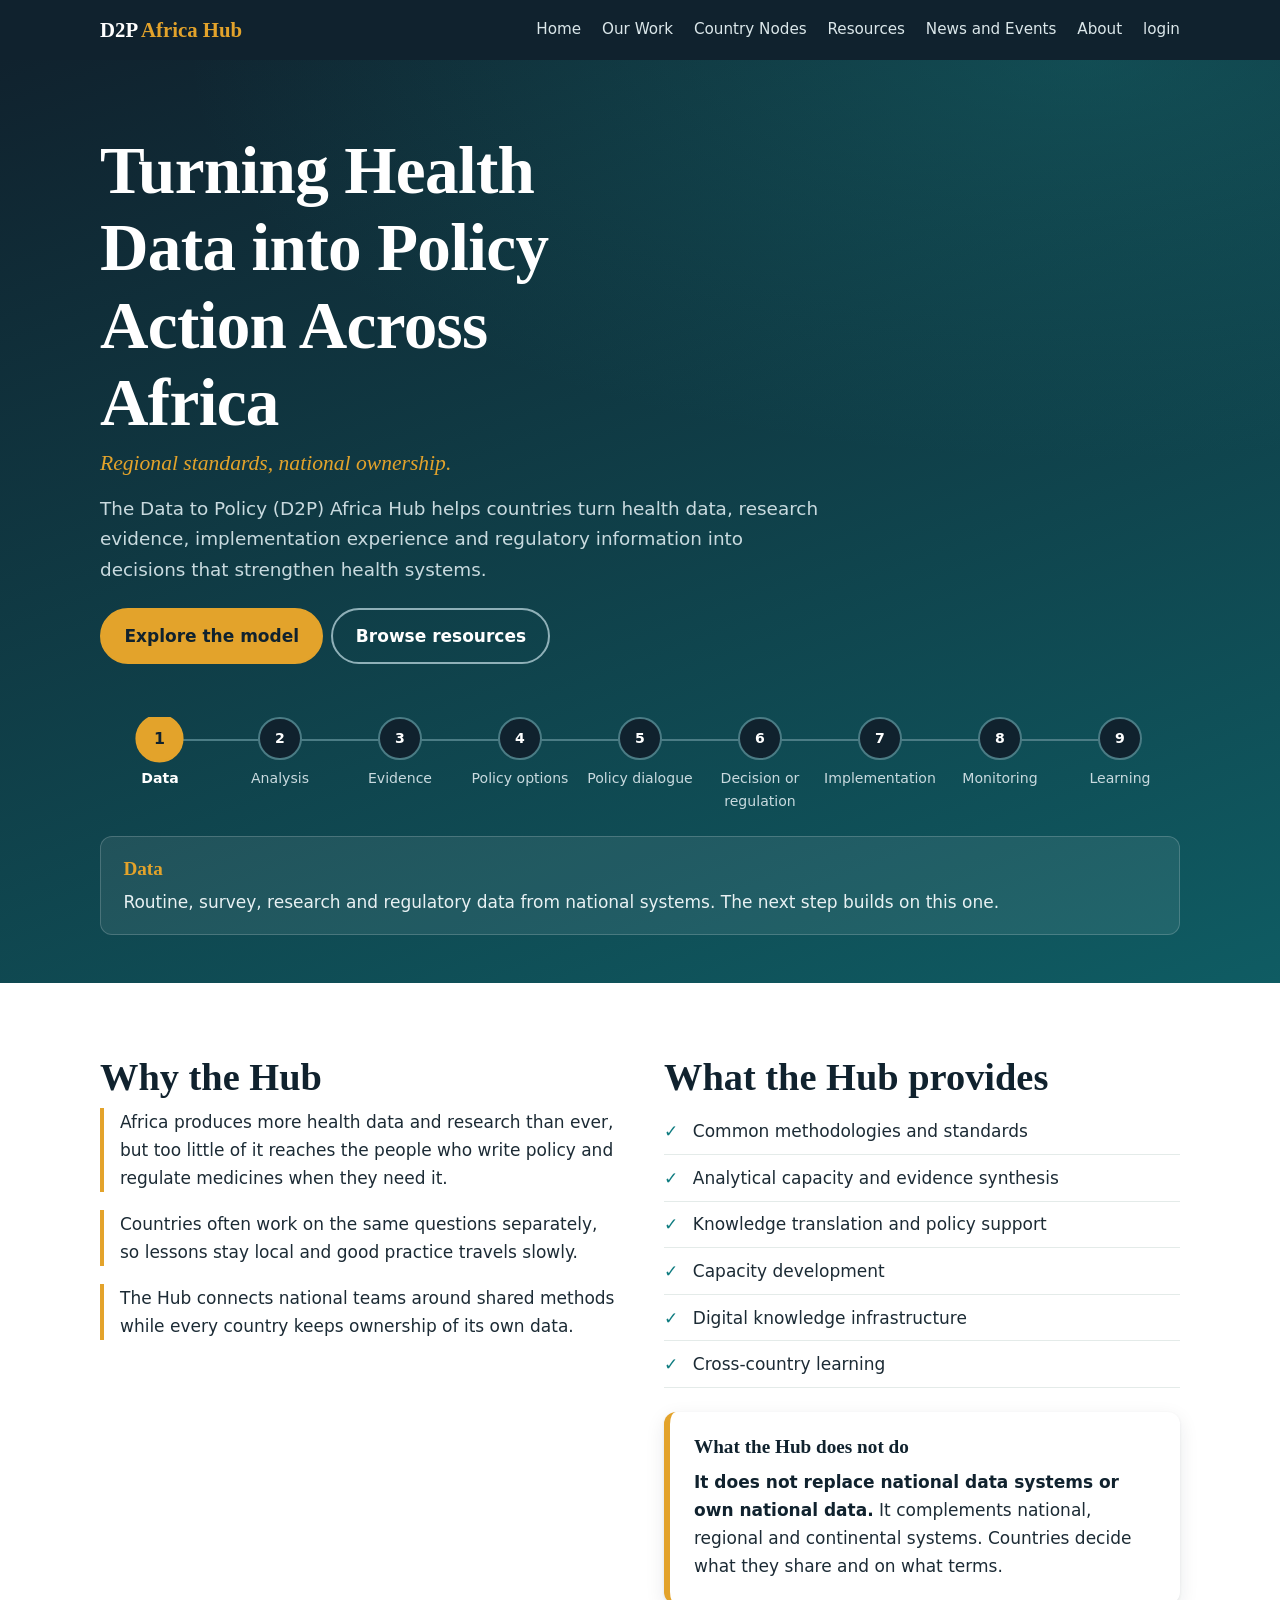
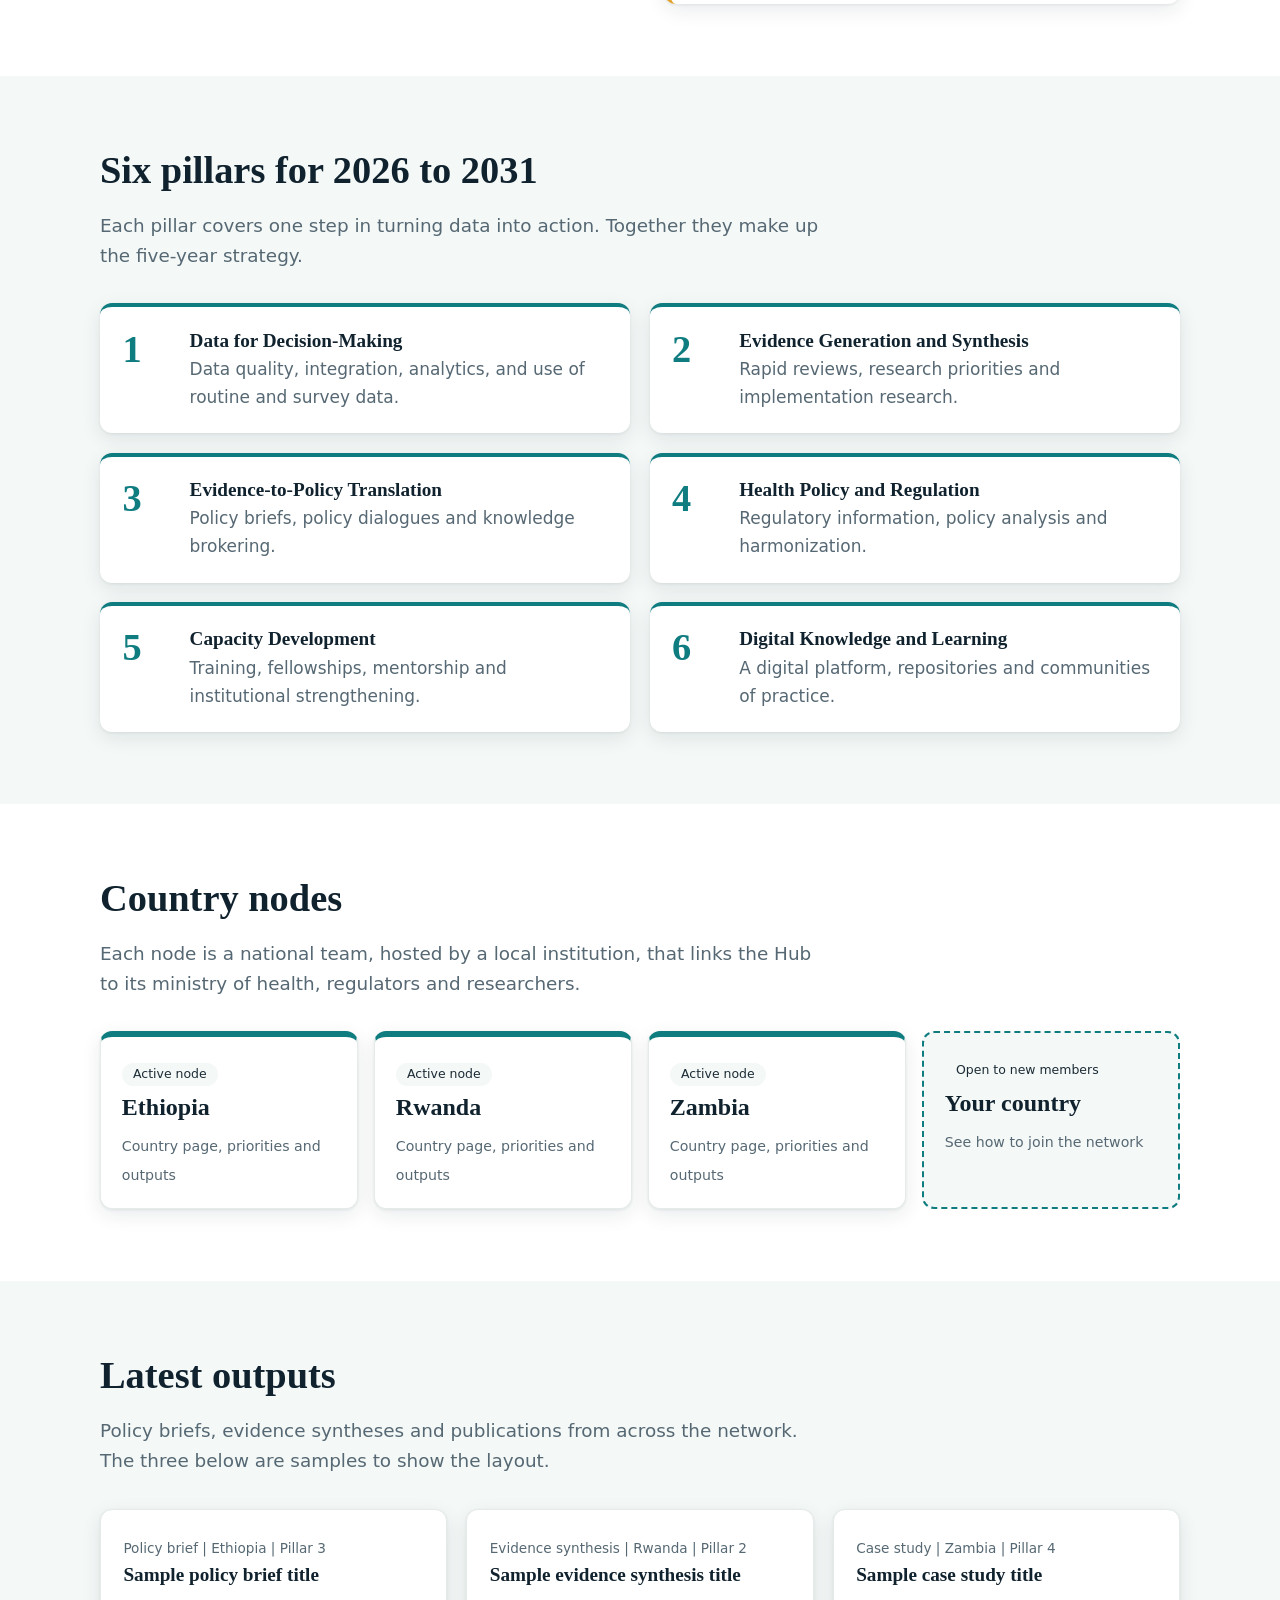
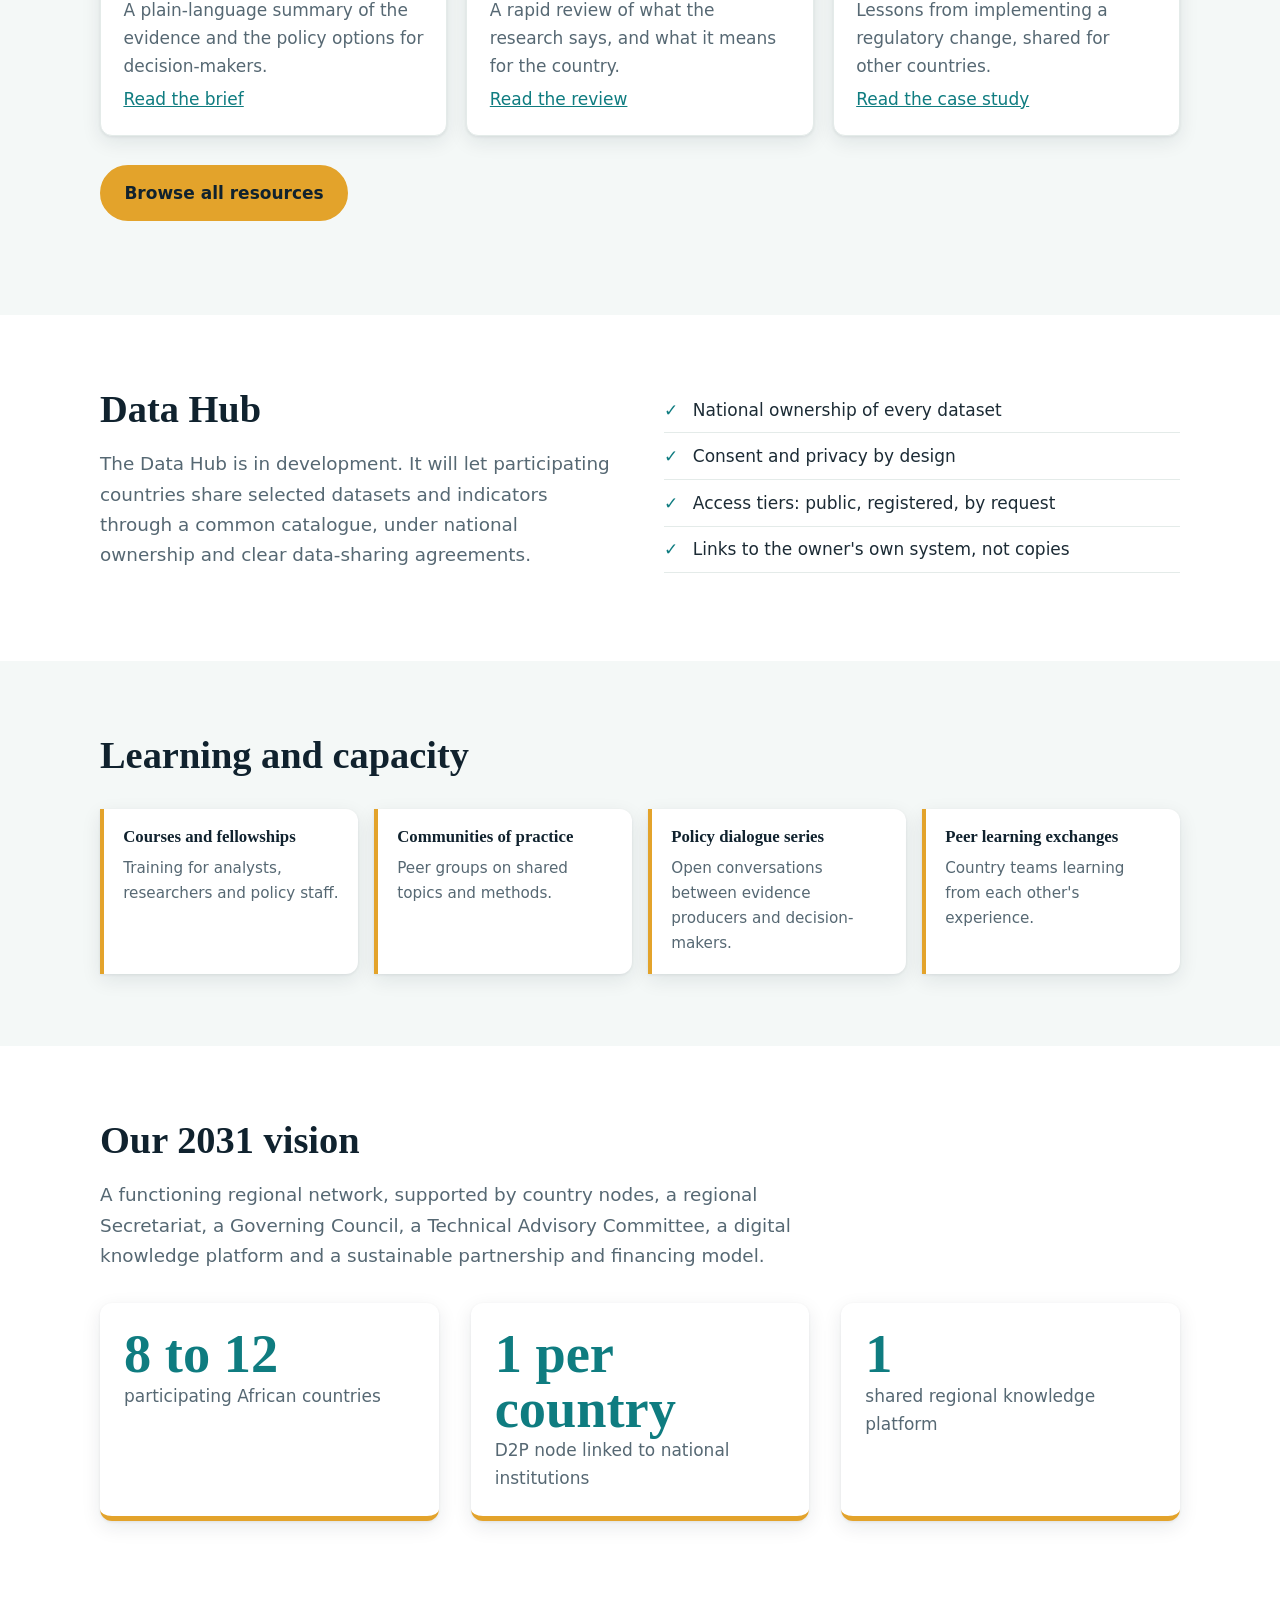
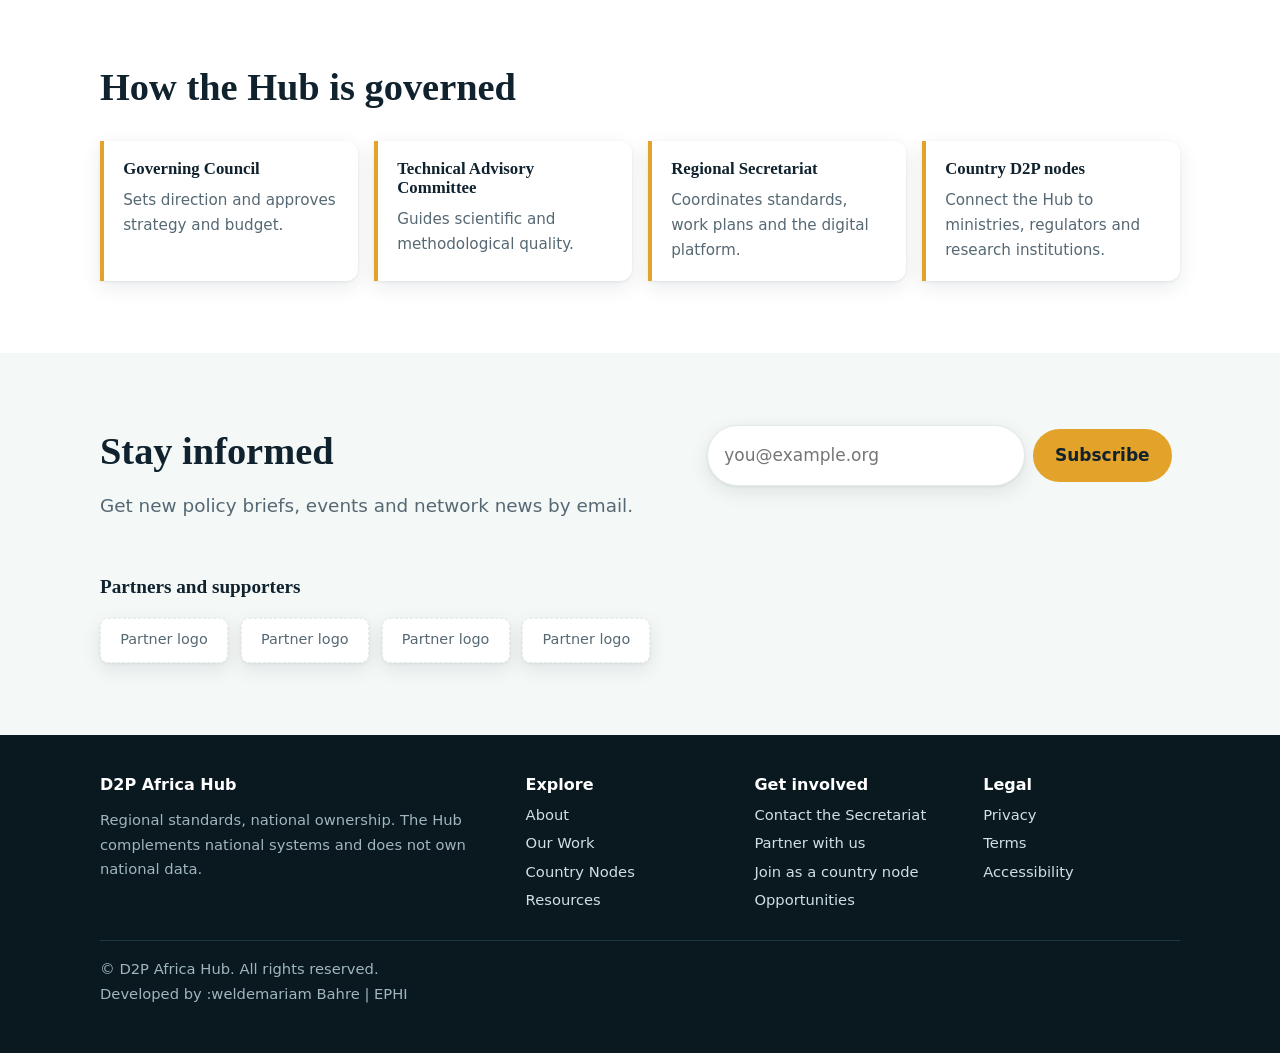
<file: index.html>
<!doctype html>
<html lang="en">
<head>
<meta charset="utf-8">
<meta name="viewport" content="width=device-width, initial-scale=1, viewport-fit=cover">
<title>D2P Africa Hub | Turning health data into policy action</title>
 <link rel="stylesheet" href="css/style.css">
</head>

<body>
<header class="top">
 <div class="w bar">
  <a class="brand" href="#top">D2P <b>Africa Hub</b></a>
  <button class="mb" id="mb" aria-expanded="false" aria-controls="nav">Menu</button>
  <nav class="main" id="nav" aria-label="Main">
   <a href="index.html">Home</a>
   <a href="Work.html">Our Work</a>
   <a href="Africa_Hub.html">Country Nodes</a>
   <a href="Resources.html">Resources</a> 
   <a href="Events.html">News and Events</a>
   <a href="About.html">About</a>
   <a href="Login.html">login</a>  
  </nav>
 </div>
</header>

<main id="top">
<section class="hero">
 <div class="w">
  <h1>Turning Health Data into Policy Action Across Africa</h1>
  <p class="tag">Regional standards, national ownership.</p>
  <p class="lede">The Data to Policy (D2P) Africa Hub helps countries turn health data, research evidence, implementation experience and regulatory information into decisions that strengthen health systems.</p>
  <p><a class="btn" href="#model">Explore the model</a><a class="btn o" href="#resources">Browse resources</a></p>
  <div class="pipe" id="model">
   <ol class="rail" role="tablist" aria-label="The D2P model"></ol>
   <div class="panel" aria-live="polite"></div>
  </div>
 </div>
</section>

<section class="sec" id="about">
 <div class="w cols">
  <div class="why">
   <h2>Why the Hub</h2>
   <p>Africa produces more health data and research than ever, but too little of it reaches the people who write policy and regulate medicines when they need it.</p>
   <p>Countries often work on the same questions separately, so lessons stay local and good practice travels slowly.</p>
   <p>The Hub connects national teams around shared methods while every country keeps ownership of its own data.</p>
  </div>
  <div>
   <h2>What the Hub provides</h2>
   <ul class="does"><li>Common methodologies and standards</li><li>Analytical capacity and evidence synthesis</li><li>Knowledge translation and policy support</li><li>Capacity development</li><li>Digital knowledge infrastructure</li><li>Cross-country learning</li></ul>
   <div class="not" style="margin-top:1.5rem"><h3>What the Hub does not do</h3><p style="margin:0"><strong>It does not replace national data systems or own national data.</strong> It complements national, regional and continental systems. Countries decide what they share and on what terms.</p></div>
  </div>
 </div>
</section>

<section class="sec alt" id="work">
 <div class="w">
  <h2>Six pillars for 2026 to 2031</h2>
  <p class="lede">Each pillar covers one step in turning data into action. Together they make up the five-year strategy.</p>
  <ul class="pl" id="pillars"></ul>
 </div>
</section>

<section class="sec" id="nodes">
 <div class="w">
  <h2>Country nodes</h2>
  <p class="lede">Each node is a national team, hosted by a local institution, that links the Hub to its ministry of health, regulators and researchers.</p>
  <div class="nodes">
   <a class="node" href="#ethiopia"><span class="badge">Active node</span><h3>Ethiopia</h3><small>Country page, priorities and outputs</small></a>
   <a class="node" href="#rwanda"><span class="badge">Active node</span><h3>Rwanda</h3><small>Country page, priorities and outputs</small></a>
   <a class="node" href="#zambia"><span class="badge">Active node</span><h3>Zambia</h3><small>Country page, priorities and outputs</small></a>
   <a class="node next" href="#involved"><span class="badge">Open to new members</span><h3>Your country</h3><small>See how to join the network</small></a>
  </div>
 </div>
</section>

<section class="sec alt" id="resources">
 <div class="w">
  <h2>Latest outputs</h2>
  <p class="lede">Policy briefs, evidence syntheses and publications from across the network. The three below are samples to show the layout.</p>
  <div class="outs">
   <article class="out"><p class="meta">Policy brief | Ethiopia | Pillar 3</p><h3>Sample policy brief title</h3><p>A plain-language summary of the evidence and the policy options for decision-makers.</p><a href="#resources">Read the brief</a></article>
   <article class="out"><p class="meta">Evidence synthesis | Rwanda | Pillar 2</p><h3>Sample evidence synthesis title</h3><p>A rapid review of what the research says, and what it means for the country.</p><a href="#resources">Read the review</a></article>
   <article class="out"><p class="meta">Case study | Zambia | Pillar 4</p><h3>Sample case study title</h3><p>Lessons from implementing a regulatory change, shared for other countries.</p><a href="#resources">Read the case study</a></article>
  </div>
  <p style="margin-top:1.5rem"><a class="btn" href="#resources">Browse all resources</a></p>
 </div>
</section>

<section class="sec" id="data">
 <div class="w cols">
  <div>
   <h2>Data Hub</h2>
   <p class="lede">The Data Hub is in development. It will let participating countries share selected datasets and indicators through a common catalogue, under national ownership and clear data-sharing agreements.</p>
  </div>
  <div>
   <ul class="does"><li>National ownership of every dataset</li><li>Consent and privacy by design</li><li>Access tiers: public, registered, by request</li><li>Links to the owner's own system, not copies</li></ul>
  </div>
 </div>
</section>

<section class="sec alt" id="learning">
 <div class="w">
  <h2>Learning and capacity</h2>
  <div class="gov">
   <div><h3>Courses and fellowships</h3><p>Training for analysts, researchers and policy staff.</p></div>
   <div><h3>Communities of practice</h3><p>Peer groups on shared topics and methods.</p></div>
   <div><h3>Policy dialogue series</h3><p>Open conversations between evidence producers and decision-makers.</p></div>
   <div><h3>Peer learning exchanges</h3><p>Country teams learning from each other's experience.</p></div>
  </div>
 </div>
</section>

<section class="sec vision">
 <div class="w">
  <h2>Our 2031 vision</h2>
  <p class="lede">A functioning regional network, supported by country nodes, a regional Secretariat, a Governing Council, a Technical Advisory Committee, a digital knowledge platform and a sustainable partnership and financing model.</p>
  <div class="stats"><div><strong>8 to 12</strong><span>participating African countries</span></div><div><strong>1 per country</strong><span>D2P node linked to national institutions</span></div><div><strong>1</strong><span>shared regional knowledge platform</span></div></div>
 </div>
</section>

<section class="sec" id="governance">
 <div class="w">
  <h2>How the Hub is governed</h2>
  <div class="gov">
   <div><h3>Governing Council</h3><p>Sets direction and approves strategy and budget.</p></div>
   <div><h3>Technical Advisory Committee</h3><p>Guides scientific and methodological quality.</p></div>
   <div><h3>Regional Secretariat</h3><p>Coordinates standards, work plans and the digital platform.</p></div>
   <div><h3>Country D2P nodes</h3><p>Connect the Hub to ministries, regulators and research institutions.</p></div>
  </div>
 </div>
</section>

<section class="sec alt" id="news">
 <div class="w news">
  <div><h2>Stay informed</h2><p class="lede">Get new policy briefs, events and network news by email.</p></div>
  <div>
   <form id="nf"><input type="email" required placeholder="you@example.org" aria-label="Email address"><button class="btn" type="submit">Subscribe</button></form>
   <p id="ok" role="status"></p>
  </div>
 </div>
 <div class="w"><h3 style="margin-top:2rem">Partners and supporters</h3><div class="logos"><span>Partner logo</span><span>Partner logo</span><span>Partner logo</span><span>Partner logo</span></div></div>
</section>
</main>

<footer id="involved">
 <div class="w">
  <div class="f">
   <div><h3>D2P Africa Hub</h3><p>Regional standards, national ownership. The Hub complements national systems and does not own national data.</p></div>
   <div><h3>Explore</h3><a href="#about">About</a><a href="#work">Our Work</a><a href="#nodes">Country Nodes</a><a href="#resources">Resources</a></div>
   <div><h3>Get involved</h3><a href="#involved">Contact the Secretariat</a><a href="#involved">Partner with us</a><a href="#involved">Join as a country node</a><a href="#involved">Opportunities</a></div>
   <div><h3>Legal</h3><a href="#top">Privacy</a><a href="#top">Terms</a><a href="#top">Accessibility</a></div>
  </div>
  <p class="ow">&copy; D2P Africa Hub. All rights reserved. <br> Developed by :weldemariam Bahre | EPHI </p>
 </div>
</footer>
<script src="js/script.js"></script>
 </body>
</html>
</file>
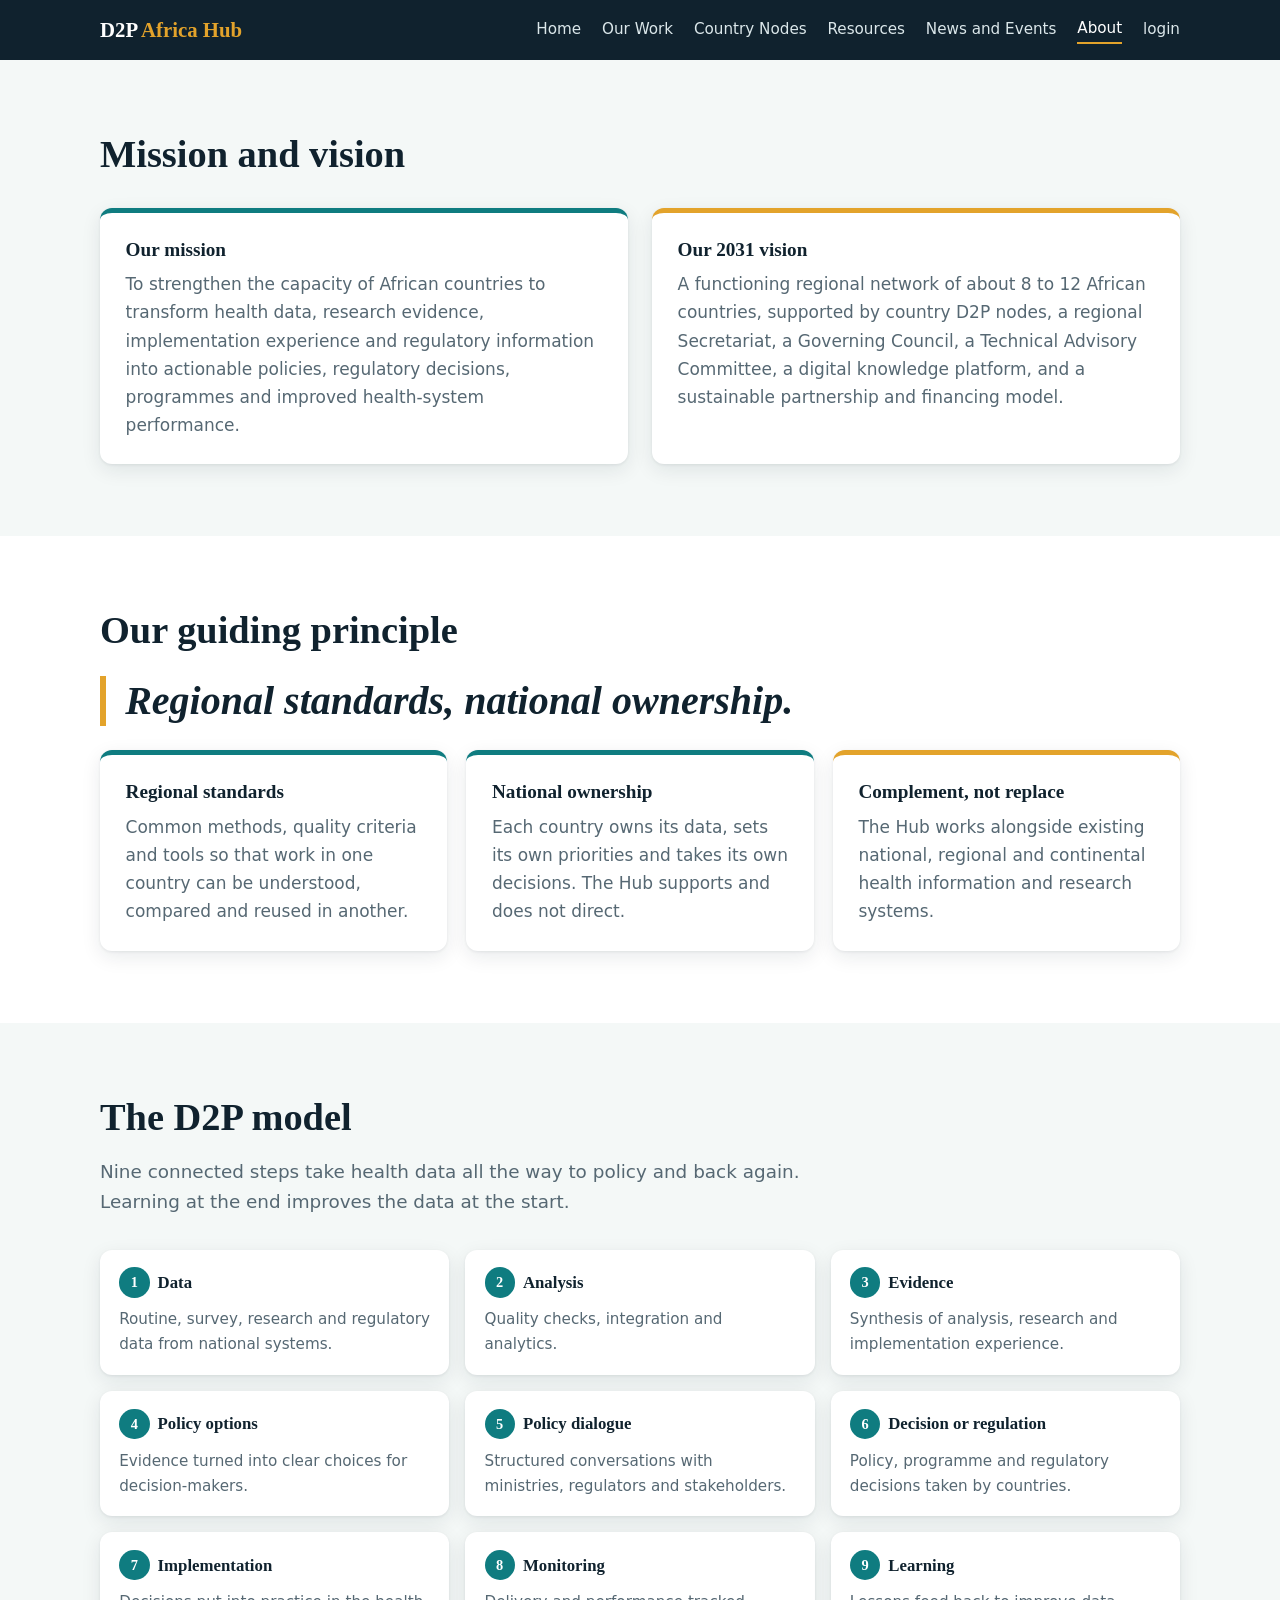
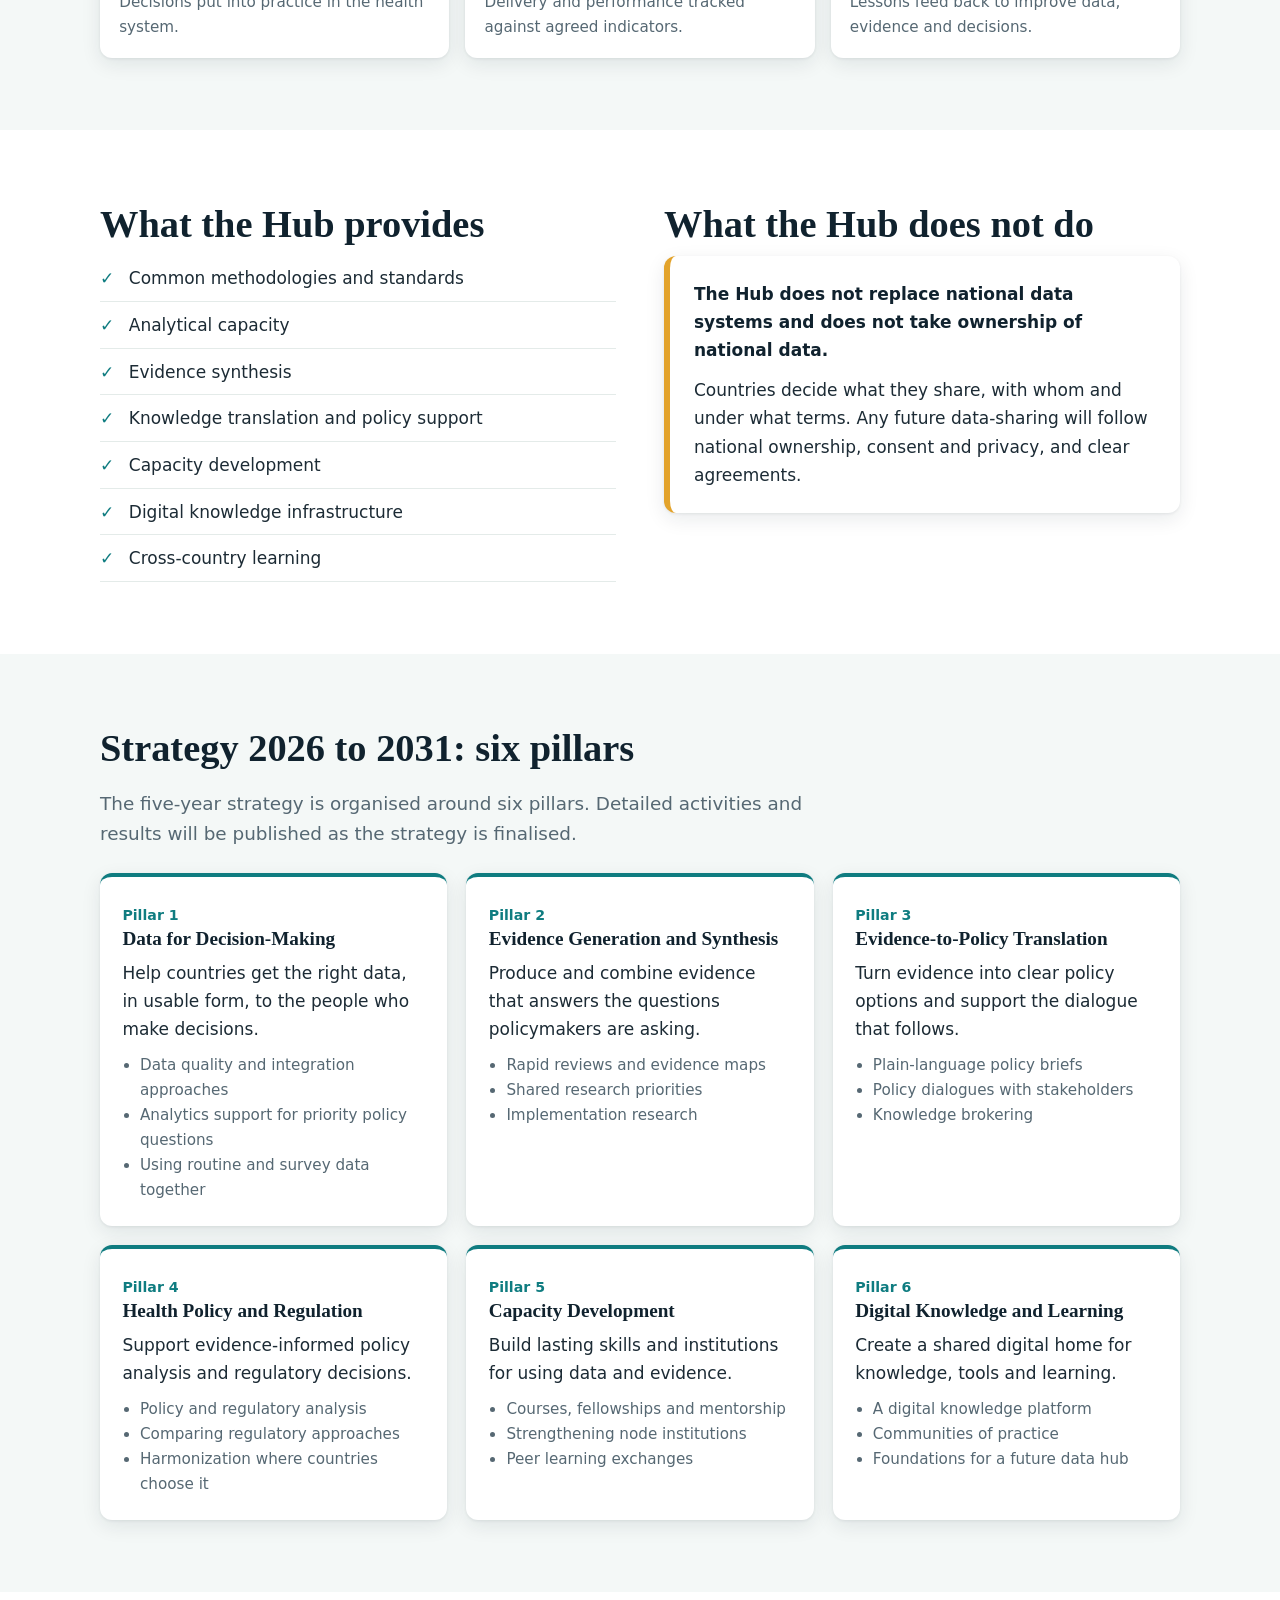
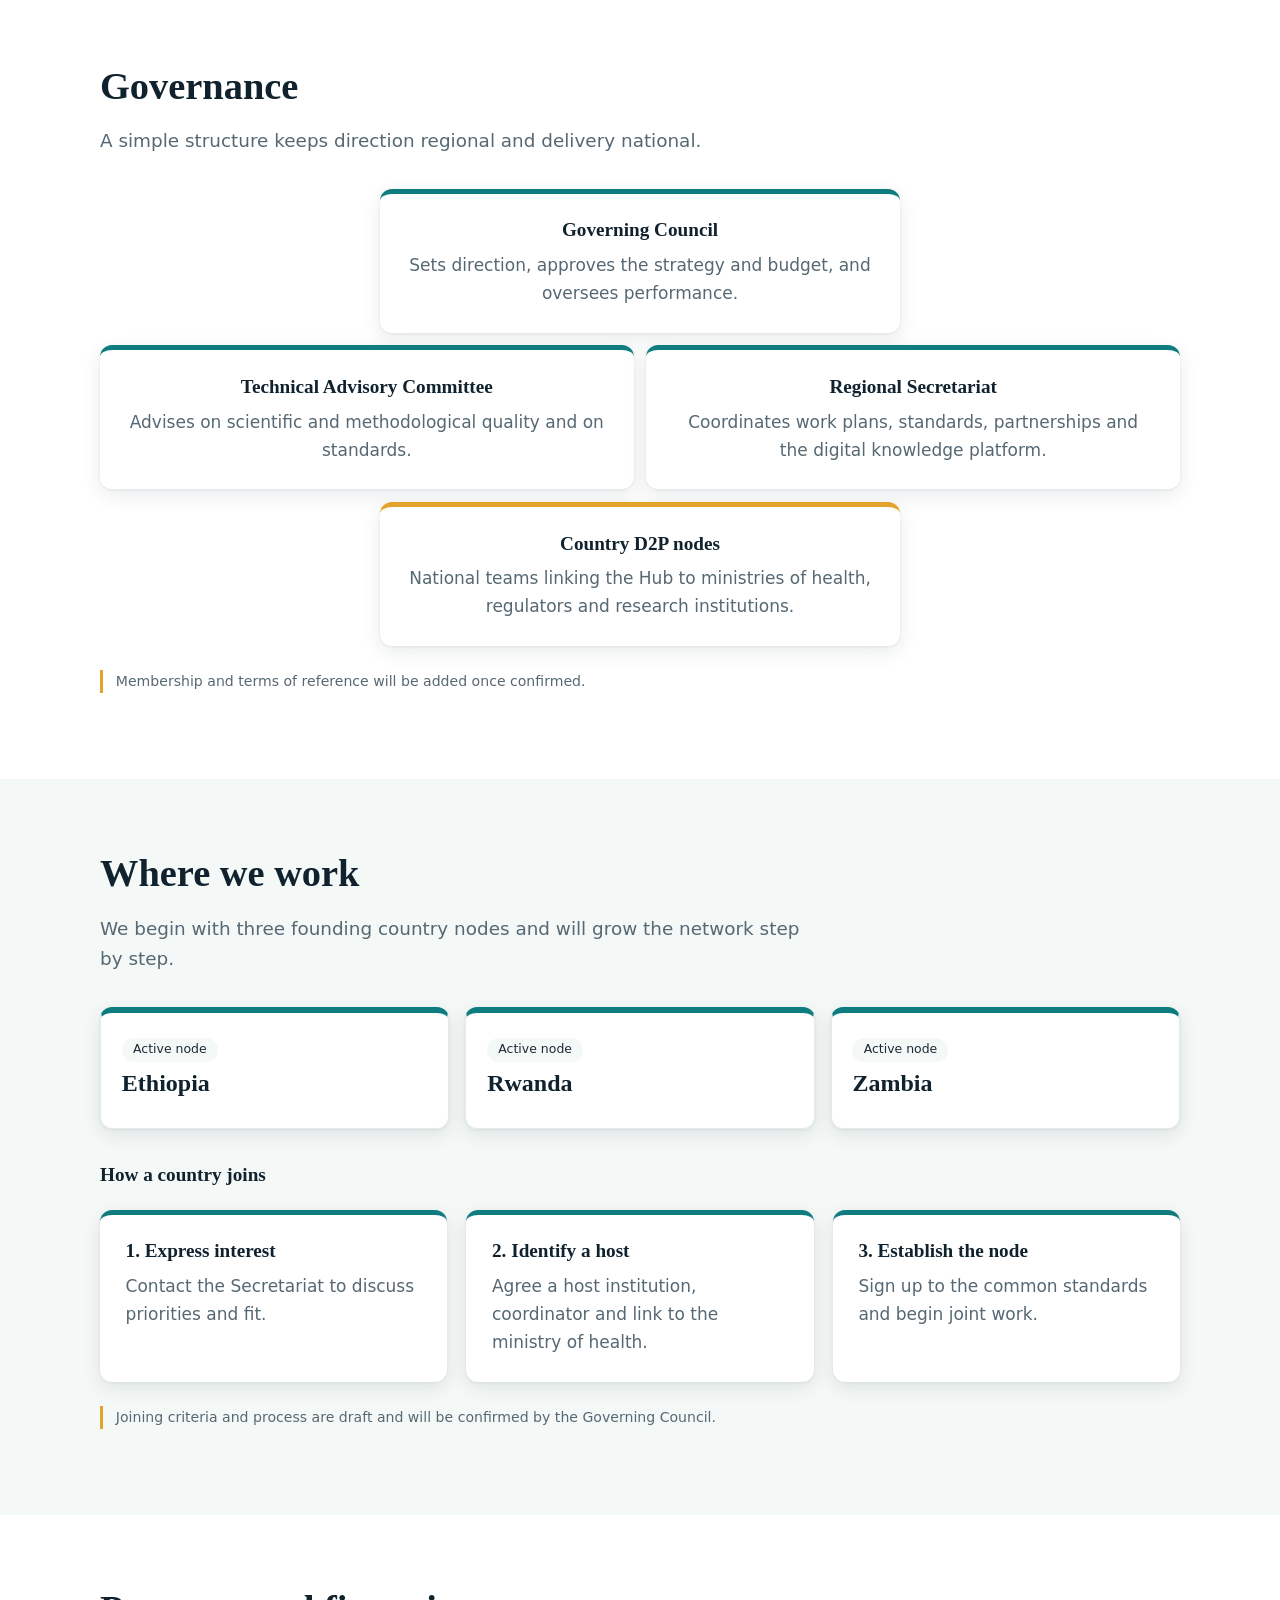
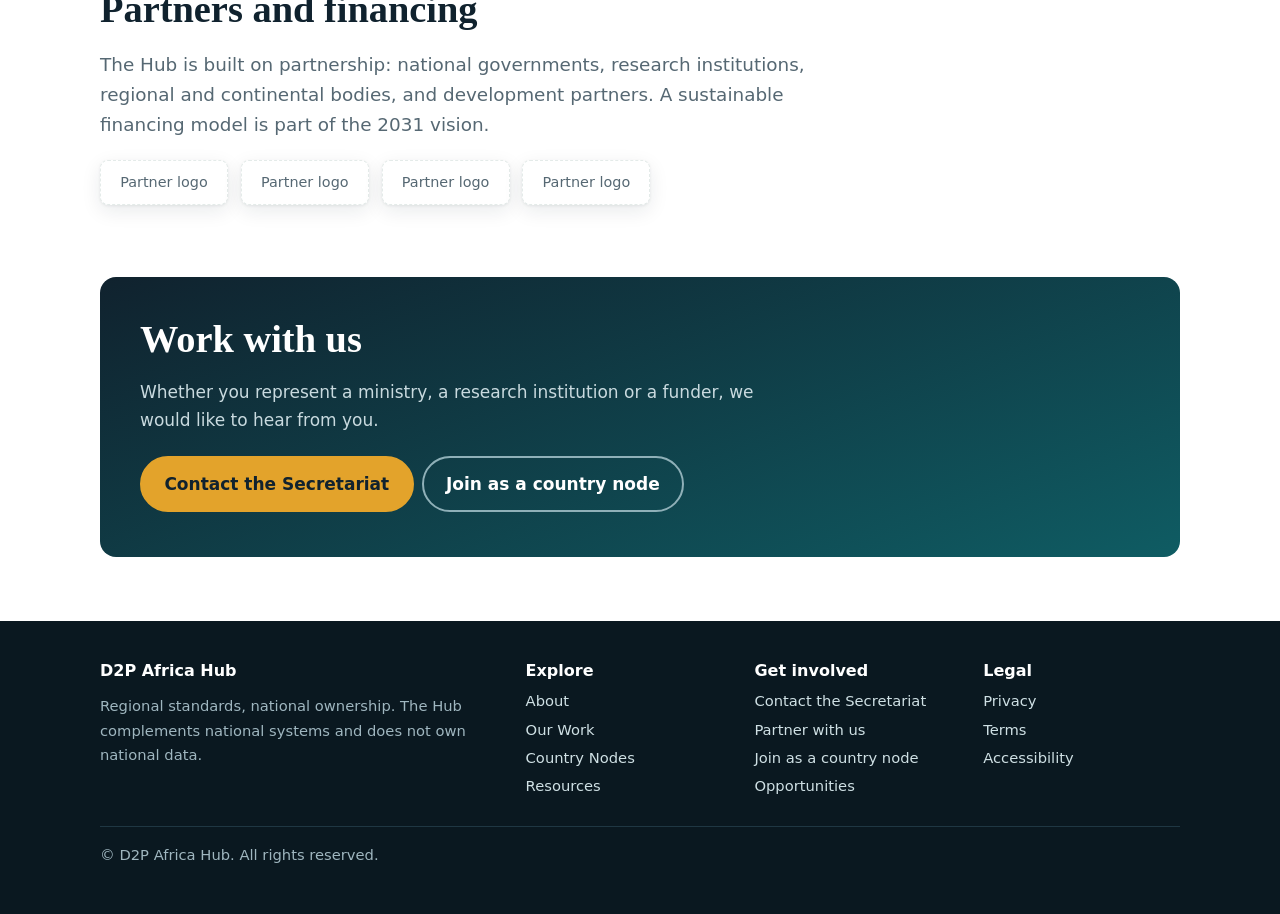
<file: About.html>
<!doctype html>
<html lang="en">
<head>
<meta charset="utf-8">
<meta name="viewport" content="width=device-width, initial-scale=1, viewport-fit=cover">
<title>About | D2P Africa Hub</title>
<style>
:root{--ink:#10222e;--lagoon:#0f7c80;--ochre:#e3a32b;--paper:#ffffff;--sage:#f4f8f7;--text:#1c2b35;--muted:#566873;--line:#e4ebe9;--sh:0 6px 20px rgba(16,34,46,.09),0 1px 3px rgba(16,34,46,.07);--card:#fff;--hero1:#10222e;--hero2:#0f5c63;
--serif:Georgia,"Iowan Old Style","Times New Roman",serif;--sans:system-ui,-apple-system,"Segoe UI",Roboto,Arial,sans-serif;
box-sizing:border-box;padding-top:env(safe-area-inset-top,0px);padding-bottom:env(safe-area-inset-bottom,0px)}
:root[data-theme="dark"]{--paper:#0c161d;--sage:#122029;--text:#e6eef1;--muted:#9bb0ba;--line:#243845;--card:#12202a;--ink:#e6eef1;--lagoon:#46c2c6;--sh:0 6px 20px rgba(0,0,0,.45)}
html{scroll-behavior:smooth;scroll-padding-top:calc(4.5rem + env(safe-area-inset-top,0px))}
*{box-sizing:border-box}
body{margin:0;background:var(--paper);color:var(--text);font:1.0625rem/1.65 var(--sans)}
a{color:var(--lagoon)}
:focus-visible{outline:3px solid var(--ochre);outline-offset:2px}
.w{max-width:1120px;margin:0 auto;padding:0 1.25rem}
h1,h2,h3{font-family:var(--serif);line-height:1.15;color:var(--ink);margin:0 0 .6rem}
h2{font-size:clamp(1.7rem,3.6vw,2.4rem)}h3{font-size:1.2rem}
.sec{padding:4.5rem 0}.alt{background:var(--sage)}
.lede{max-width:62ch;color:var(--muted);font-size:1.15rem}
/* header */
header.top{position:sticky;top:0;z-index:20;background:#10222e;color:#fff;padding-top:env(safe-area-inset-top,0px)}
.bar{display:flex;align-items:center;justify-content:space-between;gap:1rem;min-height:3.75rem}
.brand{font:700 1.3rem var(--serif);color:#fff;text-decoration:none}.brand b{color:var(--ochre)}
nav.main{display:flex;gap:1.3rem;align-items:center}nav.main a{color:#dbe7ea;text-decoration:none;font-size:.95rem}
nav.main a:hover{color:#fff}
.join{background:var(--ochre);color:#10222e!important;padding:.45rem 1rem;border-radius:999px;font-weight:700}
.mb{display:none;background:none;border:1px solid #6b8591;color:#fff;border-radius:6px;padding:.35rem .8rem;font:inherit}
.util{background:#0a1820;color:#9fb6bf;font-size:.82rem}.util .w{display:flex;justify-content:flex-end;gap:1.2rem;padding-top:.3rem;padding-bottom:.3rem}
.util a,.util button{color:#9fb6bf;text-decoration:none;background:none;border:0;font:inherit;cursor:pointer}
@media(max-width:860px){.mb{display:block}nav.main{display:none;position:absolute;left:0;right:0;top:100%;background:#10222e;flex-direction:column;align-items:flex-start;padding:1rem 1.25rem 1.5rem}nav.main.open{display:flex}}
/* hero */
.hero{background:radial-gradient(900px 400px at 85% 0,#17808055,transparent),linear-gradient(160deg,var(--hero1),var(--hero2));color:#fff;padding:4.5rem 0 3rem}
.hero h1{color:#fff;font-size:clamp(2.3rem,6vw,4.2rem);max-width:15ch;letter-spacing:-.01em}
.hero .tag{font:italic 1.35rem var(--serif);color:var(--ochre);margin:.2rem 0 1rem}
.hero p.lede{color:#c9dadf}
.btn{display:inline-block;padding:.75rem 1.4rem;border-radius:999px;font-weight:700;text-decoration:none;background:var(--ochre);color:#10222e;border:2px solid var(--ochre);margin:.3rem .5rem .3rem 0}
.btn.o{background:transparent;color:#fff;border-color:#8fb0b8}
/* pipeline */
.pipe{margin-top:3rem}
.rail{display:flex;list-style:none;margin:0;padding:0;overflow-x:auto;gap:0;scrollbar-width:thin}
.rail li{flex:1 0 108px;position:relative;text-align:center}
.rail li:not(:last-child)::after{content:"";position:absolute;top:1.35rem;left:50%;width:100%;height:2px;background:#4b7c85}
.rail button{position:relative;z-index:1;background:none;border:0;color:#c9dadf;font:inherit;font-size:.88rem;cursor:pointer;padding:0 .2rem;width:100%}
.rail .dot{display:grid;place-items:center;width:2.7rem;height:2.7rem;margin:0 auto .4rem;border-radius:50%;background:#10222e;border:2px solid #4b7c85;font-weight:700;color:#fff}
.rail button[aria-selected=true] .dot{background:var(--ochre);border-color:var(--ochre);color:#10222e;transform:scale(1.12)}
.rail button[aria-selected=true]{color:#fff;font-weight:700}
.panel{margin-top:1.4rem;background:#ffffff14;border:1px solid #ffffff2e;border-radius:12px;padding:1.1rem 1.4rem;min-height:5.5rem}
.panel strong{font:600 1.2rem var(--serif);color:var(--ochre)}.panel p{margin:.3rem 0 0;color:#e8f1f3}
/* two col */
.cols{display:grid;grid-template-columns:1fr 1fr;gap:3rem;align-items:start}
@media(max-width:800px){.cols{grid-template-columns:1fr;gap:1.5rem}}
.why p{border-left:4px solid var(--ochre);padding-left:1rem;margin:0 0 1.1rem}
.does{list-style:none;padding:0;margin:0}.does li{padding:.55rem 0 .55rem 1.8rem;border-bottom:1px solid var(--line);position:relative}
.does li::before{content:"\2713";position:absolute;left:0;color:var(--lagoon);font-weight:700}
.not{background:var(--card);color:var(--text);border-left:6px solid var(--ochre);border-radius:12px;padding:1.5rem;box-shadow:var(--sh)}.not h3{color:var(--ink)}.not strong{color:var(--ink)}
/* pillars */
.pl{list-style:none;margin:2rem 0 0;padding:0;display:grid;grid-template-columns:1fr 1fr;gap:1.2rem}
@media(max-width:800px){.pl{grid-template-columns:1fr}}
.pl li{display:grid;grid-template-columns:3.2rem 1fr;gap:1rem;padding:1.4rem;background:var(--card);border-radius:12px;box-shadow:var(--sh);border-top:4px solid var(--lagoon)}
.pl .n{font:700 2.4rem/1 var(--serif);color:var(--lagoon)}
.pl h3{margin-bottom:.2rem}.pl p{margin:0;color:var(--muted)}
.pl a{text-decoration:none;color:inherit}.pl a:hover h3{color:var(--lagoon)}
/* nodes */
.nodes{display:grid;grid-template-columns:repeat(4,1fr);gap:1rem;margin-top:2rem}
@media(max-width:900px){.nodes{grid-template-columns:1fr 1fr}}@media(max-width:560px){.nodes{grid-template-columns:1fr}}
.node{background:var(--card);border:1px solid var(--line);border-top:6px solid var(--lagoon);border-radius:12px;padding:1.3rem;box-shadow:var(--sh);text-decoration:none;color:var(--text)}
.node h3{font-size:1.5rem}.node small{color:var(--muted)}
.node.next{border:2px dashed var(--lagoon);border-top-width:2px;box-shadow:none;background:var(--sage)}
.badge{display:inline-block;font-size:.78rem;background:var(--sage);border-radius:999px;padding:.1rem .7rem;margin-bottom:.5rem}
/* outputs */
.outs{display:grid;grid-template-columns:repeat(3,1fr);gap:1.2rem;margin-top:2rem}
@media(max-width:860px){.outs{grid-template-columns:1fr}}
.out{background:var(--card);border:1px solid var(--line);border-radius:12px;padding:1.4rem;box-shadow:var(--sh)}
.out p{margin:.3rem 0;color:var(--muted)}.meta{font-size:.85rem;color:var(--muted)}
/* vision */
.vision{background:var(--paper)}
.stats{display:grid;grid-template-columns:repeat(3,1fr);gap:2rem;margin-top:2rem}
@media(max-width:760px){.stats{grid-template-columns:1fr}}
.stats>div{background:var(--card);border-radius:12px;padding:1.5rem;box-shadow:var(--sh);border-bottom:5px solid var(--ochre)}
.stats strong{display:block;font:700 clamp(2.4rem,5vw,3.4rem)/1 var(--serif);color:var(--lagoon)}
.stats span{color:var(--muted)}
/* governance */
.gov{display:grid;grid-template-columns:repeat(4,1fr);gap:1rem;margin-top:2rem}
@media(max-width:900px){.gov{grid-template-columns:1fr 1fr}}@media(max-width:560px){.gov{grid-template-columns:1fr}}
.gov div{border-left:4px solid var(--ochre);background:var(--card);padding:1.1rem 1.2rem;border-radius:0 12px 12px 0;box-shadow:var(--sh)}
.gov h3{font-size:1.05rem}.gov p{margin:0;font-size:.95rem;color:var(--muted)}
/* footer */
.news{display:grid;grid-template-columns:1.2fr 1fr;gap:2.5rem;align-items:center}
@media(max-width:800px){.news{grid-template-columns:1fr}}
.news form{display:flex;gap:.5rem;flex-wrap:wrap}
.news input{box-shadow:var(--sh);flex:1 1 220px;padding:.8rem 1rem;border-radius:999px;border:1px solid var(--line);background:var(--card);color:var(--text);font:inherit}
.news button{border:0;cursor:pointer;font:inherit;font-weight:700}
#ok{color:var(--lagoon);font-weight:600;min-height:1.5rem}
.logos{display:flex;gap:.8rem;flex-wrap:wrap;margin-top:1.2rem}.logos span{border:1px dashed var(--line);border-radius:8px;padding:.6rem 1.2rem;background:var(--card);box-shadow:var(--sh);color:var(--muted);font-size:.9rem}
footer{background:#0a1820;color:#9fb6bf;padding:2.5rem 0 calc(2rem + env(safe-area-inset-bottom,0px));font-size:.92rem}
footer .f{display:grid;grid-template-columns:2fr 1fr 1fr 1fr;gap:2rem}
@media(max-width:800px){footer .f{grid-template-columns:1fr 1fr}}
footer a{color:#cfe0e4;display:block;text-decoration:none;margin:.25rem 0}footer h3{color:#fff;font:600 1rem var(--sans)}
footer .ow{border-top:1px solid #1f3743;margin-top:1.5rem;padding-top:1rem}
@media(prefers-reduced-motion:reduce){html{scroll-behavior:auto}*{transition:none!important}}

.ph{background:radial-gradient(900px 360px at 85% 0,#17808055,transparent),linear-gradient(160deg,var(--hero1),var(--hero2));color:#fff;padding:3.5rem 0 2.5rem}
.ph h1{color:#fff;font-size:clamp(2.1rem,5vw,3.4rem);max-width:18ch}.ph .lede{color:#c9dadf}
.chips{display:flex;flex-wrap:wrap;gap:.5rem;margin-top:1.5rem}.chips a{color:#fff;text-decoration:none;border:1px solid #8fb0b8;border-radius:999px;padding:.35rem .95rem;font-size:.9rem}.chips a:hover{background:#ffffff22}
.two{display:grid;grid-template-columns:1fr 1fr;gap:1.5rem;margin-top:2rem}@media(max-width:800px){.two{grid-template-columns:1fr}}
.cd{background:var(--card);border-radius:12px;padding:1.6rem;box-shadow:var(--sh);border-top:5px solid var(--lagoon)}.cd.g{border-top-color:var(--ochre)}.cd p{margin:.4rem 0 0;color:var(--muted)}
.big{font:italic 600 clamp(1.6rem,4vw,2.5rem)/1.25 var(--serif);color:var(--ink);border-left:6px solid var(--ochre);padding-left:1.2rem;margin:1.5rem 0}
.three{display:grid;grid-template-columns:repeat(3,1fr);gap:1.2rem;margin-top:1.5rem}@media(max-width:860px){.three{grid-template-columns:1fr}}
.chain{display:grid;grid-template-columns:repeat(3,1fr);gap:1rem;margin-top:2rem;counter-reset:s}@media(max-width:860px){.chain{grid-template-columns:1fr 1fr}}@media(max-width:560px){.chain{grid-template-columns:1fr}}
.chain div{background:var(--card);border-radius:12px;padding:1.1rem 1.2rem;box-shadow:var(--sh)}.chain b{display:inline-grid;place-items:center;width:1.9rem;height:1.9rem;border-radius:50%;background:var(--lagoon);color:#fff;margin-right:.5rem;font-size:.9rem}
.chain h3{display:flex;align-items:center;font-size:1.05rem}.chain p{margin:.2rem 0 0;color:var(--muted);font-size:.95rem}
.pc{background:var(--card);border-radius:12px;padding:1.4rem;box-shadow:var(--sh);border-top:4px solid var(--lagoon)}.pc ul{margin:.6rem 0 0;padding-left:1.1rem;color:var(--muted);font-size:.95rem}.pc p{margin:.3rem 0;color:var(--text)}.pc small{color:var(--lagoon);font-weight:700}
.tree{display:grid;gap:.8rem;margin-top:2rem}.tree .row{display:grid;gap:.8rem}.tree .r2{grid-template-columns:1fr 1fr}.tree .r1{grid-template-columns:minmax(0,520px);justify-content:center}.tree .r3{grid-template-columns:minmax(0,520px);justify-content:center}
@media(max-width:700px){.tree .r2{grid-template-columns:1fr}}
.tree .cd{text-align:center}.tree .cd.g{background:var(--paper)}
.stp{display:grid;grid-template-columns:repeat(3,1fr);gap:1.2rem;margin-top:1.5rem;counter-reset:q}@media(max-width:860px){.stp{grid-template-columns:1fr}}
.cta{background:linear-gradient(160deg,var(--hero1),var(--hero2));color:#fff;border-radius:16px;padding:2.5rem;margin:0 0 4rem}.cta h2{color:#fff}.cta p{color:#c9dadf;max-width:60ch}
.note{font-size:.88rem;color:var(--muted);border-left:3px solid var(--ochre);padding-left:.8rem;margin-top:1.5rem}
</style>
</head>
<body>
<header class="top">
 <div class="w bar">
  <a class="brand" href="#top">D2P <b>Africa Hub</b></a>
  <button class="mb" id="mb" aria-expanded="false" aria-controls="nav">Menu</button>
  <nav class="main" id="nav" aria-label="Main">
  <a href="index.html">Home</a>
   <a href="Work.html">Our Work</a>
   <a href="Africa_Hub.html">Country Nodes</a>
   <a href="Resources.html">Resources</a> 
   <a href="Events.html">News and Events</a>
   <a href="About.html" aria-current="page" style="color:#fff;border-bottom:2px solid var(--ochre)">About</a>
   <a href="Login.html">login</a>  
  
 
  </nav>
 </div>
</header>

<main id="top">
<section class="sec alt" id="mission"><div class="w">
 <h2>Mission and vision</h2>
 <div class="two">
  <div class="cd"><h3>Our mission</h3><p>To strengthen the capacity of African countries to transform health data, research evidence, implementation experience and regulatory information into actionable policies, regulatory decisions, programmes and improved health-system performance.</p></div>
  <div class="cd g"><h3>Our 2031 vision</h3><p>A functioning regional network of about 8 to 12 African countries, supported by country D2P nodes, a regional Secretariat, a Governing Council, a Technical Advisory Committee, a digital knowledge platform, and a sustainable partnership and financing model.</p></div>
 </div>
</div></section>

<section class="sec" id="principle"><div class="w">
 <h2>Our guiding principle</h2>
 <p class="big">Regional standards, national ownership.</p>
 <div class="three">
  <div class="cd"><h3>Regional standards</h3><p>Common methods, quality criteria and tools so that work in one country can be understood, compared and reused in another.</p></div>
  <div class="cd"><h3>National ownership</h3><p>Each country owns its data, sets its own priorities and takes its own decisions. The Hub supports and does not direct.</p></div>
  <div class="cd g"><h3>Complement, not replace</h3><p>The Hub works alongside existing national, regional and continental health information and research systems.</p></div>
 </div>
</div></section>

<section class="sec alt" id="model"><div class="w">
 <h2>The D2P model</h2>
 <p class="lede">Nine connected steps take health data all the way to policy and back again. Learning at the end improves the data at the start.</p>
 <div class="chain"><div><h3><b>1</b>Data</h3><p>Routine, survey, research and regulatory data from national systems.</p></div><div><h3><b>2</b>Analysis</h3><p>Quality checks, integration and analytics.</p></div><div><h3><b>3</b>Evidence</h3><p>Synthesis of analysis, research and implementation experience.</p></div><div><h3><b>4</b>Policy options</h3><p>Evidence turned into clear choices for decision-makers.</p></div><div><h3><b>5</b>Policy dialogue</h3><p>Structured conversations with ministries, regulators and stakeholders.</p></div><div><h3><b>6</b>Decision or regulation</h3><p>Policy, programme and regulatory decisions taken by countries.</p></div><div><h3><b>7</b>Implementation</h3><p>Decisions put into practice in the health system.</p></div><div><h3><b>8</b>Monitoring</h3><p>Delivery and performance tracked against agreed indicators.</p></div><div><h3><b>9</b>Learning</h3><p>Lessons feed back to improve data, evidence and decisions.</p></div></div>
</div></section>

<section class="sec" id="does"><div class="w cols">
 <div><h2>What the Hub provides</h2>
  <ul class="does"><li>Common methodologies and standards</li><li>Analytical capacity</li><li>Evidence synthesis</li><li>Knowledge translation and policy support</li><li>Capacity development</li><li>Digital knowledge infrastructure</li><li>Cross-country learning</li></ul></div>
 <div><h2>What the Hub does not do</h2>
  <div class="not"><p style="margin:0"><strong>The Hub does not replace national data systems and does not take ownership of national data.</strong></p><p style="margin:.8rem 0 0">Countries decide what they share, with whom and under what terms. Any future data-sharing will follow national ownership, consent and privacy, and clear agreements.</p></div></div>
</div></section>

<section class="sec alt" id="strategy"><div class="w">
 <h2>Strategy 2026 to 2031: six pillars</h2>
 <p class="lede">The five-year strategy is organised around six pillars. Detailed activities and results will be published as the strategy is finalised.</p>
 <div class="three"><div class="pc"><small>Pillar 1</small><h3>Data for Decision-Making</h3><p>Help countries get the right data, in usable form, to the people who make decisions.</p><ul><li>Data quality and integration approaches</li><li>Analytics support for priority policy questions</li><li>Using routine and survey data together</li></ul></div><div class="pc"><small>Pillar 2</small><h3>Evidence Generation and Synthesis</h3><p>Produce and combine evidence that answers the questions policymakers are asking.</p><ul><li>Rapid reviews and evidence maps</li><li>Shared research priorities</li><li>Implementation research</li></ul></div><div class="pc"><small>Pillar 3</small><h3>Evidence-to-Policy Translation</h3><p>Turn evidence into clear policy options and support the dialogue that follows.</p><ul><li>Plain-language policy briefs</li><li>Policy dialogues with stakeholders</li><li>Knowledge brokering</li></ul></div><div class="pc"><small>Pillar 4</small><h3>Health Policy and Regulation</h3><p>Support evidence-informed policy analysis and regulatory decisions.</p><ul><li>Policy and regulatory analysis</li><li>Comparing regulatory approaches</li><li>Harmonization where countries choose it</li></ul></div><div class="pc"><small>Pillar 5</small><h3>Capacity Development</h3><p>Build lasting skills and institutions for using data and evidence.</p><ul><li>Courses, fellowships and mentorship</li><li>Strengthening node institutions</li><li>Peer learning exchanges</li></ul></div><div class="pc"><small>Pillar 6</small><h3>Digital Knowledge and Learning</h3><p>Create a shared digital home for knowledge, tools and learning.</p><ul><li>A digital knowledge platform</li><li>Communities of practice</li><li>Foundations for a future data hub</li></ul></div></div>
</div></section>

<section class="sec" id="governance"><div class="w">
 <h2>Governance</h2>
 <p class="lede">A simple structure keeps direction regional and delivery national.</p>
 <div class="tree">
  <div class="row r1"><div class="cd"><h3>Governing Council</h3><p>Sets direction, approves the strategy and budget, and oversees performance.</p></div></div>
  <div class="row r2"><div class="cd"><h3>Technical Advisory Committee</h3><p>Advises on scientific and methodological quality and on standards.</p></div><div class="cd"><h3>Regional Secretariat</h3><p>Coordinates work plans, standards, partnerships and the digital knowledge platform.</p></div></div>
  <div class="row r3"><div class="cd g"><h3>Country D2P nodes</h3><p>National teams linking the Hub to ministries of health, regulators and research institutions.</p></div></div>
 </div>
 <p class="note">Membership and terms of reference will be added once confirmed.</p>
</div></section>

<section class="sec alt" id="where"><div class="w">
 <h2>Where we work</h2>
 <p class="lede">We begin with three founding country nodes and will grow the network step by step.</p>
 <div class="nodes" style="grid-template-columns:repeat(3,1fr)">
  <div class="node"><span class="badge">Active node</span><h3>Ethiopia</h3></div>
  <div class="node"><span class="badge">Active node</span><h3>Rwanda</h3></div>
  <div class="node"><span class="badge">Active node</span><h3>Zambia</h3></div>
 </div>
 <h3 style="margin-top:2.2rem">How a country joins</h3>
 <div class="stp">
  <div class="cd"><h3>1. Express interest</h3><p>Contact the Secretariat to discuss priorities and fit.</p></div>
  <div class="cd"><h3>2. Identify a host</h3><p>Agree a host institution, coordinator and link to the ministry of health.</p></div>
  <div class="cd"><h3>3. Establish the node</h3><p>Sign up to the common standards and begin joint work.</p></div>
 </div>
 <p class="note">Joining criteria and process are draft and will be confirmed by the Governing Council.</p>
</div></section>

<section class="sec" id="partners"><div class="w">
 <h2>Partners and financing</h2>
 <p class="lede">The Hub is built on partnership: national governments, research institutions, regional and continental bodies, and development partners. A sustainable financing model is part of the 2031 vision.</p>
 <div class="logos"><span>Partner logo</span><span>Partner logo</span><span>Partner logo</span><span>Partner logo</span></div>
</div></section>

<div class="w"><div class="cta"><h2>Work with us</h2><p>Whether you represent a ministry, a research institution or a funder, we would like to hear from you.</p><a class="btn" href="#involved">Contact the Secretariat</a><a class="btn o" href="#involved">Join as a country node</a></div></div>
</main>

<footer id="involved">
 <div class="w">
  <div class="f">
   <div><h3>D2P Africa Hub</h3><p>Regional standards, national ownership. The Hub complements national systems and does not own national data.</p></div>
   <div><h3>Explore</h3><a href="#about">About</a><a href="#work">Our Work</a><a href="#nodes">Country Nodes</a><a href="#resources">Resources</a></div>
   <div><h3>Get involved</h3><a href="#involved">Contact the Secretariat</a><a href="#involved">Partner with us</a><a href="#involved">Join as a country node</a><a href="#involved">Opportunities</a></div>
   <div><h3>Legal</h3><a href="#top">Privacy</a><a href="#top">Terms</a><a href="#top">Accessibility</a></div>
  </div>
  <p class="ow">&copy; D2P Africa Hub. All rights reserved.</p>
 </div>
</footer>
<script>
var mb=document.getElementById('mb'),nav=document.getElementById('nav');
mb.onclick=function(){var o=nav.classList.toggle('open');mb.setAttribute('aria-expanded',o)};
nav.addEventListener('click',function(){nav.classList.remove('open');mb.setAttribute('aria-expanded',false)});
document.getElementById('th').onclick=function(){var r=document.documentElement;r.dataset.theme=r.dataset.theme==='dark'?'light':'dark'};
</script>
</body>
</html>
</file>
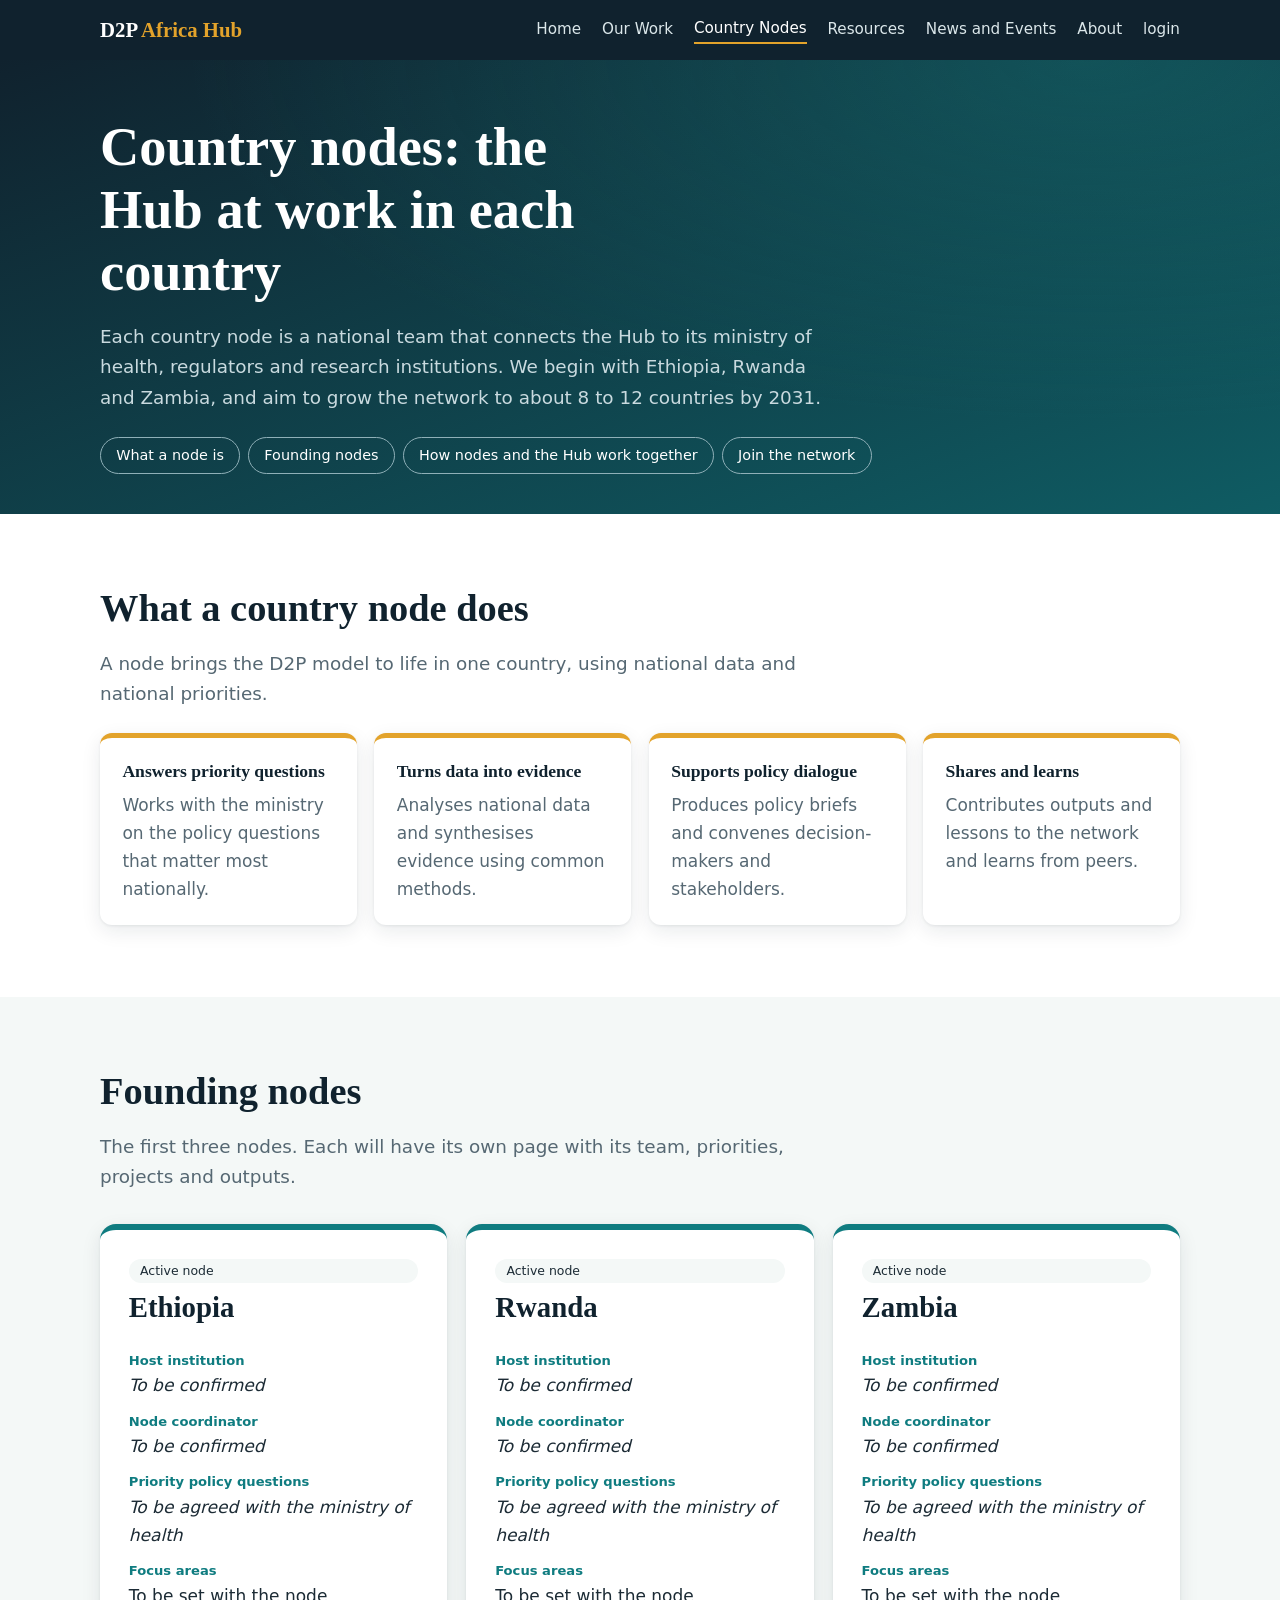
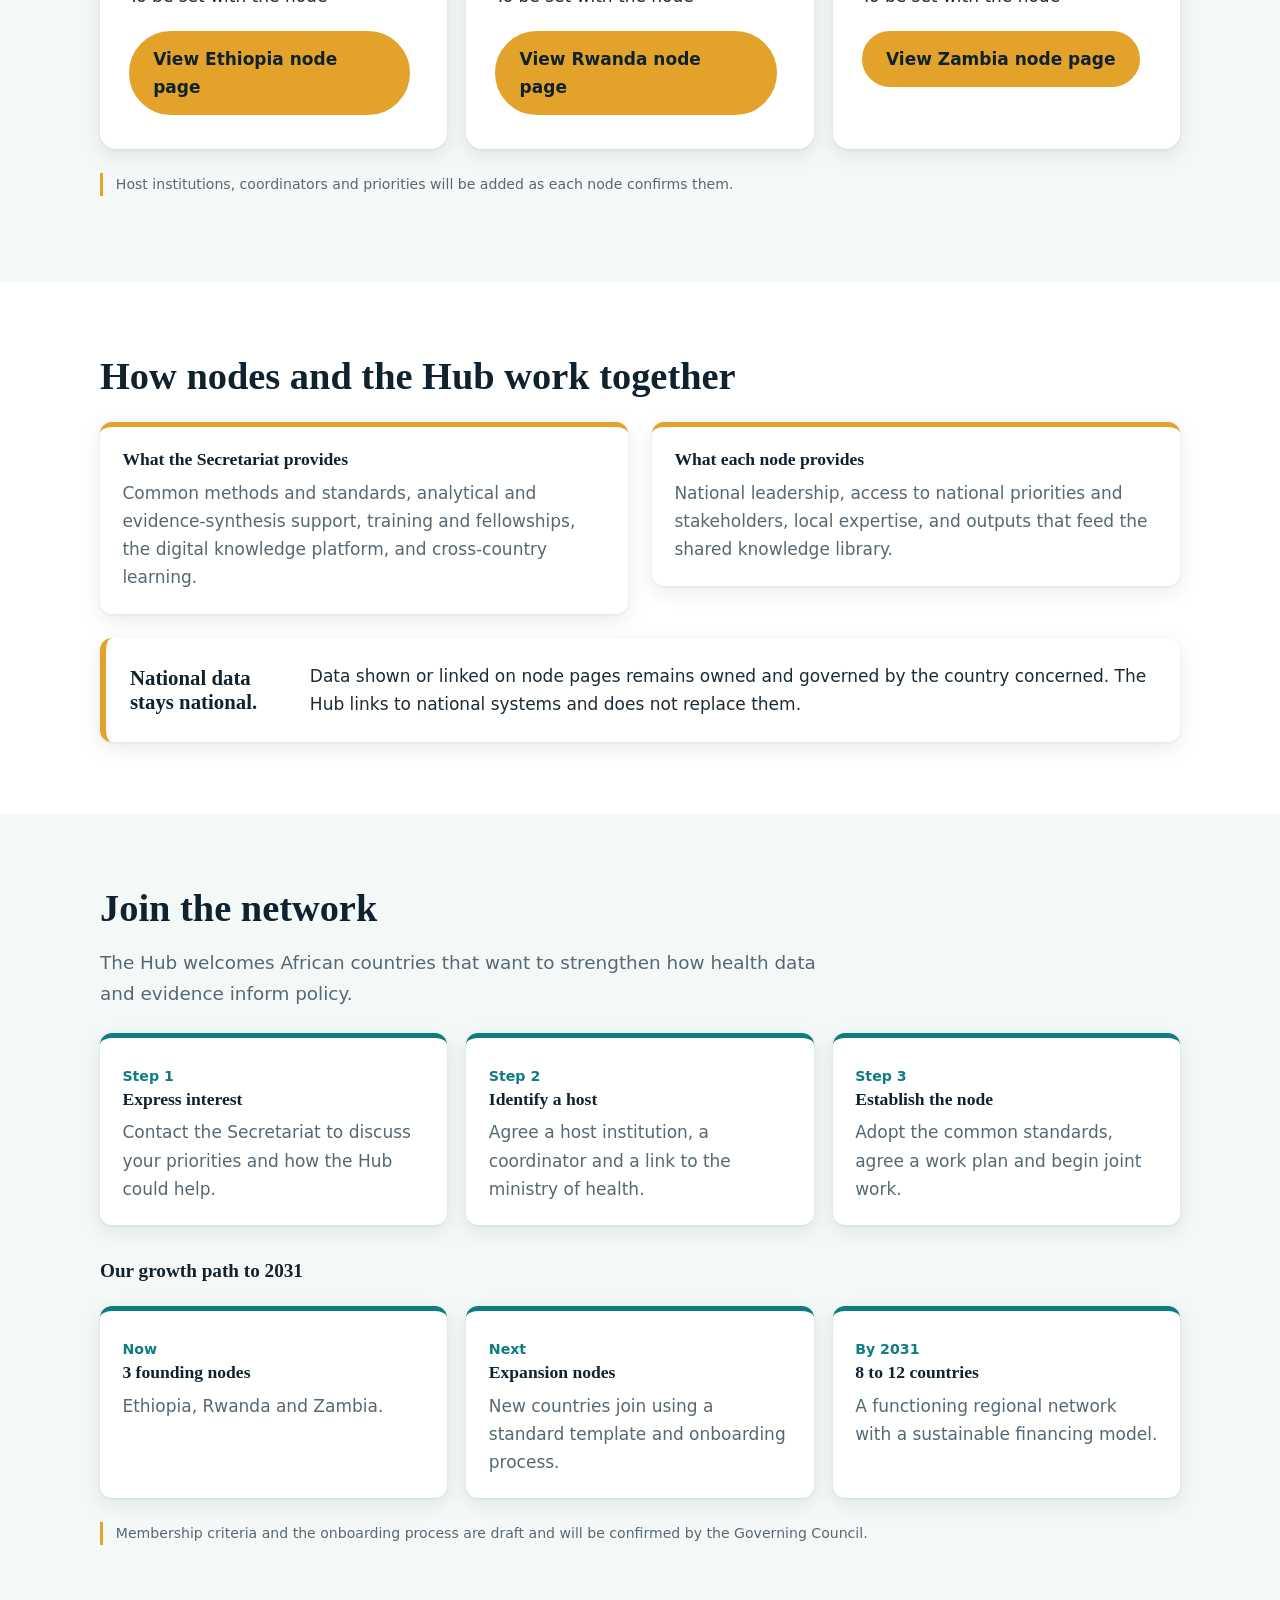
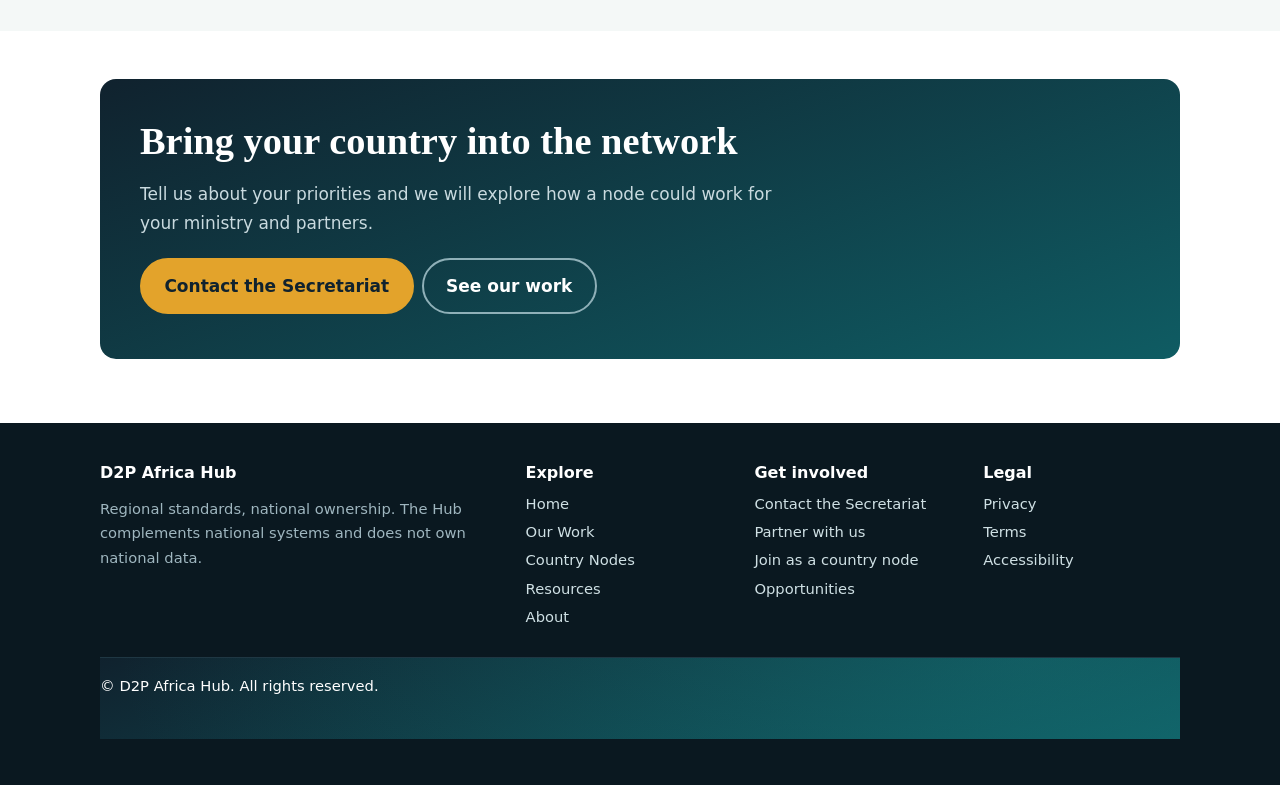
<file: Africa_Hub.html>
<!doctype html>
<html lang="en">
<head>
<meta charset="utf-8">
<meta name="viewport" content="width=device-width, initial-scale=1, viewport-fit=cover">
<title>Country Nodes | D2P Africa Hub</title>
<style>
:root{--ink:#10222e;--lagoon:#0f7c80;--ochre:#e3a32b;--paper:#ffffff;--sage:#f4f8f7;--text:#1c2b35;--muted:#566873;--line:#e4ebe9;--sh:0 6px 20px rgba(16,34,46,.09),0 1px 3px rgba(16,34,46,.07);--card:#fff;--hero1:#10222e;--hero2:#0f5c63;
--serif:Georgia,"Iowan Old Style","Times New Roman",serif;--sans:system-ui,-apple-system,"Segoe UI",Roboto,Arial,sans-serif;
box-sizing:border-box;padding-top:env(safe-area-inset-top,0px);padding-bottom:env(safe-area-inset-bottom,0px)}
:root[data-theme="dark"]{--paper:#0c161d;--sage:#122029;--text:#e6eef1;--muted:#9bb0ba;--line:#243845;--card:#12202a;--ink:#e6eef1;--lagoon:#46c2c6;--sh:0 6px 20px rgba(0,0,0,.45)}
html{scroll-behavior:smooth;scroll-padding-top:calc(4.5rem + env(safe-area-inset-top,0px))}
*{box-sizing:border-box}
body{margin:0;background:var(--paper);color:var(--text);font:1.0625rem/1.65 var(--sans)}
a{color:var(--lagoon)}
:focus-visible{outline:3px solid var(--ochre);outline-offset:2px}
.w{max-width:1120px;margin:0 auto;padding:0 1.25rem}
h1,h2,h3{font-family:var(--serif);line-height:1.15;color:var(--ink);margin:0 0 .6rem}
h2{font-size:clamp(1.7rem,3.6vw,2.4rem)}h3{font-size:1.2rem}
.sec{padding:4.5rem 0}.alt{background:var(--sage)}
.lede{max-width:62ch;color:var(--muted);font-size:1.15rem}
/* header */
header.top{position:sticky;top:0;z-index:20;background:#10222e;color:#fff;padding-top:env(safe-area-inset-top,0px)}
.bar{display:flex;align-items:center;justify-content:space-between;gap:1rem;min-height:3.75rem}
.brand{font:700 1.3rem var(--serif);color:#fff;text-decoration:none}.brand b{color:var(--ochre)}
nav.main{display:flex;gap:1.3rem;align-items:center}nav.main a{color:#dbe7ea;text-decoration:none;font-size:.95rem}
nav.main a:hover{color:#fff}
.join{background:var(--ochre);color:#10222e!important;padding:.45rem 1rem;border-radius:999px;font-weight:700}
.mb{display:none;background:none;border:1px solid #6b8591;color:#fff;border-radius:6px;padding:.35rem .8rem;font:inherit}
.util{background:#0a1820;color:#9fb6bf;font-size:.82rem}.util .w{display:flex;justify-content:flex-end;gap:1.2rem;padding-top:.3rem;padding-bottom:.3rem}
.util a,.util button{color:#9fb6bf;text-decoration:none;background:none;border:0;font:inherit;cursor:pointer}
@media(max-width:860px){.mb{display:block}nav.main{display:none;position:absolute;left:0;right:0;top:100%;background:#10222e;flex-direction:column;align-items:flex-start;padding:1rem 1.25rem 1.5rem}nav.main.open{display:flex}}
/* hero */
.hero{background:radial-gradient(900px 400px at 85% 0,#17808055,transparent),linear-gradient(160deg,var(--hero1),var(--hero2));color:#fff;padding:4.5rem 0 3rem}
.hero h1{color:#fff;font-size:clamp(2.3rem,6vw,4.2rem);max-width:15ch;letter-spacing:-.01em}
.hero .tag{font:italic 1.35rem var(--serif);color:var(--ochre);margin:.2rem 0 1rem}
.hero p.lede{color:#c9dadf}
.btn{display:inline-block;padding:.75rem 1.4rem;border-radius:999px;font-weight:700;text-decoration:none;background:var(--ochre);color:#10222e;border:2px solid var(--ochre);margin:.3rem .5rem .3rem 0}
.btn.o{background:transparent;color:#fff;border-color:#8fb0b8}
/* pipeline */
.pipe{margin-top:3rem}
.rail{display:flex;list-style:none;margin:0;padding:0;overflow-x:auto;gap:0;scrollbar-width:thin}
.rail li{flex:1 0 108px;position:relative;text-align:center}
.rail li:not(:last-child)::after{content:"";position:absolute;top:1.35rem;left:50%;width:100%;height:2px;background:#4b7c85}
.rail button{position:relative;z-index:1;background:none;border:0;color:#c9dadf;font:inherit;font-size:.88rem;cursor:pointer;padding:0 .2rem;width:100%}
.rail .dot{display:grid;place-items:center;width:2.7rem;height:2.7rem;margin:0 auto .4rem;border-radius:50%;background:#10222e;border:2px solid #4b7c85;font-weight:700;color:#fff}
.rail button[aria-selected=true] .dot{background:var(--ochre);border-color:var(--ochre);color:#10222e;transform:scale(1.12)}
.rail button[aria-selected=true]{color:#fff;font-weight:700}
.panel{margin-top:1.4rem;background:#ffffff14;border:1px solid #ffffff2e;border-radius:12px;padding:1.1rem 1.4rem;min-height:5.5rem}
.panel strong{font:600 1.2rem var(--serif);color:var(--ochre)}.panel p{margin:.3rem 0 0;color:#e8f1f3}
/* two col */
.cols{display:grid;grid-template-columns:1fr 1fr;gap:3rem;align-items:start}
@media(max-width:800px){.cols{grid-template-columns:1fr;gap:1.5rem}}
.why p{border-left:4px solid var(--ochre);padding-left:1rem;margin:0 0 1.1rem}
.does{list-style:none;padding:0;margin:0}.does li{padding:.55rem 0 .55rem 1.8rem;border-bottom:1px solid var(--line);position:relative}
.does li::before{content:"\2713";position:absolute;left:0;color:var(--lagoon);font-weight:700}
.not{background:var(--card);color:var(--text);border-left:6px solid var(--ochre);border-radius:12px;padding:1.5rem;box-shadow:var(--sh)}.not h3{color:var(--ink)}.not strong{color:var(--ink)}
/* pillars */
.pl{list-style:none;margin:2rem 0 0;padding:0;display:grid;grid-template-columns:1fr 1fr;gap:1.2rem}
@media(max-width:800px){.pl{grid-template-columns:1fr}}
.pl li{display:grid;grid-template-columns:3.2rem 1fr;gap:1rem;padding:1.4rem;background:var(--card);border-radius:12px;box-shadow:var(--sh);border-top:4px solid var(--lagoon)}
.pl .n{font:700 2.4rem/1 var(--serif);color:var(--lagoon)}
.pl h3{margin-bottom:.2rem}.pl p{margin:0;color:var(--muted)}
.pl a{text-decoration:none;color:inherit}.pl a:hover h3{color:var(--lagoon)}
/* nodes */
.nodes{display:grid;grid-template-columns:repeat(4,1fr);gap:1rem;margin-top:2rem}
@media(max-width:900px){.nodes{grid-template-columns:1fr 1fr}}@media(max-width:560px){.nodes{grid-template-columns:1fr}}
.node{background:var(--card);border:1px solid var(--line);border-top:6px solid var(--lagoon);border-radius:12px;padding:1.3rem;box-shadow:var(--sh);text-decoration:none;color:var(--text)}
.node h3{font-size:1.5rem}.node small{color:var(--muted)}
.node.next{border:2px dashed var(--lagoon);border-top-width:2px;box-shadow:none;background:var(--sage)}
.badge{display:inline-block;font-size:.78rem;background:var(--sage);border-radius:999px;padding:.1rem .7rem;margin-bottom:.5rem}
/* outputs */
.outs{display:grid;grid-template-columns:repeat(3,1fr);gap:1.2rem;margin-top:2rem}
@media(max-width:860px){.outs{grid-template-columns:1fr}}
.out{background:var(--card);border:1px solid var(--line);border-radius:12px;padding:1.4rem;box-shadow:var(--sh)}
.out p{margin:.3rem 0;color:var(--muted)}.meta{font-size:.85rem;color:var(--muted)}
/* vision */
.vision{background:var(--paper)}
.stats{display:grid;grid-template-columns:repeat(3,1fr);gap:2rem;margin-top:2rem}
@media(max-width:760px){.stats{grid-template-columns:1fr}}
.stats>div{background:var(--card);border-radius:12px;padding:1.5rem;box-shadow:var(--sh);border-bottom:5px solid var(--ochre)}
.stats strong{display:block;font:700 clamp(2.4rem,5vw,3.4rem)/1 var(--serif);color:var(--lagoon)}
.stats span{color:var(--muted)}
/* governance */
.gov{display:grid;grid-template-columns:repeat(4,1fr);gap:1rem;margin-top:2rem}
@media(max-width:900px){.gov{grid-template-columns:1fr 1fr}}@media(max-width:560px){.gov{grid-template-columns:1fr}}
.gov div{border-left:4px solid var(--ochre);background:var(--card);padding:1.1rem 1.2rem;border-radius:0 12px 12px 0;box-shadow:var(--sh)}
.gov h3{font-size:1.05rem}.gov p{margin:0;font-size:.95rem;color:var(--muted)}
/* footer */
.news{display:grid;grid-template-columns:1.2fr 1fr;gap:2.5rem;align-items:center}
@media(max-width:800px){.news{grid-template-columns:1fr}}
.news form{display:flex;gap:.5rem;flex-wrap:wrap}
.news input{box-shadow:var(--sh);flex:1 1 220px;padding:.8rem 1rem;border-radius:999px;border:1px solid var(--line);background:var(--card);color:var(--text);font:inherit}
.news button{border:0;cursor:pointer;font:inherit;font-weight:700}
#ok{color:var(--lagoon);font-weight:600;min-height:1.5rem}
.logos{display:flex;gap:.8rem;flex-wrap:wrap;margin-top:1.2rem}.logos span{border:1px dashed var(--line);border-radius:8px;padding:.6rem 1.2rem;background:var(--card);box-shadow:var(--sh);color:var(--muted);font-size:.9rem}
footer{background:#0a1820;color:#9fb6bf;padding:2.5rem 0 calc(2rem + env(safe-area-inset-bottom,0px));font-size:.92rem}
footer .f{display:grid;grid-template-columns:2fr 1fr 1fr 1fr;gap:2rem}
@media(max-width:800px){footer .f{grid-template-columns:1fr 1fr}}
footer a{color:#cfe0e4;display:block;text-decoration:none;margin:.25rem 0}footer h3{color:#fff;font:600 1rem var(--sans)}
footer .ow{border-top:1px solid #1f3743;margin-top:1.5rem;padding-top:1rem}
@media(prefers-reduced-motion:reduce){html{scroll-behavior:auto}*{transition:none!important}}

.ph{background:radial-gradient(900px 360px at 85% 0,#17808055,transparent),linear-gradient(160deg,var(--hero1),var(--hero2));color:#fff;padding:3.5rem 0 2.5rem}
.ph h1{color:#fff;font-size:clamp(2.1rem,5vw,3.4rem);max-width:18ch}.ph .lede{color:#c9dadf}
.chips{display:flex;flex-wrap:wrap;gap:.5rem;margin-top:1.5rem}.chips a{color:#fff;text-decoration:none;border:1px solid #8fb0b8;border-radius:999px;padding:.35rem .95rem;font-size:.9rem}.chips a:hover{background:#ffffff22}
.two{display:grid;grid-template-columns:1fr 1fr;gap:1.5rem;margin-top:2rem}@media(max-width:800px){.two{grid-template-columns:1fr}}
.cd{background:var(--card);border-radius:12px;padding:1.6rem;box-shadow:var(--sh);border-top:5px solid var(--lagoon)}.cd.g{border-top-color:var(--ochre)}.cd p{margin:.4rem 0 0;color:var(--muted)}
.big{font:italic 600 clamp(1.6rem,4vw,2.5rem)/1.25 var(--serif);color:var(--ink);border-left:6px solid var(--ochre);padding-left:1.2rem;margin:1.5rem 0}
.three{display:grid;grid-template-columns:repeat(3,1fr);gap:1.2rem;margin-top:1.5rem}@media(max-width:860px){.three{grid-template-columns:1fr}}
.chain{display:grid;grid-template-columns:repeat(3,1fr);gap:1rem;margin-top:2rem;counter-reset:s}@media(max-width:860px){.chain{grid-template-columns:1fr 1fr}}@media(max-width:560px){.chain{grid-template-columns:1fr}}
.chain div{background:var(--card);border-radius:12px;padding:1.1rem 1.2rem;box-shadow:var(--sh)}.chain b{display:inline-grid;place-items:center;width:1.9rem;height:1.9rem;border-radius:50%;background:var(--lagoon);color:#fff;margin-right:.5rem;font-size:.9rem}
.chain h3{display:flex;align-items:center;font-size:1.05rem}.chain p{margin:.2rem 0 0;color:var(--muted);font-size:.95rem}
.pc{background:var(--card);border-radius:12px;padding:1.4rem;box-shadow:var(--sh);border-top:4px solid var(--lagoon)}.pc ul{margin:.6rem 0 0;padding-left:1.1rem;color:var(--muted);font-size:.95rem}.pc p{margin:.3rem 0;color:var(--text)}.pc small{color:var(--lagoon);font-weight:700}
.tree{display:grid;gap:.8rem;margin-top:2rem}.tree .row{display:grid;gap:.8rem}.tree .r2{grid-template-columns:1fr 1fr}.tree .r1{grid-template-columns:minmax(0,520px);justify-content:center}.tree .r3{grid-template-columns:minmax(0,520px);justify-content:center}
@media(max-width:700px){.tree .r2{grid-template-columns:1fr}}
.tree .cd{text-align:center}.tree .cd.g{background:var(--paper)}
.stp{display:grid;grid-template-columns:repeat(3,1fr);gap:1.2rem;margin-top:1.5rem;counter-reset:q}@media(max-width:860px){.stp{grid-template-columns:1fr}}
.cta{background:linear-gradient(160deg,var(--hero1),var(--hero2));color:#fff;border-radius:16px;padding:2.5rem;margin:0 0 4rem}.cta h2{color:#fff}.cta p{color:#c9dadf;max-width:60ch}
.note{font-size:.88rem;color:var(--muted);border-left:3px solid var(--ochre);padding-left:.8rem;margin-top:1.5rem}

.ow{background:radial-gradient(900px 360px at 85% 0,#17808055,transparent),linear-gradient(160deg,var(--hero1),var(--hero2));color:#fff;padding:3.5rem 0 2.5rem}
.ow h1{color:#fff;font-size:clamp(2.1rem,5vw,3.4rem);max-width:18ch}.ow .lede{color:#c9dadf}
.chips{display:flex;flex-wrap:wrap;gap:.5rem;margin-top:1.5rem}.chips a{color:#fff;text-decoration:none;border:1px solid #8fb0b8;border-radius:999px;padding:.35rem .95rem;font-size:.9rem}.chips a:hover{background:#ffffff22}
.map{width:100%;border-collapse:separate;border-spacing:0;background:var(--card);border-radius:12px;box-shadow:var(--sh);overflow:hidden;margin-top:1.5rem;font-size:.95rem}
.mw{overflow-x:auto}.map th,.map td{padding:.7rem 1rem;text-align:left;border-bottom:1px solid var(--line)}.map th{background:var(--sage);color:var(--ink)}.map tr:last-child td{border-bottom:0}
.pr{background:var(--card);border-radius:16px;box-shadow:var(--sh);padding:2rem;border-top:6px solid var(--lagoon)}
.ph2{display:flex;gap:1.2rem;align-items:flex-start;flex-wrap:wrap}.num{font:700 3.6rem/1 var(--serif);color:var(--lagoon)}
.steps{display:flex;flex-wrap:wrap;gap:.4rem;margin:.6rem 0 0}.steps span{background:var(--sage);border-radius:999px;padding:.1rem .8rem;font-size:.82rem;color:var(--ink)}
.g4{display:grid;grid-template-columns:1fr 1fr;gap:1.5rem;margin-top:1.5rem}@media(max-width:800px){.g4{grid-template-columns:1fr}}
.g4 h3{font-size:1.05rem;color:var(--lagoon)}.g4 p,.g4 ul{margin:.2rem 0 0}.g4 ul{padding-left:1.1rem}.g4 li{margin:.2rem 0}
.rel{margin-top:1.5rem;padding-top:1rem;border-top:1px solid var(--line);display:flex;gap:1rem;flex-wrap:wrap;align-items:center;justify-content:space-between}
.draft{font-size:.85rem;color:var(--muted)}
.together{display:grid;grid-template-columns:repeat(3,1fr);gap:1.2rem;margin-top:1.5rem}@media(max-width:860px){.together{grid-template-columns:1fr}}
.cd{background:var(--card);border-radius:12px;padding:1.5rem;box-shadow:var(--sh);border-top:5px solid var(--ochre)}.cd p{margin:.4rem 0 0;color:var(--muted)}
.cta{background:linear-gradient(160deg,var(--hero1),var(--hero2));color:#fff;border-radius:16px;padding:2.5rem;margin:0 0 4rem}.cta h2{color:#fff}.cta p{color:#c9dadf;max-width:60ch}
.note{font-size:.88rem;color:var(--muted);border-left:3px solid var(--ochre);padding-left:.8rem;margin-top:1.5rem}

.nd{background:var(--card);border-radius:16px;box-shadow:var(--sh);border-top:6px solid var(--lagoon);padding:1.8rem;display:flex;flex-direction:column}
.nd h3{font-size:1.8rem}.nd dl{margin:1rem 0 0;display:grid;gap:.7rem}.nd dt{font-size:.82rem;color:var(--lagoon);font-weight:700}.nd dd{margin:0;color:var(--text)}
.tbc{color:var(--muted);font-style:italic}.nd .btn{margin-top:1.3rem;align-self:flex-start}
.n3{display:grid;grid-template-columns:repeat(3,1fr);gap:1.2rem;margin-top:2rem}@media(max-width:900px){.n3{grid-template-columns:1fr}}
.f4{display:grid;grid-template-columns:repeat(4,1fr);gap:1.1rem;margin-top:1.5rem}@media(max-width:900px){.f4{grid-template-columns:1fr 1fr}}@media(max-width:560px){.f4{grid-template-columns:1fr}}
.cd{background:var(--card);border-radius:12px;padding:1.4rem;box-shadow:var(--sh);border-top:5px solid var(--ochre)}.cd p{margin:.4rem 0 0;color:var(--muted)}.cd h3{font-size:1.1rem}
.road{display:grid;grid-template-columns:repeat(3,1fr);gap:1.2rem;margin-top:1.5rem}@media(max-width:860px){.road{grid-template-columns:1fr}}
.road .cd{border-top-color:var(--lagoon)}.road small{color:var(--lagoon);font-weight:700}
.note{font-size:.88rem;color:var(--muted);border-left:3px solid var(--ochre);padding-left:.8rem;margin-top:1.5rem}
.keep{display:flex;gap:1.2rem;align-items:center;background:var(--card);border-left:6px solid var(--ochre);border-radius:12px;box-shadow:var(--sh);padding:1.5rem}
.keep strong{font:700 1.3rem var(--serif);color:var(--ink)}
</style>
</head>
<body>
<header class="top">
 <div class="w bar">
  <a class="brand" href="index.html">D2P <b>Africa Hub</b></a>
  <button class="mb" id="mb" aria-expanded="false" aria-controls="nav">Menu</button>
  <nav class="main" id="nav" aria-label="Main">
   <a href="index.html">Home</a>
   <a href="Work.html">Our Work</a>
   <a href="Africa_Hub.html" aria-current="page" style="color:#fff;border-bottom:2px solid var(--ochre)">Country Nodes</a>
   <a href="Resources.html">Resources</a>
   <a href="Events.html">News and Events</a>
   <a href="About.html">About</a>
   <a href="Login.html">login</a>  
  </nav>
 </div>
</header>
<main id="top">
<section class="ow"><div class="w">
 <h1>Country nodes: the Hub at work in each country</h1>
 <p class="lede">Each country node is a national team that connects the Hub to its ministry of health, regulators and research institutions. We begin with Ethiopia, Rwanda and Zambia, and aim to grow the network to about 8 to 12 countries by 2031.</p>
 <nav class="chips" aria-label="On this page"><a href="#what">What a node is</a><a href="#founding">Founding nodes</a><a href="#together">How nodes and the Hub work together</a><a href="#join">Join the network</a></nav>
</div></section>

<section class="sec" id="what"><div class="w">
 <h2>What a country node does</h2>
 <p class="lede">A node brings the D2P model to life in one country, using national data and national priorities.</p>
 <div class="f4">
  <div class="cd"><h3>Answers priority questions</h3><p>Works with the ministry on the policy questions that matter most nationally.</p></div>
  <div class="cd"><h3>Turns data into evidence</h3><p>Analyses national data and synthesises evidence using common methods.</p></div>
  <div class="cd"><h3>Supports policy dialogue</h3><p>Produces policy briefs and convenes decision-makers and stakeholders.</p></div>
  <div class="cd"><h3>Shares and learns</h3><p>Contributes outputs and lessons to the network and learns from peers.</p></div>
 </div>
</div></section>

<section class="sec alt" id="founding"><div class="w">
 <h2>Founding nodes</h2>
 <p class="lede">The first three nodes. Each will have its own page with its team, priorities, projects and outputs.</p>
 <div class="n3"><article class="nd" id="ethiopia"><span class="badge">Active node</span><h3>Ethiopia</h3>
<dl><div><dt>Host institution</dt><dd class="tbc">To be confirmed</dd></div><div><dt>Node coordinator</dt><dd class="tbc">To be confirmed</dd></div>
<div><dt>Priority policy questions</dt><dd class="tbc">To be agreed with the ministry of health</dd></div><div><dt>Focus areas</dt><dd>To be set with the node</dd></div></dl>
<a class="btn" href="Ethiopia.html">View Ethiopia node page</a></article><article class="nd" id="rwanda"><span class="badge">Active node</span><h3>Rwanda</h3>
<dl><div><dt>Host institution</dt><dd class="tbc">To be confirmed</dd></div><div><dt>Node coordinator</dt><dd class="tbc">To be confirmed</dd></div>
<div><dt>Priority policy questions</dt><dd class="tbc">To be agreed with the ministry of health</dd></div><div><dt>Focus areas</dt><dd>To be set with the node</dd></div></dl>
<a class="btn" href="Rwanda.html">View Rwanda node page</a></article><article class="nd" id="zambia"><span class="badge">Active node</span><h3>Zambia</h3>
<dl><div><dt>Host institution</dt><dd class="tbc">To be confirmed</dd></div><div><dt>Node coordinator</dt><dd class="tbc">To be confirmed</dd></div>
<div><dt>Priority policy questions</dt><dd class="tbc">To be agreed with the ministry of health</dd></div><div><dt>Focus areas</dt><dd>To be set with the node</dd></div></dl>
<a class="btn" href="Zambia.html">View Zambia node page</a></article></div>
 <p class="note">Host institutions, coordinators and priorities will be added as each node confirms them.</p>
</div></section>

<section class="sec" id="together"><div class="w">
 <h2>How nodes and the Hub work together</h2>
 <div class="two cols" style="margin-top:1.5rem">
  <div class="cd"><h3>What the Secretariat provides</h3><p>Common methods and standards, analytical and evidence-synthesis support, training and fellowships, the digital knowledge platform, and cross-country learning.</p></div>
  <div class="cd"><h3>What each node provides</h3><p>National leadership, access to national priorities and stakeholders, local expertise, and outputs that feed the shared knowledge library.</p></div>
 </div>
 <div class="keep" style="margin-top:1.5rem"><strong>National data stays national.</strong><span>Data shown or linked on node pages remains owned and governed by the country concerned. The Hub links to national systems and does not replace them.</span></div>
</div></section>

<section class="sec alt" id="join"><div class="w">
 <h2>Join the network</h2>
 <p class="lede">The Hub welcomes African countries that want to strengthen how health data and evidence inform policy.</p>
 <div class="road">
  <div class="cd"><small>Step 1</small><h3>Express interest</h3><p>Contact the Secretariat to discuss your priorities and how the Hub could help.</p></div>
  <div class="cd"><small>Step 2</small><h3>Identify a host</h3><p>Agree a host institution, a coordinator and a link to the ministry of health.</p></div>
  <div class="cd"><small>Step 3</small><h3>Establish the node</h3><p>Adopt the common standards, agree a work plan and begin joint work.</p></div>
 </div>
 <h3 style="margin-top:2.2rem">Our growth path to 2031</h3>
 <div class="road">
  <div class="cd"><small>Now</small><h3>3 founding nodes</h3><p>Ethiopia, Rwanda and Zambia.</p></div>
  <div class="cd"><small>Next</small><h3>Expansion nodes</h3><p>New countries join using a standard template and onboarding process.</p></div>
  <div class="cd"><small>By 2031</small><h3>8 to 12 countries</h3><p>A functioning regional network with a sustainable financing model.</p></div>
 </div>
 <p class="note">Membership criteria and the onboarding process are draft and will be confirmed by the Governing Council.</p>
</div></section>

<div class="w" style="padding-top:3rem"><div class="cta"><h2>Bring your country into the network</h2><p>Tell us about your priorities and we will explore how a node could work for your ministry and partners.</p><a class="btn" href="#join">Contact the Secretariat</a><a class="btn o" href="OurWork.html">See our work</a></div></div>
</main>
<footer id="involved">
 <div class="w">
  <div class="f">
   <div><h3>D2P Africa Hub</h3><p>Regional standards, national ownership. The Hub complements national systems and does not own national data.</p></div>
   <div><h3>Explore</h3><a href="index.html">Home</a><a href="OurWork.html">Our Work</a><a href="CountryNodes.html">Country Nodes</a><a href="#resources">Resources</a><a href="About.html">About</a></div>
   <div><h3>Get involved</h3><a href="#involved">Contact the Secretariat</a><a href="#involved">Partner with us</a><a href="#involved">Join as a country node</a><a href="#involved">Opportunities</a></div>
   <div><h3>Legal</h3><a href="#top">Privacy</a><a href="#top">Terms</a><a href="#top">Accessibility</a></div>
  </div>
  <p class="ow">&copy; D2P Africa Hub. All rights reserved.</p>
 </div>
</footer>
<script>
var mb=document.getElementById('mb'),nav=document.getElementById('nav');
mb.onclick=function(){var o=nav.classList.toggle('open');mb.setAttribute('aria-expanded',o)};
nav.addEventListener('click',function(){nav.classList.remove('open');mb.setAttribute('aria-expanded',false)});
</script>
</body>
</html>
</file>
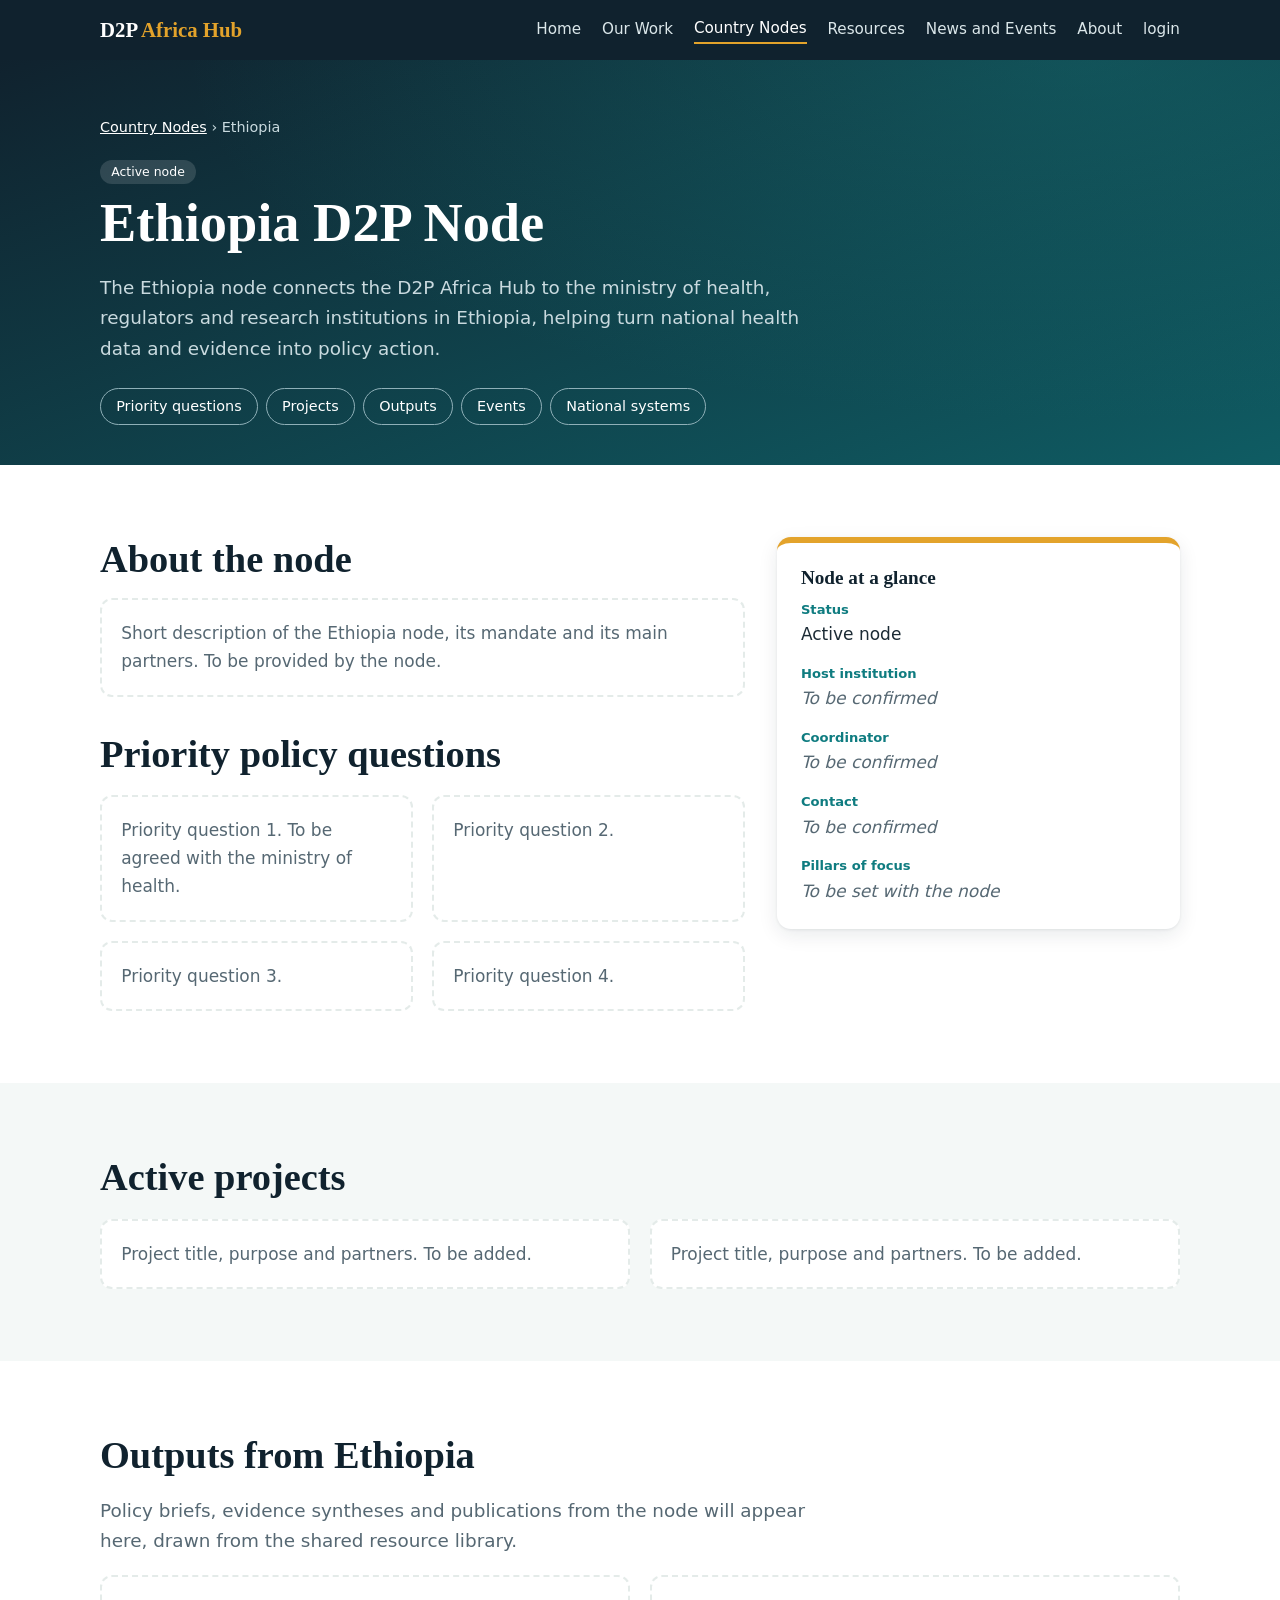
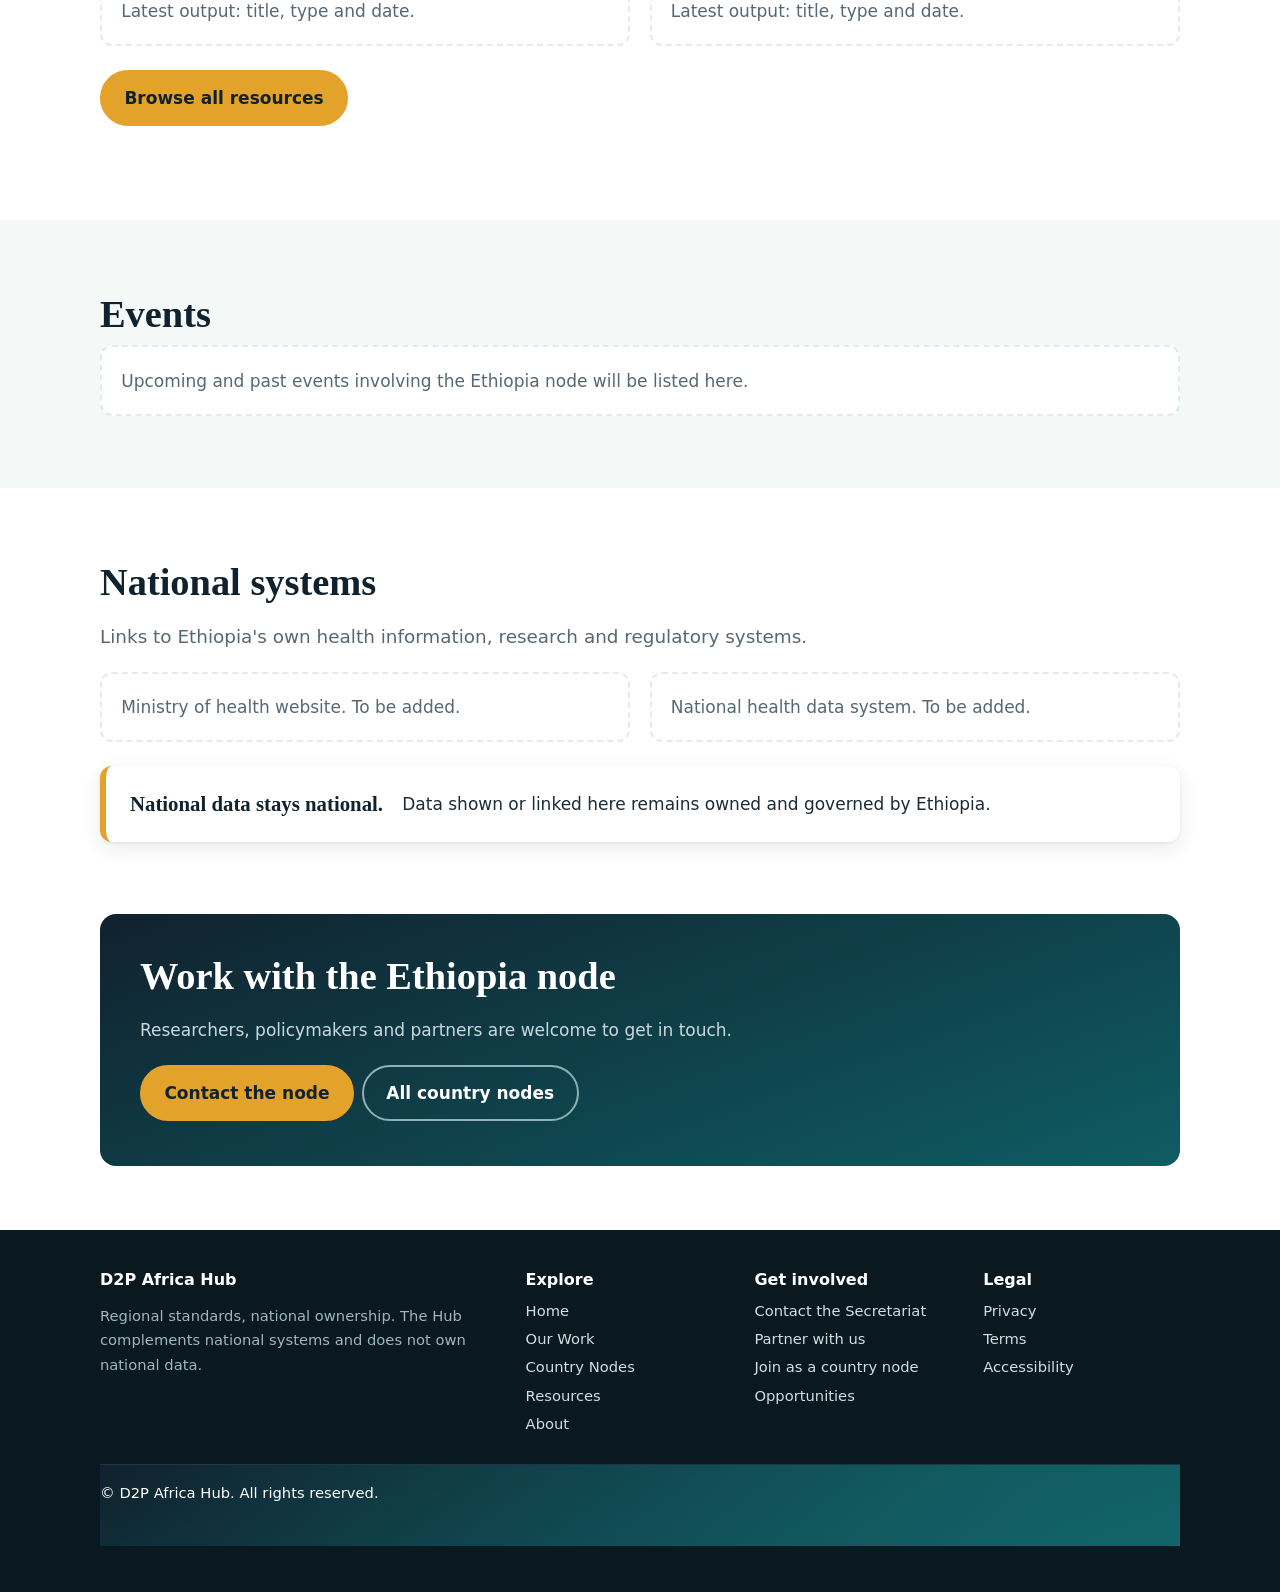
<file: Ethiopian.html>
<!doctype html>
<html lang="en">
<head>
<meta charset="utf-8">
<meta name="viewport" content="width=device-width, initial-scale=1, viewport-fit=cover">
<title>Ethiopia Node | D2P Africa Hub</title>
<style>
:root{--ink:#10222e;--lagoon:#0f7c80;--ochre:#e3a32b;--paper:#ffffff;--sage:#f4f8f7;--text:#1c2b35;--muted:#566873;--line:#e4ebe9;--sh:0 6px 20px rgba(16,34,46,.09),0 1px 3px rgba(16,34,46,.07);--card:#fff;--hero1:#10222e;--hero2:#0f5c63;
--serif:Georgia,"Iowan Old Style","Times New Roman",serif;--sans:system-ui,-apple-system,"Segoe UI",Roboto,Arial,sans-serif;
box-sizing:border-box;padding-top:env(safe-area-inset-top,0px);padding-bottom:env(safe-area-inset-bottom,0px)}
:root[data-theme="dark"]{--paper:#0c161d;--sage:#122029;--text:#e6eef1;--muted:#9bb0ba;--line:#243845;--card:#12202a;--ink:#e6eef1;--lagoon:#46c2c6;--sh:0 6px 20px rgba(0,0,0,.45)}
html{scroll-behavior:smooth;scroll-padding-top:calc(4.5rem + env(safe-area-inset-top,0px))}
*{box-sizing:border-box}
body{margin:0;background:var(--paper);color:var(--text);font:1.0625rem/1.65 var(--sans)}
a{color:var(--lagoon)}
:focus-visible{outline:3px solid var(--ochre);outline-offset:2px}
.w{max-width:1120px;margin:0 auto;padding:0 1.25rem}
h1,h2,h3{font-family:var(--serif);line-height:1.15;color:var(--ink);margin:0 0 .6rem}
h2{font-size:clamp(1.7rem,3.6vw,2.4rem)}h3{font-size:1.2rem}
.sec{padding:4.5rem 0}.alt{background:var(--sage)}
.lede{max-width:62ch;color:var(--muted);font-size:1.15rem}
/* header */
header.top{position:sticky;top:0;z-index:20;background:#10222e;color:#fff;padding-top:env(safe-area-inset-top,0px)}
.bar{display:flex;align-items:center;justify-content:space-between;gap:1rem;min-height:3.75rem}
.brand{font:700 1.3rem var(--serif);color:#fff;text-decoration:none}.brand b{color:var(--ochre)}
nav.main{display:flex;gap:1.3rem;align-items:center}nav.main a{color:#dbe7ea;text-decoration:none;font-size:.95rem}
nav.main a:hover{color:#fff}
.join{background:var(--ochre);color:#10222e!important;padding:.45rem 1rem;border-radius:999px;font-weight:700}
.mb{display:none;background:none;border:1px solid #6b8591;color:#fff;border-radius:6px;padding:.35rem .8rem;font:inherit}
.util{background:#0a1820;color:#9fb6bf;font-size:.82rem}.util .w{display:flex;justify-content:flex-end;gap:1.2rem;padding-top:.3rem;padding-bottom:.3rem}
.util a,.util button{color:#9fb6bf;text-decoration:none;background:none;border:0;font:inherit;cursor:pointer}
@media(max-width:860px){.mb{display:block}nav.main{display:none;position:absolute;left:0;right:0;top:100%;background:#10222e;flex-direction:column;align-items:flex-start;padding:1rem 1.25rem 1.5rem}nav.main.open{display:flex}}
/* hero */
.hero{background:radial-gradient(900px 400px at 85% 0,#17808055,transparent),linear-gradient(160deg,var(--hero1),var(--hero2));color:#fff;padding:4.5rem 0 3rem}
.hero h1{color:#fff;font-size:clamp(2.3rem,6vw,4.2rem);max-width:15ch;letter-spacing:-.01em}
.hero .tag{font:italic 1.35rem var(--serif);color:var(--ochre);margin:.2rem 0 1rem}
.hero p.lede{color:#c9dadf}
.btn{display:inline-block;padding:.75rem 1.4rem;border-radius:999px;font-weight:700;text-decoration:none;background:var(--ochre);color:#10222e;border:2px solid var(--ochre);margin:.3rem .5rem .3rem 0}
.btn.o{background:transparent;color:#fff;border-color:#8fb0b8}
/* pipeline */
.pipe{margin-top:3rem}
.rail{display:flex;list-style:none;margin:0;padding:0;overflow-x:auto;gap:0;scrollbar-width:thin}
.rail li{flex:1 0 108px;position:relative;text-align:center}
.rail li:not(:last-child)::after{content:"";position:absolute;top:1.35rem;left:50%;width:100%;height:2px;background:#4b7c85}
.rail button{position:relative;z-index:1;background:none;border:0;color:#c9dadf;font:inherit;font-size:.88rem;cursor:pointer;padding:0 .2rem;width:100%}
.rail .dot{display:grid;place-items:center;width:2.7rem;height:2.7rem;margin:0 auto .4rem;border-radius:50%;background:#10222e;border:2px solid #4b7c85;font-weight:700;color:#fff}
.rail button[aria-selected=true] .dot{background:var(--ochre);border-color:var(--ochre);color:#10222e;transform:scale(1.12)}
.rail button[aria-selected=true]{color:#fff;font-weight:700}
.panel{margin-top:1.4rem;background:#ffffff14;border:1px solid #ffffff2e;border-radius:12px;padding:1.1rem 1.4rem;min-height:5.5rem}
.panel strong{font:600 1.2rem var(--serif);color:var(--ochre)}.panel p{margin:.3rem 0 0;color:#e8f1f3}
/* two col */
.cols{display:grid;grid-template-columns:1fr 1fr;gap:3rem;align-items:start}
@media(max-width:800px){.cols{grid-template-columns:1fr;gap:1.5rem}}
.why p{border-left:4px solid var(--ochre);padding-left:1rem;margin:0 0 1.1rem}
.does{list-style:none;padding:0;margin:0}.does li{padding:.55rem 0 .55rem 1.8rem;border-bottom:1px solid var(--line);position:relative}
.does li::before{content:"\2713";position:absolute;left:0;color:var(--lagoon);font-weight:700}
.not{background:var(--card);color:var(--text);border-left:6px solid var(--ochre);border-radius:12px;padding:1.5rem;box-shadow:var(--sh)}.not h3{color:var(--ink)}.not strong{color:var(--ink)}
/* pillars */
.pl{list-style:none;margin:2rem 0 0;padding:0;display:grid;grid-template-columns:1fr 1fr;gap:1.2rem}
@media(max-width:800px){.pl{grid-template-columns:1fr}}
.pl li{display:grid;grid-template-columns:3.2rem 1fr;gap:1rem;padding:1.4rem;background:var(--card);border-radius:12px;box-shadow:var(--sh);border-top:4px solid var(--lagoon)}
.pl .n{font:700 2.4rem/1 var(--serif);color:var(--lagoon)}
.pl h3{margin-bottom:.2rem}.pl p{margin:0;color:var(--muted)}
.pl a{text-decoration:none;color:inherit}.pl a:hover h3{color:var(--lagoon)}
/* nodes */
.nodes{display:grid;grid-template-columns:repeat(4,1fr);gap:1rem;margin-top:2rem}
@media(max-width:900px){.nodes{grid-template-columns:1fr 1fr}}@media(max-width:560px){.nodes{grid-template-columns:1fr}}
.node{background:var(--card);border:1px solid var(--line);border-top:6px solid var(--lagoon);border-radius:12px;padding:1.3rem;box-shadow:var(--sh);text-decoration:none;color:var(--text)}
.node h3{font-size:1.5rem}.node small{color:var(--muted)}
.node.next{border:2px dashed var(--lagoon);border-top-width:2px;box-shadow:none;background:var(--sage)}
.badge{display:inline-block;font-size:.78rem;background:var(--sage);border-radius:999px;padding:.1rem .7rem;margin-bottom:.5rem}
/* outputs */
.outs{display:grid;grid-template-columns:repeat(3,1fr);gap:1.2rem;margin-top:2rem}
@media(max-width:860px){.outs{grid-template-columns:1fr}}
.out{background:var(--card);border:1px solid var(--line);border-radius:12px;padding:1.4rem;box-shadow:var(--sh)}
.out p{margin:.3rem 0;color:var(--muted)}.meta{font-size:.85rem;color:var(--muted)}
/* vision */
.vision{background:var(--paper)}
.stats{display:grid;grid-template-columns:repeat(3,1fr);gap:2rem;margin-top:2rem}
@media(max-width:760px){.stats{grid-template-columns:1fr}}
.stats>div{background:var(--card);border-radius:12px;padding:1.5rem;box-shadow:var(--sh);border-bottom:5px solid var(--ochre)}
.stats strong{display:block;font:700 clamp(2.4rem,5vw,3.4rem)/1 var(--serif);color:var(--lagoon)}
.stats span{color:var(--muted)}
/* governance */
.gov{display:grid;grid-template-columns:repeat(4,1fr);gap:1rem;margin-top:2rem}
@media(max-width:900px){.gov{grid-template-columns:1fr 1fr}}@media(max-width:560px){.gov{grid-template-columns:1fr}}
.gov div{border-left:4px solid var(--ochre);background:var(--card);padding:1.1rem 1.2rem;border-radius:0 12px 12px 0;box-shadow:var(--sh)}
.gov h3{font-size:1.05rem}.gov p{margin:0;font-size:.95rem;color:var(--muted)}
/* footer */
.news{display:grid;grid-template-columns:1.2fr 1fr;gap:2.5rem;align-items:center}
@media(max-width:800px){.news{grid-template-columns:1fr}}
.news form{display:flex;gap:.5rem;flex-wrap:wrap}
.news input{box-shadow:var(--sh);flex:1 1 220px;padding:.8rem 1rem;border-radius:999px;border:1px solid var(--line);background:var(--card);color:var(--text);font:inherit}
.news button{border:0;cursor:pointer;font:inherit;font-weight:700}
#ok{color:var(--lagoon);font-weight:600;min-height:1.5rem}
.logos{display:flex;gap:.8rem;flex-wrap:wrap;margin-top:1.2rem}.logos span{border:1px dashed var(--line);border-radius:8px;padding:.6rem 1.2rem;background:var(--card);box-shadow:var(--sh);color:var(--muted);font-size:.9rem}
footer{background:#0a1820;color:#9fb6bf;padding:2.5rem 0 calc(2rem + env(safe-area-inset-bottom,0px));font-size:.92rem}
footer .f{display:grid;grid-template-columns:2fr 1fr 1fr 1fr;gap:2rem}
@media(max-width:800px){footer .f{grid-template-columns:1fr 1fr}}
footer a{color:#cfe0e4;display:block;text-decoration:none;margin:.25rem 0}footer h3{color:#fff;font:600 1rem var(--sans)}
footer .ow{border-top:1px solid #1f3743;margin-top:1.5rem;padding-top:1rem}
@media(prefers-reduced-motion:reduce){html{scroll-behavior:auto}*{transition:none!important}}

.ph{background:radial-gradient(900px 360px at 85% 0,#17808055,transparent),linear-gradient(160deg,var(--hero1),var(--hero2));color:#fff;padding:3.5rem 0 2.5rem}
.ph h1{color:#fff;font-size:clamp(2.1rem,5vw,3.4rem);max-width:18ch}.ph .lede{color:#c9dadf}
.chips{display:flex;flex-wrap:wrap;gap:.5rem;margin-top:1.5rem}.chips a{color:#fff;text-decoration:none;border:1px solid #8fb0b8;border-radius:999px;padding:.35rem .95rem;font-size:.9rem}.chips a:hover{background:#ffffff22}
.two{display:grid;grid-template-columns:1fr 1fr;gap:1.5rem;margin-top:2rem}@media(max-width:800px){.two{grid-template-columns:1fr}}
.cd{background:var(--card);border-radius:12px;padding:1.6rem;box-shadow:var(--sh);border-top:5px solid var(--lagoon)}.cd.g{border-top-color:var(--ochre)}.cd p{margin:.4rem 0 0;color:var(--muted)}
.big{font:italic 600 clamp(1.6rem,4vw,2.5rem)/1.25 var(--serif);color:var(--ink);border-left:6px solid var(--ochre);padding-left:1.2rem;margin:1.5rem 0}
.three{display:grid;grid-template-columns:repeat(3,1fr);gap:1.2rem;margin-top:1.5rem}@media(max-width:860px){.three{grid-template-columns:1fr}}
.chain{display:grid;grid-template-columns:repeat(3,1fr);gap:1rem;margin-top:2rem;counter-reset:s}@media(max-width:860px){.chain{grid-template-columns:1fr 1fr}}@media(max-width:560px){.chain{grid-template-columns:1fr}}
.chain div{background:var(--card);border-radius:12px;padding:1.1rem 1.2rem;box-shadow:var(--sh)}.chain b{display:inline-grid;place-items:center;width:1.9rem;height:1.9rem;border-radius:50%;background:var(--lagoon);color:#fff;margin-right:.5rem;font-size:.9rem}
.chain h3{display:flex;align-items:center;font-size:1.05rem}.chain p{margin:.2rem 0 0;color:var(--muted);font-size:.95rem}
.pc{background:var(--card);border-radius:12px;padding:1.4rem;box-shadow:var(--sh);border-top:4px solid var(--lagoon)}.pc ul{margin:.6rem 0 0;padding-left:1.1rem;color:var(--muted);font-size:.95rem}.pc p{margin:.3rem 0;color:var(--text)}.pc small{color:var(--lagoon);font-weight:700}
.tree{display:grid;gap:.8rem;margin-top:2rem}.tree .row{display:grid;gap:.8rem}.tree .r2{grid-template-columns:1fr 1fr}.tree .r1{grid-template-columns:minmax(0,520px);justify-content:center}.tree .r3{grid-template-columns:minmax(0,520px);justify-content:center}
@media(max-width:700px){.tree .r2{grid-template-columns:1fr}}
.tree .cd{text-align:center}.tree .cd.g{background:var(--paper)}
.stp{display:grid;grid-template-columns:repeat(3,1fr);gap:1.2rem;margin-top:1.5rem;counter-reset:q}@media(max-width:860px){.stp{grid-template-columns:1fr}}
.cta{background:linear-gradient(160deg,var(--hero1),var(--hero2));color:#fff;border-radius:16px;padding:2.5rem;margin:0 0 4rem}.cta h2{color:#fff}.cta p{color:#c9dadf;max-width:60ch}
.note{font-size:.88rem;color:var(--muted);border-left:3px solid var(--ochre);padding-left:.8rem;margin-top:1.5rem}

.ow{background:radial-gradient(900px 360px at 85% 0,#17808055,transparent),linear-gradient(160deg,var(--hero1),var(--hero2));color:#fff;padding:3.5rem 0 2.5rem}
.ow h1{color:#fff;font-size:clamp(2.1rem,5vw,3.4rem);max-width:18ch}.ow .lede{color:#c9dadf}
.chips{display:flex;flex-wrap:wrap;gap:.5rem;margin-top:1.5rem}.chips a{color:#fff;text-decoration:none;border:1px solid #8fb0b8;border-radius:999px;padding:.35rem .95rem;font-size:.9rem}.chips a:hover{background:#ffffff22}
.map{width:100%;border-collapse:separate;border-spacing:0;background:var(--card);border-radius:12px;box-shadow:var(--sh);overflow:hidden;margin-top:1.5rem;font-size:.95rem}
.mw{overflow-x:auto}.map th,.map td{padding:.7rem 1rem;text-align:left;border-bottom:1px solid var(--line)}.map th{background:var(--sage);color:var(--ink)}.map tr:last-child td{border-bottom:0}
.pr{background:var(--card);border-radius:16px;box-shadow:var(--sh);padding:2rem;border-top:6px solid var(--lagoon)}
.ph2{display:flex;gap:1.2rem;align-items:flex-start;flex-wrap:wrap}.num{font:700 3.6rem/1 var(--serif);color:var(--lagoon)}
.steps{display:flex;flex-wrap:wrap;gap:.4rem;margin:.6rem 0 0}.steps span{background:var(--sage);border-radius:999px;padding:.1rem .8rem;font-size:.82rem;color:var(--ink)}
.g4{display:grid;grid-template-columns:1fr 1fr;gap:1.5rem;margin-top:1.5rem}@media(max-width:800px){.g4{grid-template-columns:1fr}}
.g4 h3{font-size:1.05rem;color:var(--lagoon)}.g4 p,.g4 ul{margin:.2rem 0 0}.g4 ul{padding-left:1.1rem}.g4 li{margin:.2rem 0}
.rel{margin-top:1.5rem;padding-top:1rem;border-top:1px solid var(--line);display:flex;gap:1rem;flex-wrap:wrap;align-items:center;justify-content:space-between}
.draft{font-size:.85rem;color:var(--muted)}
.together{display:grid;grid-template-columns:repeat(3,1fr);gap:1.2rem;margin-top:1.5rem}@media(max-width:860px){.together{grid-template-columns:1fr}}
.cd{background:var(--card);border-radius:12px;padding:1.5rem;box-shadow:var(--sh);border-top:5px solid var(--ochre)}.cd p{margin:.4rem 0 0;color:var(--muted)}
.cta{background:linear-gradient(160deg,var(--hero1),var(--hero2));color:#fff;border-radius:16px;padding:2.5rem;margin:0 0 4rem}.cta h2{color:#fff}.cta p{color:#c9dadf;max-width:60ch}
.note{font-size:.88rem;color:var(--muted);border-left:3px solid var(--ochre);padding-left:.8rem;margin-top:1.5rem}

.nd{background:var(--card);border-radius:16px;box-shadow:var(--sh);border-top:6px solid var(--lagoon);padding:1.8rem;display:flex;flex-direction:column}
.nd h3{font-size:1.8rem}.nd dl{margin:1rem 0 0;display:grid;gap:.7rem}.nd dt{font-size:.82rem;color:var(--lagoon);font-weight:700}.nd dd{margin:0;color:var(--text)}
.tbc{color:var(--muted);font-style:italic}.nd .btn{margin-top:1.3rem;align-self:flex-start}
.n3{display:grid;grid-template-columns:repeat(3,1fr);gap:1.2rem;margin-top:2rem}@media(max-width:900px){.n3{grid-template-columns:1fr}}
.f4{display:grid;grid-template-columns:repeat(4,1fr);gap:1.1rem;margin-top:1.5rem}@media(max-width:900px){.f4{grid-template-columns:1fr 1fr}}@media(max-width:560px){.f4{grid-template-columns:1fr}}
.cd{background:var(--card);border-radius:12px;padding:1.4rem;box-shadow:var(--sh);border-top:5px solid var(--ochre)}.cd p{margin:.4rem 0 0;color:var(--muted)}.cd h3{font-size:1.1rem}
.road{display:grid;grid-template-columns:repeat(3,1fr);gap:1.2rem;margin-top:1.5rem}@media(max-width:860px){.road{grid-template-columns:1fr}}
.road .cd{border-top-color:var(--lagoon)}.road small{color:var(--lagoon);font-weight:700}
.note{font-size:.88rem;color:var(--muted);border-left:3px solid var(--ochre);padding-left:.8rem;margin-top:1.5rem}
.keep{display:flex;gap:1.2rem;align-items:center;background:var(--card);border-left:6px solid var(--ochre);border-radius:12px;box-shadow:var(--sh);padding:1.5rem}
.keep strong{font:700 1.3rem var(--serif);color:var(--ink)}

.fx{display:grid;grid-template-columns:1.6fr 1fr;gap:2rem;align-items:start}@media(max-width:860px){.fx{grid-template-columns:1fr}}
.side{background:var(--card);border-radius:14px;box-shadow:var(--sh);border-top:6px solid var(--ochre);padding:1.5rem}.side dl{margin:0;display:grid;gap:.9rem}.side dt{font-size:.82rem;color:var(--lagoon);font-weight:700}.side dd{margin:0}
.crumb{font-size:.9rem;color:#c9dadf;margin:0 0 1rem}.crumb a{color:#fff}
.slot{border:2px dashed var(--line);border-radius:12px;padding:1.2rem;color:var(--muted);background:var(--card)}
.g2{display:grid;grid-template-columns:1fr 1fr;gap:1.2rem;margin-top:1.2rem}@media(max-width:760px){.g2{grid-template-columns:1fr}}
</style>
</head>
<body>
<header class="top">
 <div class="w bar">
  <a class="brand" href="index.html">D2P <b>Africa Hub</b></a>
  <button class="mb" id="mb" aria-expanded="false" aria-controls="nav">Menu</button>
  <nav class="main" id="nav" aria-label="Main">
   <a href="index.html">Home</a>
   <a href="OurWork.html">Our Work</a>
   <a href="CountryNodes.html" aria-current="page" style="color:#fff;border-bottom:2px solid var(--ochre)">Country Nodes</a>
   <a href="#resources">Resources</a>
   <a href="#news">News and Events</a>
   <a href="About.html">About</a>
   <a href="Login.html">login</a>  
  </nav>
 </div>
</header>
<main id="top">
<section class="ow"><div class="w">
 <p class="crumb"><a href="CountryNodes.html">Country Nodes</a> &rsaquo; Ethiopia</p>
 <span class="badge" style="background:#ffffff22;color:#fff">Active node</span>
 <h1>Ethiopia D2P Node</h1>
 <p class="lede">The Ethiopia node connects the D2P Africa Hub to the ministry of health, regulators and research institutions in Ethiopia, helping turn national health data and evidence into policy action.</p>
 <nav class="chips" aria-label="On this page"><a href="#priorities">Priority questions</a><a href="#projects">Projects</a><a href="#outputs">Outputs</a><a href="#events">Events</a><a href="#systems">National systems</a></nav>
</div></section>

<section class="sec" id="about"><div class="w fx">
 <div>
  <h2>About the node</h2>
  <p class="slot">Short description of the Ethiopia node, its mandate and its main partners. To be provided by the node.</p>
  <h2 id="priorities" style="margin-top:2.2rem">Priority policy questions</h2>
  <div class="g2"><div class="slot">Priority question 1. To be agreed with the ministry of health.</div><div class="slot">Priority question 2.</div><div class="slot">Priority question 3.</div><div class="slot">Priority question 4.</div></div>
 </div>
 <aside class="side"><h3>Node at a glance</h3>
  <dl><div><dt>Status</dt><dd>Active node</dd></div><div><dt>Host institution</dt><dd class="tbc">To be confirmed</dd></div><div><dt>Coordinator</dt><dd class="tbc">To be confirmed</dd></div><div><dt>Contact</dt><dd class="tbc">To be confirmed</dd></div><div><dt>Pillars of focus</dt><dd class="tbc">To be set with the node</dd></div></dl>
 </aside>
</div></section>

<section class="sec alt" id="projects"><div class="w">
 <h2>Active projects</h2>
 <div class="g2"><div class="slot">Project title, purpose and partners. To be added.</div><div class="slot">Project title, purpose and partners. To be added.</div></div>
</div></section>

<section class="sec" id="outputs"><div class="w">
 <h2>Outputs from Ethiopia</h2>
 <p class="lede">Policy briefs, evidence syntheses and publications from the node will appear here, drawn from the shared resource library.</p>
 <div class="g2"><div class="slot">Latest output: title, type and date.</div><div class="slot">Latest output: title, type and date.</div></div>
 <p style="margin-top:1.2rem"><a class="btn" href="#resources">Browse all resources</a></p>
</div></section>

<section class="sec alt" id="events"><div class="w">
 <h2>Events</h2>
 <div class="slot">Upcoming and past events involving the Ethiopia node will be listed here.</div>
</div></section>

<section class="sec" id="systems"><div class="w">
 <h2>National systems</h2>
 <p class="lede">Links to Ethiopia's own health information, research and regulatory systems.</p>
 <div class="g2"><div class="slot">Ministry of health website. To be added.</div><div class="slot">National health data system. To be added.</div></div>
 <div class="keep" style="margin-top:1.5rem"><strong>National data stays national.</strong><span>Data shown or linked here remains owned and governed by Ethiopia.</span></div>
</div></section>

<div class="w"><div class="cta"><h2>Work with the Ethiopia node</h2><p>Researchers, policymakers and partners are welcome to get in touch.</p><a class="btn" href="#systems">Contact the node</a><a class="btn o" href="CountryNodes.html">All country nodes</a></div></div>
</main>
<footer id="involved">
 <div class="w">
  <div class="f">
   <div><h3>D2P Africa Hub</h3><p>Regional standards, national ownership. The Hub complements national systems and does not own national data.</p></div>
   <div><h3>Explore</h3><a href="index.html">Home</a><a href="OurWork.html">Our Work</a><a href="CountryNodes.html">Country Nodes</a><a href="#resources">Resources</a><a href="About.html">About</a></div>
   <div><h3>Get involved</h3><a href="#involved">Contact the Secretariat</a><a href="#involved">Partner with us</a><a href="#involved">Join as a country node</a><a href="#involved">Opportunities</a></div>
   <div><h3>Legal</h3><a href="#top">Privacy</a><a href="#top">Terms</a><a href="#top">Accessibility</a></div>
  </div>
  <p class="ow">&copy; D2P Africa Hub. All rights reserved.</p>
 </div>
</footer>
<script>
var mb=document.getElementById('mb'),nav=document.getElementById('nav');
mb.onclick=function(){var o=nav.classList.toggle('open');mb.setAttribute('aria-expanded',o)};
nav.addEventListener('click',function(){nav.classList.remove('open');mb.setAttribute('aria-expanded',false)});
</script>
</body>
</html>
</file>
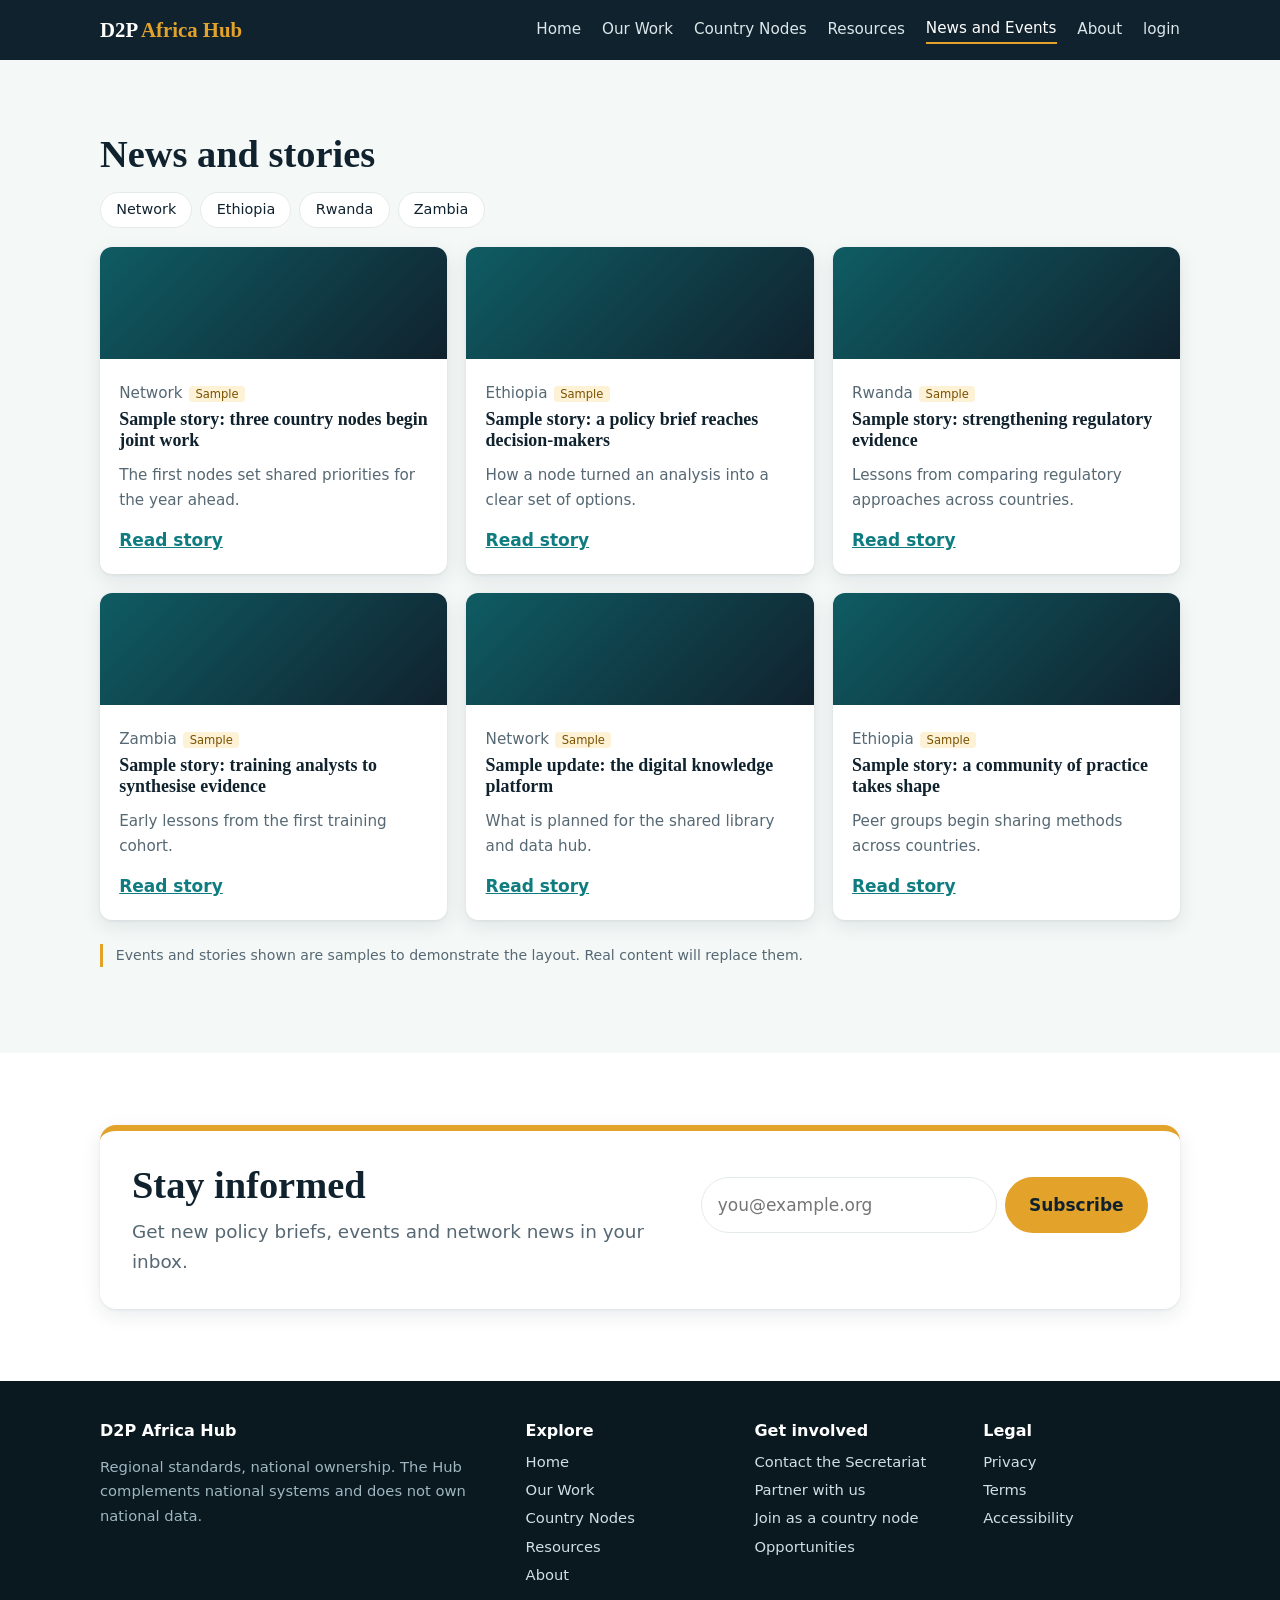
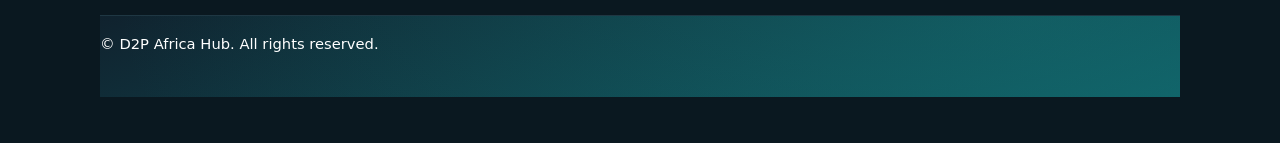
<file: Events.html>
<!doctype html>
<html lang="en">
<head>
<meta charset="utf-8">
<meta name="viewport" content="width=device-width, initial-scale=1, viewport-fit=cover">
<title>News and Events | D2P Africa Hub</title>
<style>
:root{--ink:#10222e;--lagoon:#0f7c80;--ochre:#e3a32b;--paper:#ffffff;--sage:#f4f8f7;--text:#1c2b35;--muted:#566873;--line:#e4ebe9;--sh:0 6px 20px rgba(16,34,46,.09),0 1px 3px rgba(16,34,46,.07);--card:#fff;--hero1:#10222e;--hero2:#0f5c63;
--serif:Georgia,"Iowan Old Style","Times New Roman",serif;--sans:system-ui,-apple-system,"Segoe UI",Roboto,Arial,sans-serif;
box-sizing:border-box;padding-top:env(safe-area-inset-top,0px);padding-bottom:env(safe-area-inset-bottom,0px)}
:root[data-theme="dark"]{--paper:#0c161d;--sage:#122029;--text:#e6eef1;--muted:#9bb0ba;--line:#243845;--card:#12202a;--ink:#e6eef1;--lagoon:#46c2c6;--sh:0 6px 20px rgba(0,0,0,.45)}
html{scroll-behavior:smooth;scroll-padding-top:calc(4.5rem + env(safe-area-inset-top,0px))}
*{box-sizing:border-box}
body{margin:0;background:var(--paper);color:var(--text);font:1.0625rem/1.65 var(--sans)}
a{color:var(--lagoon)}
:focus-visible{outline:3px solid var(--ochre);outline-offset:2px}
.w{max-width:1120px;margin:0 auto;padding:0 1.25rem}
h1,h2,h3{font-family:var(--serif);line-height:1.15;color:var(--ink);margin:0 0 .6rem}
h2{font-size:clamp(1.7rem,3.6vw,2.4rem)}h3{font-size:1.2rem}
.sec{padding:4.5rem 0}.alt{background:var(--sage)}
.lede{max-width:62ch;color:var(--muted);font-size:1.15rem}
/* header */
header.top{position:sticky;top:0;z-index:20;background:#10222e;color:#fff;padding-top:env(safe-area-inset-top,0px)}
.bar{display:flex;align-items:center;justify-content:space-between;gap:1rem;min-height:3.75rem}
.brand{font:700 1.3rem var(--serif);color:#fff;text-decoration:none}.brand b{color:var(--ochre)}
nav.main{display:flex;gap:1.3rem;align-items:center}nav.main a{color:#dbe7ea;text-decoration:none;font-size:.95rem}
nav.main a:hover{color:#fff}
.join{background:var(--ochre);color:#10222e!important;padding:.45rem 1rem;border-radius:999px;font-weight:700}
.mb{display:none;background:none;border:1px solid #6b8591;color:#fff;border-radius:6px;padding:.35rem .8rem;font:inherit}
.util{background:#0a1820;color:#9fb6bf;font-size:.82rem}.util .w{display:flex;justify-content:flex-end;gap:1.2rem;padding-top:.3rem;padding-bottom:.3rem}
.util a,.util button{color:#9fb6bf;text-decoration:none;background:none;border:0;font:inherit;cursor:pointer}
@media(max-width:860px){.mb{display:block}nav.main{display:none;position:absolute;left:0;right:0;top:100%;background:#10222e;flex-direction:column;align-items:flex-start;padding:1rem 1.25rem 1.5rem}nav.main.open{display:flex}}
/* hero */
.hero{background:radial-gradient(900px 400px at 85% 0,#17808055,transparent),linear-gradient(160deg,var(--hero1),var(--hero2));color:#fff;padding:4.5rem 0 3rem}
.hero h1{color:#fff;font-size:clamp(2.3rem,6vw,4.2rem);max-width:15ch;letter-spacing:-.01em}
.hero .tag{font:italic 1.35rem var(--serif);color:var(--ochre);margin:.2rem 0 1rem}
.hero p.lede{color:#c9dadf}
.btn{display:inline-block;padding:.75rem 1.4rem;border-radius:999px;font-weight:700;text-decoration:none;background:var(--ochre);color:#10222e;border:2px solid var(--ochre);margin:.3rem .5rem .3rem 0}
.btn.o{background:transparent;color:#fff;border-color:#8fb0b8}
/* pipeline */
.pipe{margin-top:3rem}
.rail{display:flex;list-style:none;margin:0;padding:0;overflow-x:auto;gap:0;scrollbar-width:thin}
.rail li{flex:1 0 108px;position:relative;text-align:center}
.rail li:not(:last-child)::after{content:"";position:absolute;top:1.35rem;left:50%;width:100%;height:2px;background:#4b7c85}
.rail button{position:relative;z-index:1;background:none;border:0;color:#c9dadf;font:inherit;font-size:.88rem;cursor:pointer;padding:0 .2rem;width:100%}
.rail .dot{display:grid;place-items:center;width:2.7rem;height:2.7rem;margin:0 auto .4rem;border-radius:50%;background:#10222e;border:2px solid #4b7c85;font-weight:700;color:#fff}
.rail button[aria-selected=true] .dot{background:var(--ochre);border-color:var(--ochre);color:#10222e;transform:scale(1.12)}
.rail button[aria-selected=true]{color:#fff;font-weight:700}
.panel{margin-top:1.4rem;background:#ffffff14;border:1px solid #ffffff2e;border-radius:12px;padding:1.1rem 1.4rem;min-height:5.5rem}
.panel strong{font:600 1.2rem var(--serif);color:var(--ochre)}.panel p{margin:.3rem 0 0;color:#e8f1f3}
/* two col */
.cols{display:grid;grid-template-columns:1fr 1fr;gap:3rem;align-items:start}
@media(max-width:800px){.cols{grid-template-columns:1fr;gap:1.5rem}}
.why p{border-left:4px solid var(--ochre);padding-left:1rem;margin:0 0 1.1rem}
.does{list-style:none;padding:0;margin:0}.does li{padding:.55rem 0 .55rem 1.8rem;border-bottom:1px solid var(--line);position:relative}
.does li::before{content:"\2713";position:absolute;left:0;color:var(--lagoon);font-weight:700}
.not{background:var(--card);color:var(--text);border-left:6px solid var(--ochre);border-radius:12px;padding:1.5rem;box-shadow:var(--sh)}.not h3{color:var(--ink)}.not strong{color:var(--ink)}
/* pillars */
.pl{list-style:none;margin:2rem 0 0;padding:0;display:grid;grid-template-columns:1fr 1fr;gap:1.2rem}
@media(max-width:800px){.pl{grid-template-columns:1fr}}
.pl li{display:grid;grid-template-columns:3.2rem 1fr;gap:1rem;padding:1.4rem;background:var(--card);border-radius:12px;box-shadow:var(--sh);border-top:4px solid var(--lagoon)}
.pl .n{font:700 2.4rem/1 var(--serif);color:var(--lagoon)}
.pl h3{margin-bottom:.2rem}.pl p{margin:0;color:var(--muted)}
.pl a{text-decoration:none;color:inherit}.pl a:hover h3{color:var(--lagoon)}
/* nodes */
.nodes{display:grid;grid-template-columns:repeat(4,1fr);gap:1rem;margin-top:2rem}
@media(max-width:900px){.nodes{grid-template-columns:1fr 1fr}}@media(max-width:560px){.nodes{grid-template-columns:1fr}}
.node{background:var(--card);border:1px solid var(--line);border-top:6px solid var(--lagoon);border-radius:12px;padding:1.3rem;box-shadow:var(--sh);text-decoration:none;color:var(--text)}
.node h3{font-size:1.5rem}.node small{color:var(--muted)}
.node.next{border:2px dashed var(--lagoon);border-top-width:2px;box-shadow:none;background:var(--sage)}
.badge{display:inline-block;font-size:.78rem;background:var(--sage);border-radius:999px;padding:.1rem .7rem;margin-bottom:.5rem}
/* outputs */
.outs{display:grid;grid-template-columns:repeat(3,1fr);gap:1.2rem;margin-top:2rem}
@media(max-width:860px){.outs{grid-template-columns:1fr}}
.out{background:var(--card);border:1px solid var(--line);border-radius:12px;padding:1.4rem;box-shadow:var(--sh)}
.out p{margin:.3rem 0;color:var(--muted)}.meta{font-size:.85rem;color:var(--muted)}
/* vision */
.vision{background:var(--paper)}
.stats{display:grid;grid-template-columns:repeat(3,1fr);gap:2rem;margin-top:2rem}
@media(max-width:760px){.stats{grid-template-columns:1fr}}
.stats>div{background:var(--card);border-radius:12px;padding:1.5rem;box-shadow:var(--sh);border-bottom:5px solid var(--ochre)}
.stats strong{display:block;font:700 clamp(2.4rem,5vw,3.4rem)/1 var(--serif);color:var(--lagoon)}
.stats span{color:var(--muted)}
/* governance */
.gov{display:grid;grid-template-columns:repeat(4,1fr);gap:1rem;margin-top:2rem}
@media(max-width:900px){.gov{grid-template-columns:1fr 1fr}}@media(max-width:560px){.gov{grid-template-columns:1fr}}
.gov div{border-left:4px solid var(--ochre);background:var(--card);padding:1.1rem 1.2rem;border-radius:0 12px 12px 0;box-shadow:var(--sh)}
.gov h3{font-size:1.05rem}.gov p{margin:0;font-size:.95rem;color:var(--muted)}
/* footer */
.news{display:grid;grid-template-columns:1.2fr 1fr;gap:2.5rem;align-items:center}
@media(max-width:800px){.news{grid-template-columns:1fr}}
.news form{display:flex;gap:.5rem;flex-wrap:wrap}
.news input{box-shadow:var(--sh);flex:1 1 220px;padding:.8rem 1rem;border-radius:999px;border:1px solid var(--line);background:var(--card);color:var(--text);font:inherit}
.news button{border:0;cursor:pointer;font:inherit;font-weight:700}
#ok{color:var(--lagoon);font-weight:600;min-height:1.5rem}
.logos{display:flex;gap:.8rem;flex-wrap:wrap;margin-top:1.2rem}.logos span{border:1px dashed var(--line);border-radius:8px;padding:.6rem 1.2rem;background:var(--card);box-shadow:var(--sh);color:var(--muted);font-size:.9rem}
footer{background:#0a1820;color:#9fb6bf;padding:2.5rem 0 calc(2rem + env(safe-area-inset-bottom,0px));font-size:.92rem}
footer .f{display:grid;grid-template-columns:2fr 1fr 1fr 1fr;gap:2rem}
@media(max-width:800px){footer .f{grid-template-columns:1fr 1fr}}
footer a{color:#cfe0e4;display:block;text-decoration:none;margin:.25rem 0}footer h3{color:#fff;font:600 1rem var(--sans)}
footer .ow{border-top:1px solid #1f3743;margin-top:1.5rem;padding-top:1rem}
@media(prefers-reduced-motion:reduce){html{scroll-behavior:auto}*{transition:none!important}}

.ph{background:radial-gradient(900px 360px at 85% 0,#17808055,transparent),linear-gradient(160deg,var(--hero1),var(--hero2));color:#fff;padding:3.5rem 0 2.5rem}
.ph h1{color:#fff;font-size:clamp(2.1rem,5vw,3.4rem);max-width:18ch}.ph .lede{color:#c9dadf}
.chips{display:flex;flex-wrap:wrap;gap:.5rem;margin-top:1.5rem}.chips a{color:#fff;text-decoration:none;border:1px solid #8fb0b8;border-radius:999px;padding:.35rem .95rem;font-size:.9rem}.chips a:hover{background:#ffffff22}
.two{display:grid;grid-template-columns:1fr 1fr;gap:1.5rem;margin-top:2rem}@media(max-width:800px){.two{grid-template-columns:1fr}}
.cd{background:var(--card);border-radius:12px;padding:1.6rem;box-shadow:var(--sh);border-top:5px solid var(--lagoon)}.cd.g{border-top-color:var(--ochre)}.cd p{margin:.4rem 0 0;color:var(--muted)}
.big{font:italic 600 clamp(1.6rem,4vw,2.5rem)/1.25 var(--serif);color:var(--ink);border-left:6px solid var(--ochre);padding-left:1.2rem;margin:1.5rem 0}
.three{display:grid;grid-template-columns:repeat(3,1fr);gap:1.2rem;margin-top:1.5rem}@media(max-width:860px){.three{grid-template-columns:1fr}}
.chain{display:grid;grid-template-columns:repeat(3,1fr);gap:1rem;margin-top:2rem;counter-reset:s}@media(max-width:860px){.chain{grid-template-columns:1fr 1fr}}@media(max-width:560px){.chain{grid-template-columns:1fr}}
.chain div{background:var(--card);border-radius:12px;padding:1.1rem 1.2rem;box-shadow:var(--sh)}.chain b{display:inline-grid;place-items:center;width:1.9rem;height:1.9rem;border-radius:50%;background:var(--lagoon);color:#fff;margin-right:.5rem;font-size:.9rem}
.chain h3{display:flex;align-items:center;font-size:1.05rem}.chain p{margin:.2rem 0 0;color:var(--muted);font-size:.95rem}
.pc{background:var(--card);border-radius:12px;padding:1.4rem;box-shadow:var(--sh);border-top:4px solid var(--lagoon)}.pc ul{margin:.6rem 0 0;padding-left:1.1rem;color:var(--muted);font-size:.95rem}.pc p{margin:.3rem 0;color:var(--text)}.pc small{color:var(--lagoon);font-weight:700}
.tree{display:grid;gap:.8rem;margin-top:2rem}.tree .row{display:grid;gap:.8rem}.tree .r2{grid-template-columns:1fr 1fr}.tree .r1{grid-template-columns:minmax(0,520px);justify-content:center}.tree .r3{grid-template-columns:minmax(0,520px);justify-content:center}
@media(max-width:700px){.tree .r2{grid-template-columns:1fr}}
.tree .cd{text-align:center}.tree .cd.g{background:var(--paper)}
.stp{display:grid;grid-template-columns:repeat(3,1fr);gap:1.2rem;margin-top:1.5rem;counter-reset:q}@media(max-width:860px){.stp{grid-template-columns:1fr}}
.cta{background:linear-gradient(160deg,var(--hero1),var(--hero2));color:#fff;border-radius:16px;padding:2.5rem;margin:0 0 4rem}.cta h2{color:#fff}.cta p{color:#c9dadf;max-width:60ch}
.note{font-size:.88rem;color:var(--muted);border-left:3px solid var(--ochre);padding-left:.8rem;margin-top:1.5rem}

.ow{background:radial-gradient(900px 360px at 85% 0,#17808055,transparent),linear-gradient(160deg,var(--hero1),var(--hero2));color:#fff;padding:3.5rem 0 2.5rem}
.ow h1{color:#fff;font-size:clamp(2.1rem,5vw,3.4rem);max-width:18ch}.ow .lede{color:#c9dadf}
.chips{display:flex;flex-wrap:wrap;gap:.5rem;margin-top:1.5rem}.chips a{color:#fff;text-decoration:none;border:1px solid #8fb0b8;border-radius:999px;padding:.35rem .95rem;font-size:.9rem}.chips a:hover{background:#ffffff22}
.map{width:100%;border-collapse:separate;border-spacing:0;background:var(--card);border-radius:12px;box-shadow:var(--sh);overflow:hidden;margin-top:1.5rem;font-size:.95rem}
.mw{overflow-x:auto}.map th,.map td{padding:.7rem 1rem;text-align:left;border-bottom:1px solid var(--line)}.map th{background:var(--sage);color:var(--ink)}.map tr:last-child td{border-bottom:0}
.pr{background:var(--card);border-radius:16px;box-shadow:var(--sh);padding:2rem;border-top:6px solid var(--lagoon)}
.ph2{display:flex;gap:1.2rem;align-items:flex-start;flex-wrap:wrap}.num{font:700 3.6rem/1 var(--serif);color:var(--lagoon)}
.steps{display:flex;flex-wrap:wrap;gap:.4rem;margin:.6rem 0 0}.steps span{background:var(--sage);border-radius:999px;padding:.1rem .8rem;font-size:.82rem;color:var(--ink)}
.g4{display:grid;grid-template-columns:1fr 1fr;gap:1.5rem;margin-top:1.5rem}@media(max-width:800px){.g4{grid-template-columns:1fr}}
.g4 h3{font-size:1.05rem;color:var(--lagoon)}.g4 p,.g4 ul{margin:.2rem 0 0}.g4 ul{padding-left:1.1rem}.g4 li{margin:.2rem 0}
.rel{margin-top:1.5rem;padding-top:1rem;border-top:1px solid var(--line);display:flex;gap:1rem;flex-wrap:wrap;align-items:center;justify-content:space-between}
.draft{font-size:.85rem;color:var(--muted)}
.together{display:grid;grid-template-columns:repeat(3,1fr);gap:1.2rem;margin-top:1.5rem}@media(max-width:860px){.together{grid-template-columns:1fr}}
.cd{background:var(--card);border-radius:12px;padding:1.5rem;box-shadow:var(--sh);border-top:5px solid var(--ochre)}.cd p{margin:.4rem 0 0;color:var(--muted)}
.cta{background:linear-gradient(160deg,var(--hero1),var(--hero2));color:#fff;border-radius:16px;padding:2.5rem;margin:0 0 4rem}.cta h2{color:#fff}.cta p{color:#c9dadf;max-width:60ch}
.note{font-size:.88rem;color:var(--muted);border-left:3px solid var(--ochre);padding-left:.8rem;margin-top:1.5rem}

.nd{background:var(--card);border-radius:16px;box-shadow:var(--sh);border-top:6px solid var(--lagoon);padding:1.8rem;display:flex;flex-direction:column}
.nd h3{font-size:1.8rem}.nd dl{margin:1rem 0 0;display:grid;gap:.7rem}.nd dt{font-size:.82rem;color:var(--lagoon);font-weight:700}.nd dd{margin:0;color:var(--text)}
.tbc{color:var(--muted);font-style:italic}.nd .btn{margin-top:1.3rem;align-self:flex-start}
.n3{display:grid;grid-template-columns:repeat(3,1fr);gap:1.2rem;margin-top:2rem}@media(max-width:900px){.n3{grid-template-columns:1fr}}
.f4{display:grid;grid-template-columns:repeat(4,1fr);gap:1.1rem;margin-top:1.5rem}@media(max-width:900px){.f4{grid-template-columns:1fr 1fr}}@media(max-width:560px){.f4{grid-template-columns:1fr}}
.cd{background:var(--card);border-radius:12px;padding:1.4rem;box-shadow:var(--sh);border-top:5px solid var(--ochre)}.cd p{margin:.4rem 0 0;color:var(--muted)}.cd h3{font-size:1.1rem}
.road{display:grid;grid-template-columns:repeat(3,1fr);gap:1.2rem;margin-top:1.5rem}@media(max-width:860px){.road{grid-template-columns:1fr}}
.road .cd{border-top-color:var(--lagoon)}.road small{color:var(--lagoon);font-weight:700}
.note{font-size:.88rem;color:var(--muted);border-left:3px solid var(--ochre);padding-left:.8rem;margin-top:1.5rem}
.keep{display:flex;gap:1.2rem;align-items:center;background:var(--card);border-left:6px solid var(--ochre);border-radius:12px;box-shadow:var(--sh);padding:1.5rem}
.keep strong{font:700 1.3rem var(--serif);color:var(--ink)}

.tiles{display:grid;grid-template-columns:repeat(4,1fr);gap:1rem;margin-top:1.5rem}@media(max-width:900px){.tiles{grid-template-columns:1fr 1fr}}@media(max-width:520px){.tiles{grid-template-columns:1fr}}
.tile{background:var(--card);border:0;border-top:5px solid var(--lagoon);border-radius:12px;box-shadow:var(--sh);padding:1rem 1.1rem;text-align:left;font:inherit;color:var(--text);cursor:pointer}.tile b{display:block;font:600 1.05rem var(--serif);color:var(--ink)}.tile span{font-size:.85rem;color:var(--muted)}.tile[aria-pressed=true]{background:var(--ink);border-top-color:var(--ochre)}.tile[aria-pressed=true] b,.tile[aria-pressed=true] span{color:#fff}
.fbar{background:var(--card);border-radius:14px;box-shadow:var(--sh);padding:1.2rem;display:grid;grid-template-columns:2fr repeat(5,1fr);gap:.7rem;margin-top:1.5rem}@media(max-width:1000px){.fbar{grid-template-columns:1fr 1fr}.fbar .q{grid-column:1/-1}}@media(max-width:520px){.fbar{grid-template-columns:1fr}}
.fbar input,.fbar select{width:100%;padding:.65rem .8rem;border:1px solid var(--line);border-radius:8px;background:var(--paper);color:var(--text);font:inherit}
.bar2{display:flex;justify-content:space-between;align-items:center;margin:1.2rem 0 0;gap:1rem;flex-wrap:wrap}.bar2 button{background:none;border:0;color:var(--lagoon);font:inherit;font-weight:700;cursor:pointer;text-decoration:underline}
.rg{display:grid;grid-template-columns:repeat(3,1fr);gap:1.2rem;margin-top:1rem}@media(max-width:900px){.rg{grid-template-columns:1fr 1fr}}@media(max-width:600px){.rg{grid-template-columns:1fr}}
.rc{background:var(--card);border-radius:12px;box-shadow:var(--sh);padding:1.3rem;display:flex;flex-direction:column;border-top:5px solid var(--lagoon)}.rc h3{font-size:1.12rem}.rc p{margin:.2rem 0;color:var(--muted);font-size:.95rem}.rc .tg{margin:.7rem 0;display:flex;flex-wrap:wrap;gap:.3rem}.rc .tg span{background:var(--sage);border-radius:999px;padding:.05rem .65rem;font-size:.78rem;color:var(--ink)}.rc a{margin-top:auto;font-weight:700}
.smp{font-size:.72rem;background:#fdf1d6;color:#7a5200;border-radius:4px;padding:.05rem .4rem;margin-left:.4rem}
.note{font-size:.88rem;color:var(--muted);border-left:3px solid var(--ochre);padding-left:.8rem;margin-top:1.5rem}

.tabs{display:flex;gap:.5rem;margin:1.2rem 0}.tabs button{border:1px solid var(--line);background:var(--card);color:var(--ink);border-radius:999px;padding:.5rem 1.2rem;font:inherit;font-weight:700;cursor:pointer;box-shadow:var(--sh)}.tabs button[aria-selected=true]{background:var(--ink);color:#fff;border-color:var(--ink)}
.ev{display:grid;grid-template-columns:5rem 1fr auto;gap:1.2rem;align-items:center;background:var(--card);border-radius:12px;box-shadow:var(--sh);padding:1.1rem 1.3rem;margin-bottom:1rem;border-left:6px solid var(--lagoon)}
@media(max-width:640px){.ev{grid-template-columns:4rem 1fr}.ev .btn{grid-column:1/-1;justify-self:start}}
.dt{text-align:center;background:var(--sage);border-radius:10px;padding:.5rem .2rem;line-height:1.1}.dt b{display:block;font:700 1.9rem var(--serif);color:var(--lagoon)}.dt span{font-size:.8rem;color:var(--muted)}
.ev h3{font-size:1.15rem;margin:.1rem 0}.ev p{margin:0;color:var(--muted);font-size:.93rem}
.ev .btn{margin:0;padding:.55rem 1.1rem;font-size:.9rem}
.smp{font-size:.72rem;background:#fdf1d6;color:#7a5200;border-radius:4px;padding:.05rem .4rem;margin-left:.4rem}
.nw{display:grid;grid-template-columns:repeat(3,1fr);gap:1.2rem;margin-top:1.2rem}@media(max-width:900px){.nw{grid-template-columns:1fr 1fr}}@media(max-width:600px){.nw{grid-template-columns:1fr}}
.nc{background:var(--card);border-radius:12px;box-shadow:var(--sh);overflow:hidden;display:flex;flex-direction:column}.nc .im{height:7rem;background:linear-gradient(135deg,var(--hero2),var(--hero1))}.nc div.b{padding:1.2rem;display:flex;flex-direction:column;flex:1}.nc h3{font-size:1.12rem}.nc p{margin:.2rem 0;color:var(--muted);font-size:.95rem}.nc a{margin-top:auto;font-weight:700;padding-top:.6rem}
.fc{display:flex;flex-wrap:wrap;gap:.5rem;margin-top:1rem}.fc button{border:1px solid var(--line);background:var(--card);border-radius:999px;padding:.3rem .95rem;font:inherit;font-size:.9rem;cursor:pointer;color:var(--ink)}.fc button[aria-pressed=true]{background:var(--lagoon);color:#fff;border-color:var(--lagoon)}
.nl{display:grid;grid-template-columns:1.2fr 1fr;gap:2rem;align-items:center;background:var(--card);border-radius:16px;box-shadow:var(--sh);padding:2rem;border-top:6px solid var(--ochre)}@media(max-width:800px){.nl{grid-template-columns:1fr}}
.nl form{display:flex;gap:.5rem;flex-wrap:wrap}.nl input{flex:1 1 220px;padding:.8rem 1rem;border-radius:999px;border:1px solid var(--line);background:var(--paper);color:var(--text);font:inherit}.nl .btn{margin:0;cursor:pointer;font:inherit;font-weight:700}
#ok{color:var(--lagoon);font-weight:600;margin:.5rem 0 0;min-height:1.4rem}
.note{font-size:.88rem;color:var(--muted);border-left:3px solid var(--ochre);padding-left:.8rem;margin-top:1.5rem}
[hidden]{display:none!important}</style>
</head>
<body>
<header class="top">
 <div class="w bar">
  <a class="brand" href="index.html">D2P <b>Africa Hub</b></a>
  <button class="mb" id="mb" aria-expanded="false" aria-controls="nav">Menu</button>
  <nav class="main" id="nav" aria-label="Main">
   <a href="index.html">Home</a>
   <a href="Work.html">Our Work</a>
   <a href="Africa_Hub.html">Country Nodes</a>
   <a href="Resources.html">Resources</a>
   <a href="Events.html" aria-current="page" style="color:#fff;border-bottom:2px solid var(--ochre)">News and Events</a>
   <a href="About.html">About</a>
   <a href="Login.html">login</a>  
  </nav>
 </div>
</header>
<main id="top">


<section class="sec alt" id="news"><div class="w">
 <h2>News and stories</h2>
 <div class="fc" id="fc"><button type="button" data-c="Network" aria-pressed="false">Network</button><button type="button" data-c="Ethiopia" aria-pressed="false">Ethiopia</button><button type="button" data-c="Rwanda" aria-pressed="false">Rwanda</button><button type="button" data-c="Zambia" aria-pressed="false">Zambia</button></div>
 <div class="nw" id="nw"><article class="nc" data-c="Network"><div class="im"></div><div class="b"><p class="meta">Network<span class="smp">Sample</span></p><h3>Sample story: three country nodes begin joint work</h3><p>The first nodes set shared priorities for the year ahead.</p><a href="#top">Read story</a></div></article><article class="nc" data-c="Ethiopia"><div class="im"></div><div class="b"><p class="meta">Ethiopia<span class="smp">Sample</span></p><h3>Sample story: a policy brief reaches decision-makers</h3><p>How a node turned an analysis into a clear set of options.</p><a href="#top">Read story</a></div></article><article class="nc" data-c="Rwanda"><div class="im"></div><div class="b"><p class="meta">Rwanda<span class="smp">Sample</span></p><h3>Sample story: strengthening regulatory evidence</h3><p>Lessons from comparing regulatory approaches across countries.</p><a href="#top">Read story</a></div></article><article class="nc" data-c="Zambia"><div class="im"></div><div class="b"><p class="meta">Zambia<span class="smp">Sample</span></p><h3>Sample story: training analysts to synthesise evidence</h3><p>Early lessons from the first training cohort.</p><a href="#top">Read story</a></div></article><article class="nc" data-c="Network"><div class="im"></div><div class="b"><p class="meta">Network<span class="smp">Sample</span></p><h3>Sample update: the digital knowledge platform</h3><p>What is planned for the shared library and data hub.</p><a href="#top">Read story</a></div></article><article class="nc" data-c="Ethiopia"><div class="im"></div><div class="b"><p class="meta">Ethiopia<span class="smp">Sample</span></p><h3>Sample story: a community of practice takes shape</h3><p>Peer groups begin sharing methods across countries.</p><a href="#top">Read story</a></div></article></div>
 <p class="note">Events and stories shown are samples to demonstrate the layout. Real content will replace them.</p>
</div></section>

<section class="sec" id="subscribe"><div class="w"><div class="nl">
 <div><h2>Stay informed</h2><p class="lede" style="margin:0">Get new policy briefs, events and network news in your inbox.</p></div>
 <div><form id="nf"><input type="email" required placeholder="you@example.org" aria-label="Email address"><button class="btn" type="submit">Subscribe</button></form><p id="ok" role="status"></p></div>
</div></div></section>
</main>
<footer id="involved">
 <div class="w">
  <div class="f">
   <div><h3>D2P Africa Hub</h3><p>Regional standards, national ownership. The Hub complements national systems and does not own national data.</p></div>
   <div><h3>Explore</h3><a href="index.html">Home</a><a href="OurWork.html">Our Work</a><a href="CountryNodes.html">Country Nodes</a><a href="Resources.html">Resources</a><a href="About.html">About</a></div>
   <div><h3>Get involved</h3><a href="#involved">Contact the Secretariat</a><a href="#involved">Partner with us</a><a href="#involved">Join as a country node</a><a href="#involved">Opportunities</a></div>
   <div><h3>Legal</h3><a href="#top">Privacy</a><a href="#top">Terms</a><a href="#top">Accessibility</a></div>
  </div>
  <p class="ow">&copy; D2P Africa Hub. All rights reserved.</p>
 </div>
</footer>
<script>
var $=function(i){return document.getElementById(i)};
var mb=$('mb'),nav=$('nav');
mb.onclick=function(){var o=nav.classList.toggle('open');mb.setAttribute('aria-expanded',o)};
nav.addEventListener('click',function(){nav.classList.remove('open');mb.setAttribute('aria-expanded',false)});
function tab(u){$('eu').hidden=!u;$('ep').hidden=u;$('tu').setAttribute('aria-selected',u);$('tp').setAttribute('aria-selected',!u)}
$('tu').onclick=function(){tab(true)};$('tp').onclick=function(){tab(false)};
var cur='';
$('fc').addEventListener('click',function(e){var b=e.target.closest('button');if(!b)return;cur=cur===b.dataset.c?'':b.dataset.c;
 document.querySelectorAll('#fc button').forEach(function(x){x.setAttribute('aria-pressed',x.dataset.c===cur)});
 document.querySelectorAll('#nw .nc').forEach(function(n){n.hidden=!!cur&&n.dataset.c!==cur})});
$('nf').onsubmit=function(e){e.preventDefault();$('ok').textContent='Thank you. You are on the list.';this.reset()};
</script>
</body>
</html>
</file>
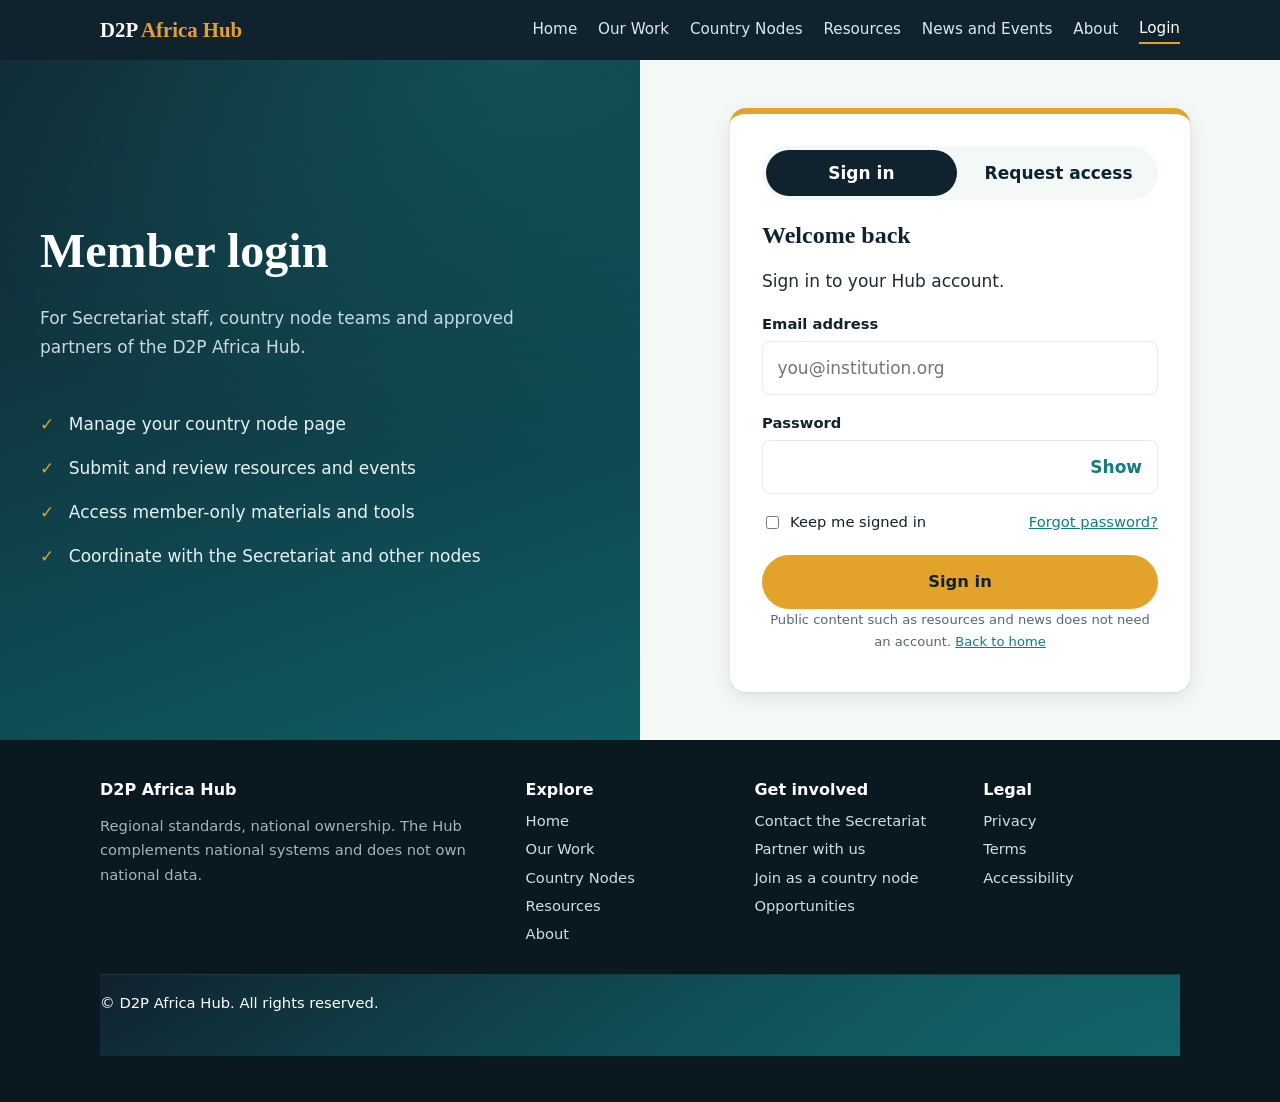
<file: Login.html>
<!doctype html>
<html lang="en">
<head>
<meta charset="utf-8">
<meta name="viewport" content="width=device-width, initial-scale=1, viewport-fit=cover">
<title>Login | D2P Africa Hub</title>
<style>
:root{--ink:#10222e;--lagoon:#0f7c80;--ochre:#e3a32b;--paper:#ffffff;--sage:#f4f8f7;--text:#1c2b35;--muted:#566873;--line:#e4ebe9;--sh:0 6px 20px rgba(16,34,46,.09),0 1px 3px rgba(16,34,46,.07);--card:#fff;--hero1:#10222e;--hero2:#0f5c63;
--serif:Georgia,"Iowan Old Style","Times New Roman",serif;--sans:system-ui,-apple-system,"Segoe UI",Roboto,Arial,sans-serif;
box-sizing:border-box;padding-top:env(safe-area-inset-top,0px);padding-bottom:env(safe-area-inset-bottom,0px)}
:root[data-theme="dark"]{--paper:#0c161d;--sage:#122029;--text:#e6eef1;--muted:#9bb0ba;--line:#243845;--card:#12202a;--ink:#e6eef1;--lagoon:#46c2c6;--sh:0 6px 20px rgba(0,0,0,.45)}
html{scroll-behavior:smooth;scroll-padding-top:calc(4.5rem + env(safe-area-inset-top,0px))}
*{box-sizing:border-box}
body{margin:0;background:var(--paper);color:var(--text);font:1.0625rem/1.65 var(--sans)}
a{color:var(--lagoon)}
:focus-visible{outline:3px solid var(--ochre);outline-offset:2px}
.w{max-width:1120px;margin:0 auto;padding:0 1.25rem}
h1,h2,h3{font-family:var(--serif);line-height:1.15;color:var(--ink);margin:0 0 .6rem}
h2{font-size:clamp(1.7rem,3.6vw,2.4rem)}h3{font-size:1.2rem}
.sec{padding:4.5rem 0}.alt{background:var(--sage)}
.lede{max-width:62ch;color:var(--muted);font-size:1.15rem}
/* header */
header.top{position:sticky;top:0;z-index:20;background:#10222e;color:#fff;padding-top:env(safe-area-inset-top,0px)}
.bar{display:flex;align-items:center;justify-content:space-between;gap:1rem;min-height:3.75rem}
.brand{font:700 1.3rem var(--serif);color:#fff;text-decoration:none}.brand b{color:var(--ochre)}
nav.main{display:flex;gap:1.3rem;align-items:center}nav.main a{color:#dbe7ea;text-decoration:none;font-size:.95rem}
nav.main a:hover{color:#fff}
.join{background:var(--ochre);color:#10222e!important;padding:.45rem 1rem;border-radius:999px;font-weight:700}
.mb{display:none;background:none;border:1px solid #6b8591;color:#fff;border-radius:6px;padding:.35rem .8rem;font:inherit}
.util{background:#0a1820;color:#9fb6bf;font-size:.82rem}.util .w{display:flex;justify-content:flex-end;gap:1.2rem;padding-top:.3rem;padding-bottom:.3rem}
.util a,.util button{color:#9fb6bf;text-decoration:none;background:none;border:0;font:inherit;cursor:pointer}
@media(max-width:860px){.mb{display:block}nav.main{display:none;position:absolute;left:0;right:0;top:100%;background:#10222e;flex-direction:column;align-items:flex-start;padding:1rem 1.25rem 1.5rem}nav.main.open{display:flex}}
/* hero */
.hero{background:radial-gradient(900px 400px at 85% 0,#17808055,transparent),linear-gradient(160deg,var(--hero1),var(--hero2));color:#fff;padding:4.5rem 0 3rem}
.hero h1{color:#fff;font-size:clamp(2.3rem,6vw,4.2rem);max-width:15ch;letter-spacing:-.01em}
.hero .tag{font:italic 1.35rem var(--serif);color:var(--ochre);margin:.2rem 0 1rem}
.hero p.lede{color:#c9dadf}
.btn{display:inline-block;padding:.75rem 1.4rem;border-radius:999px;font-weight:700;text-decoration:none;background:var(--ochre);color:#10222e;border:2px solid var(--ochre);margin:.3rem .5rem .3rem 0}
.btn.o{background:transparent;color:#fff;border-color:#8fb0b8}
/* pipeline */
.pipe{margin-top:3rem}
.rail{display:flex;list-style:none;margin:0;padding:0;overflow-x:auto;gap:0;scrollbar-width:thin}
.rail li{flex:1 0 108px;position:relative;text-align:center}
.rail li:not(:last-child)::after{content:"";position:absolute;top:1.35rem;left:50%;width:100%;height:2px;background:#4b7c85}
.rail button{position:relative;z-index:1;background:none;border:0;color:#c9dadf;font:inherit;font-size:.88rem;cursor:pointer;padding:0 .2rem;width:100%}
.rail .dot{display:grid;place-items:center;width:2.7rem;height:2.7rem;margin:0 auto .4rem;border-radius:50%;background:#10222e;border:2px solid #4b7c85;font-weight:700;color:#fff}
.rail button[aria-selected=true] .dot{background:var(--ochre);border-color:var(--ochre);color:#10222e;transform:scale(1.12)}
.rail button[aria-selected=true]{color:#fff;font-weight:700}
.panel{margin-top:1.4rem;background:#ffffff14;border:1px solid #ffffff2e;border-radius:12px;padding:1.1rem 1.4rem;min-height:5.5rem}
.panel strong{font:600 1.2rem var(--serif);color:var(--ochre)}.panel p{margin:.3rem 0 0;color:#e8f1f3}
/* two col */
.cols{display:grid;grid-template-columns:1fr 1fr;gap:3rem;align-items:start}
@media(max-width:800px){.cols{grid-template-columns:1fr;gap:1.5rem}}
.why p{border-left:4px solid var(--ochre);padding-left:1rem;margin:0 0 1.1rem}
.does{list-style:none;padding:0;margin:0}.does li{padding:.55rem 0 .55rem 1.8rem;border-bottom:1px solid var(--line);position:relative}
.does li::before{content:"\2713";position:absolute;left:0;color:var(--lagoon);font-weight:700}
.not{background:var(--card);color:var(--text);border-left:6px solid var(--ochre);border-radius:12px;padding:1.5rem;box-shadow:var(--sh)}.not h3{color:var(--ink)}.not strong{color:var(--ink)}
/* pillars */
.pl{list-style:none;margin:2rem 0 0;padding:0;display:grid;grid-template-columns:1fr 1fr;gap:1.2rem}
@media(max-width:800px){.pl{grid-template-columns:1fr}}
.pl li{display:grid;grid-template-columns:3.2rem 1fr;gap:1rem;padding:1.4rem;background:var(--card);border-radius:12px;box-shadow:var(--sh);border-top:4px solid var(--lagoon)}
.pl .n{font:700 2.4rem/1 var(--serif);color:var(--lagoon)}
.pl h3{margin-bottom:.2rem}.pl p{margin:0;color:var(--muted)}
.pl a{text-decoration:none;color:inherit}.pl a:hover h3{color:var(--lagoon)}
/* nodes */
.nodes{display:grid;grid-template-columns:repeat(4,1fr);gap:1rem;margin-top:2rem}
@media(max-width:900px){.nodes{grid-template-columns:1fr 1fr}}@media(max-width:560px){.nodes{grid-template-columns:1fr}}
.node{background:var(--card);border:1px solid var(--line);border-top:6px solid var(--lagoon);border-radius:12px;padding:1.3rem;box-shadow:var(--sh);text-decoration:none;color:var(--text)}
.node h3{font-size:1.5rem}.node small{color:var(--muted)}
.node.next{border:2px dashed var(--lagoon);border-top-width:2px;box-shadow:none;background:var(--sage)}
.badge{display:inline-block;font-size:.78rem;background:var(--sage);border-radius:999px;padding:.1rem .7rem;margin-bottom:.5rem}
/* outputs */
.outs{display:grid;grid-template-columns:repeat(3,1fr);gap:1.2rem;margin-top:2rem}
@media(max-width:860px){.outs{grid-template-columns:1fr}}
.out{background:var(--card);border:1px solid var(--line);border-radius:12px;padding:1.4rem;box-shadow:var(--sh)}
.out p{margin:.3rem 0;color:var(--muted)}.meta{font-size:.85rem;color:var(--muted)}
/* vision */
.vision{background:var(--paper)}
.stats{display:grid;grid-template-columns:repeat(3,1fr);gap:2rem;margin-top:2rem}
@media(max-width:760px){.stats{grid-template-columns:1fr}}
.stats>div{background:var(--card);border-radius:12px;padding:1.5rem;box-shadow:var(--sh);border-bottom:5px solid var(--ochre)}
.stats strong{display:block;font:700 clamp(2.4rem,5vw,3.4rem)/1 var(--serif);color:var(--lagoon)}
.stats span{color:var(--muted)}
/* governance */
.gov{display:grid;grid-template-columns:repeat(4,1fr);gap:1rem;margin-top:2rem}
@media(max-width:900px){.gov{grid-template-columns:1fr 1fr}}@media(max-width:560px){.gov{grid-template-columns:1fr}}
.gov div{border-left:4px solid var(--ochre);background:var(--card);padding:1.1rem 1.2rem;border-radius:0 12px 12px 0;box-shadow:var(--sh)}
.gov h3{font-size:1.05rem}.gov p{margin:0;font-size:.95rem;color:var(--muted)}
/* footer */
.news{display:grid;grid-template-columns:1.2fr 1fr;gap:2.5rem;align-items:center}
@media(max-width:800px){.news{grid-template-columns:1fr}}
.news form{display:flex;gap:.5rem;flex-wrap:wrap}
.news input{box-shadow:var(--sh);flex:1 1 220px;padding:.8rem 1rem;border-radius:999px;border:1px solid var(--line);background:var(--card);color:var(--text);font:inherit}
.news button{border:0;cursor:pointer;font:inherit;font-weight:700}
#ok{color:var(--lagoon);font-weight:600;min-height:1.5rem}
.logos{display:flex;gap:.8rem;flex-wrap:wrap;margin-top:1.2rem}.logos span{border:1px dashed var(--line);border-radius:8px;padding:.6rem 1.2rem;background:var(--card);box-shadow:var(--sh);color:var(--muted);font-size:.9rem}
footer{background:#0a1820;color:#9fb6bf;padding:2.5rem 0 calc(2rem + env(safe-area-inset-bottom,0px));font-size:.92rem}
footer .f{display:grid;grid-template-columns:2fr 1fr 1fr 1fr;gap:2rem}
@media(max-width:800px){footer .f{grid-template-columns:1fr 1fr}}
footer a{color:#cfe0e4;display:block;text-decoration:none;margin:.25rem 0}footer h3{color:#fff;font:600 1rem var(--sans)}
footer .ow{border-top:1px solid #1f3743;margin-top:1.5rem;padding-top:1rem}
@media(prefers-reduced-motion:reduce){html{scroll-behavior:auto}*{transition:none!important}}

.ph{background:radial-gradient(900px 360px at 85% 0,#17808055,transparent),linear-gradient(160deg,var(--hero1),var(--hero2));color:#fff;padding:3.5rem 0 2.5rem}
.ph h1{color:#fff;font-size:clamp(2.1rem,5vw,3.4rem);max-width:18ch}.ph .lede{color:#c9dadf}
.chips{display:flex;flex-wrap:wrap;gap:.5rem;margin-top:1.5rem}.chips a{color:#fff;text-decoration:none;border:1px solid #8fb0b8;border-radius:999px;padding:.35rem .95rem;font-size:.9rem}.chips a:hover{background:#ffffff22}
.two{display:grid;grid-template-columns:1fr 1fr;gap:1.5rem;margin-top:2rem}@media(max-width:800px){.two{grid-template-columns:1fr}}
.cd{background:var(--card);border-radius:12px;padding:1.6rem;box-shadow:var(--sh);border-top:5px solid var(--lagoon)}.cd.g{border-top-color:var(--ochre)}.cd p{margin:.4rem 0 0;color:var(--muted)}
.big{font:italic 600 clamp(1.6rem,4vw,2.5rem)/1.25 var(--serif);color:var(--ink);border-left:6px solid var(--ochre);padding-left:1.2rem;margin:1.5rem 0}
.three{display:grid;grid-template-columns:repeat(3,1fr);gap:1.2rem;margin-top:1.5rem}@media(max-width:860px){.three{grid-template-columns:1fr}}
.chain{display:grid;grid-template-columns:repeat(3,1fr);gap:1rem;margin-top:2rem;counter-reset:s}@media(max-width:860px){.chain{grid-template-columns:1fr 1fr}}@media(max-width:560px){.chain{grid-template-columns:1fr}}
.chain div{background:var(--card);border-radius:12px;padding:1.1rem 1.2rem;box-shadow:var(--sh)}.chain b{display:inline-grid;place-items:center;width:1.9rem;height:1.9rem;border-radius:50%;background:var(--lagoon);color:#fff;margin-right:.5rem;font-size:.9rem}
.chain h3{display:flex;align-items:center;font-size:1.05rem}.chain p{margin:.2rem 0 0;color:var(--muted);font-size:.95rem}
.pc{background:var(--card);border-radius:12px;padding:1.4rem;box-shadow:var(--sh);border-top:4px solid var(--lagoon)}.pc ul{margin:.6rem 0 0;padding-left:1.1rem;color:var(--muted);font-size:.95rem}.pc p{margin:.3rem 0;color:var(--text)}.pc small{color:var(--lagoon);font-weight:700}
.tree{display:grid;gap:.8rem;margin-top:2rem}.tree .row{display:grid;gap:.8rem}.tree .r2{grid-template-columns:1fr 1fr}.tree .r1{grid-template-columns:minmax(0,520px);justify-content:center}.tree .r3{grid-template-columns:minmax(0,520px);justify-content:center}
@media(max-width:700px){.tree .r2{grid-template-columns:1fr}}
.tree .cd{text-align:center}.tree .cd.g{background:var(--paper)}
.stp{display:grid;grid-template-columns:repeat(3,1fr);gap:1.2rem;margin-top:1.5rem;counter-reset:q}@media(max-width:860px){.stp{grid-template-columns:1fr}}
.cta{background:linear-gradient(160deg,var(--hero1),var(--hero2));color:#fff;border-radius:16px;padding:2.5rem;margin:0 0 4rem}.cta h2{color:#fff}.cta p{color:#c9dadf;max-width:60ch}
.note{font-size:.88rem;color:var(--muted);border-left:3px solid var(--ochre);padding-left:.8rem;margin-top:1.5rem}

.ow{background:radial-gradient(900px 360px at 85% 0,#17808055,transparent),linear-gradient(160deg,var(--hero1),var(--hero2));color:#fff;padding:3.5rem 0 2.5rem}
.ow h1{color:#fff;font-size:clamp(2.1rem,5vw,3.4rem);max-width:18ch}.ow .lede{color:#c9dadf}
.chips{display:flex;flex-wrap:wrap;gap:.5rem;margin-top:1.5rem}.chips a{color:#fff;text-decoration:none;border:1px solid #8fb0b8;border-radius:999px;padding:.35rem .95rem;font-size:.9rem}.chips a:hover{background:#ffffff22}
.map{width:100%;border-collapse:separate;border-spacing:0;background:var(--card);border-radius:12px;box-shadow:var(--sh);overflow:hidden;margin-top:1.5rem;font-size:.95rem}
.mw{overflow-x:auto}.map th,.map td{padding:.7rem 1rem;text-align:left;border-bottom:1px solid var(--line)}.map th{background:var(--sage);color:var(--ink)}.map tr:last-child td{border-bottom:0}
.pr{background:var(--card);border-radius:16px;box-shadow:var(--sh);padding:2rem;border-top:6px solid var(--lagoon)}
.ph2{display:flex;gap:1.2rem;align-items:flex-start;flex-wrap:wrap}.num{font:700 3.6rem/1 var(--serif);color:var(--lagoon)}
.steps{display:flex;flex-wrap:wrap;gap:.4rem;margin:.6rem 0 0}.steps span{background:var(--sage);border-radius:999px;padding:.1rem .8rem;font-size:.82rem;color:var(--ink)}
.g4{display:grid;grid-template-columns:1fr 1fr;gap:1.5rem;margin-top:1.5rem}@media(max-width:800px){.g4{grid-template-columns:1fr}}
.g4 h3{font-size:1.05rem;color:var(--lagoon)}.g4 p,.g4 ul{margin:.2rem 0 0}.g4 ul{padding-left:1.1rem}.g4 li{margin:.2rem 0}
.rel{margin-top:1.5rem;padding-top:1rem;border-top:1px solid var(--line);display:flex;gap:1rem;flex-wrap:wrap;align-items:center;justify-content:space-between}
.draft{font-size:.85rem;color:var(--muted)}
.together{display:grid;grid-template-columns:repeat(3,1fr);gap:1.2rem;margin-top:1.5rem}@media(max-width:860px){.together{grid-template-columns:1fr}}
.cd{background:var(--card);border-radius:12px;padding:1.5rem;box-shadow:var(--sh);border-top:5px solid var(--ochre)}.cd p{margin:.4rem 0 0;color:var(--muted)}
.cta{background:linear-gradient(160deg,var(--hero1),var(--hero2));color:#fff;border-radius:16px;padding:2.5rem;margin:0 0 4rem}.cta h2{color:#fff}.cta p{color:#c9dadf;max-width:60ch}
.note{font-size:.88rem;color:var(--muted);border-left:3px solid var(--ochre);padding-left:.8rem;margin-top:1.5rem}

.nd{background:var(--card);border-radius:16px;box-shadow:var(--sh);border-top:6px solid var(--lagoon);padding:1.8rem;display:flex;flex-direction:column}
.nd h3{font-size:1.8rem}.nd dl{margin:1rem 0 0;display:grid;gap:.7rem}.nd dt{font-size:.82rem;color:var(--lagoon);font-weight:700}.nd dd{margin:0;color:var(--text)}
.tbc{color:var(--muted);font-style:italic}.nd .btn{margin-top:1.3rem;align-self:flex-start}
.n3{display:grid;grid-template-columns:repeat(3,1fr);gap:1.2rem;margin-top:2rem}@media(max-width:900px){.n3{grid-template-columns:1fr}}
.f4{display:grid;grid-template-columns:repeat(4,1fr);gap:1.1rem;margin-top:1.5rem}@media(max-width:900px){.f4{grid-template-columns:1fr 1fr}}@media(max-width:560px){.f4{grid-template-columns:1fr}}
.cd{background:var(--card);border-radius:12px;padding:1.4rem;box-shadow:var(--sh);border-top:5px solid var(--ochre)}.cd p{margin:.4rem 0 0;color:var(--muted)}.cd h3{font-size:1.1rem}
.road{display:grid;grid-template-columns:repeat(3,1fr);gap:1.2rem;margin-top:1.5rem}@media(max-width:860px){.road{grid-template-columns:1fr}}
.road .cd{border-top-color:var(--lagoon)}.road small{color:var(--lagoon);font-weight:700}
.note{font-size:.88rem;color:var(--muted);border-left:3px solid var(--ochre);padding-left:.8rem;margin-top:1.5rem}
.keep{display:flex;gap:1.2rem;align-items:center;background:var(--card);border-left:6px solid var(--ochre);border-radius:12px;box-shadow:var(--sh);padding:1.5rem}
.keep strong{font:700 1.3rem var(--serif);color:var(--ink)}

.tiles{display:grid;grid-template-columns:repeat(4,1fr);gap:1rem;margin-top:1.5rem}@media(max-width:900px){.tiles{grid-template-columns:1fr 1fr}}@media(max-width:520px){.tiles{grid-template-columns:1fr}}
.tile{background:var(--card);border:0;border-top:5px solid var(--lagoon);border-radius:12px;box-shadow:var(--sh);padding:1rem 1.1rem;text-align:left;font:inherit;color:var(--text);cursor:pointer}.tile b{display:block;font:600 1.05rem var(--serif);color:var(--ink)}.tile span{font-size:.85rem;color:var(--muted)}.tile[aria-pressed=true]{background:var(--ink);border-top-color:var(--ochre)}.tile[aria-pressed=true] b,.tile[aria-pressed=true] span{color:#fff}
.fbar{background:var(--card);border-radius:14px;box-shadow:var(--sh);padding:1.2rem;display:grid;grid-template-columns:2fr repeat(5,1fr);gap:.7rem;margin-top:1.5rem}@media(max-width:1000px){.fbar{grid-template-columns:1fr 1fr}.fbar .q{grid-column:1/-1}}@media(max-width:520px){.fbar{grid-template-columns:1fr}}
.fbar input,.fbar select{width:100%;padding:.65rem .8rem;border:1px solid var(--line);border-radius:8px;background:var(--paper);color:var(--text);font:inherit}
.bar2{display:flex;justify-content:space-between;align-items:center;margin:1.2rem 0 0;gap:1rem;flex-wrap:wrap}.bar2 button{background:none;border:0;color:var(--lagoon);font:inherit;font-weight:700;cursor:pointer;text-decoration:underline}
.rg{display:grid;grid-template-columns:repeat(3,1fr);gap:1.2rem;margin-top:1rem}@media(max-width:900px){.rg{grid-template-columns:1fr 1fr}}@media(max-width:600px){.rg{grid-template-columns:1fr}}
.rc{background:var(--card);border-radius:12px;box-shadow:var(--sh);padding:1.3rem;display:flex;flex-direction:column;border-top:5px solid var(--lagoon)}.rc h3{font-size:1.12rem}.rc p{margin:.2rem 0;color:var(--muted);font-size:.95rem}.rc .tg{margin:.7rem 0;display:flex;flex-wrap:wrap;gap:.3rem}.rc .tg span{background:var(--sage);border-radius:999px;padding:.05rem .65rem;font-size:.78rem;color:var(--ink)}.rc a{margin-top:auto;font-weight:700}
.smp{font-size:.72rem;background:#fdf1d6;color:#7a5200;border-radius:4px;padding:.05rem .4rem;margin-left:.4rem}
.note{font-size:.88rem;color:var(--muted);border-left:3px solid var(--ochre);padding-left:.8rem;margin-top:1.5rem}

.tabs{display:flex;gap:.5rem;margin:1.2rem 0}.tabs button{border:1px solid var(--line);background:var(--card);color:var(--ink);border-radius:999px;padding:.5rem 1.2rem;font:inherit;font-weight:700;cursor:pointer;box-shadow:var(--sh)}.tabs button[aria-selected=true]{background:var(--ink);color:#fff;border-color:var(--ink)}
.ev{display:grid;grid-template-columns:5rem 1fr auto;gap:1.2rem;align-items:center;background:var(--card);border-radius:12px;box-shadow:var(--sh);padding:1.1rem 1.3rem;margin-bottom:1rem;border-left:6px solid var(--lagoon)}
@media(max-width:640px){.ev{grid-template-columns:4rem 1fr}.ev .btn{grid-column:1/-1;justify-self:start}}
.dt{text-align:center;background:var(--sage);border-radius:10px;padding:.5rem .2rem;line-height:1.1}.dt b{display:block;font:700 1.9rem var(--serif);color:var(--lagoon)}.dt span{font-size:.8rem;color:var(--muted)}
.ev h3{font-size:1.15rem;margin:.1rem 0}.ev p{margin:0;color:var(--muted);font-size:.93rem}
.ev .btn{margin:0;padding:.55rem 1.1rem;font-size:.9rem}
.smp{font-size:.72rem;background:#fdf1d6;color:#7a5200;border-radius:4px;padding:.05rem .4rem;margin-left:.4rem}
.nw{display:grid;grid-template-columns:repeat(3,1fr);gap:1.2rem;margin-top:1.2rem}@media(max-width:900px){.nw{grid-template-columns:1fr 1fr}}@media(max-width:600px){.nw{grid-template-columns:1fr}}
.nc{background:var(--card);border-radius:12px;box-shadow:var(--sh);overflow:hidden;display:flex;flex-direction:column}.nc .im{height:7rem;background:linear-gradient(135deg,var(--hero2),var(--hero1))}.nc div.b{padding:1.2rem;display:flex;flex-direction:column;flex:1}.nc h3{font-size:1.12rem}.nc p{margin:.2rem 0;color:var(--muted);font-size:.95rem}.nc a{margin-top:auto;font-weight:700;padding-top:.6rem}
.fc{display:flex;flex-wrap:wrap;gap:.5rem;margin-top:1rem}.fc button{border:1px solid var(--line);background:var(--card);border-radius:999px;padding:.3rem .95rem;font:inherit;font-size:.9rem;cursor:pointer;color:var(--ink)}.fc button[aria-pressed=true]{background:var(--lagoon);color:#fff;border-color:var(--lagoon)}
.nl{display:grid;grid-template-columns:1.2fr 1fr;gap:2rem;align-items:center;background:var(--card);border-radius:16px;box-shadow:var(--sh);padding:2rem;border-top:6px solid var(--ochre)}@media(max-width:800px){.nl{grid-template-columns:1fr}}
.nl form{display:flex;gap:.5rem;flex-wrap:wrap}.nl input{flex:1 1 220px;padding:.8rem 1rem;border-radius:999px;border:1px solid var(--line);background:var(--paper);color:var(--text);font:inherit}.nl .btn{margin:0;cursor:pointer;font:inherit;font-weight:700}
#ok{color:var(--lagoon);font-weight:600;margin:.5rem 0 0;min-height:1.4rem}
.note{font-size:.88rem;color:var(--muted);border-left:3px solid var(--ochre);padding-left:.8rem;margin-top:1.5rem}
[hidden]{display:none!important}
.lg{min-height:calc(100vh - 14rem);display:grid;grid-template-columns:1fr 1fr;background:var(--sage)}@media(max-width:860px){.lg{grid-template-columns:1fr}}
.lp{background:radial-gradient(700px 400px at 80% 0,#17808066,transparent),linear-gradient(160deg,var(--hero1),var(--hero2));color:#fff;padding:4rem 2.5rem;display:flex;flex-direction:column;justify-content:center}
.lp h1{color:#fff;font-size:clamp(2rem,4vw,3rem)}.lp p{color:#c9dadf;max-width:44ch}.lp ul{list-style:none;padding:0;margin:1.5rem 0 0}.lp li{padding:.5rem 0 .5rem 1.8rem;position:relative;color:#e8f1f3}.lp li::before{content:"\2713";position:absolute;left:0;color:var(--ochre);font-weight:700}
.rp{display:grid;place-items:center;padding:3rem 1.25rem}
.box{background:var(--card);width:100%;max-width:460px;border-radius:16px;box-shadow:var(--sh);padding:2rem;border-top:6px solid var(--ochre)}
.tb{display:flex;gap:.4rem;background:var(--sage);border-radius:999px;padding:.25rem;margin-bottom:1.4rem}.tb button{flex:1;border:0;background:none;border-radius:999px;padding:.55rem;font:inherit;font-weight:700;color:var(--ink);cursor:pointer}.tb button[aria-selected=true]{background:var(--ink);color:#fff}
label{display:block;font-weight:600;font-size:.92rem;margin:1rem 0 .3rem;color:var(--ink)}
input,select,textarea{width:100%;padding:.75rem .9rem;border:1px solid var(--line);border-radius:8px;background:var(--paper);color:var(--text);font:inherit}
input:focus,select:focus,textarea:focus{outline:3px solid var(--ochre);outline-offset:1px}
.pw{position:relative}.pw button{position:absolute;right:.4rem;top:50%;transform:translateY(-50%);background:none;border:0;color:var(--lagoon);font:inherit;font-weight:700;cursor:pointer;padding:.4rem .6rem}
.row{display:flex;justify-content:space-between;align-items:center;gap:1rem;margin:1rem 0 1.3rem;font-size:.92rem;flex-wrap:wrap}.row label{display:flex;gap:.5rem;align-items:center;font-weight:400;margin:0}.row input{width:auto}
.sub{width:100%;border:0;cursor:pointer;font:inherit;font-weight:700;margin:0;padding:.85rem;font-size:1.02rem}
.msg{margin:1rem 0 0;padding:.8rem 1rem;border-radius:8px;background:#fdf1d6;color:#5f4100;font-size:.92rem}.msg[hidden]{display:none}
.fine{font-size:.82rem;color:var(--muted);margin:1.2rem 0 0;text-align:center}
.box h2{font-size:1.5rem;margin-bottom:.2rem}.box>p{margin:0 0 .5rem;color:var(--muted)}
[hidden]{display:none!important}
</style>
</head>
<body>
<header class="top">
 <div class="w bar">
  <a class="brand" href="index.html">D2P <b>Africa Hub</b></a>
  <button class="mb" id="mb" aria-expanded="false" aria-controls="nav">Menu</button>
  <nav class="main" id="nav" aria-label="Main">
   <a href="index.html">Home</a>
   <a href="OurWork.html">Our Work</a>
   <a href="CountryNodes.html">Country Nodes</a>
   <a href="Resources.html">Resources</a>
   <a href="Events.html">News and Events</a>
   <a href="About.html">About</a>
   <a href="Login.html" aria-current="page" style="color:#fff;border-bottom:2px solid var(--ochre)">Login</a>
  </nav>
 </div>
</header>
<main id="top"><div class="lg">
 <section class="lp"><h1>Member login</h1>
  <p>For Secretariat staff, country node teams and approved partners of the D2P Africa Hub.</p>
  <ul><li>Manage your country node page</li><li>Submit and review resources and events</li><li>Access member-only materials and tools</li><li>Coordinate with the Secretariat and other nodes</li></ul>
 </section>
 <section class="rp"><div class="box">
  <div class="tb" role="tablist" aria-label="Account"><button type="button" role="tab" id="t1" aria-selected="true">Sign in</button><button type="button" role="tab" id="t2" aria-selected="false">Request access</button></div>

  <form id="f1" novalidate>
   <h2>Welcome back</h2><p>Sign in to your Hub account.</p>
   <label for="em">Email address</label><input id="em" type="email" autocomplete="username" required placeholder="you@institution.org">
   <label for="pw">Password</label>
   <div class="pw"><input id="pw" type="password" autocomplete="current-password" required><button type="button" id="sp" aria-pressed="false">Show</button></div>
   <div class="row"><label><input type="checkbox" id="rm"> Keep me signed in</label><a href="#reset" id="fg">Forgot password?</a></div>
   <button class="btn sub" type="submit">Sign in</button>
   <p class="msg" id="m1" role="status" hidden></p>
  </form>

  <form id="f2" hidden novalidate>
   <h2>Request access</h2><p>Accounts are approved by the Secretariat.</p>
   <label for="nm">Full name</label><input id="nm" required autocomplete="name">
   <label for="e2">Work email</label><input id="e2" type="email" required autocomplete="email">
   <label for="in">Institution</label><input id="in" required autocomplete="organization">
   <label for="co">Country</label><select id="co" required><option value="">Select</option><option>Ethiopia</option><option>Rwanda</option><option>Zambia</option><option>Other African country</option><option>Outside Africa</option></select>
   <label for="rl">Role</label><select id="rl" required><option value="">Select</option><option>Country node team</option><option>Ministry or regulator</option><option>Researcher</option><option>Development partner</option><option>Other</option></select>
   <label for="rs">Why do you need access?</label><textarea id="rs" rows="3"></textarea>
   <p></p><button class="btn sub" type="submit">Send request</button>
   <p class="msg" id="m2" role="status" hidden></p>
  </form>
  <p class="fine">Public content such as resources and news does not need an account. <a href="index.html">Back to home</a></p>
 </div></section>
</div></main>
<footer id="involved">
 <div class="w">
  <div class="f">
   <div><h3>D2P Africa Hub</h3><p>Regional standards, national ownership. The Hub complements national systems and does not own national data.</p></div>
   <div><h3>Explore</h3><a href="index.html">Home</a><a href="OurWork.html">Our Work</a><a href="CountryNodes.html">Country Nodes</a><a href="Resources.html">Resources</a><a href="About.html">About</a></div>
   <div><h3>Get involved</h3><a href="#involved">Contact the Secretariat</a><a href="#involved">Partner with us</a><a href="#involved">Join as a country node</a><a href="#involved">Opportunities</a></div>
   <div><h3>Legal</h3><a href="#top">Privacy</a><a href="#top">Terms</a><a href="#top">Accessibility</a></div>
  </div>
  <p class="ow">&copy; D2P Africa Hub. All rights reserved.</p>
 </div>
</footer>
<script>
var $=function(i){return document.getElementById(i)};
var mb=$('mb'),nav=$('nav');
mb.onclick=function(){var o=nav.classList.toggle('open');mb.setAttribute('aria-expanded',o)};
function tab(n){$('f1').hidden=n!==1;$('f2').hidden=n!==2;$('t1').setAttribute('aria-selected',n===1);$('t2').setAttribute('aria-selected',n===2)}
$('t1').onclick=function(){tab(1)};$('t2').onclick=function(){tab(2)};
$('sp').onclick=function(){var s=$('pw').type==='password';$('pw').type=s?'text':'password';this.textContent=s?'Hide':'Show';this.setAttribute('aria-pressed',s)};
function show(id,t){var m=$(id);m.textContent=t;m.hidden=false}
$('f1').onsubmit=function(e){e.preventDefault();
 if(!$('em').validity.valid||!$('pw').value){show('m1','Please enter a valid email address and your password.');return}
 show('m1','Sign-in is not connected yet. This page is the design; the website will connect it to the Hub account system.')};
$('fg').onclick=function(e){e.preventDefault();show('m1','Password reset will be available once accounts are connected.')};
$('f2').onsubmit=function(e){e.preventDefault();var f=e.target,ok=true;f.querySelectorAll('[required]').forEach(function(x){if(!x.value||!x.validity.valid)ok=false});
 if(!ok){show('m2','Please complete all required fields with a valid email.');return}
 show('m2','Thank you. Request received. (Demo only: nothing has been sent yet.)');f.reset()};
</script>
</body>
</html>
</file>
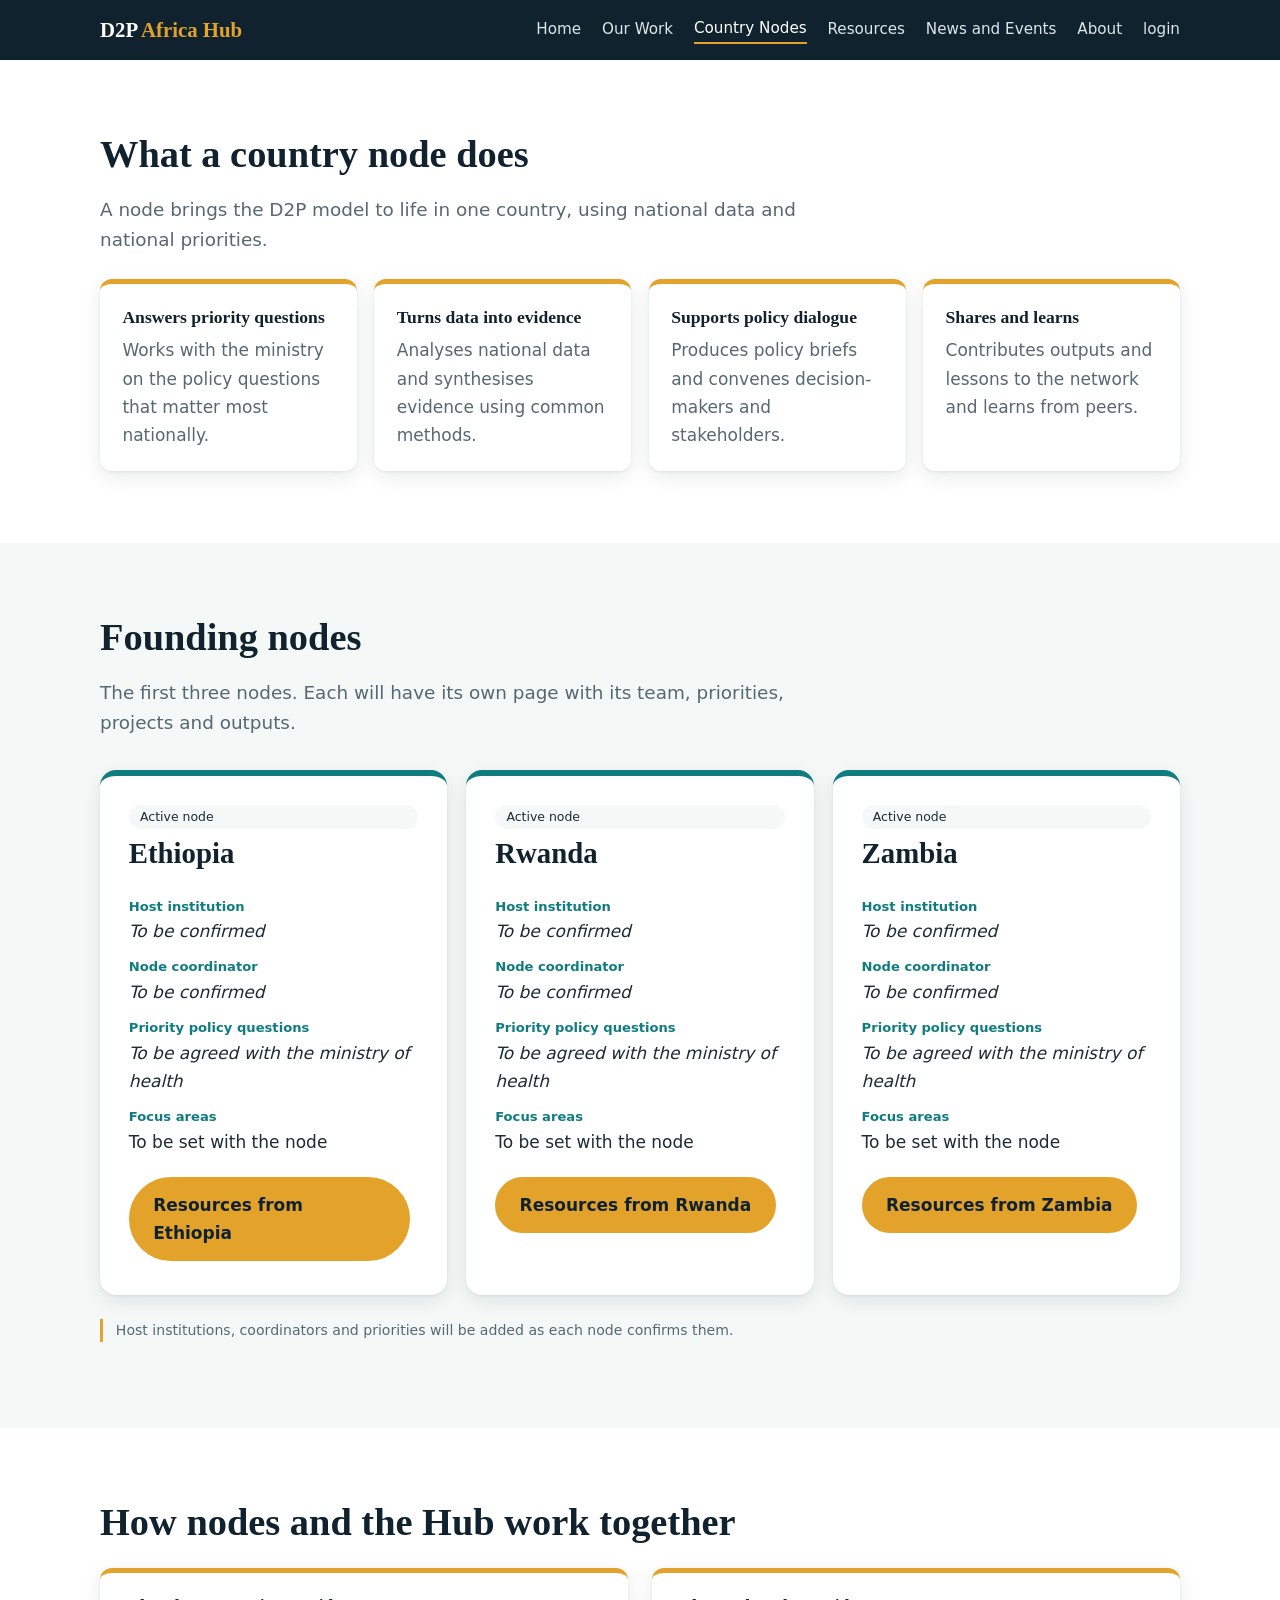
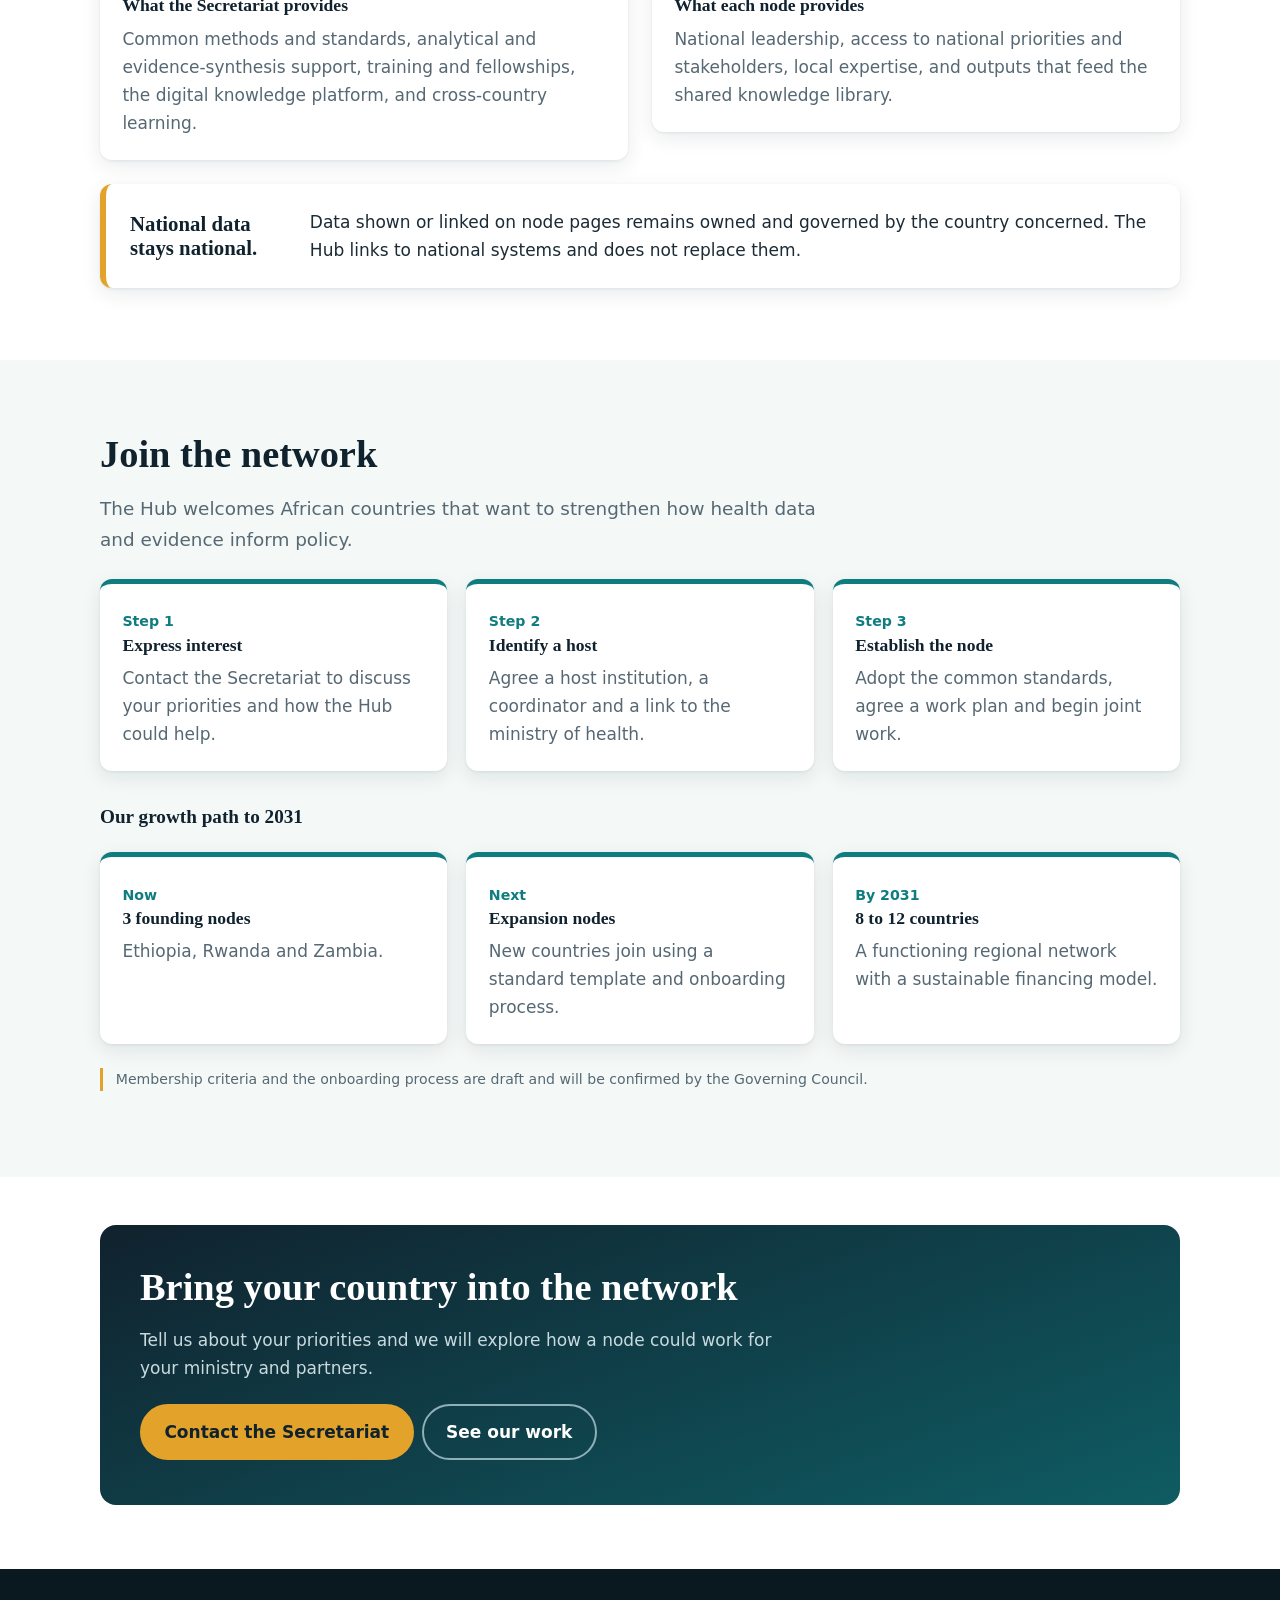
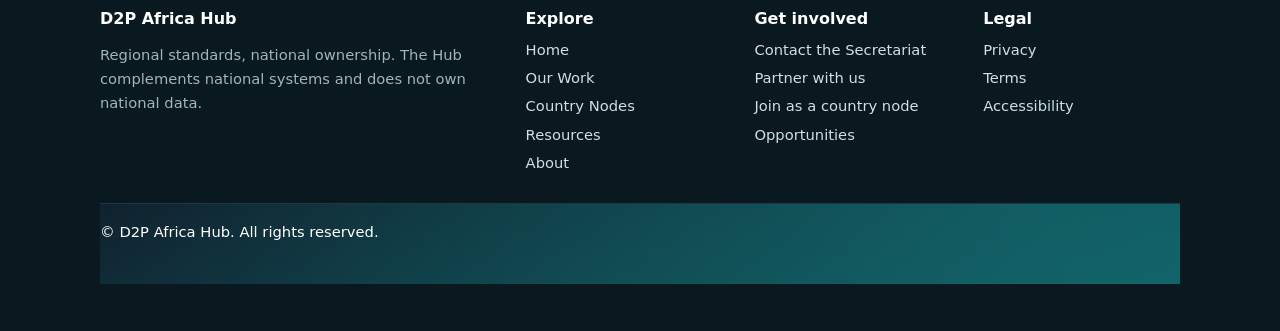
<file: Nodes.html>
<!doctype html>
<html lang="en">
<head>
<meta charset="utf-8">
<meta name="viewport" content="width=device-width, initial-scale=1, viewport-fit=cover">
<title>Country Nodes | D2P Africa Hub</title>
<style>
:root{--ink:#10222e;--lagoon:#0f7c80;--ochre:#e3a32b;--paper:#ffffff;--sage:#f4f8f7;--text:#1c2b35;--muted:#566873;--line:#e4ebe9;--sh:0 6px 20px rgba(16,34,46,.09),0 1px 3px rgba(16,34,46,.07);--card:#fff;--hero1:#10222e;--hero2:#0f5c63;
--serif:Georgia,"Iowan Old Style","Times New Roman",serif;--sans:system-ui,-apple-system,"Segoe UI",Roboto,Arial,sans-serif;
box-sizing:border-box;padding-top:env(safe-area-inset-top,0px);padding-bottom:env(safe-area-inset-bottom,0px)}
:root[data-theme="dark"]{--paper:#0c161d;--sage:#122029;--text:#e6eef1;--muted:#9bb0ba;--line:#243845;--card:#12202a;--ink:#e6eef1;--lagoon:#46c2c6;--sh:0 6px 20px rgba(0,0,0,.45)}
html{scroll-behavior:smooth;scroll-padding-top:calc(4.5rem + env(safe-area-inset-top,0px))}
*{box-sizing:border-box}
body{margin:0;background:var(--paper);color:var(--text);font:1.0625rem/1.65 var(--sans)}
a{color:var(--lagoon)}
:focus-visible{outline:3px solid var(--ochre);outline-offset:2px}
.w{max-width:1120px;margin:0 auto;padding:0 1.25rem}
h1,h2,h3{font-family:var(--serif);line-height:1.15;color:var(--ink);margin:0 0 .6rem}
h2{font-size:clamp(1.7rem,3.6vw,2.4rem)}h3{font-size:1.2rem}
.sec{padding:4.5rem 0}.alt{background:var(--sage)}
.lede{max-width:62ch;color:var(--muted);font-size:1.15rem}
/* header */
header.top{position:sticky;top:0;z-index:20;background:#10222e;color:#fff;padding-top:env(safe-area-inset-top,0px)}
.bar{display:flex;align-items:center;justify-content:space-between;gap:1rem;min-height:3.75rem}
.brand{font:700 1.3rem var(--serif);color:#fff;text-decoration:none}.brand b{color:var(--ochre)}
nav.main{display:flex;gap:1.3rem;align-items:center}nav.main a{color:#dbe7ea;text-decoration:none;font-size:.95rem}
nav.main a:hover{color:#fff}
.join{background:var(--ochre);color:#10222e!important;padding:.45rem 1rem;border-radius:999px;font-weight:700}
.mb{display:none;background:none;border:1px solid #6b8591;color:#fff;border-radius:6px;padding:.35rem .8rem;font:inherit}
.util{background:#0a1820;color:#9fb6bf;font-size:.82rem}.util .w{display:flex;justify-content:flex-end;gap:1.2rem;padding-top:.3rem;padding-bottom:.3rem}
.util a,.util button{color:#9fb6bf;text-decoration:none;background:none;border:0;font:inherit;cursor:pointer}
@media(max-width:860px){.mb{display:block}nav.main{display:none;position:absolute;left:0;right:0;top:100%;background:#10222e;flex-direction:column;align-items:flex-start;padding:1rem 1.25rem 1.5rem}nav.main.open{display:flex}}
/* hero */
.hero{background:radial-gradient(900px 400px at 85% 0,#17808055,transparent),linear-gradient(160deg,var(--hero1),var(--hero2));color:#fff;padding:4.5rem 0 3rem}
.hero h1{color:#fff;font-size:clamp(2.3rem,6vw,4.2rem);max-width:15ch;letter-spacing:-.01em}
.hero .tag{font:italic 1.35rem var(--serif);color:var(--ochre);margin:.2rem 0 1rem}
.hero p.lede{color:#c9dadf}
.btn{display:inline-block;padding:.75rem 1.4rem;border-radius:999px;font-weight:700;text-decoration:none;background:var(--ochre);color:#10222e;border:2px solid var(--ochre);margin:.3rem .5rem .3rem 0}
.btn.o{background:transparent;color:#fff;border-color:#8fb0b8}
/* pipeline */
.pipe{margin-top:3rem}
.rail{display:flex;list-style:none;margin:0;padding:0;overflow-x:auto;gap:0;scrollbar-width:thin}
.rail li{flex:1 0 108px;position:relative;text-align:center}
.rail li:not(:last-child)::after{content:"";position:absolute;top:1.35rem;left:50%;width:100%;height:2px;background:#4b7c85}
.rail button{position:relative;z-index:1;background:none;border:0;color:#c9dadf;font:inherit;font-size:.88rem;cursor:pointer;padding:0 .2rem;width:100%}
.rail .dot{display:grid;place-items:center;width:2.7rem;height:2.7rem;margin:0 auto .4rem;border-radius:50%;background:#10222e;border:2px solid #4b7c85;font-weight:700;color:#fff}
.rail button[aria-selected=true] .dot{background:var(--ochre);border-color:var(--ochre);color:#10222e;transform:scale(1.12)}
.rail button[aria-selected=true]{color:#fff;font-weight:700}
.panel{margin-top:1.4rem;background:#ffffff14;border:1px solid #ffffff2e;border-radius:12px;padding:1.1rem 1.4rem;min-height:5.5rem}
.panel strong{font:600 1.2rem var(--serif);color:var(--ochre)}.panel p{margin:.3rem 0 0;color:#e8f1f3}
/* two col */
.cols{display:grid;grid-template-columns:1fr 1fr;gap:3rem;align-items:start}
@media(max-width:800px){.cols{grid-template-columns:1fr;gap:1.5rem}}
.why p{border-left:4px solid var(--ochre);padding-left:1rem;margin:0 0 1.1rem}
.does{list-style:none;padding:0;margin:0}.does li{padding:.55rem 0 .55rem 1.8rem;border-bottom:1px solid var(--line);position:relative}
.does li::before{content:"\2713";position:absolute;left:0;color:var(--lagoon);font-weight:700}
.not{background:var(--card);color:var(--text);border-left:6px solid var(--ochre);border-radius:12px;padding:1.5rem;box-shadow:var(--sh)}.not h3{color:var(--ink)}.not strong{color:var(--ink)}
/* pillars */
.pl{list-style:none;margin:2rem 0 0;padding:0;display:grid;grid-template-columns:1fr 1fr;gap:1.2rem}
@media(max-width:800px){.pl{grid-template-columns:1fr}}
.pl li{display:grid;grid-template-columns:3.2rem 1fr;gap:1rem;padding:1.4rem;background:var(--card);border-radius:12px;box-shadow:var(--sh);border-top:4px solid var(--lagoon)}
.pl .n{font:700 2.4rem/1 var(--serif);color:var(--lagoon)}
.pl h3{margin-bottom:.2rem}.pl p{margin:0;color:var(--muted)}
.pl a{text-decoration:none;color:inherit}.pl a:hover h3{color:var(--lagoon)}
/* nodes */
.nodes{display:grid;grid-template-columns:repeat(4,1fr);gap:1rem;margin-top:2rem}
@media(max-width:900px){.nodes{grid-template-columns:1fr 1fr}}@media(max-width:560px){.nodes{grid-template-columns:1fr}}
.node{background:var(--card);border:1px solid var(--line);border-top:6px solid var(--lagoon);border-radius:12px;padding:1.3rem;box-shadow:var(--sh);text-decoration:none;color:var(--text)}
.node h3{font-size:1.5rem}.node small{color:var(--muted)}
.node.next{border:2px dashed var(--lagoon);border-top-width:2px;box-shadow:none;background:var(--sage)}
.badge{display:inline-block;font-size:.78rem;background:var(--sage);border-radius:999px;padding:.1rem .7rem;margin-bottom:.5rem}
/* outputs */
.outs{display:grid;grid-template-columns:repeat(3,1fr);gap:1.2rem;margin-top:2rem}
@media(max-width:860px){.outs{grid-template-columns:1fr}}
.out{background:var(--card);border:1px solid var(--line);border-radius:12px;padding:1.4rem;box-shadow:var(--sh)}
.out p{margin:.3rem 0;color:var(--muted)}.meta{font-size:.85rem;color:var(--muted)}
/* vision */
.vision{background:var(--paper)}
.stats{display:grid;grid-template-columns:repeat(3,1fr);gap:2rem;margin-top:2rem}
@media(max-width:760px){.stats{grid-template-columns:1fr}}
.stats>div{background:var(--card);border-radius:12px;padding:1.5rem;box-shadow:var(--sh);border-bottom:5px solid var(--ochre)}
.stats strong{display:block;font:700 clamp(2.4rem,5vw,3.4rem)/1 var(--serif);color:var(--lagoon)}
.stats span{color:var(--muted)}
/* governance */
.gov{display:grid;grid-template-columns:repeat(4,1fr);gap:1rem;margin-top:2rem}
@media(max-width:900px){.gov{grid-template-columns:1fr 1fr}}@media(max-width:560px){.gov{grid-template-columns:1fr}}
.gov div{border-left:4px solid var(--ochre);background:var(--card);padding:1.1rem 1.2rem;border-radius:0 12px 12px 0;box-shadow:var(--sh)}
.gov h3{font-size:1.05rem}.gov p{margin:0;font-size:.95rem;color:var(--muted)}
/* footer */
.news{display:grid;grid-template-columns:1.2fr 1fr;gap:2.5rem;align-items:center}
@media(max-width:800px){.news{grid-template-columns:1fr}}
.news form{display:flex;gap:.5rem;flex-wrap:wrap}
.news input{box-shadow:var(--sh);flex:1 1 220px;padding:.8rem 1rem;border-radius:999px;border:1px solid var(--line);background:var(--card);color:var(--text);font:inherit}
.news button{border:0;cursor:pointer;font:inherit;font-weight:700}
#ok{color:var(--lagoon);font-weight:600;min-height:1.5rem}
.logos{display:flex;gap:.8rem;flex-wrap:wrap;margin-top:1.2rem}.logos span{border:1px dashed var(--line);border-radius:8px;padding:.6rem 1.2rem;background:var(--card);box-shadow:var(--sh);color:var(--muted);font-size:.9rem}
footer{background:#0a1820;color:#9fb6bf;padding:2.5rem 0 calc(2rem + env(safe-area-inset-bottom,0px));font-size:.92rem}
footer .f{display:grid;grid-template-columns:2fr 1fr 1fr 1fr;gap:2rem}
@media(max-width:800px){footer .f{grid-template-columns:1fr 1fr}}
footer a{color:#cfe0e4;display:block;text-decoration:none;margin:.25rem 0}footer h3{color:#fff;font:600 1rem var(--sans)}
footer .ow{border-top:1px solid #1f3743;margin-top:1.5rem;padding-top:1rem}
@media(prefers-reduced-motion:reduce){html{scroll-behavior:auto}*{transition:none!important}}

.ph{background:radial-gradient(900px 360px at 85% 0,#17808055,transparent),linear-gradient(160deg,var(--hero1),var(--hero2));color:#fff;padding:3.5rem 0 2.5rem}
.ph h1{color:#fff;font-size:clamp(2.1rem,5vw,3.4rem);max-width:18ch}.ph .lede{color:#c9dadf}
.chips{display:flex;flex-wrap:wrap;gap:.5rem;margin-top:1.5rem}.chips a{color:#fff;text-decoration:none;border:1px solid #8fb0b8;border-radius:999px;padding:.35rem .95rem;font-size:.9rem}.chips a:hover{background:#ffffff22}
.two{display:grid;grid-template-columns:1fr 1fr;gap:1.5rem;margin-top:2rem}@media(max-width:800px){.two{grid-template-columns:1fr}}
.cd{background:var(--card);border-radius:12px;padding:1.6rem;box-shadow:var(--sh);border-top:5px solid var(--lagoon)}.cd.g{border-top-color:var(--ochre)}.cd p{margin:.4rem 0 0;color:var(--muted)}
.big{font:italic 600 clamp(1.6rem,4vw,2.5rem)/1.25 var(--serif);color:var(--ink);border-left:6px solid var(--ochre);padding-left:1.2rem;margin:1.5rem 0}
.three{display:grid;grid-template-columns:repeat(3,1fr);gap:1.2rem;margin-top:1.5rem}@media(max-width:860px){.three{grid-template-columns:1fr}}
.chain{display:grid;grid-template-columns:repeat(3,1fr);gap:1rem;margin-top:2rem;counter-reset:s}@media(max-width:860px){.chain{grid-template-columns:1fr 1fr}}@media(max-width:560px){.chain{grid-template-columns:1fr}}
.chain div{background:var(--card);border-radius:12px;padding:1.1rem 1.2rem;box-shadow:var(--sh)}.chain b{display:inline-grid;place-items:center;width:1.9rem;height:1.9rem;border-radius:50%;background:var(--lagoon);color:#fff;margin-right:.5rem;font-size:.9rem}
.chain h3{display:flex;align-items:center;font-size:1.05rem}.chain p{margin:.2rem 0 0;color:var(--muted);font-size:.95rem}
.pc{background:var(--card);border-radius:12px;padding:1.4rem;box-shadow:var(--sh);border-top:4px solid var(--lagoon)}.pc ul{margin:.6rem 0 0;padding-left:1.1rem;color:var(--muted);font-size:.95rem}.pc p{margin:.3rem 0;color:var(--text)}.pc small{color:var(--lagoon);font-weight:700}
.tree{display:grid;gap:.8rem;margin-top:2rem}.tree .row{display:grid;gap:.8rem}.tree .r2{grid-template-columns:1fr 1fr}.tree .r1{grid-template-columns:minmax(0,520px);justify-content:center}.tree .r3{grid-template-columns:minmax(0,520px);justify-content:center}
@media(max-width:700px){.tree .r2{grid-template-columns:1fr}}
.tree .cd{text-align:center}.tree .cd.g{background:var(--paper)}
.stp{display:grid;grid-template-columns:repeat(3,1fr);gap:1.2rem;margin-top:1.5rem;counter-reset:q}@media(max-width:860px){.stp{grid-template-columns:1fr}}
.cta{background:linear-gradient(160deg,var(--hero1),var(--hero2));color:#fff;border-radius:16px;padding:2.5rem;margin:0 0 4rem}.cta h2{color:#fff}.cta p{color:#c9dadf;max-width:60ch}
.note{font-size:.88rem;color:var(--muted);border-left:3px solid var(--ochre);padding-left:.8rem;margin-top:1.5rem}

.ow{background:radial-gradient(900px 360px at 85% 0,#17808055,transparent),linear-gradient(160deg,var(--hero1),var(--hero2));color:#fff;padding:3.5rem 0 2.5rem}
.ow h1{color:#fff;font-size:clamp(2.1rem,5vw,3.4rem);max-width:18ch}.ow .lede{color:#c9dadf}
.chips{display:flex;flex-wrap:wrap;gap:.5rem;margin-top:1.5rem}.chips a{color:#fff;text-decoration:none;border:1px solid #8fb0b8;border-radius:999px;padding:.35rem .95rem;font-size:.9rem}.chips a:hover{background:#ffffff22}
.map{width:100%;border-collapse:separate;border-spacing:0;background:var(--card);border-radius:12px;box-shadow:var(--sh);overflow:hidden;margin-top:1.5rem;font-size:.95rem}
.mw{overflow-x:auto}.map th,.map td{padding:.7rem 1rem;text-align:left;border-bottom:1px solid var(--line)}.map th{background:var(--sage);color:var(--ink)}.map tr:last-child td{border-bottom:0}
.pr{background:var(--card);border-radius:16px;box-shadow:var(--sh);padding:2rem;border-top:6px solid var(--lagoon)}
.ph2{display:flex;gap:1.2rem;align-items:flex-start;flex-wrap:wrap}.num{font:700 3.6rem/1 var(--serif);color:var(--lagoon)}
.steps{display:flex;flex-wrap:wrap;gap:.4rem;margin:.6rem 0 0}.steps span{background:var(--sage);border-radius:999px;padding:.1rem .8rem;font-size:.82rem;color:var(--ink)}
.g4{display:grid;grid-template-columns:1fr 1fr;gap:1.5rem;margin-top:1.5rem}@media(max-width:800px){.g4{grid-template-columns:1fr}}
.g4 h3{font-size:1.05rem;color:var(--lagoon)}.g4 p,.g4 ul{margin:.2rem 0 0}.g4 ul{padding-left:1.1rem}.g4 li{margin:.2rem 0}
.rel{margin-top:1.5rem;padding-top:1rem;border-top:1px solid var(--line);display:flex;gap:1rem;flex-wrap:wrap;align-items:center;justify-content:space-between}
.draft{font-size:.85rem;color:var(--muted)}
.together{display:grid;grid-template-columns:repeat(3,1fr);gap:1.2rem;margin-top:1.5rem}@media(max-width:860px){.together{grid-template-columns:1fr}}
.cd{background:var(--card);border-radius:12px;padding:1.5rem;box-shadow:var(--sh);border-top:5px solid var(--ochre)}.cd p{margin:.4rem 0 0;color:var(--muted)}
.cta{background:linear-gradient(160deg,var(--hero1),var(--hero2));color:#fff;border-radius:16px;padding:2.5rem;margin:0 0 4rem}.cta h2{color:#fff}.cta p{color:#c9dadf;max-width:60ch}
.note{font-size:.88rem;color:var(--muted);border-left:3px solid var(--ochre);padding-left:.8rem;margin-top:1.5rem}

.nd{background:var(--card);border-radius:16px;box-shadow:var(--sh);border-top:6px solid var(--lagoon);padding:1.8rem;display:flex;flex-direction:column}
.nd h3{font-size:1.8rem}.nd dl{margin:1rem 0 0;display:grid;gap:.7rem}.nd dt{font-size:.82rem;color:var(--lagoon);font-weight:700}.nd dd{margin:0;color:var(--text)}
.tbc{color:var(--muted);font-style:italic}.nd .btn{margin-top:1.3rem;align-self:flex-start}
.n3{display:grid;grid-template-columns:repeat(3,1fr);gap:1.2rem;margin-top:2rem}@media(max-width:900px){.n3{grid-template-columns:1fr}}
.f4{display:grid;grid-template-columns:repeat(4,1fr);gap:1.1rem;margin-top:1.5rem}@media(max-width:900px){.f4{grid-template-columns:1fr 1fr}}@media(max-width:560px){.f4{grid-template-columns:1fr}}
.cd{background:var(--card);border-radius:12px;padding:1.4rem;box-shadow:var(--sh);border-top:5px solid var(--ochre)}.cd p{margin:.4rem 0 0;color:var(--muted)}.cd h3{font-size:1.1rem}
.road{display:grid;grid-template-columns:repeat(3,1fr);gap:1.2rem;margin-top:1.5rem}@media(max-width:860px){.road{grid-template-columns:1fr}}
.road .cd{border-top-color:var(--lagoon)}.road small{color:var(--lagoon);font-weight:700}
.note{font-size:.88rem;color:var(--muted);border-left:3px solid var(--ochre);padding-left:.8rem;margin-top:1.5rem}
.keep{display:flex;gap:1.2rem;align-items:center;background:var(--card);border-left:6px solid var(--ochre);border-radius:12px;box-shadow:var(--sh);padding:1.5rem}
.keep strong{font:700 1.3rem var(--serif);color:var(--ink)}
</style>
</head>
<body>
<header class="top">
 <div class="w bar">
  <a class="brand" href="index.html">D2P <b>Africa Hub</b></a>
  <button class="mb" id="mb" aria-expanded="false" aria-controls="nav">Menu</button>
  <nav class="main" id="nav" aria-label="Main">
   <a href="index.html">Home</a>
   <a href="Work.html">Our Work</a>
   <a href="Africa_Hub.html" aria-current="page" style="color:#fff;border-bottom:2px solid var(--ochre)">Country Nodes</a>
   <a href="Resources.html">Resources</a>
   <a href="Events.html">News and Events</a>
   <a href="About.html">About</a>
   <a href="Login.html">login</a>  
  </nav>
 </div>
</header>
<main id="top">
<section class="sec" id="what"><div class="w">
 <h2>What a country node does</h2>
 <p class="lede">A node brings the D2P model to life in one country, using national data and national priorities.</p>
 <div class="f4">
  <div class="cd"><h3>Answers priority questions</h3><p>Works with the ministry on the policy questions that matter most nationally.</p></div>
  <div class="cd"><h3>Turns data into evidence</h3><p>Analyses national data and synthesises evidence using common methods.</p></div>
  <div class="cd"><h3>Supports policy dialogue</h3><p>Produces policy briefs and convenes decision-makers and stakeholders.</p></div>
  <div class="cd"><h3>Shares and learns</h3><p>Contributes outputs and lessons to the network and learns from peers.</p></div>
 </div>
</div></section>

<section class="sec alt" id="founding"><div class="w">
 <h2>Founding nodes</h2>
 <p class="lede">The first three nodes. Each will have its own page with its team, priorities, projects and outputs.</p>
 <div class="n3"><article class="nd" id="ethiopia"><span class="badge">Active node</span><h3>Ethiopia</h3>
<dl><div><dt>Host institution</dt><dd class="tbc">To be confirmed</dd></div><div><dt>Node coordinator</dt><dd class="tbc">To be confirmed</dd></div>
<div><dt>Priority policy questions</dt><dd class="tbc">To be agreed with the ministry of health</dd></div><div><dt>Focus areas</dt><dd>To be set with the node</dd></div></dl>
<a class="btn" href="#resources">Resources from Ethiopia</a></article><article class="nd" id="rwanda"><span class="badge">Active node</span><h3>Rwanda</h3>
<dl><div><dt>Host institution</dt><dd class="tbc">To be confirmed</dd></div><div><dt>Node coordinator</dt><dd class="tbc">To be confirmed</dd></div>
<div><dt>Priority policy questions</dt><dd class="tbc">To be agreed with the ministry of health</dd></div><div><dt>Focus areas</dt><dd>To be set with the node</dd></div></dl>
<a class="btn" href="#resources">Resources from Rwanda</a></article><article class="nd" id="zambia"><span class="badge">Active node</span><h3>Zambia</h3>
<dl><div><dt>Host institution</dt><dd class="tbc">To be confirmed</dd></div><div><dt>Node coordinator</dt><dd class="tbc">To be confirmed</dd></div>
<div><dt>Priority policy questions</dt><dd class="tbc">To be agreed with the ministry of health</dd></div><div><dt>Focus areas</dt><dd>To be set with the node</dd></div></dl>
<a class="btn" href="#resources">Resources from Zambia</a></article></div>
 <p class="note">Host institutions, coordinators and priorities will be added as each node confirms them.</p>
</div></section>

<section class="sec" id="together"><div class="w">
 <h2>How nodes and the Hub work together</h2>
 <div class="two cols" style="margin-top:1.5rem">
  <div class="cd"><h3>What the Secretariat provides</h3><p>Common methods and standards, analytical and evidence-synthesis support, training and fellowships, the digital knowledge platform, and cross-country learning.</p></div>
  <div class="cd"><h3>What each node provides</h3><p>National leadership, access to national priorities and stakeholders, local expertise, and outputs that feed the shared knowledge library.</p></div>
 </div>
 <div class="keep" style="margin-top:1.5rem"><strong>National data stays national.</strong><span>Data shown or linked on node pages remains owned and governed by the country concerned. The Hub links to national systems and does not replace them.</span></div>
</div></section>

<section class="sec alt" id="join"><div class="w">
 <h2>Join the network</h2>
 <p class="lede">The Hub welcomes African countries that want to strengthen how health data and evidence inform policy.</p>
 <div class="road">
  <div class="cd"><small>Step 1</small><h3>Express interest</h3><p>Contact the Secretariat to discuss your priorities and how the Hub could help.</p></div>
  <div class="cd"><small>Step 2</small><h3>Identify a host</h3><p>Agree a host institution, a coordinator and a link to the ministry of health.</p></div>
  <div class="cd"><small>Step 3</small><h3>Establish the node</h3><p>Adopt the common standards, agree a work plan and begin joint work.</p></div>
 </div>
 <h3 style="margin-top:2.2rem">Our growth path to 2031</h3>
 <div class="road">
  <div class="cd"><small>Now</small><h3>3 founding nodes</h3><p>Ethiopia, Rwanda and Zambia.</p></div>
  <div class="cd"><small>Next</small><h3>Expansion nodes</h3><p>New countries join using a standard template and onboarding process.</p></div>
  <div class="cd"><small>By 2031</small><h3>8 to 12 countries</h3><p>A functioning regional network with a sustainable financing model.</p></div>
 </div>
 <p class="note">Membership criteria and the onboarding process are draft and will be confirmed by the Governing Council.</p>
</div></section>

<div class="w" style="padding-top:3rem"><div class="cta"><h2>Bring your country into the network</h2><p>Tell us about your priorities and we will explore how a node could work for your ministry and partners.</p><a class="btn" href="#join">Contact the Secretariat</a><a class="btn o" href="OurWork.html">See our work</a></div></div>
</main>
<footer id="involved">
 <div class="w">
  <div class="f">
   <div><h3>D2P Africa Hub</h3><p>Regional standards, national ownership. The Hub complements national systems and does not own national data.</p></div>
   <div><h3>Explore</h3><a href="index.html">Home</a><a href="OurWork.html">Our Work</a><a href="CountryNodes.html">Country Nodes</a><a href="#resources">Resources</a><a href="About.html">About</a></div>
   <div><h3>Get involved</h3><a href="#involved">Contact the Secretariat</a><a href="#involved">Partner with us</a><a href="#involved">Join as a country node</a><a href="#involved">Opportunities</a></div>
   <div><h3>Legal</h3><a href="#top">Privacy</a><a href="#top">Terms</a><a href="#top">Accessibility</a></div>
  </div>
  <p class="ow">&copy; D2P Africa Hub. All rights reserved.</p>
 </div>
</footer>
<script>
var mb=document.getElementById('mb'),nav=document.getElementById('nav');
mb.onclick=function(){var o=nav.classList.toggle('open');mb.setAttribute('aria-expanded',o)};
nav.addEventListener('click',function(){nav.classList.remove('open');mb.setAttribute('aria-expanded',false)});
</script>
</body>
</html>
</file>
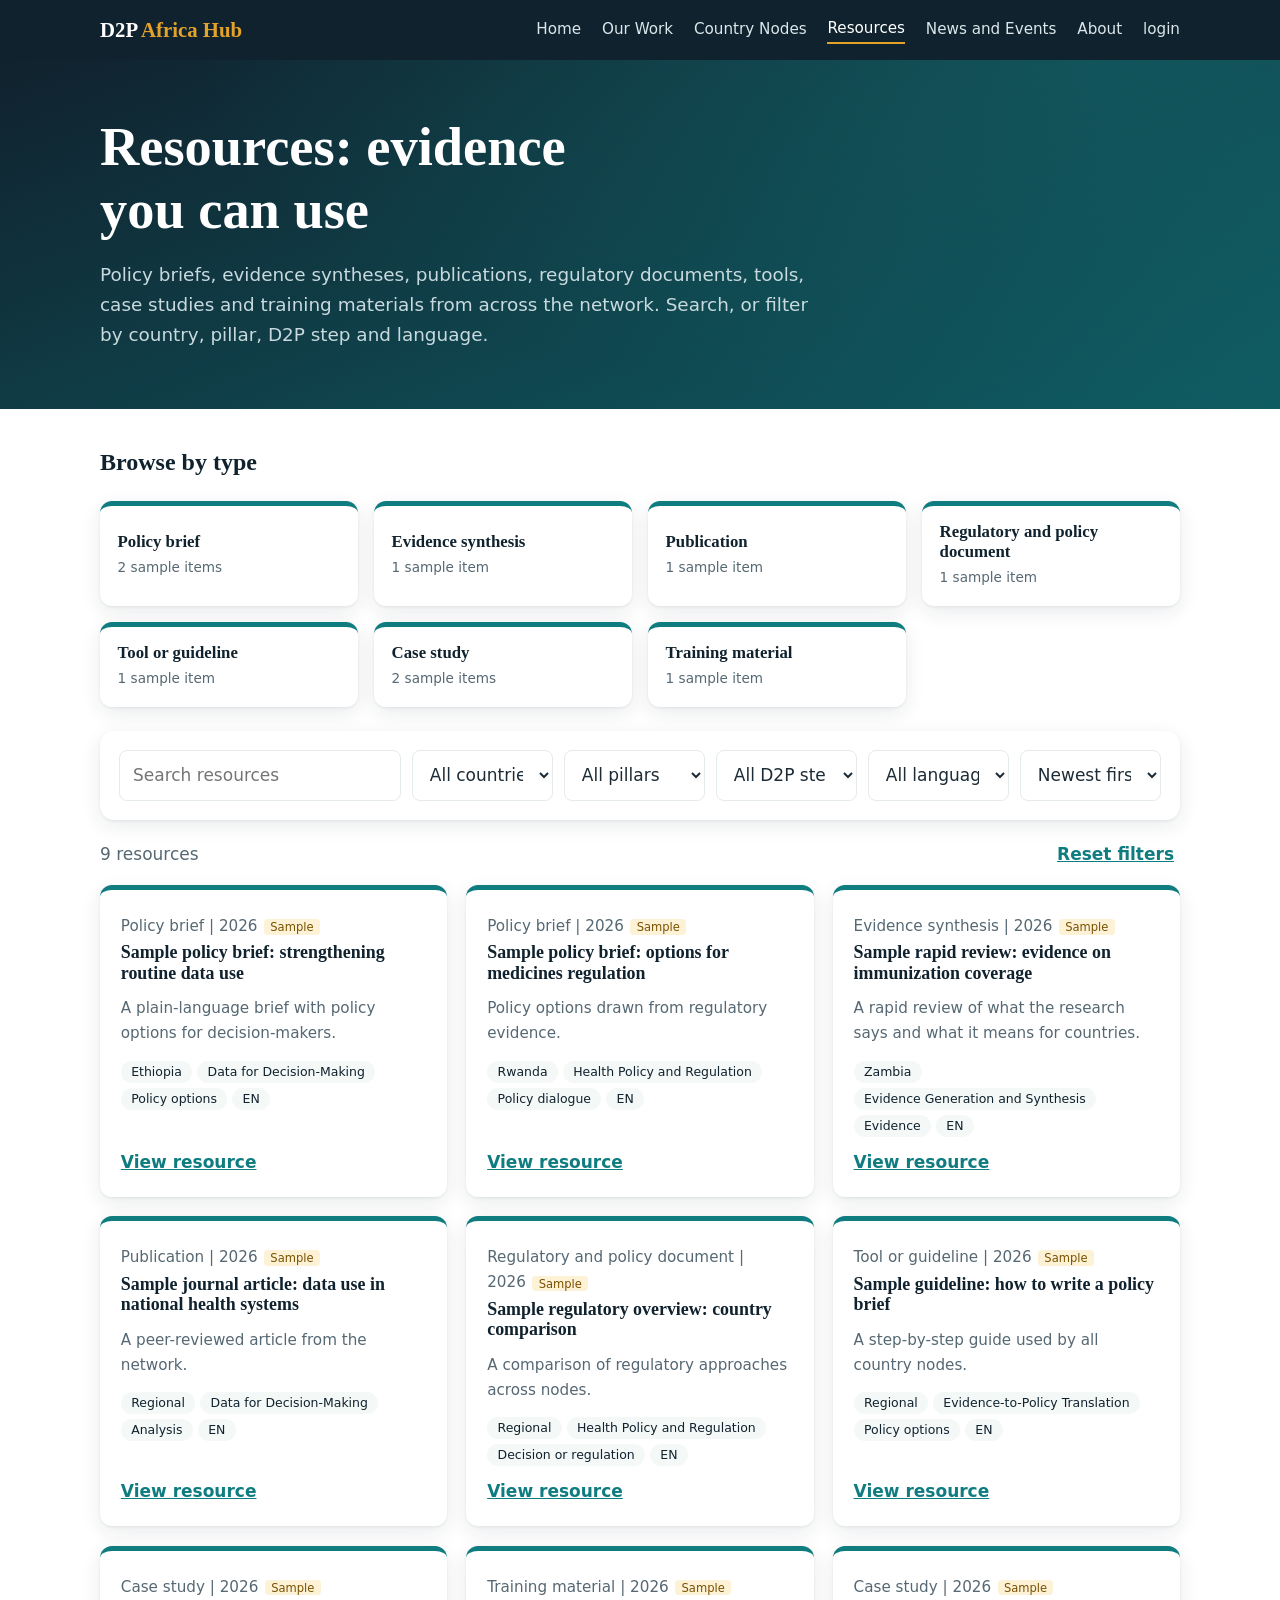
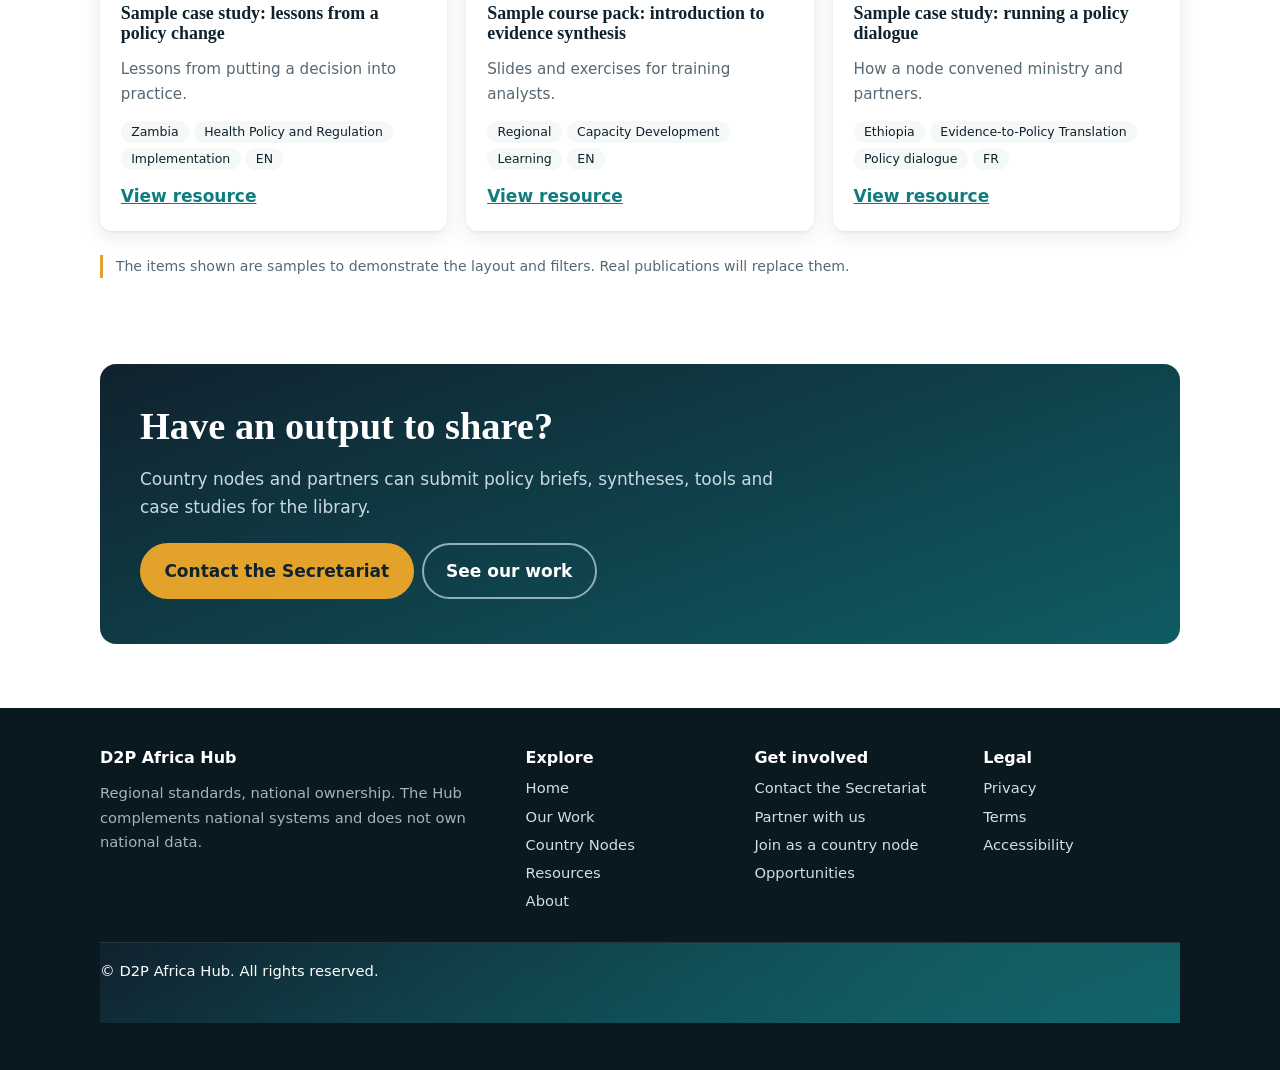
<file: Resources.html>
<!doctype html>
<html lang="en">
<head>
<meta charset="utf-8">
<meta name="viewport" content="width=device-width, initial-scale=1, viewport-fit=cover">
<title>Resources | D2P Africa Hub</title>
<style>
:root{--ink:#10222e;--lagoon:#0f7c80;--ochre:#e3a32b;--paper:#ffffff;--sage:#f4f8f7;--text:#1c2b35;--muted:#566873;--line:#e4ebe9;--sh:0 6px 20px rgba(16,34,46,.09),0 1px 3px rgba(16,34,46,.07);--card:#fff;--hero1:#10222e;--hero2:#0f5c63;
--serif:Georgia,"Iowan Old Style","Times New Roman",serif;--sans:system-ui,-apple-system,"Segoe UI",Roboto,Arial,sans-serif;
box-sizing:border-box;padding-top:env(safe-area-inset-top,0px);padding-bottom:env(safe-area-inset-bottom,0px)}
:root[data-theme="dark"]{--paper:#0c161d;--sage:#122029;--text:#e6eef1;--muted:#9bb0ba;--line:#243845;--card:#12202a;--ink:#e6eef1;--lagoon:#46c2c6;--sh:0 6px 20px rgba(0,0,0,.45)}
html{scroll-behavior:smooth;scroll-padding-top:calc(4.5rem + env(safe-area-inset-top,0px))}
*{box-sizing:border-box}
body{margin:0;background:var(--paper);color:var(--text);font:1.0625rem/1.65 var(--sans)}
a{color:var(--lagoon)}
:focus-visible{outline:3px solid var(--ochre);outline-offset:2px}
.w{max-width:1120px;margin:0 auto;padding:0 1.25rem}
h1,h2,h3{font-family:var(--serif);line-height:1.15;color:var(--ink);margin:0 0 .6rem}
h2{font-size:clamp(1.7rem,3.6vw,2.4rem)}h3{font-size:1.2rem}
.sec{padding:4.5rem 0}.alt{background:var(--sage)}
.lede{max-width:62ch;color:var(--muted);font-size:1.15rem}
/* header */
header.top{position:sticky;top:0;z-index:20;background:#10222e;color:#fff;padding-top:env(safe-area-inset-top,0px)}
.bar{display:flex;align-items:center;justify-content:space-between;gap:1rem;min-height:3.75rem}
.brand{font:700 1.3rem var(--serif);color:#fff;text-decoration:none}.brand b{color:var(--ochre)}
nav.main{display:flex;gap:1.3rem;align-items:center}nav.main a{color:#dbe7ea;text-decoration:none;font-size:.95rem}
nav.main a:hover{color:#fff}
.join{background:var(--ochre);color:#10222e!important;padding:.45rem 1rem;border-radius:999px;font-weight:700}
.mb{display:none;background:none;border:1px solid #6b8591;color:#fff;border-radius:6px;padding:.35rem .8rem;font:inherit}
.util{background:#0a1820;color:#9fb6bf;font-size:.82rem}.util .w{display:flex;justify-content:flex-end;gap:1.2rem;padding-top:.3rem;padding-bottom:.3rem}
.util a,.util button{color:#9fb6bf;text-decoration:none;background:none;border:0;font:inherit;cursor:pointer}
@media(max-width:860px){.mb{display:block}nav.main{display:none;position:absolute;left:0;right:0;top:100%;background:#10222e;flex-direction:column;align-items:flex-start;padding:1rem 1.25rem 1.5rem}nav.main.open{display:flex}}
/* hero */
.hero{background:radial-gradient(900px 400px at 85% 0,#17808055,transparent),linear-gradient(160deg,var(--hero1),var(--hero2));color:#fff;padding:4.5rem 0 3rem}
.hero h1{color:#fff;font-size:clamp(2.3rem,6vw,4.2rem);max-width:15ch;letter-spacing:-.01em}
.hero .tag{font:italic 1.35rem var(--serif);color:var(--ochre);margin:.2rem 0 1rem}
.hero p.lede{color:#c9dadf}
.btn{display:inline-block;padding:.75rem 1.4rem;border-radius:999px;font-weight:700;text-decoration:none;background:var(--ochre);color:#10222e;border:2px solid var(--ochre);margin:.3rem .5rem .3rem 0}
.btn.o{background:transparent;color:#fff;border-color:#8fb0b8}
/* pipeline */
.pipe{margin-top:3rem}
.rail{display:flex;list-style:none;margin:0;padding:0;overflow-x:auto;gap:0;scrollbar-width:thin}
.rail li{flex:1 0 108px;position:relative;text-align:center}
.rail li:not(:last-child)::after{content:"";position:absolute;top:1.35rem;left:50%;width:100%;height:2px;background:#4b7c85}
.rail button{position:relative;z-index:1;background:none;border:0;color:#c9dadf;font:inherit;font-size:.88rem;cursor:pointer;padding:0 .2rem;width:100%}
.rail .dot{display:grid;place-items:center;width:2.7rem;height:2.7rem;margin:0 auto .4rem;border-radius:50%;background:#10222e;border:2px solid #4b7c85;font-weight:700;color:#fff}
.rail button[aria-selected=true] .dot{background:var(--ochre);border-color:var(--ochre);color:#10222e;transform:scale(1.12)}
.rail button[aria-selected=true]{color:#fff;font-weight:700}
.panel{margin-top:1.4rem;background:#ffffff14;border:1px solid #ffffff2e;border-radius:12px;padding:1.1rem 1.4rem;min-height:5.5rem}
.panel strong{font:600 1.2rem var(--serif);color:var(--ochre)}.panel p{margin:.3rem 0 0;color:#e8f1f3}
/* two col */
.cols{display:grid;grid-template-columns:1fr 1fr;gap:3rem;align-items:start}
@media(max-width:800px){.cols{grid-template-columns:1fr;gap:1.5rem}}
.why p{border-left:4px solid var(--ochre);padding-left:1rem;margin:0 0 1.1rem}
.does{list-style:none;padding:0;margin:0}.does li{padding:.55rem 0 .55rem 1.8rem;border-bottom:1px solid var(--line);position:relative}
.does li::before{content:"\2713";position:absolute;left:0;color:var(--lagoon);font-weight:700}
.not{background:var(--card);color:var(--text);border-left:6px solid var(--ochre);border-radius:12px;padding:1.5rem;box-shadow:var(--sh)}.not h3{color:var(--ink)}.not strong{color:var(--ink)}
/* pillars */
.pl{list-style:none;margin:2rem 0 0;padding:0;display:grid;grid-template-columns:1fr 1fr;gap:1.2rem}
@media(max-width:800px){.pl{grid-template-columns:1fr}}
.pl li{display:grid;grid-template-columns:3.2rem 1fr;gap:1rem;padding:1.4rem;background:var(--card);border-radius:12px;box-shadow:var(--sh);border-top:4px solid var(--lagoon)}
.pl .n{font:700 2.4rem/1 var(--serif);color:var(--lagoon)}
.pl h3{margin-bottom:.2rem}.pl p{margin:0;color:var(--muted)}
.pl a{text-decoration:none;color:inherit}.pl a:hover h3{color:var(--lagoon)}
/* nodes */
.nodes{display:grid;grid-template-columns:repeat(4,1fr);gap:1rem;margin-top:2rem}
@media(max-width:900px){.nodes{grid-template-columns:1fr 1fr}}@media(max-width:560px){.nodes{grid-template-columns:1fr}}
.node{background:var(--card);border:1px solid var(--line);border-top:6px solid var(--lagoon);border-radius:12px;padding:1.3rem;box-shadow:var(--sh);text-decoration:none;color:var(--text)}
.node h3{font-size:1.5rem}.node small{color:var(--muted)}
.node.next{border:2px dashed var(--lagoon);border-top-width:2px;box-shadow:none;background:var(--sage)}
.badge{display:inline-block;font-size:.78rem;background:var(--sage);border-radius:999px;padding:.1rem .7rem;margin-bottom:.5rem}
/* outputs */
.outs{display:grid;grid-template-columns:repeat(3,1fr);gap:1.2rem;margin-top:2rem}
@media(max-width:860px){.outs{grid-template-columns:1fr}}
.out{background:var(--card);border:1px solid var(--line);border-radius:12px;padding:1.4rem;box-shadow:var(--sh)}
.out p{margin:.3rem 0;color:var(--muted)}.meta{font-size:.85rem;color:var(--muted)}
/* vision */
.vision{background:var(--paper)}
.stats{display:grid;grid-template-columns:repeat(3,1fr);gap:2rem;margin-top:2rem}
@media(max-width:760px){.stats{grid-template-columns:1fr}}
.stats>div{background:var(--card);border-radius:12px;padding:1.5rem;box-shadow:var(--sh);border-bottom:5px solid var(--ochre)}
.stats strong{display:block;font:700 clamp(2.4rem,5vw,3.4rem)/1 var(--serif);color:var(--lagoon)}
.stats span{color:var(--muted)}
/* governance */
.gov{display:grid;grid-template-columns:repeat(4,1fr);gap:1rem;margin-top:2rem}
@media(max-width:900px){.gov{grid-template-columns:1fr 1fr}}@media(max-width:560px){.gov{grid-template-columns:1fr}}
.gov div{border-left:4px solid var(--ochre);background:var(--card);padding:1.1rem 1.2rem;border-radius:0 12px 12px 0;box-shadow:var(--sh)}
.gov h3{font-size:1.05rem}.gov p{margin:0;font-size:.95rem;color:var(--muted)}
/* footer */
.news{display:grid;grid-template-columns:1.2fr 1fr;gap:2.5rem;align-items:center}
@media(max-width:800px){.news{grid-template-columns:1fr}}
.news form{display:flex;gap:.5rem;flex-wrap:wrap}
.news input{box-shadow:var(--sh);flex:1 1 220px;padding:.8rem 1rem;border-radius:999px;border:1px solid var(--line);background:var(--card);color:var(--text);font:inherit}
.news button{border:0;cursor:pointer;font:inherit;font-weight:700}
#ok{color:var(--lagoon);font-weight:600;min-height:1.5rem}
.logos{display:flex;gap:.8rem;flex-wrap:wrap;margin-top:1.2rem}.logos span{border:1px dashed var(--line);border-radius:8px;padding:.6rem 1.2rem;background:var(--card);box-shadow:var(--sh);color:var(--muted);font-size:.9rem}
footer{background:#0a1820;color:#9fb6bf;padding:2.5rem 0 calc(2rem + env(safe-area-inset-bottom,0px));font-size:.92rem}
footer .f{display:grid;grid-template-columns:2fr 1fr 1fr 1fr;gap:2rem}
@media(max-width:800px){footer .f{grid-template-columns:1fr 1fr}}
footer a{color:#cfe0e4;display:block;text-decoration:none;margin:.25rem 0}footer h3{color:#fff;font:600 1rem var(--sans)}
footer .ow{border-top:1px solid #1f3743;margin-top:1.5rem;padding-top:1rem}
@media(prefers-reduced-motion:reduce){html{scroll-behavior:auto}*{transition:none!important}}

.ph{background:radial-gradient(900px 360px at 85% 0,#17808055,transparent),linear-gradient(160deg,var(--hero1),var(--hero2));color:#fff;padding:3.5rem 0 2.5rem}
.ph h1{color:#fff;font-size:clamp(2.1rem,5vw,3.4rem);max-width:18ch}.ph .lede{color:#c9dadf}
.chips{display:flex;flex-wrap:wrap;gap:.5rem;margin-top:1.5rem}.chips a{color:#fff;text-decoration:none;border:1px solid #8fb0b8;border-radius:999px;padding:.35rem .95rem;font-size:.9rem}.chips a:hover{background:#ffffff22}
.two{display:grid;grid-template-columns:1fr 1fr;gap:1.5rem;margin-top:2rem}@media(max-width:800px){.two{grid-template-columns:1fr}}
.cd{background:var(--card);border-radius:12px;padding:1.6rem;box-shadow:var(--sh);border-top:5px solid var(--lagoon)}.cd.g{border-top-color:var(--ochre)}.cd p{margin:.4rem 0 0;color:var(--muted)}
.big{font:italic 600 clamp(1.6rem,4vw,2.5rem)/1.25 var(--serif);color:var(--ink);border-left:6px solid var(--ochre);padding-left:1.2rem;margin:1.5rem 0}
.three{display:grid;grid-template-columns:repeat(3,1fr);gap:1.2rem;margin-top:1.5rem}@media(max-width:860px){.three{grid-template-columns:1fr}}
.chain{display:grid;grid-template-columns:repeat(3,1fr);gap:1rem;margin-top:2rem;counter-reset:s}@media(max-width:860px){.chain{grid-template-columns:1fr 1fr}}@media(max-width:560px){.chain{grid-template-columns:1fr}}
.chain div{background:var(--card);border-radius:12px;padding:1.1rem 1.2rem;box-shadow:var(--sh)}.chain b{display:inline-grid;place-items:center;width:1.9rem;height:1.9rem;border-radius:50%;background:var(--lagoon);color:#fff;margin-right:.5rem;font-size:.9rem}
.chain h3{display:flex;align-items:center;font-size:1.05rem}.chain p{margin:.2rem 0 0;color:var(--muted);font-size:.95rem}
.pc{background:var(--card);border-radius:12px;padding:1.4rem;box-shadow:var(--sh);border-top:4px solid var(--lagoon)}.pc ul{margin:.6rem 0 0;padding-left:1.1rem;color:var(--muted);font-size:.95rem}.pc p{margin:.3rem 0;color:var(--text)}.pc small{color:var(--lagoon);font-weight:700}
.tree{display:grid;gap:.8rem;margin-top:2rem}.tree .row{display:grid;gap:.8rem}.tree .r2{grid-template-columns:1fr 1fr}.tree .r1{grid-template-columns:minmax(0,520px);justify-content:center}.tree .r3{grid-template-columns:minmax(0,520px);justify-content:center}
@media(max-width:700px){.tree .r2{grid-template-columns:1fr}}
.tree .cd{text-align:center}.tree .cd.g{background:var(--paper)}
.stp{display:grid;grid-template-columns:repeat(3,1fr);gap:1.2rem;margin-top:1.5rem;counter-reset:q}@media(max-width:860px){.stp{grid-template-columns:1fr}}
.cta{background:linear-gradient(160deg,var(--hero1),var(--hero2));color:#fff;border-radius:16px;padding:2.5rem;margin:0 0 4rem}.cta h2{color:#fff}.cta p{color:#c9dadf;max-width:60ch}
.note{font-size:.88rem;color:var(--muted);border-left:3px solid var(--ochre);padding-left:.8rem;margin-top:1.5rem}

.ow{background:radial-gradient(900px 360px at 85% 0,#17808055,transparent),linear-gradient(160deg,var(--hero1),var(--hero2));color:#fff;padding:3.5rem 0 2.5rem}
.ow h1{color:#fff;font-size:clamp(2.1rem,5vw,3.4rem);max-width:18ch}.ow .lede{color:#c9dadf}
.chips{display:flex;flex-wrap:wrap;gap:.5rem;margin-top:1.5rem}.chips a{color:#fff;text-decoration:none;border:1px solid #8fb0b8;border-radius:999px;padding:.35rem .95rem;font-size:.9rem}.chips a:hover{background:#ffffff22}
.map{width:100%;border-collapse:separate;border-spacing:0;background:var(--card);border-radius:12px;box-shadow:var(--sh);overflow:hidden;margin-top:1.5rem;font-size:.95rem}
.mw{overflow-x:auto}.map th,.map td{padding:.7rem 1rem;text-align:left;border-bottom:1px solid var(--line)}.map th{background:var(--sage);color:var(--ink)}.map tr:last-child td{border-bottom:0}
.pr{background:var(--card);border-radius:16px;box-shadow:var(--sh);padding:2rem;border-top:6px solid var(--lagoon)}
.ph2{display:flex;gap:1.2rem;align-items:flex-start;flex-wrap:wrap}.num{font:700 3.6rem/1 var(--serif);color:var(--lagoon)}
.steps{display:flex;flex-wrap:wrap;gap:.4rem;margin:.6rem 0 0}.steps span{background:var(--sage);border-radius:999px;padding:.1rem .8rem;font-size:.82rem;color:var(--ink)}
.g4{display:grid;grid-template-columns:1fr 1fr;gap:1.5rem;margin-top:1.5rem}@media(max-width:800px){.g4{grid-template-columns:1fr}}
.g4 h3{font-size:1.05rem;color:var(--lagoon)}.g4 p,.g4 ul{margin:.2rem 0 0}.g4 ul{padding-left:1.1rem}.g4 li{margin:.2rem 0}
.rel{margin-top:1.5rem;padding-top:1rem;border-top:1px solid var(--line);display:flex;gap:1rem;flex-wrap:wrap;align-items:center;justify-content:space-between}
.draft{font-size:.85rem;color:var(--muted)}
.together{display:grid;grid-template-columns:repeat(3,1fr);gap:1.2rem;margin-top:1.5rem}@media(max-width:860px){.together{grid-template-columns:1fr}}
.cd{background:var(--card);border-radius:12px;padding:1.5rem;box-shadow:var(--sh);border-top:5px solid var(--ochre)}.cd p{margin:.4rem 0 0;color:var(--muted)}
.cta{background:linear-gradient(160deg,var(--hero1),var(--hero2));color:#fff;border-radius:16px;padding:2.5rem;margin:0 0 4rem}.cta h2{color:#fff}.cta p{color:#c9dadf;max-width:60ch}
.note{font-size:.88rem;color:var(--muted);border-left:3px solid var(--ochre);padding-left:.8rem;margin-top:1.5rem}

.nd{background:var(--card);border-radius:16px;box-shadow:var(--sh);border-top:6px solid var(--lagoon);padding:1.8rem;display:flex;flex-direction:column}
.nd h3{font-size:1.8rem}.nd dl{margin:1rem 0 0;display:grid;gap:.7rem}.nd dt{font-size:.82rem;color:var(--lagoon);font-weight:700}.nd dd{margin:0;color:var(--text)}
.tbc{color:var(--muted);font-style:italic}.nd .btn{margin-top:1.3rem;align-self:flex-start}
.n3{display:grid;grid-template-columns:repeat(3,1fr);gap:1.2rem;margin-top:2rem}@media(max-width:900px){.n3{grid-template-columns:1fr}}
.f4{display:grid;grid-template-columns:repeat(4,1fr);gap:1.1rem;margin-top:1.5rem}@media(max-width:900px){.f4{grid-template-columns:1fr 1fr}}@media(max-width:560px){.f4{grid-template-columns:1fr}}
.cd{background:var(--card);border-radius:12px;padding:1.4rem;box-shadow:var(--sh);border-top:5px solid var(--ochre)}.cd p{margin:.4rem 0 0;color:var(--muted)}.cd h3{font-size:1.1rem}
.road{display:grid;grid-template-columns:repeat(3,1fr);gap:1.2rem;margin-top:1.5rem}@media(max-width:860px){.road{grid-template-columns:1fr}}
.road .cd{border-top-color:var(--lagoon)}.road small{color:var(--lagoon);font-weight:700}
.note{font-size:.88rem;color:var(--muted);border-left:3px solid var(--ochre);padding-left:.8rem;margin-top:1.5rem}
.keep{display:flex;gap:1.2rem;align-items:center;background:var(--card);border-left:6px solid var(--ochre);border-radius:12px;box-shadow:var(--sh);padding:1.5rem}
.keep strong{font:700 1.3rem var(--serif);color:var(--ink)}

.tiles{display:grid;grid-template-columns:repeat(4,1fr);gap:1rem;margin-top:1.5rem}@media(max-width:900px){.tiles{grid-template-columns:1fr 1fr}}@media(max-width:520px){.tiles{grid-template-columns:1fr}}
.tile{background:var(--card);border:0;border-top:5px solid var(--lagoon);border-radius:12px;box-shadow:var(--sh);padding:1rem 1.1rem;text-align:left;font:inherit;color:var(--text);cursor:pointer}.tile b{display:block;font:600 1.05rem var(--serif);color:var(--ink)}.tile span{font-size:.85rem;color:var(--muted)}.tile[aria-pressed=true]{background:var(--ink);border-top-color:var(--ochre)}.tile[aria-pressed=true] b,.tile[aria-pressed=true] span{color:#fff}
.fbar{background:var(--card);border-radius:14px;box-shadow:var(--sh);padding:1.2rem;display:grid;grid-template-columns:2fr repeat(5,1fr);gap:.7rem;margin-top:1.5rem}@media(max-width:1000px){.fbar{grid-template-columns:1fr 1fr}.fbar .q{grid-column:1/-1}}@media(max-width:520px){.fbar{grid-template-columns:1fr}}
.fbar input,.fbar select{width:100%;padding:.65rem .8rem;border:1px solid var(--line);border-radius:8px;background:var(--paper);color:var(--text);font:inherit}
.bar2{display:flex;justify-content:space-between;align-items:center;margin:1.2rem 0 0;gap:1rem;flex-wrap:wrap}.bar2 button{background:none;border:0;color:var(--lagoon);font:inherit;font-weight:700;cursor:pointer;text-decoration:underline}
.rg{display:grid;grid-template-columns:repeat(3,1fr);gap:1.2rem;margin-top:1rem}@media(max-width:900px){.rg{grid-template-columns:1fr 1fr}}@media(max-width:600px){.rg{grid-template-columns:1fr}}
.rc{background:var(--card);border-radius:12px;box-shadow:var(--sh);padding:1.3rem;display:flex;flex-direction:column;border-top:5px solid var(--lagoon)}.rc h3{font-size:1.12rem}.rc p{margin:.2rem 0;color:var(--muted);font-size:.95rem}.rc .tg{margin:.7rem 0;display:flex;flex-wrap:wrap;gap:.3rem}.rc .tg span{background:var(--sage);border-radius:999px;padding:.05rem .65rem;font-size:.78rem;color:var(--ink)}.rc a{margin-top:auto;font-weight:700}
.smp{font-size:.72rem;background:#fdf1d6;color:#7a5200;border-radius:4px;padding:.05rem .4rem;margin-left:.4rem}
.note{font-size:.88rem;color:var(--muted);border-left:3px solid var(--ochre);padding-left:.8rem;margin-top:1.5rem}
</style>
</head>
<body>
<header class="top">
 <div class="w bar">
  <a class="brand" href="index.html">D2P <b>Africa Hub</b></a>
  <button class="mb" id="mb" aria-expanded="false" aria-controls="nav">Menu</button>
  <nav class="main" id="nav" aria-label="Main">
   <a href="index.html">Home</a>
   <a href="Work.html">Our Work</a>
   <a href="Nodes.html">Country Nodes</a>
   <a href="Resources.html" aria-current="page" style="color:#fff;border-bottom:2px solid var(--ochre)">Resources</a>
   <a href="Events.html">News and Events</a>
   <a href="About.html">About</a>
   <a href="Login.html">login</a>  
  </nav>
 </div>
</header>
<main id="top">
<section class="ow"><div class="w">
 <h1>Resources: evidence you can use</h1>
 <p class="lede">Policy briefs, evidence syntheses, publications, regulatory documents, tools, case studies and training materials from across the network. Search, or filter by country, pillar, D2P step and language.</p>
</div></section>

<section class="sec" style="padding-top:2.5rem"><div class="w">
 <h2 style="font-size:1.5rem">Browse by type</h2>
 <div class="tiles" id="tiles"></div>
 <form class="fbar" onsubmit="return false" role="search" aria-label="Filter resources">
  <input class="q" id="q" type="search" placeholder="Search resources" aria-label="Search resources">
  <select id="c" aria-label="Country"><option value="">All countries</option><option>Ethiopia</option><option>Rwanda</option><option>Zambia</option><option>Regional</option></select>
  <select id="p" aria-label="Pillar"><option value="">All pillars</option><option>Data for Decision-Making</option><option>Evidence Generation and Synthesis</option><option>Evidence-to-Policy Translation</option><option>Health Policy and Regulation</option><option>Capacity Development</option><option>Digital Knowledge and Learning</option></select>
  <select id="g" aria-label="D2P step"><option value="">All D2P steps</option><option>Data</option><option>Analysis</option><option>Evidence</option><option>Policy options</option><option>Policy dialogue</option><option>Decision or regulation</option><option>Implementation</option><option>Monitoring</option><option>Learning</option></select>
  <select id="l" aria-label="Language"><option value="">All languages</option><option value="en">English</option><option value="fr">French</option><option value="pt">Portuguese</option><option value="ar">Arabic</option></select>
  <select id="s" aria-label="Sort"><option value="n">Newest first</option><option value="a">A to Z</option></select>
 </form>
 <div class="bar2"><p id="cnt" role="status" style="margin:0;color:var(--muted)"></p><button type="button" id="rs">Reset filters</button></div>
 <div class="rg" id="rg"></div>
 <p class="note">The items shown are samples to demonstrate the layout and filters. Real publications will replace them.</p>
</div></section>

<div class="w"><div class="cta"><h2>Have an output to share?</h2><p>Country nodes and partners can submit policy briefs, syntheses, tools and case studies for the library.</p><a class="btn" href="#top">Contact the Secretariat</a><a class="btn o" href="OurWork.html">See our work</a></div></div>
</main>
<footer id="involved">
 <div class="w">
  <div class="f">
   <div><h3>D2P Africa Hub</h3><p>Regional standards, national ownership. The Hub complements national systems and does not own national data.</p></div>
   <div><h3>Explore</h3><a href="index.html">Home</a><a href="OurWork.html">Our Work</a><a href="CountryNodes.html">Country Nodes</a><a href="Resources.html">Resources</a><a href="About.html">About</a></div>
   <div><h3>Get involved</h3><a href="#involved">Contact the Secretariat</a><a href="#involved">Partner with us</a><a href="#involved">Join as a country node</a><a href="#involved">Opportunities</a></div>
   <div><h3>Legal</h3><a href="#top">Privacy</a><a href="#top">Terms</a><a href="#top">Accessibility</a></div>
  </div>
  <p class="ow">&copy; D2P Africa Hub. All rights reserved.</p>
 </div>
</footer>
<script>
var D=[{"t": "Policy brief", "h": "Sample policy brief: strengthening routine data use", "s": "A plain-language brief with policy options for decision-makers.", "c": "Ethiopia", "p": "Data for Decision-Making", "g": "Policy options", "l": "en", "y": "2026"}, {"t": "Policy brief", "h": "Sample policy brief: options for medicines regulation", "s": "Policy options drawn from regulatory evidence.", "c": "Rwanda", "p": "Health Policy and Regulation", "g": "Policy dialogue", "l": "en", "y": "2026"}, {"t": "Evidence synthesis", "h": "Sample rapid review: evidence on immunization coverage", "s": "A rapid review of what the research says and what it means for countries.", "c": "Zambia", "p": "Evidence Generation and Synthesis", "g": "Evidence", "l": "en", "y": "2026"}, {"t": "Publication", "h": "Sample journal article: data use in national health systems", "s": "A peer-reviewed article from the network.", "c": "Regional", "p": "Data for Decision-Making", "g": "Analysis", "l": "en", "y": "2026"}, {"t": "Regulatory and policy document", "h": "Sample regulatory overview: country comparison", "s": "A comparison of regulatory approaches across nodes.", "c": "Regional", "p": "Health Policy and Regulation", "g": "Decision or regulation", "l": "en", "y": "2026"}, {"t": "Tool or guideline", "h": "Sample guideline: how to write a policy brief", "s": "A step-by-step guide used by all country nodes.", "c": "Regional", "p": "Evidence-to-Policy Translation", "g": "Policy options", "l": "en", "y": "2026"}, {"t": "Case study", "h": "Sample case study: lessons from a policy change", "s": "Lessons from putting a decision into practice.", "c": "Zambia", "p": "Health Policy and Regulation", "g": "Implementation", "l": "en", "y": "2026"}, {"t": "Training material", "h": "Sample course pack: introduction to evidence synthesis", "s": "Slides and exercises for training analysts.", "c": "Regional", "p": "Capacity Development", "g": "Learning", "l": "en", "y": "2026"}, {"t": "Case study", "h": "Sample case study: running a policy dialogue", "s": "How a node convened ministry and partners.", "c": "Ethiopia", "p": "Evidence-to-Policy Translation", "g": "Policy dialogue", "l": "fr", "y": "2026"}],TY=["Policy brief", "Evidence synthesis", "Publication", "Regulatory and policy document", "Tool or guideline", "Case study", "Training material"],sel='';
var $=function(i){return document.getElementById(i)};
var mb=$('mb'),nav=$('nav');
mb.onclick=function(){var o=nav.classList.toggle('open');mb.setAttribute('aria-expanded',o)};
nav.addEventListener('click',function(){nav.classList.remove('open');mb.setAttribute('aria-expanded',false)});
function esc(s){return s.replace(/[&<>]/g,function(c){return{'&':'&amp;','<':'&lt;','>':'&gt;'}[c]})}
function tiles(){$('tiles').innerHTML=TY.map(function(t){var n=D.filter(function(d){return d.t===t}).length;return '<button type="button" class="tile" data-t="'+t+'" aria-pressed="'+(sel===t)+'"><b>'+t+'</b><span>'+n+' sample item'+(n==1?'':'s')+'</span></button>'}).join('')}
function render(){
 var q=$('q').value.toLowerCase(),c=$('c').value,p=$('p').value,g=$('g').value,l=$('l').value;
 var r=D.filter(function(d){return(!sel||d.t===sel)&&(!c||d.c===c)&&(!p||d.p===p)&&(!g||d.g===g)&&(!l||d.l===l)&&(!q||(d.h+' '+d.s+' '+d.t).toLowerCase().indexOf(q)>-1)});
 if($('s').value==='a')r.sort(function(a,b){return a.h.localeCompare(b.h)});
 $('cnt').textContent=r.length+' resource'+(r.length==1?'':'s')+(sel?' in "'+sel+'"':'');
 $('rg').innerHTML=r.length?r.map(function(d){return '<article class="rc"><p class="meta">'+d.t+' | '+d.y+'<span class="smp">Sample</span></p><h3>'+esc(d.h)+'</h3><p>'+esc(d.s)+'</p><div class="tg"><span>'+d.c+'</span><span>'+d.p+'</span><span>'+d.g+'</span><span>'+d.l.toUpperCase()+'</span></div><a href="#top">View resource</a></article>'}).join(''):'<p>No resources match your filters. Try resetting them.</p>';
 tiles()}
$('tiles').addEventListener('click',function(e){var b=e.target.closest('.tile');if(!b)return;sel=sel===b.dataset.t?'':b.dataset.t;render()});
['q','c','p','g','l','s'].forEach(function(i){$(i).addEventListener('input',render)});
$('rs').onclick=function(){sel='';['q','c','p','g','l'].forEach(function(i){$(i).value=''});$('s').value='n';render()};
render();
</script>
</body>
</html>
</file>
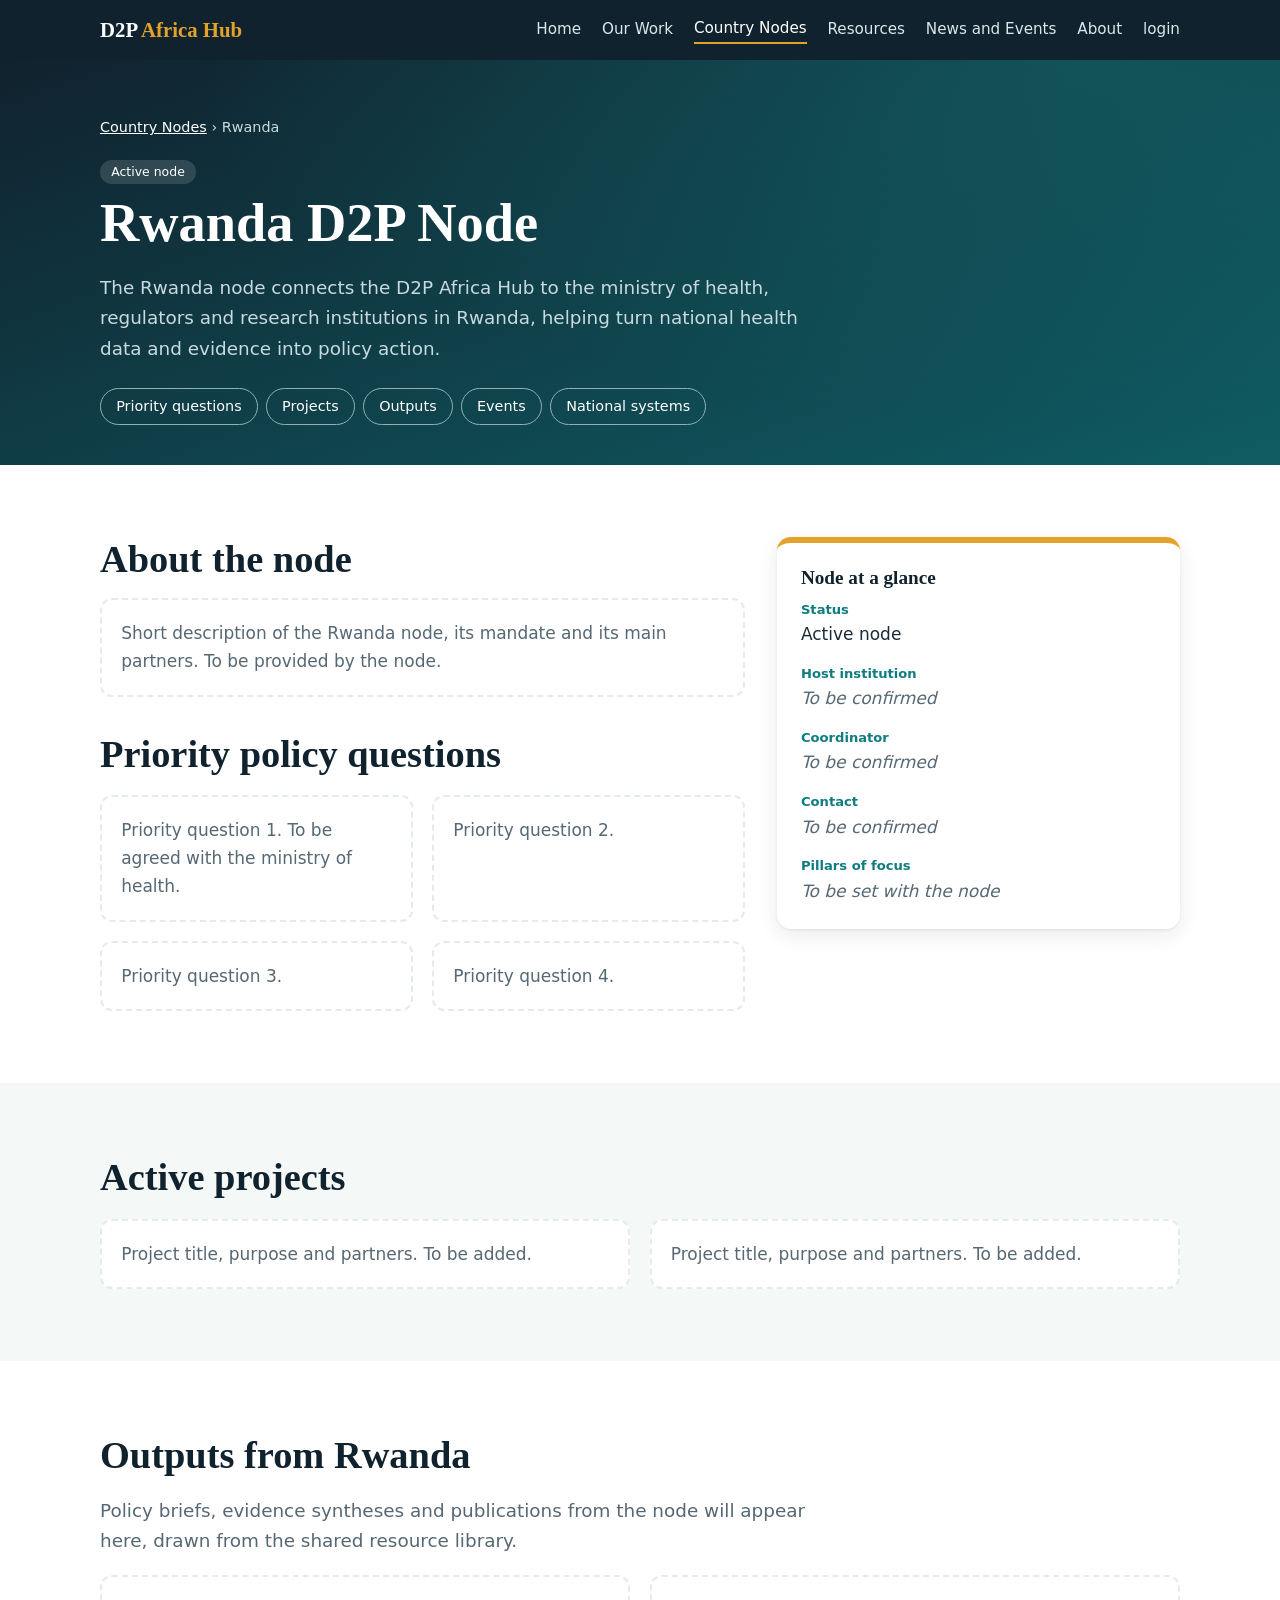
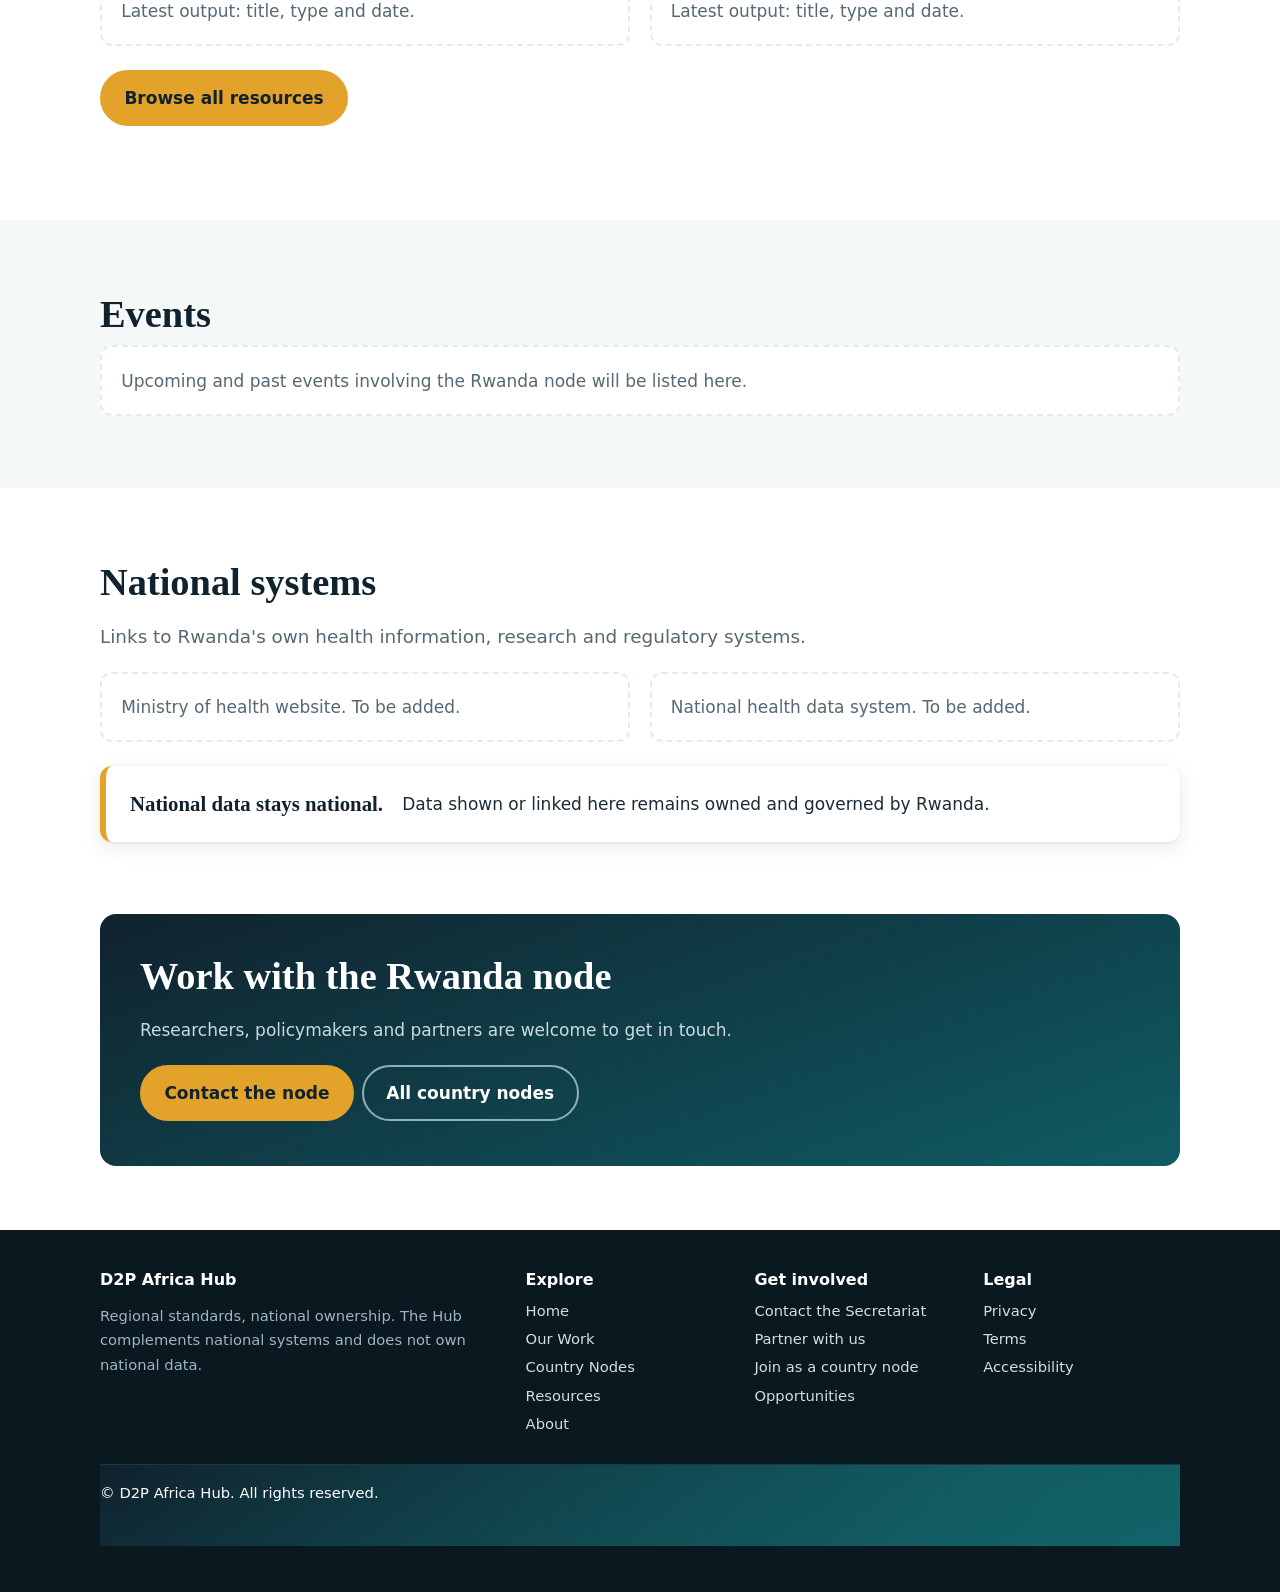
<file: Rwanda.html>
<!doctype html>
<html lang="en">
<head>
<meta charset="utf-8">
<meta name="viewport" content="width=device-width, initial-scale=1, viewport-fit=cover">
<title>Rwanda Node | D2P Africa Hub</title>
<style>
:root{--ink:#10222e;--lagoon:#0f7c80;--ochre:#e3a32b;--paper:#ffffff;--sage:#f4f8f7;--text:#1c2b35;--muted:#566873;--line:#e4ebe9;--sh:0 6px 20px rgba(16,34,46,.09),0 1px 3px rgba(16,34,46,.07);--card:#fff;--hero1:#10222e;--hero2:#0f5c63;
--serif:Georgia,"Iowan Old Style","Times New Roman",serif;--sans:system-ui,-apple-system,"Segoe UI",Roboto,Arial,sans-serif;
box-sizing:border-box;padding-top:env(safe-area-inset-top,0px);padding-bottom:env(safe-area-inset-bottom,0px)}
:root[data-theme="dark"]{--paper:#0c161d;--sage:#122029;--text:#e6eef1;--muted:#9bb0ba;--line:#243845;--card:#12202a;--ink:#e6eef1;--lagoon:#46c2c6;--sh:0 6px 20px rgba(0,0,0,.45)}
html{scroll-behavior:smooth;scroll-padding-top:calc(4.5rem + env(safe-area-inset-top,0px))}
*{box-sizing:border-box}
body{margin:0;background:var(--paper);color:var(--text);font:1.0625rem/1.65 var(--sans)}
a{color:var(--lagoon)}
:focus-visible{outline:3px solid var(--ochre);outline-offset:2px}
.w{max-width:1120px;margin:0 auto;padding:0 1.25rem}
h1,h2,h3{font-family:var(--serif);line-height:1.15;color:var(--ink);margin:0 0 .6rem}
h2{font-size:clamp(1.7rem,3.6vw,2.4rem)}h3{font-size:1.2rem}
.sec{padding:4.5rem 0}.alt{background:var(--sage)}
.lede{max-width:62ch;color:var(--muted);font-size:1.15rem}
/* header */
header.top{position:sticky;top:0;z-index:20;background:#10222e;color:#fff;padding-top:env(safe-area-inset-top,0px)}
.bar{display:flex;align-items:center;justify-content:space-between;gap:1rem;min-height:3.75rem}
.brand{font:700 1.3rem var(--serif);color:#fff;text-decoration:none}.brand b{color:var(--ochre)}
nav.main{display:flex;gap:1.3rem;align-items:center}nav.main a{color:#dbe7ea;text-decoration:none;font-size:.95rem}
nav.main a:hover{color:#fff}
.join{background:var(--ochre);color:#10222e!important;padding:.45rem 1rem;border-radius:999px;font-weight:700}
.mb{display:none;background:none;border:1px solid #6b8591;color:#fff;border-radius:6px;padding:.35rem .8rem;font:inherit}
.util{background:#0a1820;color:#9fb6bf;font-size:.82rem}.util .w{display:flex;justify-content:flex-end;gap:1.2rem;padding-top:.3rem;padding-bottom:.3rem}
.util a,.util button{color:#9fb6bf;text-decoration:none;background:none;border:0;font:inherit;cursor:pointer}
@media(max-width:860px){.mb{display:block}nav.main{display:none;position:absolute;left:0;right:0;top:100%;background:#10222e;flex-direction:column;align-items:flex-start;padding:1rem 1.25rem 1.5rem}nav.main.open{display:flex}}
/* hero */
.hero{background:radial-gradient(900px 400px at 85% 0,#17808055,transparent),linear-gradient(160deg,var(--hero1),var(--hero2));color:#fff;padding:4.5rem 0 3rem}
.hero h1{color:#fff;font-size:clamp(2.3rem,6vw,4.2rem);max-width:15ch;letter-spacing:-.01em}
.hero .tag{font:italic 1.35rem var(--serif);color:var(--ochre);margin:.2rem 0 1rem}
.hero p.lede{color:#c9dadf}
.btn{display:inline-block;padding:.75rem 1.4rem;border-radius:999px;font-weight:700;text-decoration:none;background:var(--ochre);color:#10222e;border:2px solid var(--ochre);margin:.3rem .5rem .3rem 0}
.btn.o{background:transparent;color:#fff;border-color:#8fb0b8}
/* pipeline */
.pipe{margin-top:3rem}
.rail{display:flex;list-style:none;margin:0;padding:0;overflow-x:auto;gap:0;scrollbar-width:thin}
.rail li{flex:1 0 108px;position:relative;text-align:center}
.rail li:not(:last-child)::after{content:"";position:absolute;top:1.35rem;left:50%;width:100%;height:2px;background:#4b7c85}
.rail button{position:relative;z-index:1;background:none;border:0;color:#c9dadf;font:inherit;font-size:.88rem;cursor:pointer;padding:0 .2rem;width:100%}
.rail .dot{display:grid;place-items:center;width:2.7rem;height:2.7rem;margin:0 auto .4rem;border-radius:50%;background:#10222e;border:2px solid #4b7c85;font-weight:700;color:#fff}
.rail button[aria-selected=true] .dot{background:var(--ochre);border-color:var(--ochre);color:#10222e;transform:scale(1.12)}
.rail button[aria-selected=true]{color:#fff;font-weight:700}
.panel{margin-top:1.4rem;background:#ffffff14;border:1px solid #ffffff2e;border-radius:12px;padding:1.1rem 1.4rem;min-height:5.5rem}
.panel strong{font:600 1.2rem var(--serif);color:var(--ochre)}.panel p{margin:.3rem 0 0;color:#e8f1f3}
/* two col */
.cols{display:grid;grid-template-columns:1fr 1fr;gap:3rem;align-items:start}
@media(max-width:800px){.cols{grid-template-columns:1fr;gap:1.5rem}}
.why p{border-left:4px solid var(--ochre);padding-left:1rem;margin:0 0 1.1rem}
.does{list-style:none;padding:0;margin:0}.does li{padding:.55rem 0 .55rem 1.8rem;border-bottom:1px solid var(--line);position:relative}
.does li::before{content:"\2713";position:absolute;left:0;color:var(--lagoon);font-weight:700}
.not{background:var(--card);color:var(--text);border-left:6px solid var(--ochre);border-radius:12px;padding:1.5rem;box-shadow:var(--sh)}.not h3{color:var(--ink)}.not strong{color:var(--ink)}
/* pillars */
.pl{list-style:none;margin:2rem 0 0;padding:0;display:grid;grid-template-columns:1fr 1fr;gap:1.2rem}
@media(max-width:800px){.pl{grid-template-columns:1fr}}
.pl li{display:grid;grid-template-columns:3.2rem 1fr;gap:1rem;padding:1.4rem;background:var(--card);border-radius:12px;box-shadow:var(--sh);border-top:4px solid var(--lagoon)}
.pl .n{font:700 2.4rem/1 var(--serif);color:var(--lagoon)}
.pl h3{margin-bottom:.2rem}.pl p{margin:0;color:var(--muted)}
.pl a{text-decoration:none;color:inherit}.pl a:hover h3{color:var(--lagoon)}
/* nodes */
.nodes{display:grid;grid-template-columns:repeat(4,1fr);gap:1rem;margin-top:2rem}
@media(max-width:900px){.nodes{grid-template-columns:1fr 1fr}}@media(max-width:560px){.nodes{grid-template-columns:1fr}}
.node{background:var(--card);border:1px solid var(--line);border-top:6px solid var(--lagoon);border-radius:12px;padding:1.3rem;box-shadow:var(--sh);text-decoration:none;color:var(--text)}
.node h3{font-size:1.5rem}.node small{color:var(--muted)}
.node.next{border:2px dashed var(--lagoon);border-top-width:2px;box-shadow:none;background:var(--sage)}
.badge{display:inline-block;font-size:.78rem;background:var(--sage);border-radius:999px;padding:.1rem .7rem;margin-bottom:.5rem}
/* outputs */
.outs{display:grid;grid-template-columns:repeat(3,1fr);gap:1.2rem;margin-top:2rem}
@media(max-width:860px){.outs{grid-template-columns:1fr}}
.out{background:var(--card);border:1px solid var(--line);border-radius:12px;padding:1.4rem;box-shadow:var(--sh)}
.out p{margin:.3rem 0;color:var(--muted)}.meta{font-size:.85rem;color:var(--muted)}
/* vision */
.vision{background:var(--paper)}
.stats{display:grid;grid-template-columns:repeat(3,1fr);gap:2rem;margin-top:2rem}
@media(max-width:760px){.stats{grid-template-columns:1fr}}
.stats>div{background:var(--card);border-radius:12px;padding:1.5rem;box-shadow:var(--sh);border-bottom:5px solid var(--ochre)}
.stats strong{display:block;font:700 clamp(2.4rem,5vw,3.4rem)/1 var(--serif);color:var(--lagoon)}
.stats span{color:var(--muted)}
/* governance */
.gov{display:grid;grid-template-columns:repeat(4,1fr);gap:1rem;margin-top:2rem}
@media(max-width:900px){.gov{grid-template-columns:1fr 1fr}}@media(max-width:560px){.gov{grid-template-columns:1fr}}
.gov div{border-left:4px solid var(--ochre);background:var(--card);padding:1.1rem 1.2rem;border-radius:0 12px 12px 0;box-shadow:var(--sh)}
.gov h3{font-size:1.05rem}.gov p{margin:0;font-size:.95rem;color:var(--muted)}
/* footer */
.news{display:grid;grid-template-columns:1.2fr 1fr;gap:2.5rem;align-items:center}
@media(max-width:800px){.news{grid-template-columns:1fr}}
.news form{display:flex;gap:.5rem;flex-wrap:wrap}
.news input{box-shadow:var(--sh);flex:1 1 220px;padding:.8rem 1rem;border-radius:999px;border:1px solid var(--line);background:var(--card);color:var(--text);font:inherit}
.news button{border:0;cursor:pointer;font:inherit;font-weight:700}
#ok{color:var(--lagoon);font-weight:600;min-height:1.5rem}
.logos{display:flex;gap:.8rem;flex-wrap:wrap;margin-top:1.2rem}.logos span{border:1px dashed var(--line);border-radius:8px;padding:.6rem 1.2rem;background:var(--card);box-shadow:var(--sh);color:var(--muted);font-size:.9rem}
footer{background:#0a1820;color:#9fb6bf;padding:2.5rem 0 calc(2rem + env(safe-area-inset-bottom,0px));font-size:.92rem}
footer .f{display:grid;grid-template-columns:2fr 1fr 1fr 1fr;gap:2rem}
@media(max-width:800px){footer .f{grid-template-columns:1fr 1fr}}
footer a{color:#cfe0e4;display:block;text-decoration:none;margin:.25rem 0}footer h3{color:#fff;font:600 1rem var(--sans)}
footer .ow{border-top:1px solid #1f3743;margin-top:1.5rem;padding-top:1rem}
@media(prefers-reduced-motion:reduce){html{scroll-behavior:auto}*{transition:none!important}}

.ph{background:radial-gradient(900px 360px at 85% 0,#17808055,transparent),linear-gradient(160deg,var(--hero1),var(--hero2));color:#fff;padding:3.5rem 0 2.5rem}
.ph h1{color:#fff;font-size:clamp(2.1rem,5vw,3.4rem);max-width:18ch}.ph .lede{color:#c9dadf}
.chips{display:flex;flex-wrap:wrap;gap:.5rem;margin-top:1.5rem}.chips a{color:#fff;text-decoration:none;border:1px solid #8fb0b8;border-radius:999px;padding:.35rem .95rem;font-size:.9rem}.chips a:hover{background:#ffffff22}
.two{display:grid;grid-template-columns:1fr 1fr;gap:1.5rem;margin-top:2rem}@media(max-width:800px){.two{grid-template-columns:1fr}}
.cd{background:var(--card);border-radius:12px;padding:1.6rem;box-shadow:var(--sh);border-top:5px solid var(--lagoon)}.cd.g{border-top-color:var(--ochre)}.cd p{margin:.4rem 0 0;color:var(--muted)}
.big{font:italic 600 clamp(1.6rem,4vw,2.5rem)/1.25 var(--serif);color:var(--ink);border-left:6px solid var(--ochre);padding-left:1.2rem;margin:1.5rem 0}
.three{display:grid;grid-template-columns:repeat(3,1fr);gap:1.2rem;margin-top:1.5rem}@media(max-width:860px){.three{grid-template-columns:1fr}}
.chain{display:grid;grid-template-columns:repeat(3,1fr);gap:1rem;margin-top:2rem;counter-reset:s}@media(max-width:860px){.chain{grid-template-columns:1fr 1fr}}@media(max-width:560px){.chain{grid-template-columns:1fr}}
.chain div{background:var(--card);border-radius:12px;padding:1.1rem 1.2rem;box-shadow:var(--sh)}.chain b{display:inline-grid;place-items:center;width:1.9rem;height:1.9rem;border-radius:50%;background:var(--lagoon);color:#fff;margin-right:.5rem;font-size:.9rem}
.chain h3{display:flex;align-items:center;font-size:1.05rem}.chain p{margin:.2rem 0 0;color:var(--muted);font-size:.95rem}
.pc{background:var(--card);border-radius:12px;padding:1.4rem;box-shadow:var(--sh);border-top:4px solid var(--lagoon)}.pc ul{margin:.6rem 0 0;padding-left:1.1rem;color:var(--muted);font-size:.95rem}.pc p{margin:.3rem 0;color:var(--text)}.pc small{color:var(--lagoon);font-weight:700}
.tree{display:grid;gap:.8rem;margin-top:2rem}.tree .row{display:grid;gap:.8rem}.tree .r2{grid-template-columns:1fr 1fr}.tree .r1{grid-template-columns:minmax(0,520px);justify-content:center}.tree .r3{grid-template-columns:minmax(0,520px);justify-content:center}
@media(max-width:700px){.tree .r2{grid-template-columns:1fr}}
.tree .cd{text-align:center}.tree .cd.g{background:var(--paper)}
.stp{display:grid;grid-template-columns:repeat(3,1fr);gap:1.2rem;margin-top:1.5rem;counter-reset:q}@media(max-width:860px){.stp{grid-template-columns:1fr}}
.cta{background:linear-gradient(160deg,var(--hero1),var(--hero2));color:#fff;border-radius:16px;padding:2.5rem;margin:0 0 4rem}.cta h2{color:#fff}.cta p{color:#c9dadf;max-width:60ch}
.note{font-size:.88rem;color:var(--muted);border-left:3px solid var(--ochre);padding-left:.8rem;margin-top:1.5rem}

.ow{background:radial-gradient(900px 360px at 85% 0,#17808055,transparent),linear-gradient(160deg,var(--hero1),var(--hero2));color:#fff;padding:3.5rem 0 2.5rem}
.ow h1{color:#fff;font-size:clamp(2.1rem,5vw,3.4rem);max-width:18ch}.ow .lede{color:#c9dadf}
.chips{display:flex;flex-wrap:wrap;gap:.5rem;margin-top:1.5rem}.chips a{color:#fff;text-decoration:none;border:1px solid #8fb0b8;border-radius:999px;padding:.35rem .95rem;font-size:.9rem}.chips a:hover{background:#ffffff22}
.map{width:100%;border-collapse:separate;border-spacing:0;background:var(--card);border-radius:12px;box-shadow:var(--sh);overflow:hidden;margin-top:1.5rem;font-size:.95rem}
.mw{overflow-x:auto}.map th,.map td{padding:.7rem 1rem;text-align:left;border-bottom:1px solid var(--line)}.map th{background:var(--sage);color:var(--ink)}.map tr:last-child td{border-bottom:0}
.pr{background:var(--card);border-radius:16px;box-shadow:var(--sh);padding:2rem;border-top:6px solid var(--lagoon)}
.ph2{display:flex;gap:1.2rem;align-items:flex-start;flex-wrap:wrap}.num{font:700 3.6rem/1 var(--serif);color:var(--lagoon)}
.steps{display:flex;flex-wrap:wrap;gap:.4rem;margin:.6rem 0 0}.steps span{background:var(--sage);border-radius:999px;padding:.1rem .8rem;font-size:.82rem;color:var(--ink)}
.g4{display:grid;grid-template-columns:1fr 1fr;gap:1.5rem;margin-top:1.5rem}@media(max-width:800px){.g4{grid-template-columns:1fr}}
.g4 h3{font-size:1.05rem;color:var(--lagoon)}.g4 p,.g4 ul{margin:.2rem 0 0}.g4 ul{padding-left:1.1rem}.g4 li{margin:.2rem 0}
.rel{margin-top:1.5rem;padding-top:1rem;border-top:1px solid var(--line);display:flex;gap:1rem;flex-wrap:wrap;align-items:center;justify-content:space-between}
.draft{font-size:.85rem;color:var(--muted)}
.together{display:grid;grid-template-columns:repeat(3,1fr);gap:1.2rem;margin-top:1.5rem}@media(max-width:860px){.together{grid-template-columns:1fr}}
.cd{background:var(--card);border-radius:12px;padding:1.5rem;box-shadow:var(--sh);border-top:5px solid var(--ochre)}.cd p{margin:.4rem 0 0;color:var(--muted)}
.cta{background:linear-gradient(160deg,var(--hero1),var(--hero2));color:#fff;border-radius:16px;padding:2.5rem;margin:0 0 4rem}.cta h2{color:#fff}.cta p{color:#c9dadf;max-width:60ch}
.note{font-size:.88rem;color:var(--muted);border-left:3px solid var(--ochre);padding-left:.8rem;margin-top:1.5rem}

.nd{background:var(--card);border-radius:16px;box-shadow:var(--sh);border-top:6px solid var(--lagoon);padding:1.8rem;display:flex;flex-direction:column}
.nd h3{font-size:1.8rem}.nd dl{margin:1rem 0 0;display:grid;gap:.7rem}.nd dt{font-size:.82rem;color:var(--lagoon);font-weight:700}.nd dd{margin:0;color:var(--text)}
.tbc{color:var(--muted);font-style:italic}.nd .btn{margin-top:1.3rem;align-self:flex-start}
.n3{display:grid;grid-template-columns:repeat(3,1fr);gap:1.2rem;margin-top:2rem}@media(max-width:900px){.n3{grid-template-columns:1fr}}
.f4{display:grid;grid-template-columns:repeat(4,1fr);gap:1.1rem;margin-top:1.5rem}@media(max-width:900px){.f4{grid-template-columns:1fr 1fr}}@media(max-width:560px){.f4{grid-template-columns:1fr}}
.cd{background:var(--card);border-radius:12px;padding:1.4rem;box-shadow:var(--sh);border-top:5px solid var(--ochre)}.cd p{margin:.4rem 0 0;color:var(--muted)}.cd h3{font-size:1.1rem}
.road{display:grid;grid-template-columns:repeat(3,1fr);gap:1.2rem;margin-top:1.5rem}@media(max-width:860px){.road{grid-template-columns:1fr}}
.road .cd{border-top-color:var(--lagoon)}.road small{color:var(--lagoon);font-weight:700}
.note{font-size:.88rem;color:var(--muted);border-left:3px solid var(--ochre);padding-left:.8rem;margin-top:1.5rem}
.keep{display:flex;gap:1.2rem;align-items:center;background:var(--card);border-left:6px solid var(--ochre);border-radius:12px;box-shadow:var(--sh);padding:1.5rem}
.keep strong{font:700 1.3rem var(--serif);color:var(--ink)}

.fx{display:grid;grid-template-columns:1.6fr 1fr;gap:2rem;align-items:start}@media(max-width:860px){.fx{grid-template-columns:1fr}}
.side{background:var(--card);border-radius:14px;box-shadow:var(--sh);border-top:6px solid var(--ochre);padding:1.5rem}.side dl{margin:0;display:grid;gap:.9rem}.side dt{font-size:.82rem;color:var(--lagoon);font-weight:700}.side dd{margin:0}
.crumb{font-size:.9rem;color:#c9dadf;margin:0 0 1rem}.crumb a{color:#fff}
.slot{border:2px dashed var(--line);border-radius:12px;padding:1.2rem;color:var(--muted);background:var(--card)}
.g2{display:grid;grid-template-columns:1fr 1fr;gap:1.2rem;margin-top:1.2rem}@media(max-width:760px){.g2{grid-template-columns:1fr}}
</style>
</head>
<body>
<header class="top">
 <div class="w bar">
  <a class="brand" href="index.html">D2P <b>Africa Hub</b></a>
  <button class="mb" id="mb" aria-expanded="false" aria-controls="nav">Menu</button>
  <nav class="main" id="nav" aria-label="Main">
   <a href="index.html">Home</a>
   <a href="OurWork.html">Our Work</a>
   <a href="CountryNodes.html" aria-current="page" style="color:#fff;border-bottom:2px solid var(--ochre)">Country Nodes</a>
   <a href="#resources">Resources</a>
   <a href="#news">News and Events</a>
   <a href="About.html">About</a>
   <a href="Login.html">login</a>  
  </nav>
 </div>
</header>
<main id="top">
<section class="ow"><div class="w">
 <p class="crumb"><a href="CountryNodes.html">Country Nodes</a> &rsaquo; Rwanda</p>
 <span class="badge" style="background:#ffffff22;color:#fff">Active node</span>
 <h1>Rwanda D2P Node</h1>
 <p class="lede">The Rwanda node connects the D2P Africa Hub to the ministry of health, regulators and research institutions in Rwanda, helping turn national health data and evidence into policy action.</p>
 <nav class="chips" aria-label="On this page"><a href="#priorities">Priority questions</a><a href="#projects">Projects</a><a href="#outputs">Outputs</a><a href="#events">Events</a><a href="#systems">National systems</a></nav>
</div></section>

<section class="sec" id="about"><div class="w fx">
 <div>
  <h2>About the node</h2>
  <p class="slot">Short description of the Rwanda node, its mandate and its main partners. To be provided by the node.</p>
  <h2 id="priorities" style="margin-top:2.2rem">Priority policy questions</h2>
  <div class="g2"><div class="slot">Priority question 1. To be agreed with the ministry of health.</div><div class="slot">Priority question 2.</div><div class="slot">Priority question 3.</div><div class="slot">Priority question 4.</div></div>
 </div>
 <aside class="side"><h3>Node at a glance</h3>
  <dl><div><dt>Status</dt><dd>Active node</dd></div><div><dt>Host institution</dt><dd class="tbc">To be confirmed</dd></div><div><dt>Coordinator</dt><dd class="tbc">To be confirmed</dd></div><div><dt>Contact</dt><dd class="tbc">To be confirmed</dd></div><div><dt>Pillars of focus</dt><dd class="tbc">To be set with the node</dd></div></dl>
 </aside>
</div></section>

<section class="sec alt" id="projects"><div class="w">
 <h2>Active projects</h2>
 <div class="g2"><div class="slot">Project title, purpose and partners. To be added.</div><div class="slot">Project title, purpose and partners. To be added.</div></div>
</div></section>

<section class="sec" id="outputs"><div class="w">
 <h2>Outputs from Rwanda</h2>
 <p class="lede">Policy briefs, evidence syntheses and publications from the node will appear here, drawn from the shared resource library.</p>
 <div class="g2"><div class="slot">Latest output: title, type and date.</div><div class="slot">Latest output: title, type and date.</div></div>
 <p style="margin-top:1.2rem"><a class="btn" href="#resources">Browse all resources</a></p>
</div></section>

<section class="sec alt" id="events"><div class="w">
 <h2>Events</h2>
 <div class="slot">Upcoming and past events involving the Rwanda node will be listed here.</div>
</div></section>

<section class="sec" id="systems"><div class="w">
 <h2>National systems</h2>
 <p class="lede">Links to Rwanda's own health information, research and regulatory systems.</p>
 <div class="g2"><div class="slot">Ministry of health website. To be added.</div><div class="slot">National health data system. To be added.</div></div>
 <div class="keep" style="margin-top:1.5rem"><strong>National data stays national.</strong><span>Data shown or linked here remains owned and governed by Rwanda.</span></div>
</div></section>

<div class="w"><div class="cta"><h2>Work with the Rwanda node</h2><p>Researchers, policymakers and partners are welcome to get in touch.</p><a class="btn" href="#systems">Contact the node</a><a class="btn o" href="CountryNodes.html">All country nodes</a></div></div>
</main>
<footer id="involved">
 <div class="w">
  <div class="f">
   <div><h3>D2P Africa Hub</h3><p>Regional standards, national ownership. The Hub complements national systems and does not own national data.</p></div>
   <div><h3>Explore</h3><a href="index.html">Home</a><a href="OurWork.html">Our Work</a><a href="CountryNodes.html">Country Nodes</a><a href="#resources">Resources</a><a href="About.html">About</a></div>
   <div><h3>Get involved</h3><a href="#involved">Contact the Secretariat</a><a href="#involved">Partner with us</a><a href="#involved">Join as a country node</a><a href="#involved">Opportunities</a></div>
   <div><h3>Legal</h3><a href="#top">Privacy</a><a href="#top">Terms</a><a href="#top">Accessibility</a></div>
  </div>
  <p class="ow">&copy; D2P Africa Hub. All rights reserved.</p>
 </div>
</footer>
<script>
var mb=document.getElementById('mb'),nav=document.getElementById('nav');
mb.onclick=function(){var o=nav.classList.toggle('open');mb.setAttribute('aria-expanded',o)};
nav.addEventListener('click',function(){nav.classList.remove('open');mb.setAttribute('aria-expanded',false)});
</script>
</body>
</html>
</file>
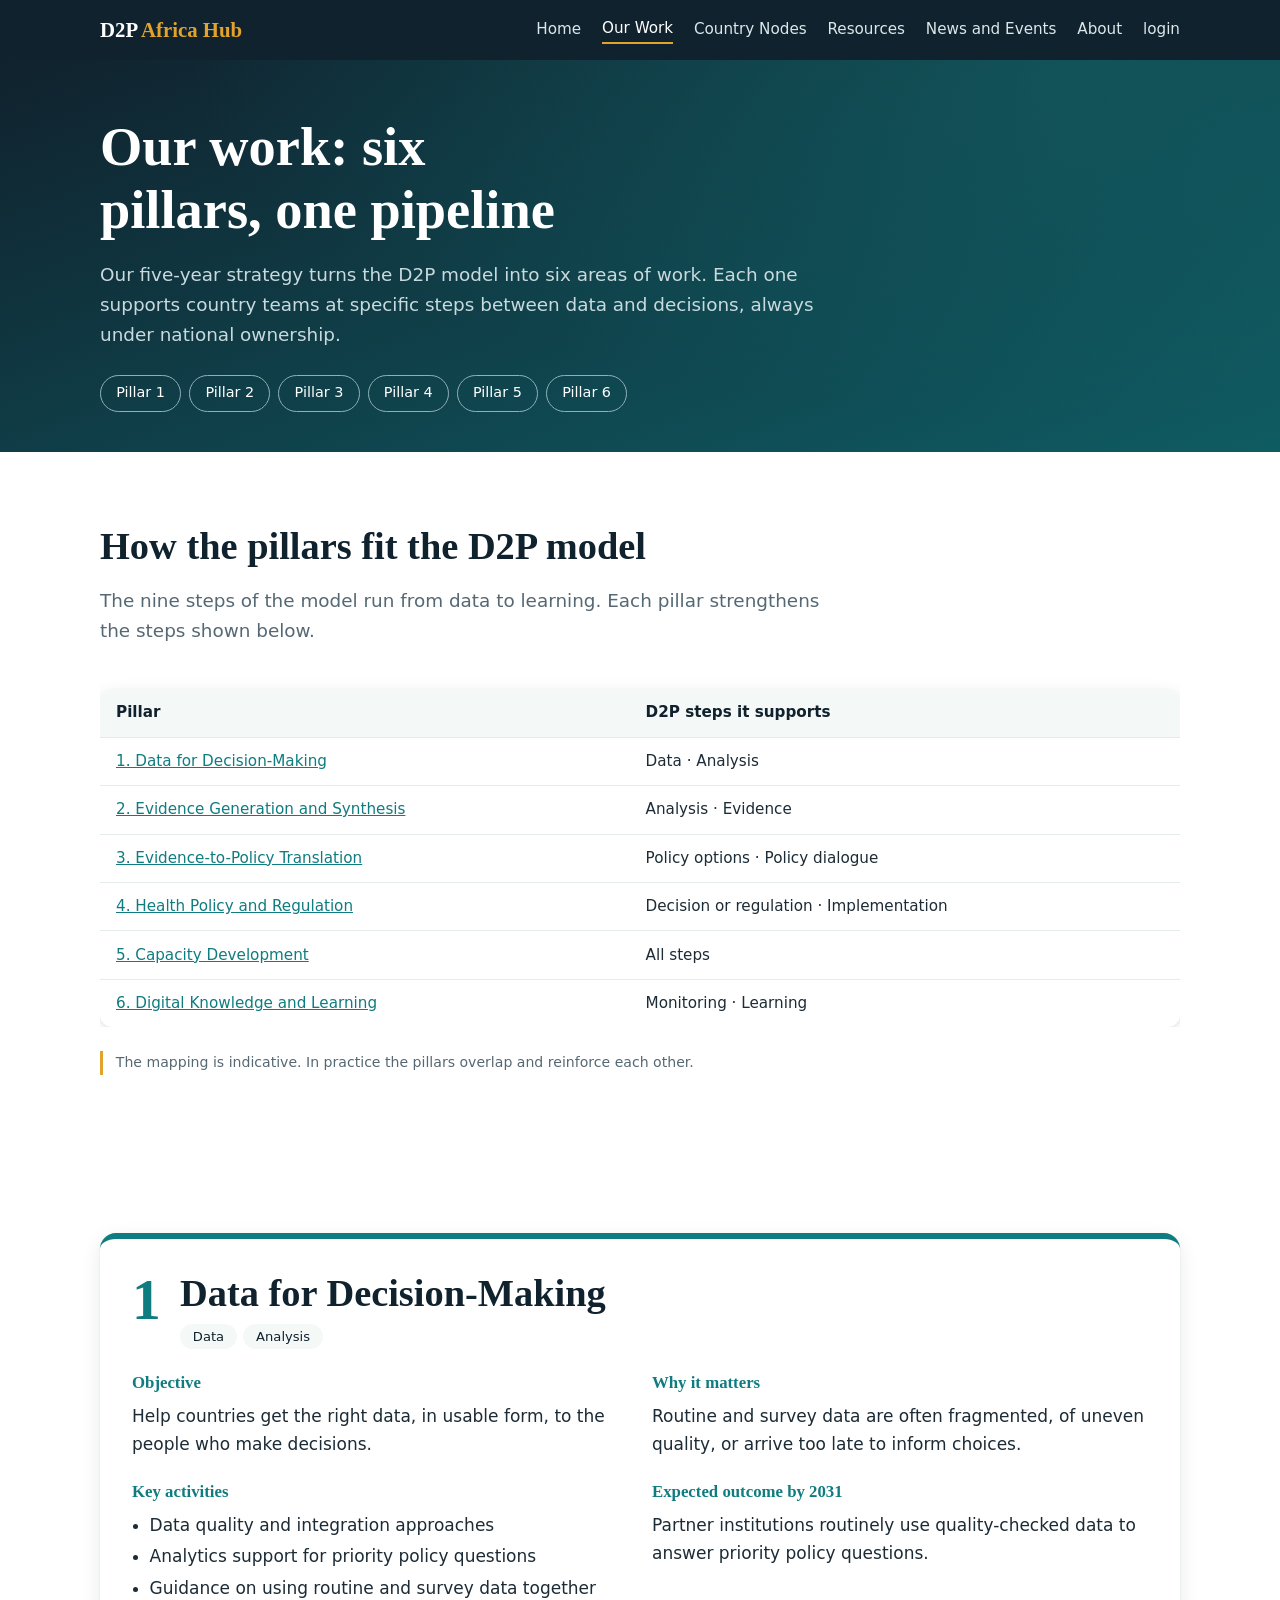
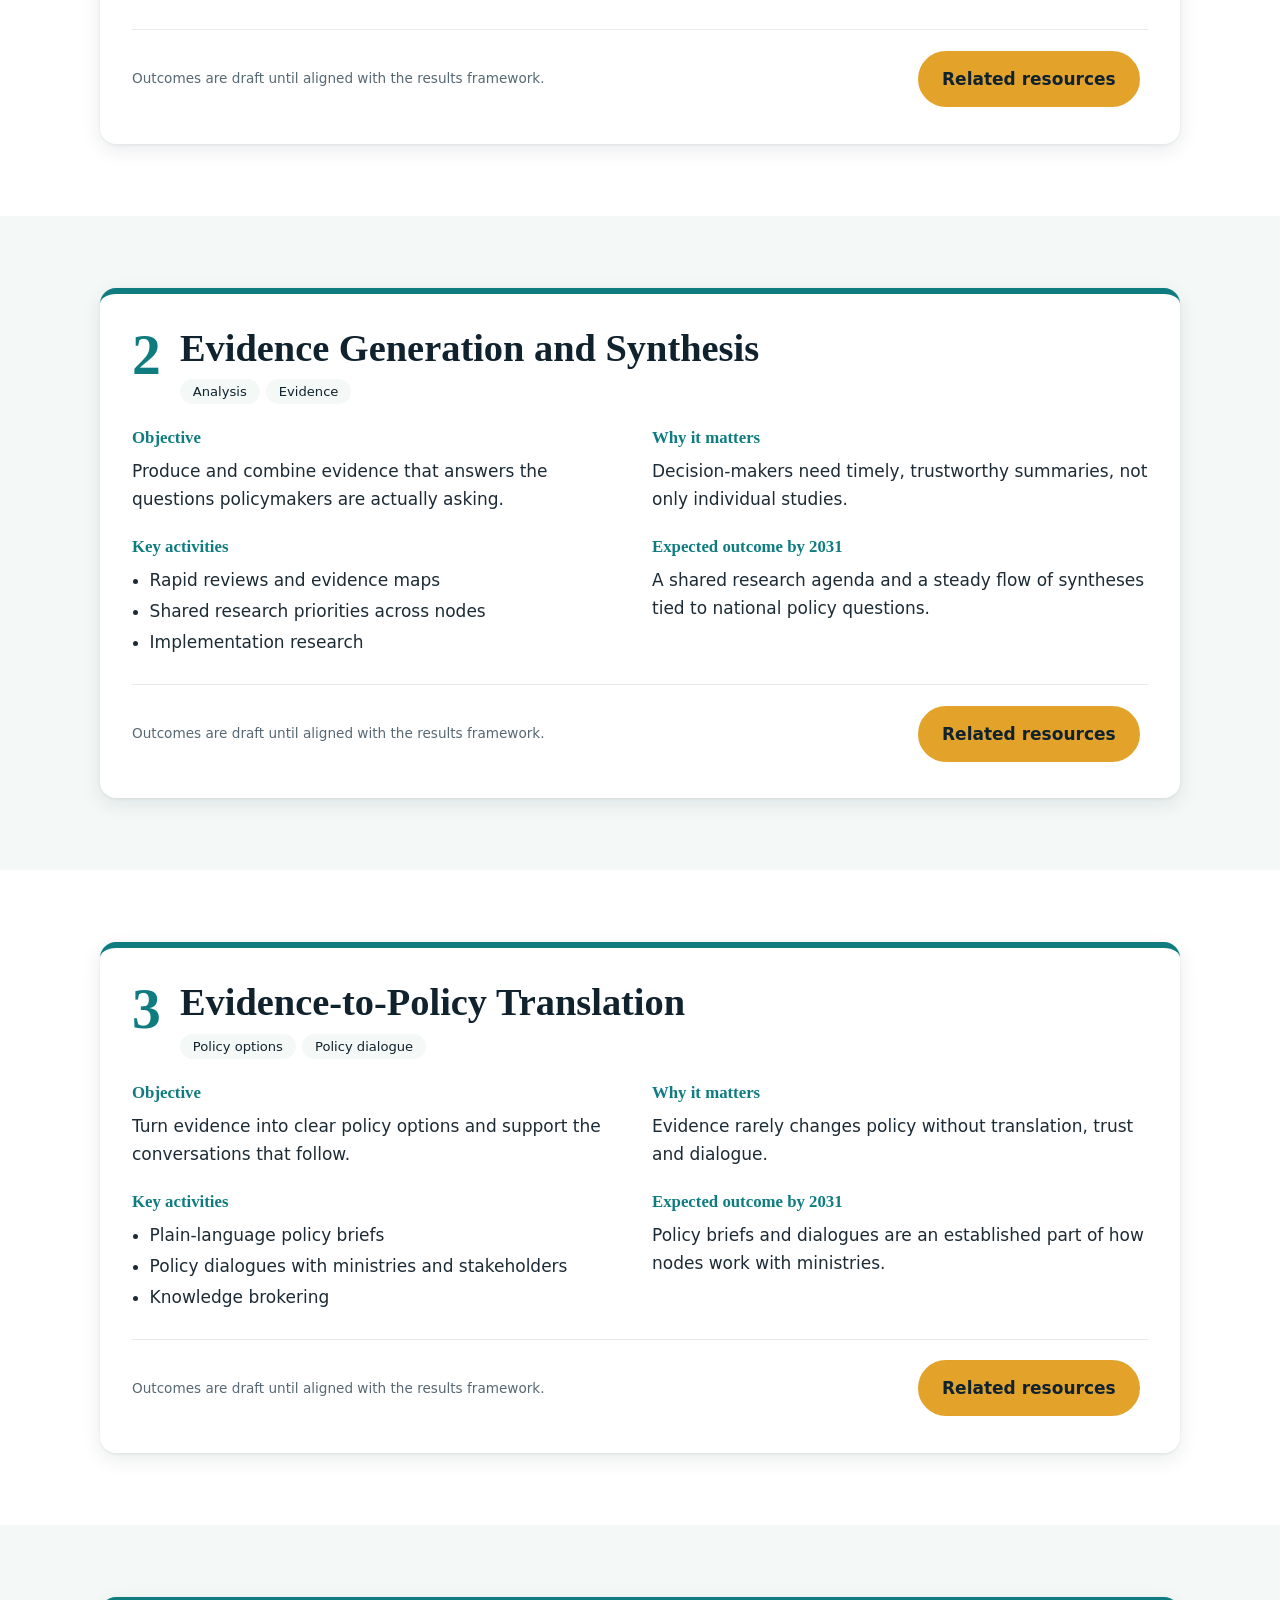
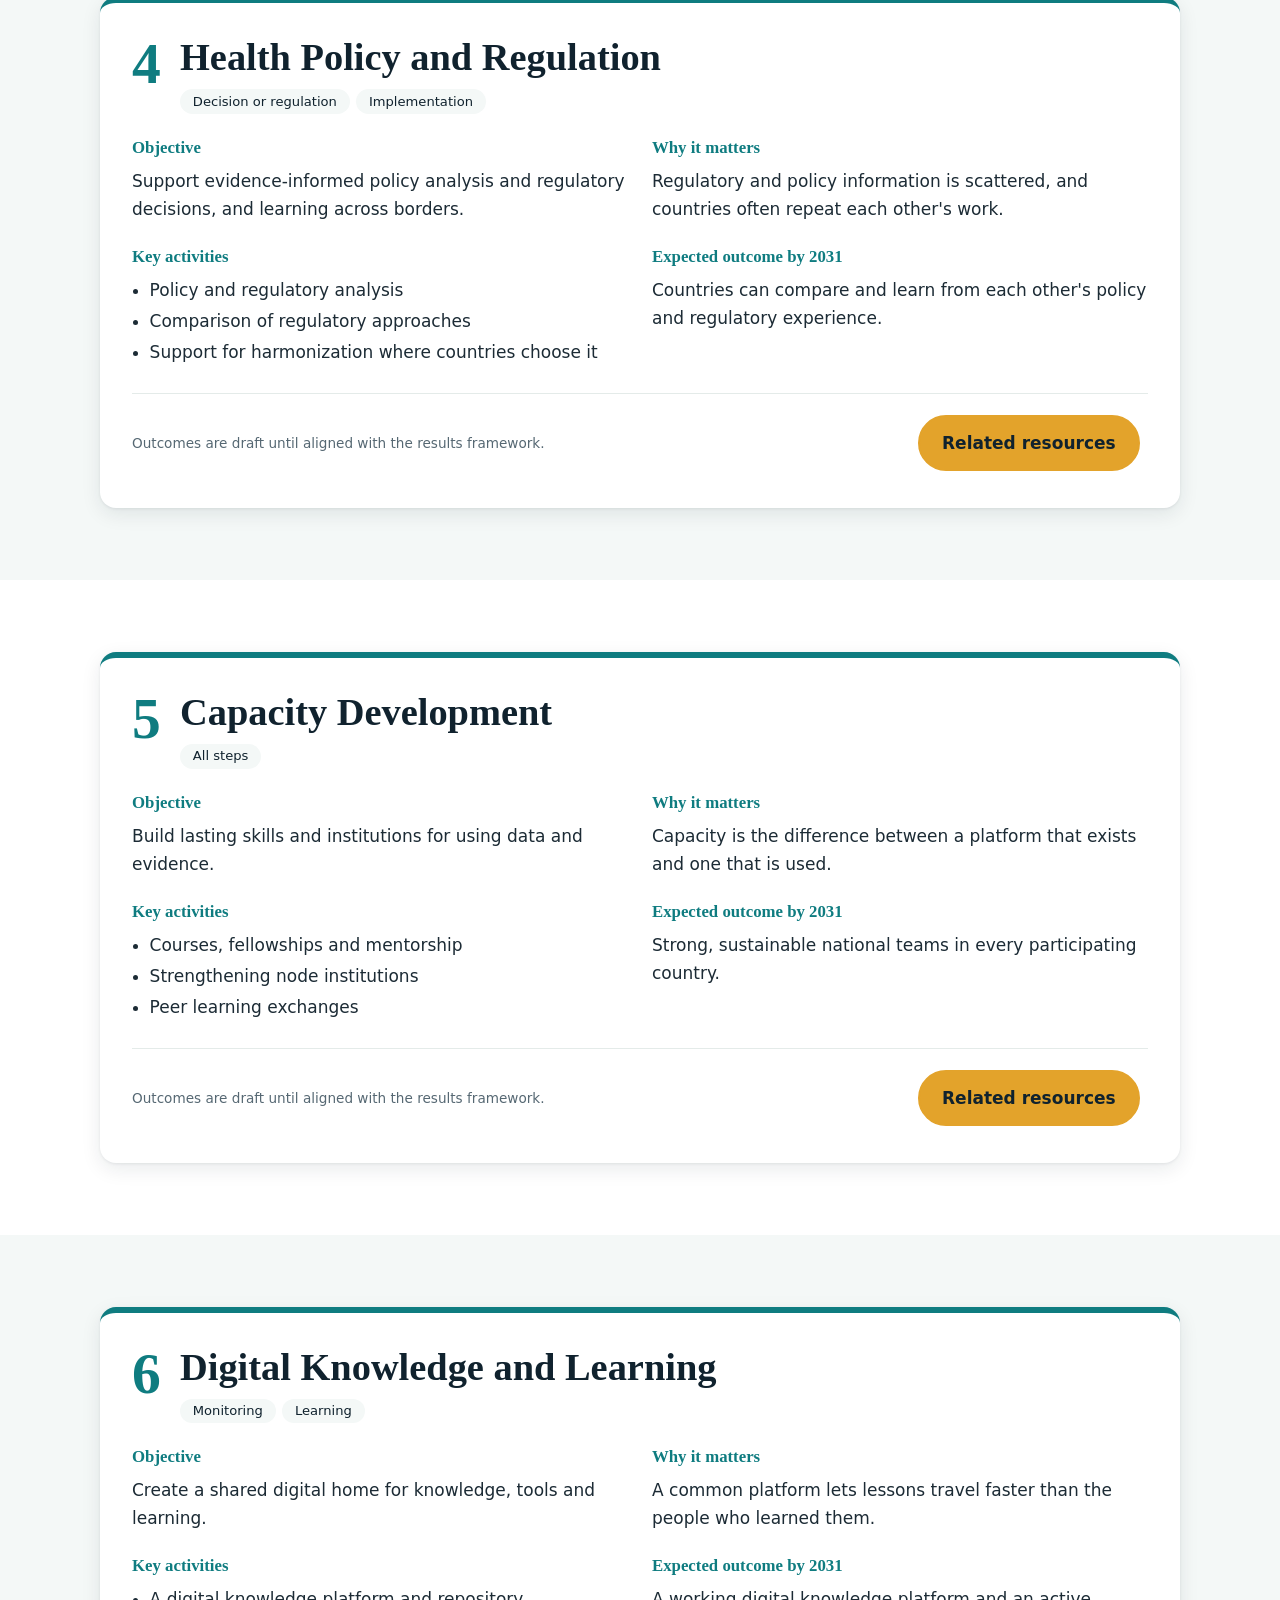
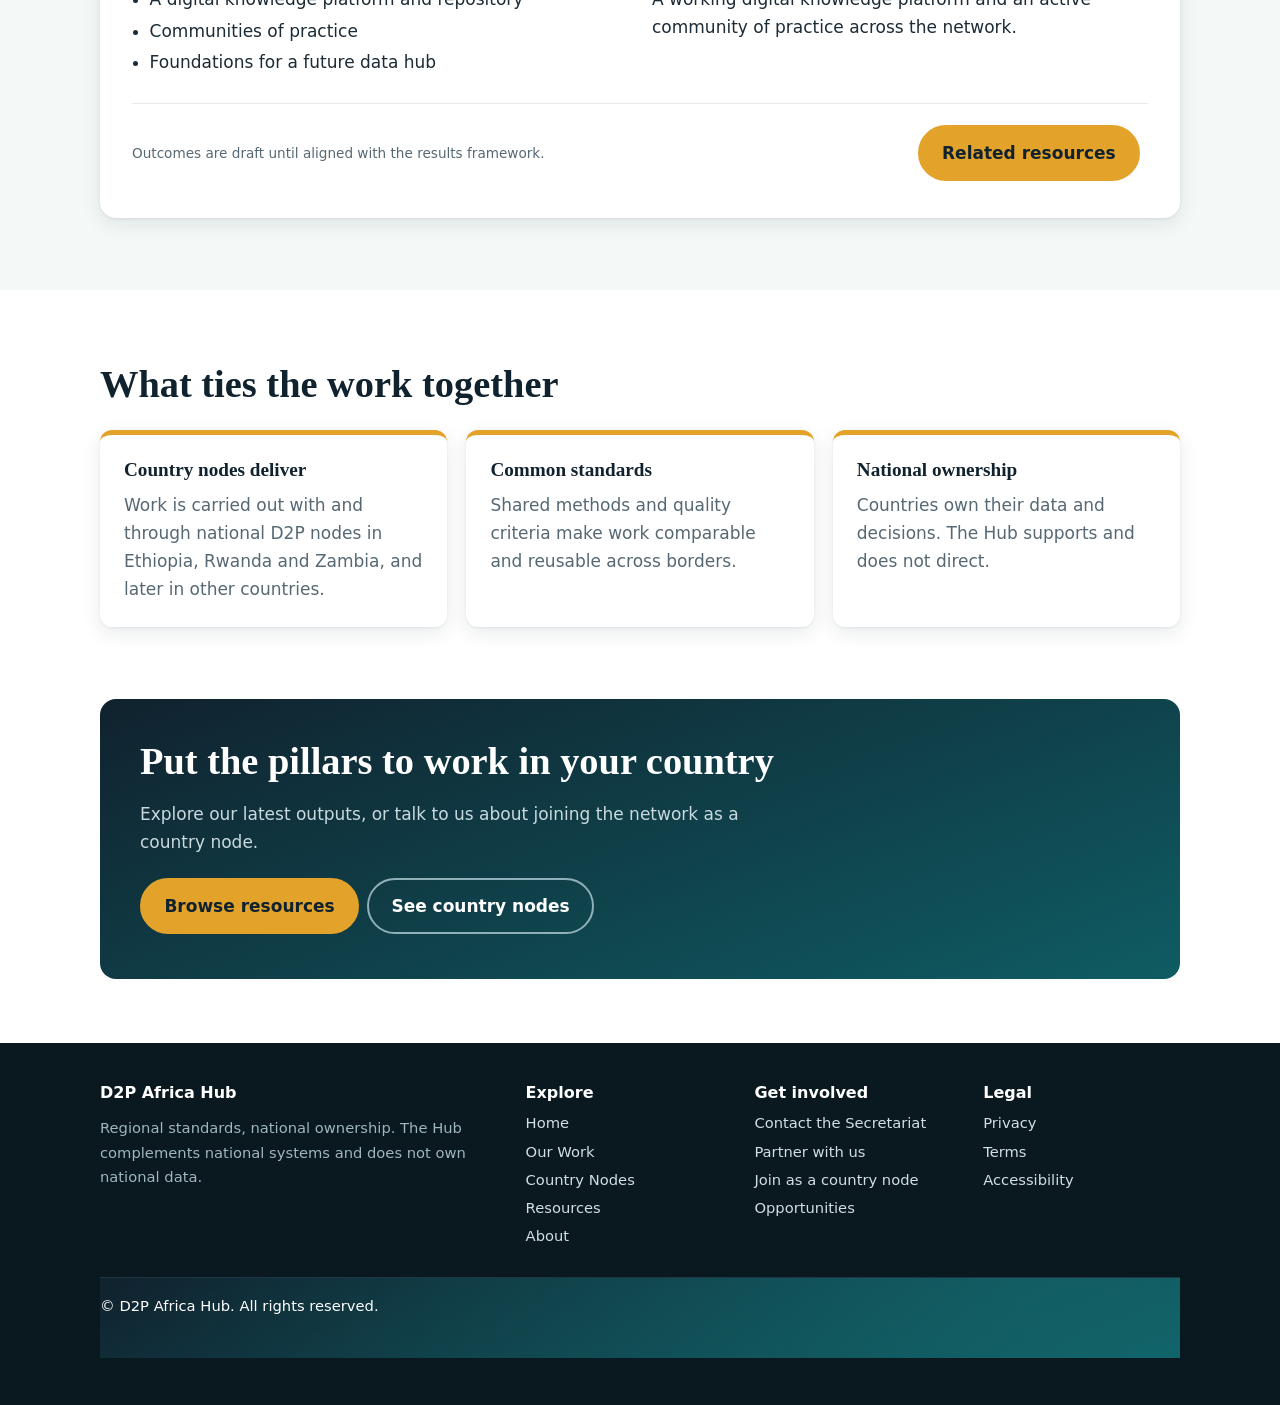
<file: Work.html>
<!doctype html>
<html lang="en">
<head>
<meta charset="utf-8">
<meta name="viewport" content="width=device-width, initial-scale=1, viewport-fit=cover">
<title>Our Work | D2P Africa Hub</title>
<style>
:root{--ink:#10222e;--lagoon:#0f7c80;--ochre:#e3a32b;--paper:#ffffff;--sage:#f4f8f7;--text:#1c2b35;--muted:#566873;--line:#e4ebe9;--sh:0 6px 20px rgba(16,34,46,.09),0 1px 3px rgba(16,34,46,.07);--card:#fff;--hero1:#10222e;--hero2:#0f5c63;
--serif:Georgia,"Iowan Old Style","Times New Roman",serif;--sans:system-ui,-apple-system,"Segoe UI",Roboto,Arial,sans-serif;
box-sizing:border-box;padding-top:env(safe-area-inset-top,0px);padding-bottom:env(safe-area-inset-bottom,0px)}
:root[data-theme="dark"]{--paper:#0c161d;--sage:#122029;--text:#e6eef1;--muted:#9bb0ba;--line:#243845;--card:#12202a;--ink:#e6eef1;--lagoon:#46c2c6;--sh:0 6px 20px rgba(0,0,0,.45)}
html{scroll-behavior:smooth;scroll-padding-top:calc(4.5rem + env(safe-area-inset-top,0px))}
*{box-sizing:border-box}
body{margin:0;background:var(--paper);color:var(--text);font:1.0625rem/1.65 var(--sans)}
a{color:var(--lagoon)}
:focus-visible{outline:3px solid var(--ochre);outline-offset:2px}
.w{max-width:1120px;margin:0 auto;padding:0 1.25rem}
h1,h2,h3{font-family:var(--serif);line-height:1.15;color:var(--ink);margin:0 0 .6rem}
h2{font-size:clamp(1.7rem,3.6vw,2.4rem)}h3{font-size:1.2rem}
.sec{padding:4.5rem 0}.alt{background:var(--sage)}
.lede{max-width:62ch;color:var(--muted);font-size:1.15rem}
/* header */
header.top{position:sticky;top:0;z-index:20;background:#10222e;color:#fff;padding-top:env(safe-area-inset-top,0px)}
.bar{display:flex;align-items:center;justify-content:space-between;gap:1rem;min-height:3.75rem}
.brand{font:700 1.3rem var(--serif);color:#fff;text-decoration:none}.brand b{color:var(--ochre)}
nav.main{display:flex;gap:1.3rem;align-items:center}nav.main a{color:#dbe7ea;text-decoration:none;font-size:.95rem}
nav.main a:hover{color:#fff}
.join{background:var(--ochre);color:#10222e!important;padding:.45rem 1rem;border-radius:999px;font-weight:700}
.mb{display:none;background:none;border:1px solid #6b8591;color:#fff;border-radius:6px;padding:.35rem .8rem;font:inherit}
.util{background:#0a1820;color:#9fb6bf;font-size:.82rem}.util .w{display:flex;justify-content:flex-end;gap:1.2rem;padding-top:.3rem;padding-bottom:.3rem}
.util a,.util button{color:#9fb6bf;text-decoration:none;background:none;border:0;font:inherit;cursor:pointer}
@media(max-width:860px){.mb{display:block}nav.main{display:none;position:absolute;left:0;right:0;top:100%;background:#10222e;flex-direction:column;align-items:flex-start;padding:1rem 1.25rem 1.5rem}nav.main.open{display:flex}}
/* hero */
.hero{background:radial-gradient(900px 400px at 85% 0,#17808055,transparent),linear-gradient(160deg,var(--hero1),var(--hero2));color:#fff;padding:4.5rem 0 3rem}
.hero h1{color:#fff;font-size:clamp(2.3rem,6vw,4.2rem);max-width:15ch;letter-spacing:-.01em}
.hero .tag{font:italic 1.35rem var(--serif);color:var(--ochre);margin:.2rem 0 1rem}
.hero p.lede{color:#c9dadf}
.btn{display:inline-block;padding:.75rem 1.4rem;border-radius:999px;font-weight:700;text-decoration:none;background:var(--ochre);color:#10222e;border:2px solid var(--ochre);margin:.3rem .5rem .3rem 0}
.btn.o{background:transparent;color:#fff;border-color:#8fb0b8}
/* pipeline */
.pipe{margin-top:3rem}
.rail{display:flex;list-style:none;margin:0;padding:0;overflow-x:auto;gap:0;scrollbar-width:thin}
.rail li{flex:1 0 108px;position:relative;text-align:center}
.rail li:not(:last-child)::after{content:"";position:absolute;top:1.35rem;left:50%;width:100%;height:2px;background:#4b7c85}
.rail button{position:relative;z-index:1;background:none;border:0;color:#c9dadf;font:inherit;font-size:.88rem;cursor:pointer;padding:0 .2rem;width:100%}
.rail .dot{display:grid;place-items:center;width:2.7rem;height:2.7rem;margin:0 auto .4rem;border-radius:50%;background:#10222e;border:2px solid #4b7c85;font-weight:700;color:#fff}
.rail button[aria-selected=true] .dot{background:var(--ochre);border-color:var(--ochre);color:#10222e;transform:scale(1.12)}
.rail button[aria-selected=true]{color:#fff;font-weight:700}
.panel{margin-top:1.4rem;background:#ffffff14;border:1px solid #ffffff2e;border-radius:12px;padding:1.1rem 1.4rem;min-height:5.5rem}
.panel strong{font:600 1.2rem var(--serif);color:var(--ochre)}.panel p{margin:.3rem 0 0;color:#e8f1f3}
/* two col */
.cols{display:grid;grid-template-columns:1fr 1fr;gap:3rem;align-items:start}
@media(max-width:800px){.cols{grid-template-columns:1fr;gap:1.5rem}}
.why p{border-left:4px solid var(--ochre);padding-left:1rem;margin:0 0 1.1rem}
.does{list-style:none;padding:0;margin:0}.does li{padding:.55rem 0 .55rem 1.8rem;border-bottom:1px solid var(--line);position:relative}
.does li::before{content:"\2713";position:absolute;left:0;color:var(--lagoon);font-weight:700}
.not{background:var(--card);color:var(--text);border-left:6px solid var(--ochre);border-radius:12px;padding:1.5rem;box-shadow:var(--sh)}.not h3{color:var(--ink)}.not strong{color:var(--ink)}
/* pillars */
.pl{list-style:none;margin:2rem 0 0;padding:0;display:grid;grid-template-columns:1fr 1fr;gap:1.2rem}
@media(max-width:800px){.pl{grid-template-columns:1fr}}
.pl li{display:grid;grid-template-columns:3.2rem 1fr;gap:1rem;padding:1.4rem;background:var(--card);border-radius:12px;box-shadow:var(--sh);border-top:4px solid var(--lagoon)}
.pl .n{font:700 2.4rem/1 var(--serif);color:var(--lagoon)}
.pl h3{margin-bottom:.2rem}.pl p{margin:0;color:var(--muted)}
.pl a{text-decoration:none;color:inherit}.pl a:hover h3{color:var(--lagoon)}
/* nodes */
.nodes{display:grid;grid-template-columns:repeat(4,1fr);gap:1rem;margin-top:2rem}
@media(max-width:900px){.nodes{grid-template-columns:1fr 1fr}}@media(max-width:560px){.nodes{grid-template-columns:1fr}}
.node{background:var(--card);border:1px solid var(--line);border-top:6px solid var(--lagoon);border-radius:12px;padding:1.3rem;box-shadow:var(--sh);text-decoration:none;color:var(--text)}
.node h3{font-size:1.5rem}.node small{color:var(--muted)}
.node.next{border:2px dashed var(--lagoon);border-top-width:2px;box-shadow:none;background:var(--sage)}
.badge{display:inline-block;font-size:.78rem;background:var(--sage);border-radius:999px;padding:.1rem .7rem;margin-bottom:.5rem}
/* outputs */
.outs{display:grid;grid-template-columns:repeat(3,1fr);gap:1.2rem;margin-top:2rem}
@media(max-width:860px){.outs{grid-template-columns:1fr}}
.out{background:var(--card);border:1px solid var(--line);border-radius:12px;padding:1.4rem;box-shadow:var(--sh)}
.out p{margin:.3rem 0;color:var(--muted)}.meta{font-size:.85rem;color:var(--muted)}
/* vision */
.vision{background:var(--paper)}
.stats{display:grid;grid-template-columns:repeat(3,1fr);gap:2rem;margin-top:2rem}
@media(max-width:760px){.stats{grid-template-columns:1fr}}
.stats>div{background:var(--card);border-radius:12px;padding:1.5rem;box-shadow:var(--sh);border-bottom:5px solid var(--ochre)}
.stats strong{display:block;font:700 clamp(2.4rem,5vw,3.4rem)/1 var(--serif);color:var(--lagoon)}
.stats span{color:var(--muted)}
/* governance */
.gov{display:grid;grid-template-columns:repeat(4,1fr);gap:1rem;margin-top:2rem}
@media(max-width:900px){.gov{grid-template-columns:1fr 1fr}}@media(max-width:560px){.gov{grid-template-columns:1fr}}
.gov div{border-left:4px solid var(--ochre);background:var(--card);padding:1.1rem 1.2rem;border-radius:0 12px 12px 0;box-shadow:var(--sh)}
.gov h3{font-size:1.05rem}.gov p{margin:0;font-size:.95rem;color:var(--muted)}
/* footer */
.news{display:grid;grid-template-columns:1.2fr 1fr;gap:2.5rem;align-items:center}
@media(max-width:800px){.news{grid-template-columns:1fr}}
.news form{display:flex;gap:.5rem;flex-wrap:wrap}
.news input{box-shadow:var(--sh);flex:1 1 220px;padding:.8rem 1rem;border-radius:999px;border:1px solid var(--line);background:var(--card);color:var(--text);font:inherit}
.news button{border:0;cursor:pointer;font:inherit;font-weight:700}
#ok{color:var(--lagoon);font-weight:600;min-height:1.5rem}
.logos{display:flex;gap:.8rem;flex-wrap:wrap;margin-top:1.2rem}.logos span{border:1px dashed var(--line);border-radius:8px;padding:.6rem 1.2rem;background:var(--card);box-shadow:var(--sh);color:var(--muted);font-size:.9rem}
footer{background:#0a1820;color:#9fb6bf;padding:2.5rem 0 calc(2rem + env(safe-area-inset-bottom,0px));font-size:.92rem}
footer .f{display:grid;grid-template-columns:2fr 1fr 1fr 1fr;gap:2rem}
@media(max-width:800px){footer .f{grid-template-columns:1fr 1fr}}
footer a{color:#cfe0e4;display:block;text-decoration:none;margin:.25rem 0}footer h3{color:#fff;font:600 1rem var(--sans)}
footer .ow{border-top:1px solid #1f3743;margin-top:1.5rem;padding-top:1rem}
@media(prefers-reduced-motion:reduce){html{scroll-behavior:auto}*{transition:none!important}}

.ph{background:radial-gradient(900px 360px at 85% 0,#17808055,transparent),linear-gradient(160deg,var(--hero1),var(--hero2));color:#fff;padding:3.5rem 0 2.5rem}
.ph h1{color:#fff;font-size:clamp(2.1rem,5vw,3.4rem);max-width:18ch}.ph .lede{color:#c9dadf}
.chips{display:flex;flex-wrap:wrap;gap:.5rem;margin-top:1.5rem}.chips a{color:#fff;text-decoration:none;border:1px solid #8fb0b8;border-radius:999px;padding:.35rem .95rem;font-size:.9rem}.chips a:hover{background:#ffffff22}
.two{display:grid;grid-template-columns:1fr 1fr;gap:1.5rem;margin-top:2rem}@media(max-width:800px){.two{grid-template-columns:1fr}}
.cd{background:var(--card);border-radius:12px;padding:1.6rem;box-shadow:var(--sh);border-top:5px solid var(--lagoon)}.cd.g{border-top-color:var(--ochre)}.cd p{margin:.4rem 0 0;color:var(--muted)}
.big{font:italic 600 clamp(1.6rem,4vw,2.5rem)/1.25 var(--serif);color:var(--ink);border-left:6px solid var(--ochre);padding-left:1.2rem;margin:1.5rem 0}
.three{display:grid;grid-template-columns:repeat(3,1fr);gap:1.2rem;margin-top:1.5rem}@media(max-width:860px){.three{grid-template-columns:1fr}}
.chain{display:grid;grid-template-columns:repeat(3,1fr);gap:1rem;margin-top:2rem;counter-reset:s}@media(max-width:860px){.chain{grid-template-columns:1fr 1fr}}@media(max-width:560px){.chain{grid-template-columns:1fr}}
.chain div{background:var(--card);border-radius:12px;padding:1.1rem 1.2rem;box-shadow:var(--sh)}.chain b{display:inline-grid;place-items:center;width:1.9rem;height:1.9rem;border-radius:50%;background:var(--lagoon);color:#fff;margin-right:.5rem;font-size:.9rem}
.chain h3{display:flex;align-items:center;font-size:1.05rem}.chain p{margin:.2rem 0 0;color:var(--muted);font-size:.95rem}
.pc{background:var(--card);border-radius:12px;padding:1.4rem;box-shadow:var(--sh);border-top:4px solid var(--lagoon)}.pc ul{margin:.6rem 0 0;padding-left:1.1rem;color:var(--muted);font-size:.95rem}.pc p{margin:.3rem 0;color:var(--text)}.pc small{color:var(--lagoon);font-weight:700}
.tree{display:grid;gap:.8rem;margin-top:2rem}.tree .row{display:grid;gap:.8rem}.tree .r2{grid-template-columns:1fr 1fr}.tree .r1{grid-template-columns:minmax(0,520px);justify-content:center}.tree .r3{grid-template-columns:minmax(0,520px);justify-content:center}
@media(max-width:700px){.tree .r2{grid-template-columns:1fr}}
.tree .cd{text-align:center}.tree .cd.g{background:var(--paper)}
.stp{display:grid;grid-template-columns:repeat(3,1fr);gap:1.2rem;margin-top:1.5rem;counter-reset:q}@media(max-width:860px){.stp{grid-template-columns:1fr}}
.cta{background:linear-gradient(160deg,var(--hero1),var(--hero2));color:#fff;border-radius:16px;padding:2.5rem;margin:0 0 4rem}.cta h2{color:#fff}.cta p{color:#c9dadf;max-width:60ch}
.note{font-size:.88rem;color:var(--muted);border-left:3px solid var(--ochre);padding-left:.8rem;margin-top:1.5rem}

.ow{background:radial-gradient(900px 360px at 85% 0,#17808055,transparent),linear-gradient(160deg,var(--hero1),var(--hero2));color:#fff;padding:3.5rem 0 2.5rem}
.ow h1{color:#fff;font-size:clamp(2.1rem,5vw,3.4rem);max-width:18ch}.ow .lede{color:#c9dadf}
.chips{display:flex;flex-wrap:wrap;gap:.5rem;margin-top:1.5rem}.chips a{color:#fff;text-decoration:none;border:1px solid #8fb0b8;border-radius:999px;padding:.35rem .95rem;font-size:.9rem}.chips a:hover{background:#ffffff22}
.map{width:100%;border-collapse:separate;border-spacing:0;background:var(--card);border-radius:12px;box-shadow:var(--sh);overflow:hidden;margin-top:1.5rem;font-size:.95rem}
.mw{overflow-x:auto}.map th,.map td{padding:.7rem 1rem;text-align:left;border-bottom:1px solid var(--line)}.map th{background:var(--sage);color:var(--ink)}.map tr:last-child td{border-bottom:0}
.pr{background:var(--card);border-radius:16px;box-shadow:var(--sh);padding:2rem;border-top:6px solid var(--lagoon)}
.ph2{display:flex;gap:1.2rem;align-items:flex-start;flex-wrap:wrap}.num{font:700 3.6rem/1 var(--serif);color:var(--lagoon)}
.steps{display:flex;flex-wrap:wrap;gap:.4rem;margin:.6rem 0 0}.steps span{background:var(--sage);border-radius:999px;padding:.1rem .8rem;font-size:.82rem;color:var(--ink)}
.g4{display:grid;grid-template-columns:1fr 1fr;gap:1.5rem;margin-top:1.5rem}@media(max-width:800px){.g4{grid-template-columns:1fr}}
.g4 h3{font-size:1.05rem;color:var(--lagoon)}.g4 p,.g4 ul{margin:.2rem 0 0}.g4 ul{padding-left:1.1rem}.g4 li{margin:.2rem 0}
.rel{margin-top:1.5rem;padding-top:1rem;border-top:1px solid var(--line);display:flex;gap:1rem;flex-wrap:wrap;align-items:center;justify-content:space-between}
.draft{font-size:.85rem;color:var(--muted)}
.together{display:grid;grid-template-columns:repeat(3,1fr);gap:1.2rem;margin-top:1.5rem}@media(max-width:860px){.together{grid-template-columns:1fr}}
.cd{background:var(--card);border-radius:12px;padding:1.5rem;box-shadow:var(--sh);border-top:5px solid var(--ochre)}.cd p{margin:.4rem 0 0;color:var(--muted)}
.cta{background:linear-gradient(160deg,var(--hero1),var(--hero2));color:#fff;border-radius:16px;padding:2.5rem;margin:0 0 4rem}.cta h2{color:#fff}.cta p{color:#c9dadf;max-width:60ch}
.note{font-size:.88rem;color:var(--muted);border-left:3px solid var(--ochre);padding-left:.8rem;margin-top:1.5rem}
</style>
</head>
<body>
<header class="top">
 <div class="w bar">
  <a class="brand" href="index.html">D2P <b>Africa Hub</b></a>
  <button class="mb" id="mb" aria-expanded="false" aria-controls="nav">Menu</button>
  <nav class="main" id="nav" aria-label="Main">
   <a href="index.html">Home</a>
   <a href="Work.html" aria-current="page" style="color:#fff;border-bottom:2px solid var(--ochre)">Our Work</a>
   <a href="Africa_Hub.html">Country Nodes</a>
   <a href="Resources.html">Resources</a>
   <a href="Events.html">News and Events</a>
   <a href="About.html">About</a>
  <a href="Login.html">login</a>  
  </nav>
 </div>
</header>
<main id="top">
<section class="ow"><div class="w">
 <h1>Our work: six pillars, one pipeline</h1>
 <p class="lede">Our five-year strategy turns the D2P model into six areas of work. Each one supports country teams at specific steps between data and decisions, always under national ownership.</p>
 <nav class="chips" aria-label="Pillars"><a href="#p1">Pillar 1</a><a href="#p2">Pillar 2</a><a href="#p3">Pillar 3</a><a href="#p4">Pillar 4</a><a href="#p5">Pillar 5</a><a href="#p6">Pillar 6</a></nav>
</div></section>

<section class="sec" id="how"><div class="w">
 <h2>How the pillars fit the D2P model</h2>
 <p class="lede">The nine steps of the model run from data to learning. Each pillar strengthens the steps shown below.</p>
 <div class="mw"><table class="map"><thead><tr><th>Pillar</th><th>D2P steps it supports</th></tr></thead><tbody><tr><td><a href="#p1">1. Data for Decision-Making</a></td><td>Data · Analysis</td></tr><tr><td><a href="#p2">2. Evidence Generation and Synthesis</a></td><td>Analysis · Evidence</td></tr><tr><td><a href="#p3">3. Evidence-to-Policy Translation</a></td><td>Policy options · Policy dialogue</td></tr><tr><td><a href="#p4">4. Health Policy and Regulation</a></td><td>Decision or regulation · Implementation</td></tr><tr><td><a href="#p5">5. Capacity Development</a></td><td>All steps</td></tr><tr><td><a href="#p6">6. Digital Knowledge and Learning</a></td><td>Monitoring · Learning</td></tr></tbody></table></div>
 <p class="note">The mapping is indicative. In practice the pillars overlap and reinforce each other.</p>
</div></section>
<section class="sec" id="p1"><div class="w"><div class="pr">
<div class="ph2"><span class="num">1</span><div><h2 style="margin:0">Data for Decision-Making</h2><div class="steps"><span>Data</span><span>Analysis</span></div></div></div>
<div class="g4"><div><h3>Objective</h3><p>Help countries get the right data, in usable form, to the people who make decisions.</p></div><div><h3>Why it matters</h3><p>Routine and survey data are often fragmented, of uneven quality, or arrive too late to inform choices.</p></div>
<div><h3>Key activities</h3><ul><li>Data quality and integration approaches</li><li>Analytics support for priority policy questions</li><li>Guidance on using routine and survey data together</li></ul></div><div><h3>Expected outcome by 2031</h3><p>Partner institutions routinely use quality-checked data to answer priority policy questions.</p></div></div>
<div class="rel"><span class="draft">Outcomes are draft until aligned with the results framework.</span><a class="btn" href="#resources">Related resources</a></div>
</div></div></section><section class="sec alt" id="p2"><div class="w"><div class="pr">
<div class="ph2"><span class="num">2</span><div><h2 style="margin:0">Evidence Generation and Synthesis</h2><div class="steps"><span>Analysis</span><span>Evidence</span></div></div></div>
<div class="g4"><div><h3>Objective</h3><p>Produce and combine evidence that answers the questions policymakers are actually asking.</p></div><div><h3>Why it matters</h3><p>Decision-makers need timely, trustworthy summaries, not only individual studies.</p></div>
<div><h3>Key activities</h3><ul><li>Rapid reviews and evidence maps</li><li>Shared research priorities across nodes</li><li>Implementation research</li></ul></div><div><h3>Expected outcome by 2031</h3><p>A shared research agenda and a steady flow of syntheses tied to national policy questions.</p></div></div>
<div class="rel"><span class="draft">Outcomes are draft until aligned with the results framework.</span><a class="btn" href="#resources">Related resources</a></div>
</div></div></section><section class="sec" id="p3"><div class="w"><div class="pr">
<div class="ph2"><span class="num">3</span><div><h2 style="margin:0">Evidence-to-Policy Translation</h2><div class="steps"><span>Policy options</span><span>Policy dialogue</span></div></div></div>
<div class="g4"><div><h3>Objective</h3><p>Turn evidence into clear policy options and support the conversations that follow.</p></div><div><h3>Why it matters</h3><p>Evidence rarely changes policy without translation, trust and dialogue.</p></div>
<div><h3>Key activities</h3><ul><li>Plain-language policy briefs</li><li>Policy dialogues with ministries and stakeholders</li><li>Knowledge brokering</li></ul></div><div><h3>Expected outcome by 2031</h3><p>Policy briefs and dialogues are an established part of how nodes work with ministries.</p></div></div>
<div class="rel"><span class="draft">Outcomes are draft until aligned with the results framework.</span><a class="btn" href="#resources">Related resources</a></div>
</div></div></section><section class="sec alt" id="p4"><div class="w"><div class="pr">
<div class="ph2"><span class="num">4</span><div><h2 style="margin:0">Health Policy and Regulation</h2><div class="steps"><span>Decision or regulation</span><span>Implementation</span></div></div></div>
<div class="g4"><div><h3>Objective</h3><p>Support evidence-informed policy analysis and regulatory decisions, and learning across borders.</p></div><div><h3>Why it matters</h3><p>Regulatory and policy information is scattered, and countries often repeat each other's work.</p></div>
<div><h3>Key activities</h3><ul><li>Policy and regulatory analysis</li><li>Comparison of regulatory approaches</li><li>Support for harmonization where countries choose it</li></ul></div><div><h3>Expected outcome by 2031</h3><p>Countries can compare and learn from each other's policy and regulatory experience.</p></div></div>
<div class="rel"><span class="draft">Outcomes are draft until aligned with the results framework.</span><a class="btn" href="#resources">Related resources</a></div>
</div></div></section><section class="sec" id="p5"><div class="w"><div class="pr">
<div class="ph2"><span class="num">5</span><div><h2 style="margin:0">Capacity Development</h2><div class="steps"><span>All steps</span></div></div></div>
<div class="g4"><div><h3>Objective</h3><p>Build lasting skills and institutions for using data and evidence.</p></div><div><h3>Why it matters</h3><p>Capacity is the difference between a platform that exists and one that is used.</p></div>
<div><h3>Key activities</h3><ul><li>Courses, fellowships and mentorship</li><li>Strengthening node institutions</li><li>Peer learning exchanges</li></ul></div><div><h3>Expected outcome by 2031</h3><p>Strong, sustainable national teams in every participating country.</p></div></div>
<div class="rel"><span class="draft">Outcomes are draft until aligned with the results framework.</span><a class="btn" href="#resources">Related resources</a></div>
</div></div></section><section class="sec alt" id="p6"><div class="w"><div class="pr">
<div class="ph2"><span class="num">6</span><div><h2 style="margin:0">Digital Knowledge and Learning</h2><div class="steps"><span>Monitoring</span><span>Learning</span></div></div></div>
<div class="g4"><div><h3>Objective</h3><p>Create a shared digital home for knowledge, tools and learning.</p></div><div><h3>Why it matters</h3><p>A common platform lets lessons travel faster than the people who learned them.</p></div>
<div><h3>Key activities</h3><ul><li>A digital knowledge platform and repository</li><li>Communities of practice</li><li>Foundations for a future data hub</li></ul></div><div><h3>Expected outcome by 2031</h3><p>A working digital knowledge platform and an active community of practice across the network.</p></div></div>
<div class="rel"><span class="draft">Outcomes are draft until aligned with the results framework.</span><a class="btn" href="#resources">Related resources</a></div>
</div></div></section>
<section class="sec" id="together"><div class="w">
 <h2>What ties the work together</h2>
 <div class="together">
  <div class="cd"><h3>Country nodes deliver</h3><p>Work is carried out with and through national D2P nodes in Ethiopia, Rwanda and Zambia, and later in other countries.</p></div>
  <div class="cd"><h3>Common standards</h3><p>Shared methods and quality criteria make work comparable and reusable across borders.</p></div>
  <div class="cd"><h3>National ownership</h3><p>Countries own their data and decisions. The Hub supports and does not direct.</p></div>
 </div>
</div></section>

<div class="w"><div class="cta"><h2>Put the pillars to work in your country</h2><p>Explore our latest outputs, or talk to us about joining the network as a country node.</p><a class="btn" href="#resources">Browse resources</a><a class="btn o" href="#nodes">See country nodes</a></div></div>
</main>
<footer id="involved">
 <div class="w">
  <div class="f">
   <div><h3>D2P Africa Hub</h3><p>Regional standards, national ownership. The Hub complements national systems and does not own national data.</p></div>
   <div><h3>Explore</h3><a href="index.html">Home</a><a href="OurWork.html">Our Work</a><a href="#nodes">Country Nodes</a><a href="#resources">Resources</a><a href="About.html">About</a></div>
   <div><h3>Get involved</h3><a href="#involved">Contact the Secretariat</a><a href="#involved">Partner with us</a><a href="#involved">Join as a country node</a><a href="#involved">Opportunities</a></div>
   <div><h3>Legal</h3><a href="#top">Privacy</a><a href="#top">Terms</a><a href="#top">Accessibility</a></div>
  </div>
  <p class="ow">&copy; D2P Africa Hub. All rights reserved.</p>
 </div>
</footer>
<script>
var mb=document.getElementById('mb'),nav=document.getElementById('nav');
mb.onclick=function(){var o=nav.classList.toggle('open');mb.setAttribute('aria-expanded',o)};
nav.addEventListener('click',function(){nav.classList.remove('open');mb.setAttribute('aria-expanded',false)});
</script>
</body>
</html>
</file>
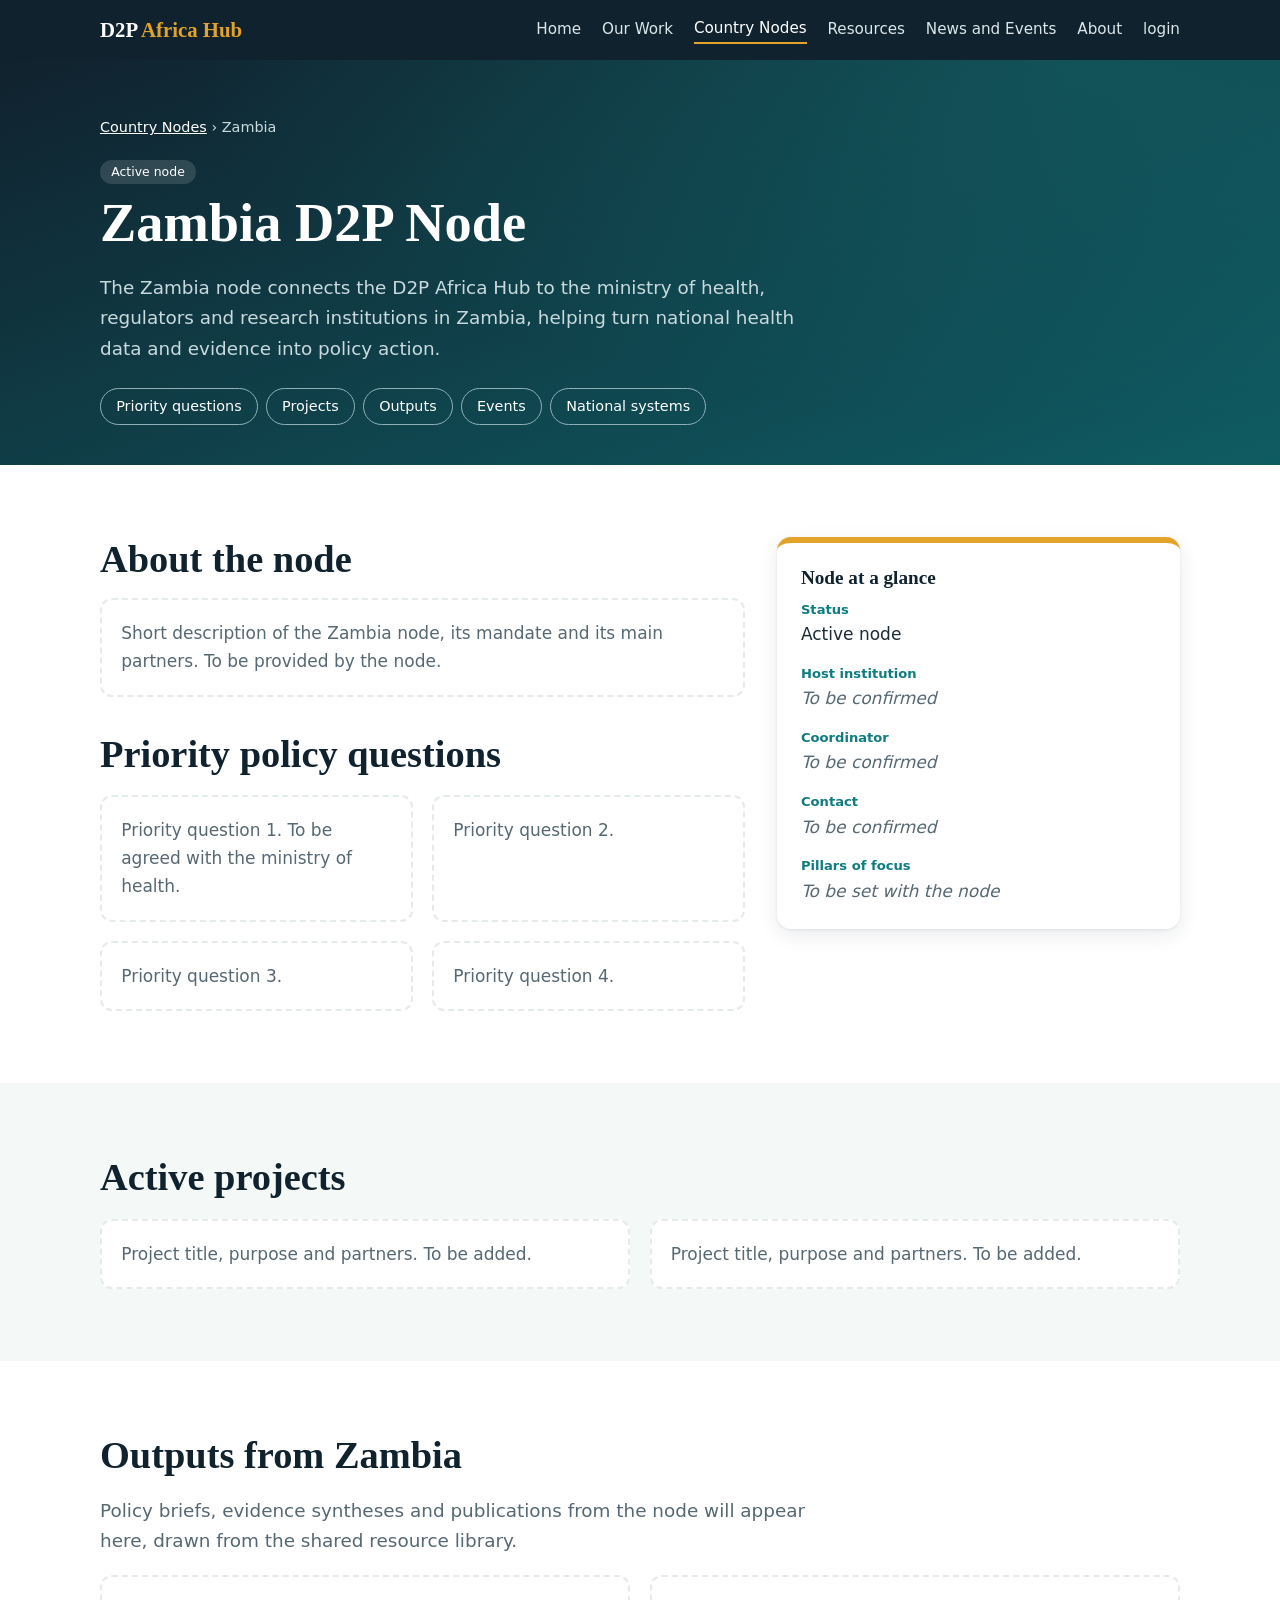
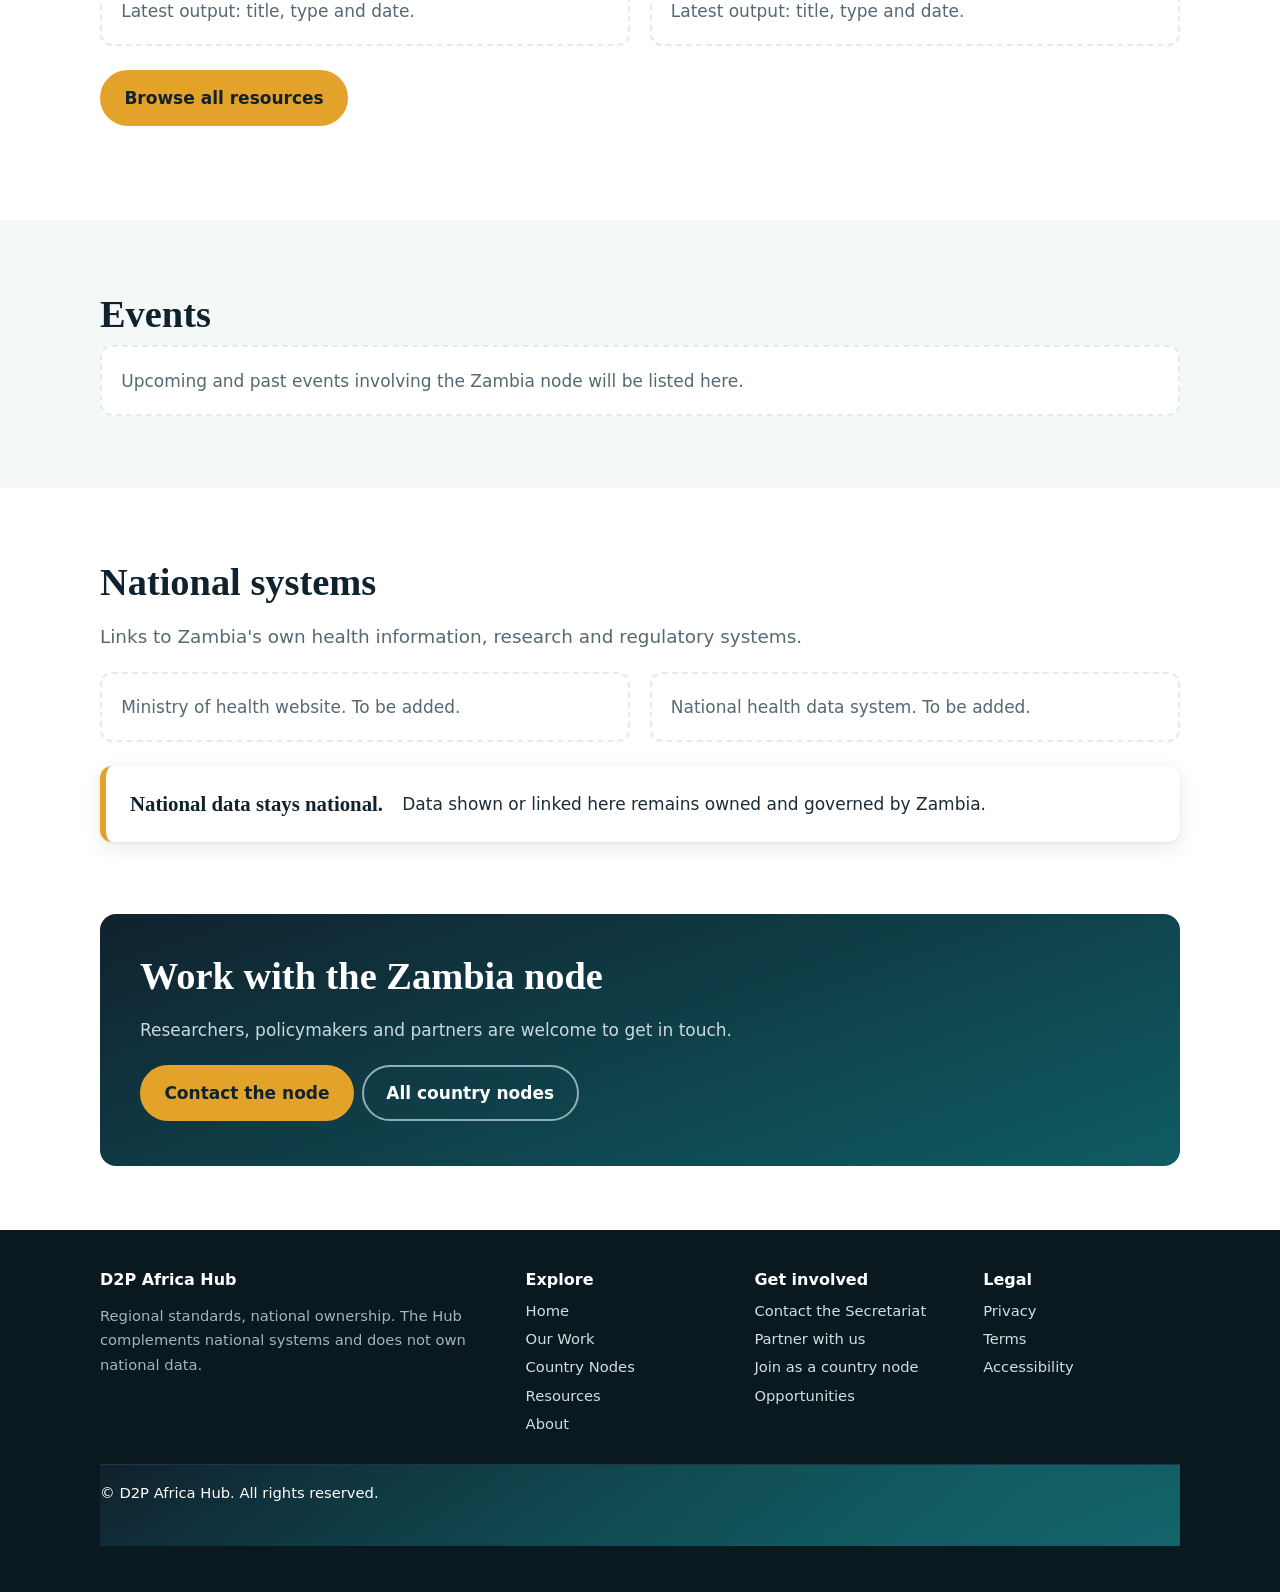
<file: Zambia.html>
<!doctype html>
<html lang="en">
<head>
<meta charset="utf-8">
<meta name="viewport" content="width=device-width, initial-scale=1, viewport-fit=cover">
<title>Zambia Node | D2P Africa Hub</title>
<style>
:root{--ink:#10222e;--lagoon:#0f7c80;--ochre:#e3a32b;--paper:#ffffff;--sage:#f4f8f7;--text:#1c2b35;--muted:#566873;--line:#e4ebe9;--sh:0 6px 20px rgba(16,34,46,.09),0 1px 3px rgba(16,34,46,.07);--card:#fff;--hero1:#10222e;--hero2:#0f5c63;
--serif:Georgia,"Iowan Old Style","Times New Roman",serif;--sans:system-ui,-apple-system,"Segoe UI",Roboto,Arial,sans-serif;
box-sizing:border-box;padding-top:env(safe-area-inset-top,0px);padding-bottom:env(safe-area-inset-bottom,0px)}
:root[data-theme="dark"]{--paper:#0c161d;--sage:#122029;--text:#e6eef1;--muted:#9bb0ba;--line:#243845;--card:#12202a;--ink:#e6eef1;--lagoon:#46c2c6;--sh:0 6px 20px rgba(0,0,0,.45)}
html{scroll-behavior:smooth;scroll-padding-top:calc(4.5rem + env(safe-area-inset-top,0px))}
*{box-sizing:border-box}
body{margin:0;background:var(--paper);color:var(--text);font:1.0625rem/1.65 var(--sans)}
a{color:var(--lagoon)}
:focus-visible{outline:3px solid var(--ochre);outline-offset:2px}
.w{max-width:1120px;margin:0 auto;padding:0 1.25rem}
h1,h2,h3{font-family:var(--serif);line-height:1.15;color:var(--ink);margin:0 0 .6rem}
h2{font-size:clamp(1.7rem,3.6vw,2.4rem)}h3{font-size:1.2rem}
.sec{padding:4.5rem 0}.alt{background:var(--sage)}
.lede{max-width:62ch;color:var(--muted);font-size:1.15rem}
/* header */
header.top{position:sticky;top:0;z-index:20;background:#10222e;color:#fff;padding-top:env(safe-area-inset-top,0px)}
.bar{display:flex;align-items:center;justify-content:space-between;gap:1rem;min-height:3.75rem}
.brand{font:700 1.3rem var(--serif);color:#fff;text-decoration:none}.brand b{color:var(--ochre)}
nav.main{display:flex;gap:1.3rem;align-items:center}nav.main a{color:#dbe7ea;text-decoration:none;font-size:.95rem}
nav.main a:hover{color:#fff}
.join{background:var(--ochre);color:#10222e!important;padding:.45rem 1rem;border-radius:999px;font-weight:700}
.mb{display:none;background:none;border:1px solid #6b8591;color:#fff;border-radius:6px;padding:.35rem .8rem;font:inherit}
.util{background:#0a1820;color:#9fb6bf;font-size:.82rem}.util .w{display:flex;justify-content:flex-end;gap:1.2rem;padding-top:.3rem;padding-bottom:.3rem}
.util a,.util button{color:#9fb6bf;text-decoration:none;background:none;border:0;font:inherit;cursor:pointer}
@media(max-width:860px){.mb{display:block}nav.main{display:none;position:absolute;left:0;right:0;top:100%;background:#10222e;flex-direction:column;align-items:flex-start;padding:1rem 1.25rem 1.5rem}nav.main.open{display:flex}}
/* hero */
.hero{background:radial-gradient(900px 400px at 85% 0,#17808055,transparent),linear-gradient(160deg,var(--hero1),var(--hero2));color:#fff;padding:4.5rem 0 3rem}
.hero h1{color:#fff;font-size:clamp(2.3rem,6vw,4.2rem);max-width:15ch;letter-spacing:-.01em}
.hero .tag{font:italic 1.35rem var(--serif);color:var(--ochre);margin:.2rem 0 1rem}
.hero p.lede{color:#c9dadf}
.btn{display:inline-block;padding:.75rem 1.4rem;border-radius:999px;font-weight:700;text-decoration:none;background:var(--ochre);color:#10222e;border:2px solid var(--ochre);margin:.3rem .5rem .3rem 0}
.btn.o{background:transparent;color:#fff;border-color:#8fb0b8}
/* pipeline */
.pipe{margin-top:3rem}
.rail{display:flex;list-style:none;margin:0;padding:0;overflow-x:auto;gap:0;scrollbar-width:thin}
.rail li{flex:1 0 108px;position:relative;text-align:center}
.rail li:not(:last-child)::after{content:"";position:absolute;top:1.35rem;left:50%;width:100%;height:2px;background:#4b7c85}
.rail button{position:relative;z-index:1;background:none;border:0;color:#c9dadf;font:inherit;font-size:.88rem;cursor:pointer;padding:0 .2rem;width:100%}
.rail .dot{display:grid;place-items:center;width:2.7rem;height:2.7rem;margin:0 auto .4rem;border-radius:50%;background:#10222e;border:2px solid #4b7c85;font-weight:700;color:#fff}
.rail button[aria-selected=true] .dot{background:var(--ochre);border-color:var(--ochre);color:#10222e;transform:scale(1.12)}
.rail button[aria-selected=true]{color:#fff;font-weight:700}
.panel{margin-top:1.4rem;background:#ffffff14;border:1px solid #ffffff2e;border-radius:12px;padding:1.1rem 1.4rem;min-height:5.5rem}
.panel strong{font:600 1.2rem var(--serif);color:var(--ochre)}.panel p{margin:.3rem 0 0;color:#e8f1f3}
/* two col */
.cols{display:grid;grid-template-columns:1fr 1fr;gap:3rem;align-items:start}
@media(max-width:800px){.cols{grid-template-columns:1fr;gap:1.5rem}}
.why p{border-left:4px solid var(--ochre);padding-left:1rem;margin:0 0 1.1rem}
.does{list-style:none;padding:0;margin:0}.does li{padding:.55rem 0 .55rem 1.8rem;border-bottom:1px solid var(--line);position:relative}
.does li::before{content:"\2713";position:absolute;left:0;color:var(--lagoon);font-weight:700}
.not{background:var(--card);color:var(--text);border-left:6px solid var(--ochre);border-radius:12px;padding:1.5rem;box-shadow:var(--sh)}.not h3{color:var(--ink)}.not strong{color:var(--ink)}
/* pillars */
.pl{list-style:none;margin:2rem 0 0;padding:0;display:grid;grid-template-columns:1fr 1fr;gap:1.2rem}
@media(max-width:800px){.pl{grid-template-columns:1fr}}
.pl li{display:grid;grid-template-columns:3.2rem 1fr;gap:1rem;padding:1.4rem;background:var(--card);border-radius:12px;box-shadow:var(--sh);border-top:4px solid var(--lagoon)}
.pl .n{font:700 2.4rem/1 var(--serif);color:var(--lagoon)}
.pl h3{margin-bottom:.2rem}.pl p{margin:0;color:var(--muted)}
.pl a{text-decoration:none;color:inherit}.pl a:hover h3{color:var(--lagoon)}
/* nodes */
.nodes{display:grid;grid-template-columns:repeat(4,1fr);gap:1rem;margin-top:2rem}
@media(max-width:900px){.nodes{grid-template-columns:1fr 1fr}}@media(max-width:560px){.nodes{grid-template-columns:1fr}}
.node{background:var(--card);border:1px solid var(--line);border-top:6px solid var(--lagoon);border-radius:12px;padding:1.3rem;box-shadow:var(--sh);text-decoration:none;color:var(--text)}
.node h3{font-size:1.5rem}.node small{color:var(--muted)}
.node.next{border:2px dashed var(--lagoon);border-top-width:2px;box-shadow:none;background:var(--sage)}
.badge{display:inline-block;font-size:.78rem;background:var(--sage);border-radius:999px;padding:.1rem .7rem;margin-bottom:.5rem}
/* outputs */
.outs{display:grid;grid-template-columns:repeat(3,1fr);gap:1.2rem;margin-top:2rem}
@media(max-width:860px){.outs{grid-template-columns:1fr}}
.out{background:var(--card);border:1px solid var(--line);border-radius:12px;padding:1.4rem;box-shadow:var(--sh)}
.out p{margin:.3rem 0;color:var(--muted)}.meta{font-size:.85rem;color:var(--muted)}
/* vision */
.vision{background:var(--paper)}
.stats{display:grid;grid-template-columns:repeat(3,1fr);gap:2rem;margin-top:2rem}
@media(max-width:760px){.stats{grid-template-columns:1fr}}
.stats>div{background:var(--card);border-radius:12px;padding:1.5rem;box-shadow:var(--sh);border-bottom:5px solid var(--ochre)}
.stats strong{display:block;font:700 clamp(2.4rem,5vw,3.4rem)/1 var(--serif);color:var(--lagoon)}
.stats span{color:var(--muted)}
/* governance */
.gov{display:grid;grid-template-columns:repeat(4,1fr);gap:1rem;margin-top:2rem}
@media(max-width:900px){.gov{grid-template-columns:1fr 1fr}}@media(max-width:560px){.gov{grid-template-columns:1fr}}
.gov div{border-left:4px solid var(--ochre);background:var(--card);padding:1.1rem 1.2rem;border-radius:0 12px 12px 0;box-shadow:var(--sh)}
.gov h3{font-size:1.05rem}.gov p{margin:0;font-size:.95rem;color:var(--muted)}
/* footer */
.news{display:grid;grid-template-columns:1.2fr 1fr;gap:2.5rem;align-items:center}
@media(max-width:800px){.news{grid-template-columns:1fr}}
.news form{display:flex;gap:.5rem;flex-wrap:wrap}
.news input{box-shadow:var(--sh);flex:1 1 220px;padding:.8rem 1rem;border-radius:999px;border:1px solid var(--line);background:var(--card);color:var(--text);font:inherit}
.news button{border:0;cursor:pointer;font:inherit;font-weight:700}
#ok{color:var(--lagoon);font-weight:600;min-height:1.5rem}
.logos{display:flex;gap:.8rem;flex-wrap:wrap;margin-top:1.2rem}.logos span{border:1px dashed var(--line);border-radius:8px;padding:.6rem 1.2rem;background:var(--card);box-shadow:var(--sh);color:var(--muted);font-size:.9rem}
footer{background:#0a1820;color:#9fb6bf;padding:2.5rem 0 calc(2rem + env(safe-area-inset-bottom,0px));font-size:.92rem}
footer .f{display:grid;grid-template-columns:2fr 1fr 1fr 1fr;gap:2rem}
@media(max-width:800px){footer .f{grid-template-columns:1fr 1fr}}
footer a{color:#cfe0e4;display:block;text-decoration:none;margin:.25rem 0}footer h3{color:#fff;font:600 1rem var(--sans)}
footer .ow{border-top:1px solid #1f3743;margin-top:1.5rem;padding-top:1rem}
@media(prefers-reduced-motion:reduce){html{scroll-behavior:auto}*{transition:none!important}}

.ph{background:radial-gradient(900px 360px at 85% 0,#17808055,transparent),linear-gradient(160deg,var(--hero1),var(--hero2));color:#fff;padding:3.5rem 0 2.5rem}
.ph h1{color:#fff;font-size:clamp(2.1rem,5vw,3.4rem);max-width:18ch}.ph .lede{color:#c9dadf}
.chips{display:flex;flex-wrap:wrap;gap:.5rem;margin-top:1.5rem}.chips a{color:#fff;text-decoration:none;border:1px solid #8fb0b8;border-radius:999px;padding:.35rem .95rem;font-size:.9rem}.chips a:hover{background:#ffffff22}
.two{display:grid;grid-template-columns:1fr 1fr;gap:1.5rem;margin-top:2rem}@media(max-width:800px){.two{grid-template-columns:1fr}}
.cd{background:var(--card);border-radius:12px;padding:1.6rem;box-shadow:var(--sh);border-top:5px solid var(--lagoon)}.cd.g{border-top-color:var(--ochre)}.cd p{margin:.4rem 0 0;color:var(--muted)}
.big{font:italic 600 clamp(1.6rem,4vw,2.5rem)/1.25 var(--serif);color:var(--ink);border-left:6px solid var(--ochre);padding-left:1.2rem;margin:1.5rem 0}
.three{display:grid;grid-template-columns:repeat(3,1fr);gap:1.2rem;margin-top:1.5rem}@media(max-width:860px){.three{grid-template-columns:1fr}}
.chain{display:grid;grid-template-columns:repeat(3,1fr);gap:1rem;margin-top:2rem;counter-reset:s}@media(max-width:860px){.chain{grid-template-columns:1fr 1fr}}@media(max-width:560px){.chain{grid-template-columns:1fr}}
.chain div{background:var(--card);border-radius:12px;padding:1.1rem 1.2rem;box-shadow:var(--sh)}.chain b{display:inline-grid;place-items:center;width:1.9rem;height:1.9rem;border-radius:50%;background:var(--lagoon);color:#fff;margin-right:.5rem;font-size:.9rem}
.chain h3{display:flex;align-items:center;font-size:1.05rem}.chain p{margin:.2rem 0 0;color:var(--muted);font-size:.95rem}
.pc{background:var(--card);border-radius:12px;padding:1.4rem;box-shadow:var(--sh);border-top:4px solid var(--lagoon)}.pc ul{margin:.6rem 0 0;padding-left:1.1rem;color:var(--muted);font-size:.95rem}.pc p{margin:.3rem 0;color:var(--text)}.pc small{color:var(--lagoon);font-weight:700}
.tree{display:grid;gap:.8rem;margin-top:2rem}.tree .row{display:grid;gap:.8rem}.tree .r2{grid-template-columns:1fr 1fr}.tree .r1{grid-template-columns:minmax(0,520px);justify-content:center}.tree .r3{grid-template-columns:minmax(0,520px);justify-content:center}
@media(max-width:700px){.tree .r2{grid-template-columns:1fr}}
.tree .cd{text-align:center}.tree .cd.g{background:var(--paper)}
.stp{display:grid;grid-template-columns:repeat(3,1fr);gap:1.2rem;margin-top:1.5rem;counter-reset:q}@media(max-width:860px){.stp{grid-template-columns:1fr}}
.cta{background:linear-gradient(160deg,var(--hero1),var(--hero2));color:#fff;border-radius:16px;padding:2.5rem;margin:0 0 4rem}.cta h2{color:#fff}.cta p{color:#c9dadf;max-width:60ch}
.note{font-size:.88rem;color:var(--muted);border-left:3px solid var(--ochre);padding-left:.8rem;margin-top:1.5rem}

.ow{background:radial-gradient(900px 360px at 85% 0,#17808055,transparent),linear-gradient(160deg,var(--hero1),var(--hero2));color:#fff;padding:3.5rem 0 2.5rem}
.ow h1{color:#fff;font-size:clamp(2.1rem,5vw,3.4rem);max-width:18ch}.ow .lede{color:#c9dadf}
.chips{display:flex;flex-wrap:wrap;gap:.5rem;margin-top:1.5rem}.chips a{color:#fff;text-decoration:none;border:1px solid #8fb0b8;border-radius:999px;padding:.35rem .95rem;font-size:.9rem}.chips a:hover{background:#ffffff22}
.map{width:100%;border-collapse:separate;border-spacing:0;background:var(--card);border-radius:12px;box-shadow:var(--sh);overflow:hidden;margin-top:1.5rem;font-size:.95rem}
.mw{overflow-x:auto}.map th,.map td{padding:.7rem 1rem;text-align:left;border-bottom:1px solid var(--line)}.map th{background:var(--sage);color:var(--ink)}.map tr:last-child td{border-bottom:0}
.pr{background:var(--card);border-radius:16px;box-shadow:var(--sh);padding:2rem;border-top:6px solid var(--lagoon)}
.ph2{display:flex;gap:1.2rem;align-items:flex-start;flex-wrap:wrap}.num{font:700 3.6rem/1 var(--serif);color:var(--lagoon)}
.steps{display:flex;flex-wrap:wrap;gap:.4rem;margin:.6rem 0 0}.steps span{background:var(--sage);border-radius:999px;padding:.1rem .8rem;font-size:.82rem;color:var(--ink)}
.g4{display:grid;grid-template-columns:1fr 1fr;gap:1.5rem;margin-top:1.5rem}@media(max-width:800px){.g4{grid-template-columns:1fr}}
.g4 h3{font-size:1.05rem;color:var(--lagoon)}.g4 p,.g4 ul{margin:.2rem 0 0}.g4 ul{padding-left:1.1rem}.g4 li{margin:.2rem 0}
.rel{margin-top:1.5rem;padding-top:1rem;border-top:1px solid var(--line);display:flex;gap:1rem;flex-wrap:wrap;align-items:center;justify-content:space-between}
.draft{font-size:.85rem;color:var(--muted)}
.together{display:grid;grid-template-columns:repeat(3,1fr);gap:1.2rem;margin-top:1.5rem}@media(max-width:860px){.together{grid-template-columns:1fr}}
.cd{background:var(--card);border-radius:12px;padding:1.5rem;box-shadow:var(--sh);border-top:5px solid var(--ochre)}.cd p{margin:.4rem 0 0;color:var(--muted)}
.cta{background:linear-gradient(160deg,var(--hero1),var(--hero2));color:#fff;border-radius:16px;padding:2.5rem;margin:0 0 4rem}.cta h2{color:#fff}.cta p{color:#c9dadf;max-width:60ch}
.note{font-size:.88rem;color:var(--muted);border-left:3px solid var(--ochre);padding-left:.8rem;margin-top:1.5rem}

.nd{background:var(--card);border-radius:16px;box-shadow:var(--sh);border-top:6px solid var(--lagoon);padding:1.8rem;display:flex;flex-direction:column}
.nd h3{font-size:1.8rem}.nd dl{margin:1rem 0 0;display:grid;gap:.7rem}.nd dt{font-size:.82rem;color:var(--lagoon);font-weight:700}.nd dd{margin:0;color:var(--text)}
.tbc{color:var(--muted);font-style:italic}.nd .btn{margin-top:1.3rem;align-self:flex-start}
.n3{display:grid;grid-template-columns:repeat(3,1fr);gap:1.2rem;margin-top:2rem}@media(max-width:900px){.n3{grid-template-columns:1fr}}
.f4{display:grid;grid-template-columns:repeat(4,1fr);gap:1.1rem;margin-top:1.5rem}@media(max-width:900px){.f4{grid-template-columns:1fr 1fr}}@media(max-width:560px){.f4{grid-template-columns:1fr}}
.cd{background:var(--card);border-radius:12px;padding:1.4rem;box-shadow:var(--sh);border-top:5px solid var(--ochre)}.cd p{margin:.4rem 0 0;color:var(--muted)}.cd h3{font-size:1.1rem}
.road{display:grid;grid-template-columns:repeat(3,1fr);gap:1.2rem;margin-top:1.5rem}@media(max-width:860px){.road{grid-template-columns:1fr}}
.road .cd{border-top-color:var(--lagoon)}.road small{color:var(--lagoon);font-weight:700}
.note{font-size:.88rem;color:var(--muted);border-left:3px solid var(--ochre);padding-left:.8rem;margin-top:1.5rem}
.keep{display:flex;gap:1.2rem;align-items:center;background:var(--card);border-left:6px solid var(--ochre);border-radius:12px;box-shadow:var(--sh);padding:1.5rem}
.keep strong{font:700 1.3rem var(--serif);color:var(--ink)}

.fx{display:grid;grid-template-columns:1.6fr 1fr;gap:2rem;align-items:start}@media(max-width:860px){.fx{grid-template-columns:1fr}}
.side{background:var(--card);border-radius:14px;box-shadow:var(--sh);border-top:6px solid var(--ochre);padding:1.5rem}.side dl{margin:0;display:grid;gap:.9rem}.side dt{font-size:.82rem;color:var(--lagoon);font-weight:700}.side dd{margin:0}
.crumb{font-size:.9rem;color:#c9dadf;margin:0 0 1rem}.crumb a{color:#fff}
.slot{border:2px dashed var(--line);border-radius:12px;padding:1.2rem;color:var(--muted);background:var(--card)}
.g2{display:grid;grid-template-columns:1fr 1fr;gap:1.2rem;margin-top:1.2rem}@media(max-width:760px){.g2{grid-template-columns:1fr}}
</style>
</head>
<body>
<header class="top">
 <div class="w bar">
  <a class="brand" href="index.html">D2P <b>Africa Hub</b></a>
  <button class="mb" id="mb" aria-expanded="false" aria-controls="nav">Menu</button>
  <nav class="main" id="nav" aria-label="Main">
   <a href="index.html">Home</a>
   <a href="OurWork.html">Our Work</a>
   <a href="CountryNodes.html" aria-current="page" style="color:#fff;border-bottom:2px solid var(--ochre)">Country Nodes</a>
   <a href="#resources">Resources</a>
   <a href="#news">News and Events</a>
   <a href="About.html">About</a>
  <a href="Login.html">login</a>  
  </nav>
 </div>
</header>
<main id="top">
<section class="ow"><div class="w">
 <p class="crumb"><a href="CountryNodes.html">Country Nodes</a> &rsaquo; Zambia</p>
 <span class="badge" style="background:#ffffff22;color:#fff">Active node</span>
 <h1>Zambia D2P Node</h1>
 <p class="lede">The Zambia node connects the D2P Africa Hub to the ministry of health, regulators and research institutions in Zambia, helping turn national health data and evidence into policy action.</p>
 <nav class="chips" aria-label="On this page"><a href="#priorities">Priority questions</a><a href="#projects">Projects</a><a href="#outputs">Outputs</a><a href="#events">Events</a><a href="#systems">National systems</a></nav>
</div></section>

<section class="sec" id="about"><div class="w fx">
 <div>
  <h2>About the node</h2>
  <p class="slot">Short description of the Zambia node, its mandate and its main partners. To be provided by the node.</p>
  <h2 id="priorities" style="margin-top:2.2rem">Priority policy questions</h2>
  <div class="g2"><div class="slot">Priority question 1. To be agreed with the ministry of health.</div><div class="slot">Priority question 2.</div><div class="slot">Priority question 3.</div><div class="slot">Priority question 4.</div></div>
 </div>
 <aside class="side"><h3>Node at a glance</h3>
  <dl><div><dt>Status</dt><dd>Active node</dd></div><div><dt>Host institution</dt><dd class="tbc">To be confirmed</dd></div><div><dt>Coordinator</dt><dd class="tbc">To be confirmed</dd></div><div><dt>Contact</dt><dd class="tbc">To be confirmed</dd></div><div><dt>Pillars of focus</dt><dd class="tbc">To be set with the node</dd></div></dl>
 </aside>
</div></section>

<section class="sec alt" id="projects"><div class="w">
 <h2>Active projects</h2>
 <div class="g2"><div class="slot">Project title, purpose and partners. To be added.</div><div class="slot">Project title, purpose and partners. To be added.</div></div>
</div></section>

<section class="sec" id="outputs"><div class="w">
 <h2>Outputs from Zambia</h2>
 <p class="lede">Policy briefs, evidence syntheses and publications from the node will appear here, drawn from the shared resource library.</p>
 <div class="g2"><div class="slot">Latest output: title, type and date.</div><div class="slot">Latest output: title, type and date.</div></div>
 <p style="margin-top:1.2rem"><a class="btn" href="#resources">Browse all resources</a></p>
</div></section>

<section class="sec alt" id="events"><div class="w">
 <h2>Events</h2>
 <div class="slot">Upcoming and past events involving the Zambia node will be listed here.</div>
</div></section>

<section class="sec" id="systems"><div class="w">
 <h2>National systems</h2>
 <p class="lede">Links to Zambia's own health information, research and regulatory systems.</p>
 <div class="g2"><div class="slot">Ministry of health website. To be added.</div><div class="slot">National health data system. To be added.</div></div>
 <div class="keep" style="margin-top:1.5rem"><strong>National data stays national.</strong><span>Data shown or linked here remains owned and governed by Zambia.</span></div>
</div></section>

<div class="w"><div class="cta"><h2>Work with the Zambia node</h2><p>Researchers, policymakers and partners are welcome to get in touch.</p><a class="btn" href="#systems">Contact the node</a><a class="btn o" href="CountryNodes.html">All country nodes</a></div></div>
</main>
<footer id="involved">
 <div class="w">
  <div class="f">
   <div><h3>D2P Africa Hub</h3><p>Regional standards, national ownership. The Hub complements national systems and does not own national data.</p></div>
   <div><h3>Explore</h3><a href="index.html">Home</a><a href="OurWork.html">Our Work</a><a href="CountryNodes.html">Country Nodes</a><a href="#resources">Resources</a><a href="About.html">About</a></div>
   <div><h3>Get involved</h3><a href="#involved">Contact the Secretariat</a><a href="#involved">Partner with us</a><a href="#involved">Join as a country node</a><a href="#involved">Opportunities</a></div>
   <div><h3>Legal</h3><a href="#top">Privacy</a><a href="#top">Terms</a><a href="#top">Accessibility</a></div>
  </div>
  <p class="ow">&copy; D2P Africa Hub. All rights reserved.</p>
 </div>
</footer>
<script>
var mb=document.getElementById('mb'),nav=document.getElementById('nav');
mb.onclick=function(){var o=nav.classList.toggle('open');mb.setAttribute('aria-expanded',o)};
nav.addEventListener('click',function(){nav.classList.remove('open');mb.setAttribute('aria-expanded',false)});
</script>
</body>
</html>
</file>
<file: css/style.css>
:root{--ink:#10222e;--lagoon:#0f7c80;--ochre:#e3a32b;--paper:#ffffff;--sage:#f4f8f7;--text:#1c2b35;--muted:#566873;--line:#e4ebe9;--sh:0 6px 20px rgba(16,34,46,.09),0 1px 3px rgba(16,34,46,.07);--card:#fff;--hero1:#10222e;--hero2:#0f5c63;
--serif:Georgia,"Iowan Old Style","Times New Roman",serif;--sans:system-ui,-apple-system,"Segoe UI",Roboto,Arial,sans-serif;
box-sizing:border-box;padding-top:env(safe-area-inset-top,0px);padding-bottom:env(safe-area-inset-bottom,0px)}
:root[data-theme="dark"]{--paper:#0c161d;--sage:#122029;--text:#e6eef1;--muted:#9bb0ba;--line:#243845;--card:#12202a;--ink:#e6eef1;--lagoon:#46c2c6;--sh:0 6px 20px rgba(0,0,0,.45)}
html{scroll-behavior:smooth;scroll-padding-top:calc(4.5rem + env(safe-area-inset-top,0px))}
*{box-sizing:border-box}
body{margin:0;background:var(--paper);color:var(--text);font:1.0625rem/1.65 var(--sans)}
a{color:var(--lagoon)}
:focus-visible{outline:3px solid var(--ochre);outline-offset:2px}
.w{max-width:1120px;margin:0 auto;padding:0 1.25rem}
h1,h2,h3{font-family:var(--serif);line-height:1.15;color:var(--ink);margin:0 0 .6rem}
h2{font-size:clamp(1.7rem,3.6vw,2.4rem)}h3{font-size:1.2rem}
.sec{padding:4.5rem 0}.alt{background:var(--sage)}
.lede{max-width:62ch;color:var(--muted);font-size:1.15rem}
/* header */
header.top{position:sticky;top:0;z-index:20;background:#10222e;color:#fff;padding-top:env(safe-area-inset-top,0px)}
.bar{display:flex;align-items:center;justify-content:space-between;gap:1rem;min-height:3.75rem}
.brand{font:700 1.3rem var(--serif);color:#fff;text-decoration:none}.brand b{color:var(--ochre)}
nav.main{display:flex;gap:1.3rem;align-items:center}nav.main a{color:#dbe7ea;text-decoration:none;font-size:.95rem}
nav.main a:hover{color:#fff}
.join{background:var(--ochre);color:#10222e!important;padding:.45rem 1rem;border-radius:999px;font-weight:700}
.mb{display:none;background:none;border:1px solid #6b8591;color:#fff;border-radius:6px;padding:.35rem .8rem;font:inherit}
.util{background:#0a1820;color:#9fb6bf;font-size:.82rem}.util .w{display:flex;justify-content:flex-end;gap:1.2rem;padding-top:.3rem;padding-bottom:.3rem}
.util a,.util button{color:#9fb6bf;text-decoration:none;background:none;border:0;font:inherit;cursor:pointer}
@media(max-width:860px){.mb{display:block}nav.main{display:none;position:absolute;left:0;right:0;top:100%;background:#10222e;flex-direction:column;align-items:flex-start;padding:1rem 1.25rem 1.5rem}nav.main.open{display:flex}}
/* hero */
.hero{background:radial-gradient(900px 400px at 85% 0,#17808055,transparent),linear-gradient(160deg,var(--hero1),var(--hero2));color:#fff;padding:4.5rem 0 3rem}
.hero h1{color:#fff;font-size:clamp(2.3rem,6vw,4.2rem);max-width:15ch;letter-spacing:-.01em}
.hero .tag{font:italic 1.35rem var(--serif);color:var(--ochre);margin:.2rem 0 1rem}
.hero p.lede{color:#c9dadf}
.btn{display:inline-block;padding:.75rem 1.4rem;border-radius:999px;font-weight:700;text-decoration:none;background:var(--ochre);color:#10222e;border:2px solid var(--ochre);margin:.3rem .5rem .3rem 0}
.btn.o{background:transparent;color:#fff;border-color:#8fb0b8}
/* pipeline */
.pipe{margin-top:3rem}
.rail{display:flex;list-style:none;margin:0;padding:0;overflow-x:auto;gap:0;scrollbar-width:thin}
.rail li{flex:1 0 108px;position:relative;text-align:center}
.rail li:not(:last-child)::after{content:"";position:absolute;top:1.35rem;left:50%;width:100%;height:2px;background:#4b7c85}
.rail button{position:relative;z-index:1;background:none;border:0;color:#c9dadf;font:inherit;font-size:.88rem;cursor:pointer;padding:0 .2rem;width:100%}
.rail .dot{display:grid;place-items:center;width:2.7rem;height:2.7rem;margin:0 auto .4rem;border-radius:50%;background:#10222e;border:2px solid #4b7c85;font-weight:700;color:#fff}
.rail button[aria-selected=true] .dot{background:var(--ochre);border-color:var(--ochre);color:#10222e;transform:scale(1.12)}
.rail button[aria-selected=true]{color:#fff;font-weight:700}
.panel{margin-top:1.4rem;background:#ffffff14;border:1px solid #ffffff2e;border-radius:12px;padding:1.1rem 1.4rem;min-height:5.5rem}
.panel strong{font:600 1.2rem var(--serif);color:var(--ochre)}.panel p{margin:.3rem 0 0;color:#e8f1f3}
/* two col */
.cols{display:grid;grid-template-columns:1fr 1fr;gap:3rem;align-items:start}
@media(max-width:800px){.cols{grid-template-columns:1fr;gap:1.5rem}}
.why p{border-left:4px solid var(--ochre);padding-left:1rem;margin:0 0 1.1rem}
.does{list-style:none;padding:0;margin:0}.does li{padding:.55rem 0 .55rem 1.8rem;border-bottom:1px solid var(--line);position:relative}
.does li::before{content:"\2713";position:absolute;left:0;color:var(--lagoon);font-weight:700}
.not{background:var(--card);color:var(--text);border-left:6px solid var(--ochre);border-radius:12px;padding:1.5rem;box-shadow:var(--sh)}.not h3{color:var(--ink)}.not strong{color:var(--ink)}
/* pillars */
.pl{list-style:none;margin:2rem 0 0;padding:0;display:grid;grid-template-columns:1fr 1fr;gap:1.2rem}
@media(max-width:800px){.pl{grid-template-columns:1fr}}
.pl li{display:grid;grid-template-columns:3.2rem 1fr;gap:1rem;padding:1.4rem;background:var(--card);border-radius:12px;box-shadow:var(--sh);border-top:4px solid var(--lagoon)}
.pl .n{font:700 2.4rem/1 var(--serif);color:var(--lagoon)}
.pl h3{margin-bottom:.2rem}.pl p{margin:0;color:var(--muted)}
.pl a{text-decoration:none;color:inherit}.pl a:hover h3{color:var(--lagoon)}
/* nodes */
.nodes{display:grid;grid-template-columns:repeat(4,1fr);gap:1rem;margin-top:2rem}
@media(max-width:900px){.nodes{grid-template-columns:1fr 1fr}}@media(max-width:560px){.nodes{grid-template-columns:1fr}}
.node{background:var(--card);border:1px solid var(--line);border-top:6px solid var(--lagoon);border-radius:12px;padding:1.3rem;box-shadow:var(--sh);text-decoration:none;color:var(--text)}
.node h3{font-size:1.5rem}.node small{color:var(--muted)}
.node.next{border:2px dashed var(--lagoon);border-top-width:2px;box-shadow:none;background:var(--sage)}
.badge{display:inline-block;font-size:.78rem;background:var(--sage);border-radius:999px;padding:.1rem .7rem;margin-bottom:.5rem}
/* outputs */
.outs{display:grid;grid-template-columns:repeat(3,1fr);gap:1.2rem;margin-top:2rem}
@media(max-width:860px){.outs{grid-template-columns:1fr}}
.out{background:var(--card);border:1px solid var(--line);border-radius:12px;padding:1.4rem;box-shadow:var(--sh)}
.out p{margin:.3rem 0;color:var(--muted)}.meta{font-size:.85rem;color:var(--muted)}
/* vision */
.vision{background:var(--paper)}
.stats{display:grid;grid-template-columns:repeat(3,1fr);gap:2rem;margin-top:2rem}
@media(max-width:760px){.stats{grid-template-columns:1fr}}
.stats>div{background:var(--card);border-radius:12px;padding:1.5rem;box-shadow:var(--sh);border-bottom:5px solid var(--ochre)}
.stats strong{display:block;font:700 clamp(2.4rem,5vw,3.4rem)/1 var(--serif);color:var(--lagoon)}
.stats span{color:var(--muted)}
/* governance */
.gov{display:grid;grid-template-columns:repeat(4,1fr);gap:1rem;margin-top:2rem}
@media(max-width:900px){.gov{grid-template-columns:1fr 1fr}}@media(max-width:560px){.gov{grid-template-columns:1fr}}
.gov div{border-left:4px solid var(--ochre);background:var(--card);padding:1.1rem 1.2rem;border-radius:0 12px 12px 0;box-shadow:var(--sh)}
.gov h3{font-size:1.05rem}.gov p{margin:0;font-size:.95rem;color:var(--muted)}
/* footer */
.news{display:grid;grid-template-columns:1.2fr 1fr;gap:2.5rem;align-items:center}
@media(max-width:800px){.news{grid-template-columns:1fr}}
.news form{display:flex;gap:.5rem;flex-wrap:wrap}
.news input{box-shadow:var(--sh);flex:1 1 220px;padding:.8rem 1rem;border-radius:999px;border:1px solid var(--line);background:var(--card);color:var(--text);font:inherit}
.news button{border:0;cursor:pointer;font:inherit;font-weight:700}
#ok{color:var(--lagoon);font-weight:600;min-height:1.5rem}
.logos{display:flex;gap:.8rem;flex-wrap:wrap;margin-top:1.2rem}.logos span{border:1px dashed var(--line);border-radius:8px;padding:.6rem 1.2rem;background:var(--card);box-shadow:var(--sh);color:var(--muted);font-size:.9rem}
footer{background:#0a1820;color:#9fb6bf;padding:2.5rem 0 calc(2rem + env(safe-area-inset-bottom,0px));font-size:.92rem}
footer .f{display:grid;grid-template-columns:2fr 1fr 1fr 1fr;gap:2rem}
@media(max-width:800px){footer .f{grid-template-columns:1fr 1fr}}
footer a{color:#cfe0e4;display:block;text-decoration:none;margin:.25rem 0}footer h3{color:#fff;font:600 1rem var(--sans)}
footer .ow{border-top:1px solid #1f3743;margin-top:1.5rem;padding-top:1rem}
@media(prefers-reduced-motion:reduce){html{scroll-behavior:auto}*{transition:none!important}}
</file>
